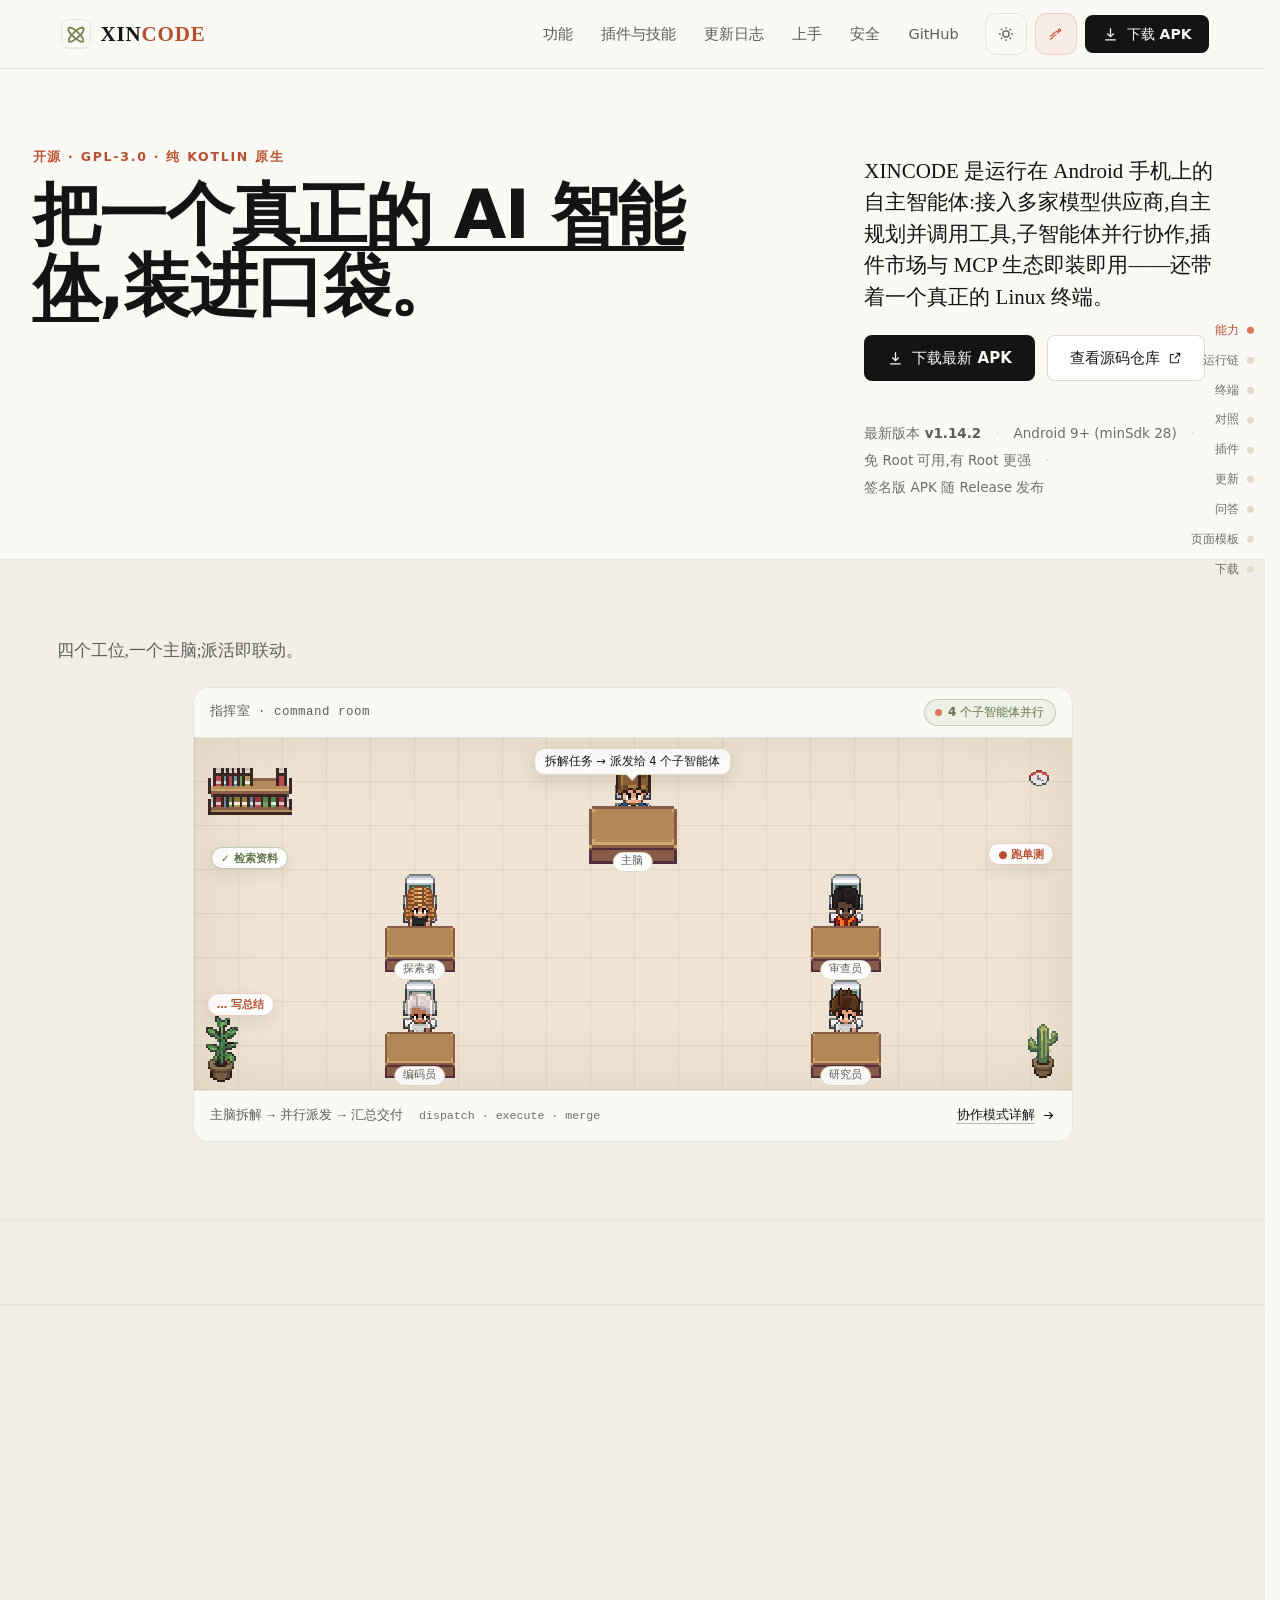
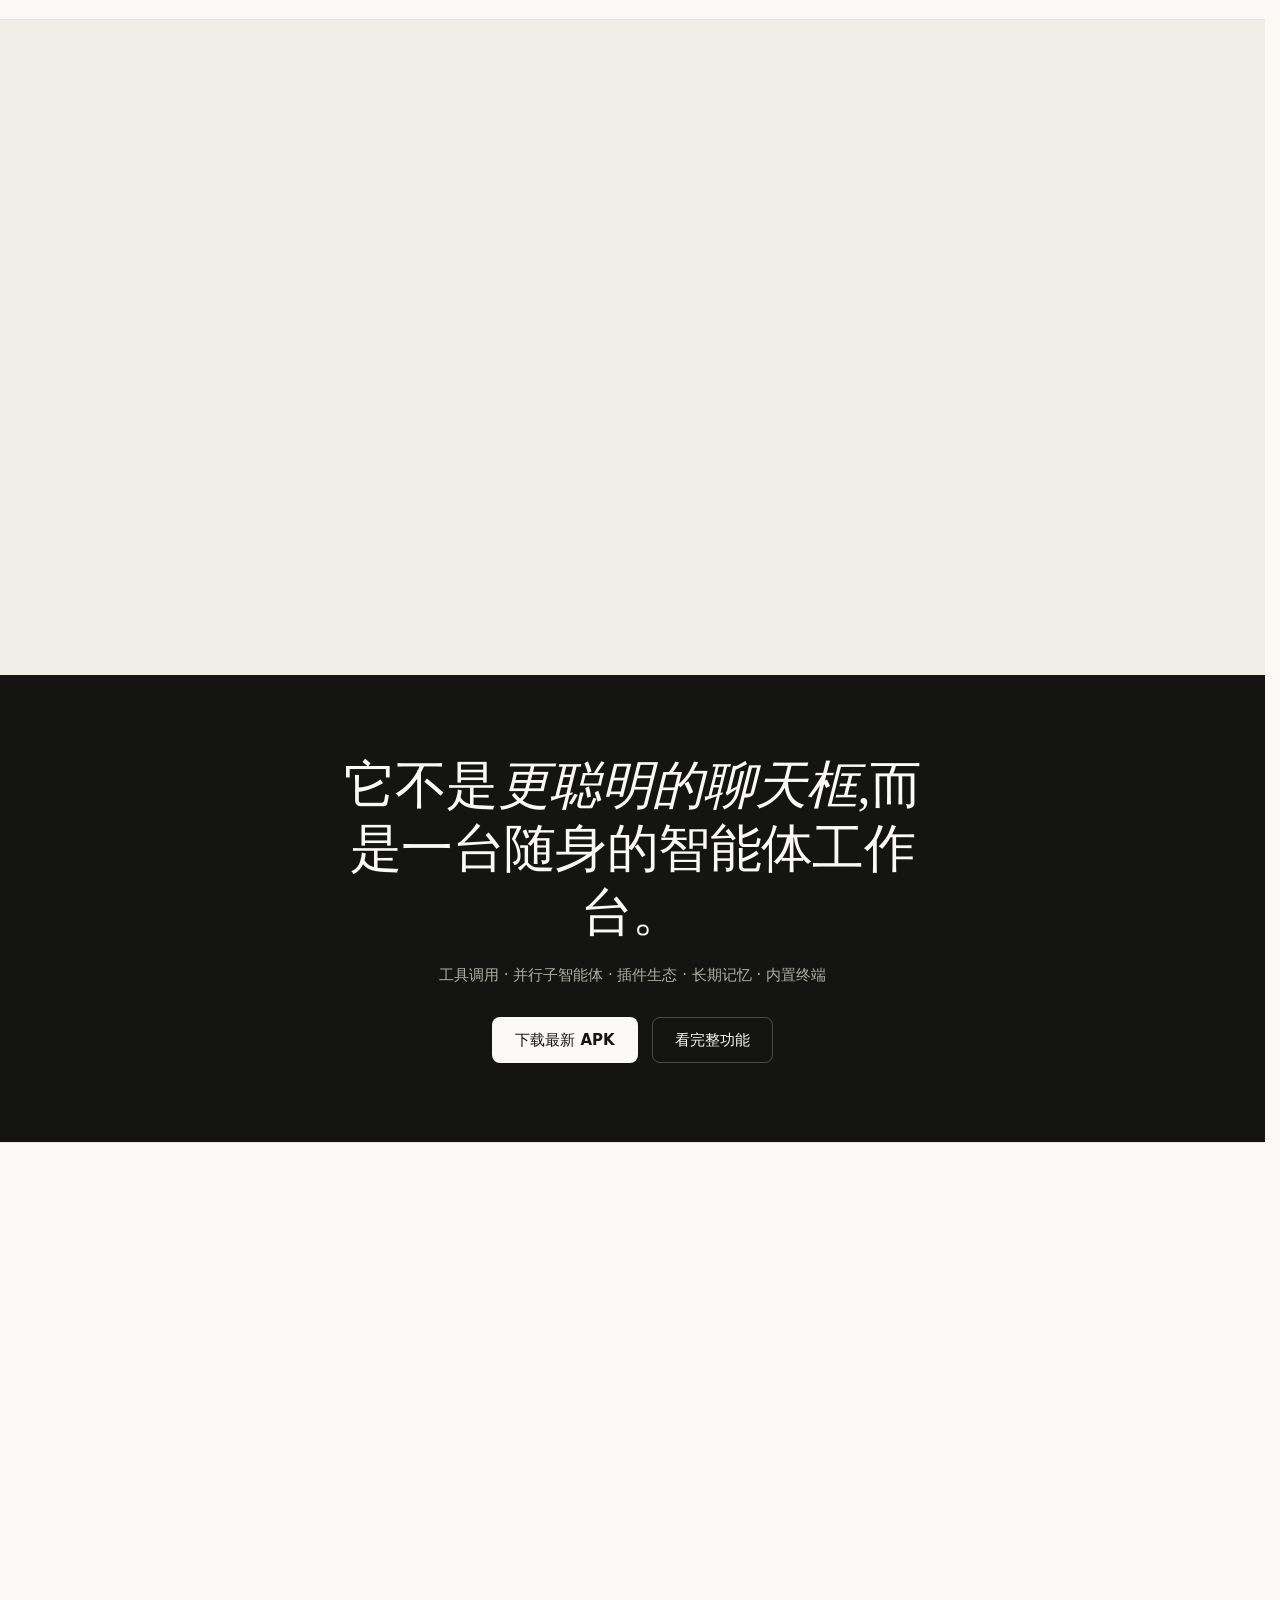
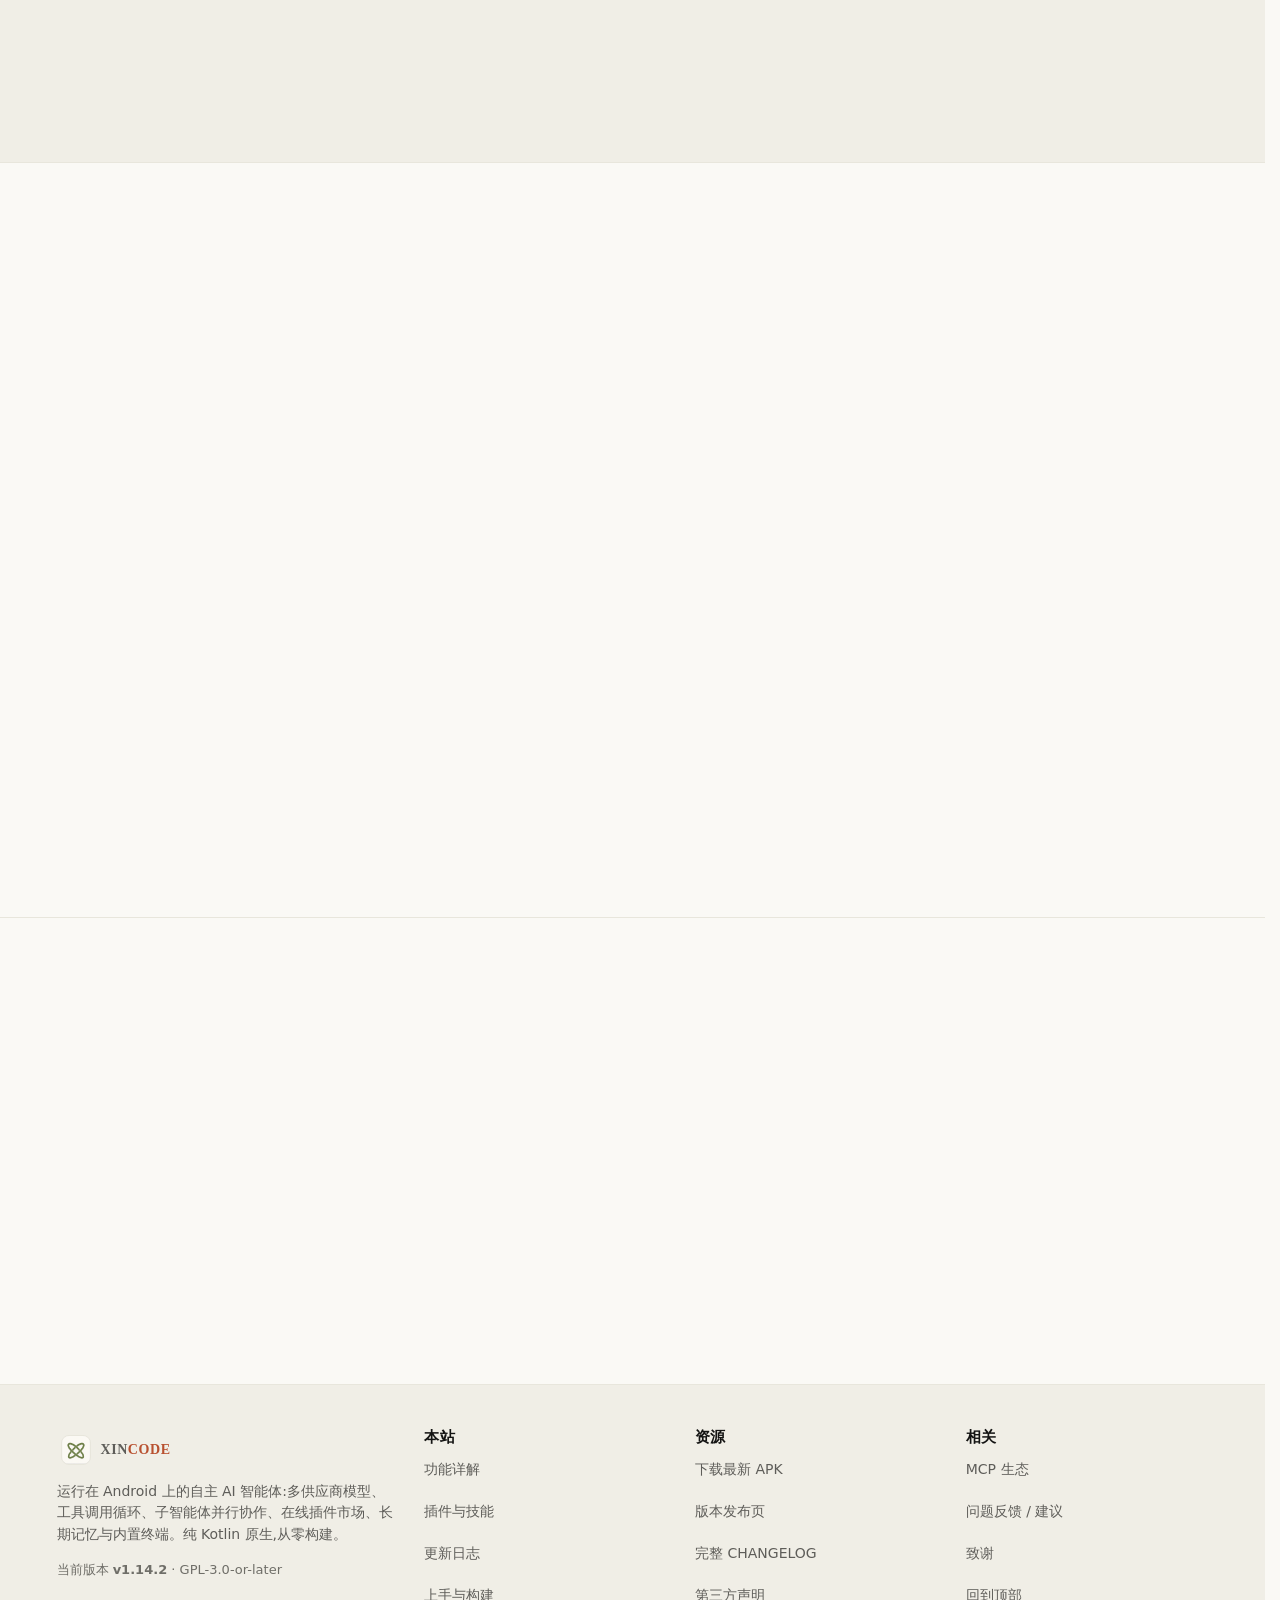
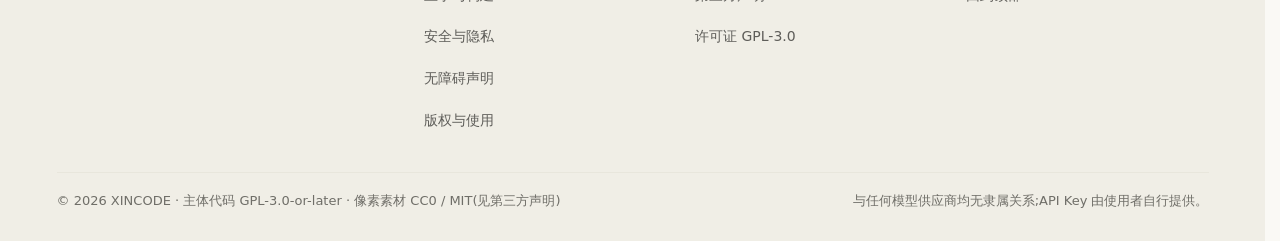
<file: docs/index.html>
<!DOCTYPE html>
<html lang="zh-CN">
<head>
<meta charset="UTF-8">
<meta http-equiv="Content-Security-Policy" content="default-src 'self'; base-uri 'none'; object-src 'none'; script-src 'self'; style-src 'self' 'unsafe-inline'; img-src 'self' data:; font-src 'self'; connect-src 'self' https://api.github.com; manifest-src 'self'; frame-src 'none'; form-action 'none'; upgrade-insecure-requests">
<meta name="referrer" content="strict-origin-when-cross-origin">
<meta http-equiv="X-Content-Type-Options" content="nosniff">
<meta name="robots" content="index,follow,max-image-preview:large">
<meta name="viewport" content="width=device-width, initial-scale=1">
<title>XINCODE — 装进口袋的 AI 智能体</title>
<meta name="description" content="XINCODE 是纯 Kotlin 原生的 Android AI 智能体:多供应商模型接入、工具调用循环、子智能体并行协作、在线插件市场与 MCP 生态、长期记忆,以及内置 root 终端与 Ubuntu 环境。开源 GPL-3.0。">
<link rel="canonical" href="https://kusesad-1122.github.io/XINCODE-Public/index.html">
<meta name="color-scheme" content="light dark">
<meta name="theme-color" content="#FAF8F5" media="(prefers-color-scheme: light)">
<meta name="theme-color" content="#181715" media="(prefers-color-scheme: dark)">
<link rel="icon" href="assets/img/app-icon.png" type="image/png">
<link rel="apple-touch-icon" href="assets/img/app-icon.png">
<link rel="manifest" href="manifest.webmanifest">
<meta property="og:type" content="website">
<meta property="og:site_name" content="XINCODE">
<meta property="og:locale" content="zh_CN">
<meta property="og:title" content="XINCODE — 装进口袋的 AI 智能体">
<meta property="og:description" content="XINCODE 是纯 Kotlin 原生的 Android AI 智能体:多供应商模型接入、工具调用循环、子智能体并行协作、在线插件市场与 MCP 生态、长期记忆,以及内置 root 终端与 Ubuntu 环境。开源 GPL-3.0。">
<meta property="og:url" content="https://kusesad-1122.github.io/XINCODE-Public/index.html">
<meta property="og:image" content="https://kusesad-1122.github.io/XINCODE-Public/assets/img/og.png">
<meta property="og:image:width" content="1200">
<meta property="og:image:height" content="630">
<meta name="twitter:card" content="summary_large_image">
<meta name="twitter:title" content="XINCODE — 装进口袋的 AI 智能体">
<meta name="twitter:description" content="XINCODE 是纯 Kotlin 原生的 Android AI 智能体:多供应商模型接入、工具调用循环、子智能体并行协作、在线插件市场与 MCP 生态、长期记忆,以及内置 root 终端与 Ubuntu 环境。开源 GPL-3.0。">
<meta name="twitter:image" content="https://kusesad-1122.github.io/XINCODE-Public/assets/img/og.png">
<link rel="stylesheet" href="assets/site.css">
<script src="assets/theme-init.js"></script>
<script src="assets/site.js" defer></script>
</head>
<body>
<a class="skip" href="#main">跳到主要内容</a>
<header class="site-header">
  <div class="wrap nav">
    <a class="brand" href="index.html">
      <img src="assets/img/app-icon.png" alt="" width="30" height="30">
      <span>XIN<span class="code">CODE</span></span>
    </a>
    <nav class="nav-links" aria-label="主导航">
        <a href="features.html">功能</a>
        <a href="plugins.html">插件与技能</a>
        <a href="changelog.html">更新日志</a>
        <a href="guide.html">上手</a>
        <a href="security.html">安全</a>
        <a href="https://github.com/kusesad-1122/XINCODE-Public" target="_blank" rel="noopener noreferrer">GitHub<span class="visually-hidden">(在新标签页打开)</span></a>
    </nav>
    <div class="nav-actions">
      <button class="icon-btn" type="button" data-theme-toggle aria-pressed="false" aria-label="切换到深色主题"><svg viewBox="0 0 24 24" width="18" height="18" fill="none" stroke="currentColor" stroke-width="1.8" aria-hidden="true"><circle cx="12" cy="12" r="4.2"/><path d="M12 2.6v2.4M12 19v2.4M2.6 12H5M19 12h2.4M5.4 5.4l1.7 1.7M16.9 16.9l1.7 1.7M18.6 5.4l-1.7 1.7M7.1 16.9l-1.7 1.7"/></svg></button>
      <button class="icon-btn motion-btn" type="button" data-motion-toggle aria-pressed="false" aria-label="开启动效"><svg viewBox="0 0 24 24" width="17" height="17" fill="none" stroke="currentColor" stroke-width="1.7" aria-hidden="true"><path d="M4 14.5c2.2 0 3-1.2 4.5-3s3.3-3.5 5-3.5 2.7 1.2 3.2 2.4M4 18.5c2.2 0 3-1.2 4.5-3s3.3-3.5 5-3.5"/><circle cx="17.5" cy="6" r="1.6"/></svg></button>
      <a class="btn btn-sm" href="https://github.com/kusesad-1122/XINCODE-Public/releases/latest/download/app-release.apk"><svg viewBox="0 0 24 24" width="17" height="17" fill="none" stroke="currentColor" stroke-width="1.8" aria-hidden="true"><path d="M12 3v12M7.5 10.5 12 15l4.5-4.5M4.5 19.5h15"/></svg>下载 APK</a>
      <button class="icon-btn nav-toggle" type="button" data-menu-toggle aria-expanded="false" aria-controls="site-menu" aria-label="打开导航菜单"><svg viewBox="0 0 24 24" width="20" height="20" fill="none" stroke="currentColor" stroke-width="1.8" aria-hidden="true"><path d="M4 7h16M4 12h16M4 17h16"/></svg></button>
    </div>
  </div>
  <nav id="site-menu" class="wrap" aria-label="移动端导航" hidden>
      <a href="features.html">功能</a>
      <a href="plugins.html">插件与技能</a>
      <a href="changelog.html">更新日志</a>
      <a href="guide.html">上手</a>
      <a href="security.html">安全</a>
      <a href="https://github.com/kusesad-1122/XINCODE-Public" target="_blank" rel="noopener noreferrer">GitHub<span class="visually-hidden">(在新标签页打开)</span></a>
      <a class="btn" href="https://github.com/kusesad-1122/XINCODE-Public/releases/latest/download/app-release.apk"><svg viewBox="0 0 24 24" width="17" height="17" fill="none" stroke="currentColor" stroke-width="1.8" aria-hidden="true"><path d="M12 3v12M7.5 10.5 12 15l4.5-4.5M4.5 19.5h15"/></svg>下载最新 APK</a>
  </nav>
</header>
<nav class="rail" aria-label="本页章节" data-rail>
  <a href="#features"><span class="rail-t">能力</span><span class="dot"></span></a>
  <a href="#runtime"><span class="rail-t">运行链</span><span class="dot"></span></a>
  <a href="#terminal"><span class="rail-t">终端</span><span class="dot"></span></a>
  <a href="#compare"><span class="rail-t">对照</span><span class="dot"></span></a>
  <a href="#plugins"><span class="rail-t">插件</span><span class="dot"></span></a>
  <a href="#changelog"><span class="rail-t">更新</span><span class="dot"></span></a>
  <a href="#faq"><span class="rail-t">问答</span><span class="dot"></span></a>
  <a href="#templates"><span class="rail-t">页面模板</span><span class="dot"></span></a>
  <a href="#download"><span class="rail-t">下载</span><span class="dot"></span></a>
</nav>
<main id="main" tabindex="-1">
<div class="read-progress" data-progress aria-hidden="true"></div>

<!-- 首屏 -->
<div class="wrap hero" id="top">
  <div class="hero-statement">
    <p class="eyebrow-line">开源 · GPL-3.0 · 纯 Kotlin 原生</p>
    <h1>把一个<em>真正的 AI 智能体</em>,装进口袋。</h1>
  </div>
  <div class="hero-aside">
    <p class="hero-intro">XINCODE 是运行在 Android 手机上的自主智能体:接入多家模型供应商,自主规划并调用工具,子智能体并行协作,插件市场与 MCP 生态即装即用——还带着一个真正的 Linux 终端。</p>
    <div class="btn-row">
      <a class="btn" href="https://github.com/kusesad-1122/XINCODE-Public/releases/latest/download/app-release.apk"><svg viewBox="0 0 24 24" width="17" height="17" fill="none" stroke="currentColor" stroke-width="1.8" aria-hidden="true"><path d="M12 3v12M7.5 10.5 12 15l4.5-4.5M4.5 19.5h15"/></svg>下载最新 APK</a>
      <a class="btn btn-ghost" href="https://github.com/kusesad-1122/XINCODE-Public" target="_blank" rel="noopener noreferrer">查看源码仓库 <svg viewBox="0 0 24 24" width="14" height="14" fill="none" stroke="currentColor" stroke-width="1.8" aria-hidden="true"><path d="M14 4h6v6M20 4l-8.5 8.5M18 14v5a1 1 0 0 1-1 1H5a1 1 0 0 1-1-1V7a1 1 0 0 1 1-1h5"/></svg></a>
    </div>
    <p class="hero-meta">
      <span>最新版本 <b data-version>v1.14.2</b></span>
      <span class="sep">·</span>
      <span>Android 9+ (minSdk 28)</span>
      <span class="sep">·</span>
      <span>免 Root 可用,有 Root 更强</span>
      <span class="sep">·</span>
      <span data-version-note>签名版 APK 随 Release 发布</span>
    </p>
  </div>
</div>

<!-- 全宽视觉带:指挥室 -->
<section class="band band-room" aria-label="智能体指挥室示意">
  <div class="wrap">
    <p class="band-note">四个工位,一个主脑;派活即联动。</p>
    <div class="room">
    <div class="room-head">
      <span class="t">指挥室 · command room</span>
      <span class="badge badge-green"><span class="dot"></span>4 个子智能体并行</span>
    </div>
    <div class="room-stage" role="img" aria-label="指挥室示意:主脑在中央拆解任务,四个子智能体工位(探索者、审查员、编码员、研究员)并行执行,任务卡片在工作台之间流转。">
      <img class="room-decor shelf" src="assets/img/pixel/bookshelf.png" alt="" aria-hidden="true" width="84" height="42">
      <img class="room-decor clock" src="assets/img/pixel/clock.png" alt="" aria-hidden="true" width="26" height="52">
      <img class="room-decor plant" src="assets/img/pixel/plant.png" alt="" aria-hidden="true" width="34" height="68">
      <img class="room-decor cactus" src="assets/img/pixel/cactus.png" alt="" aria-hidden="true" width="30" height="60">

      <div class="ws ws-brain" aria-hidden="true">
        <span class="bubble">拆解任务 → 派发给 4 个子智能体</span>
        <img class="pc screen-glow" src="assets/img/pixel/pc_on_2.png" alt="" width="36" height="72">
        <span class="char char-bob" style="background-image:url(assets/img/pixel/char_0.png)"></span>
        <img class="desk-front" src="assets/img/pixel/desk.png" alt="" width="88" height="88">
        <span class="tag">主脑</span>
      </div>

      <div class="ws" aria-hidden="true">
        <img class="pc screen-glow" src="assets/img/pixel/pc_on_1.png" alt="" width="34" height="68">
        <span class="char char-bob" style="background-image:url(assets/img/pixel/char_1.png)"></span>
        <img class="desk-front" src="assets/img/pixel/desk.png" alt="" width="70" height="70">
        <span class="tag">探索者</span>
      </div>
      <div class="ws" aria-hidden="true">
        <img class="pc screen-glow b" src="assets/img/pixel/pc_on_2.png" alt="" width="34" height="68">
        <span class="char char-bob b" style="background-image:url(assets/img/pixel/char_2.png)"></span>
        <img class="desk-front" src="assets/img/pixel/desk.png" alt="" width="70" height="70">
        <span class="tag">审查员</span>
      </div>
      <div class="ws" aria-hidden="true">
        <img class="pc screen-glow c" src="assets/img/pixel/pc_on_3.png" alt="" width="34" height="68">
        <span class="char char-bob c" style="background-image:url(assets/img/pixel/char_3.png)"></span>
        <img class="desk-front" src="assets/img/pixel/desk.png" alt="" width="70" height="70">
        <span class="tag">编码员</span>
      </div>
      <div class="ws" aria-hidden="true">
        <img class="pc screen-glow d" src="assets/img/pixel/pc_on_1.png" alt="" width="34" height="68">
        <span class="char char-bob d" style="background-image:url(assets/img/pixel/char_4.png)"></span>
        <img class="desk-front" src="assets/img/pixel/desk.png" alt="" width="70" height="70">
        <span class="tag">研究员</span>
      </div>

      <span class="chip-float done" style="left:2%;top:31%" aria-hidden="true">✓ 检索资料</span>
      <span class="chip-float d2" style="right:2%;top:30%" aria-hidden="true">● 跑单测</span>
      <span class="chip-float d3" style="left:1.5%;bottom:21%" aria-hidden="true">… 写总结</span>
    </div>
    <div class="room-foot">
      <span>主脑拆解 → 并行派发 → 汇总交付</span>
      <span class="mono">dispatch · execute · merge</span>
      <a class="link-more" href="features.html#collab">协作模式详解 <svg viewBox="0 0 24 24" width="15" height="15" fill="none" stroke="currentColor" stroke-width="1.9" aria-hidden="true"><path d="M5 12h13M13 6.5 18.5 12 13 17.5"/></svg></a>
    </div>
  </div>
  </div>
</section>
<!-- 指标条 -->
<div class="strip">
  <div class="wrap strip-in">
    <div class="cell" data-reveal="up" style="--i:0"><b><span data-count-to="27">27</span> 个在线插件</b>8 大分类,免发版上架</div>
    <div class="cell" data-reveal="up" style="--i:1"><b><span data-count-to="4">4</span> 个专职子智能体</b>探索 / 审查 / 编码 / 研究</div>
    <div class="cell" data-reveal="up" style="--i:2"><b><span data-count-to="8">8</span> 个 Gradle 模块</b>纯 Kotlin,无跨端框架</div>
    <div class="cell" data-reveal="up" style="--i:3"><b><span data-count-to="27">27</span> 条版本记录</b>每版写清改了什么</div>
  </div>
</div>

<!-- 模板 01 · 功能网格 -->
<section class="section section--tinted" id="features" aria-labelledby="h-features">
  <div class="wrap">
      <div class="section-head" data-reveal="up">
        <p class="tpl-label"><span class="tpl-num">01</span>功能网格 · Feature Grid</p>
        <h2 id="h-features">不只是一个聊天框,<br>是一整套智能体工作台。</h2>
        <p class="tpl-intro">这个模板负责「一览」:九项核心能力排成三列卡片,每张卡只讲清一件事——想看细节,点进功能页对应章节。</p>
      </div>
      <div class="grid grid-3" data-reveal-group>
      <article data-reveal="up" style="--i:0" class="card">
        <div class="ic-box"><svg viewBox="0 0 24 24" fill="none" stroke="currentColor" stroke-width="1.7" aria-hidden="true"><path d="M12 3 3.5 7.5v9L12 21l8.5-4.5v-9L12 3Z"/><path d="M12 12 3.7 7.6M12 12l8.3-4.4M12 12v9"/></svg></div>
        <h3>多供应商模型</h3>
        <p>OpenAI Chat Completions / Responses、DeepSeek、Anthropic 等路径,自定义端点与模型清单随你配。</p>
        <p style="margin-top:10px"><a class="link-more" href="features.html#provider", ">详见功能页 <svg viewBox="0 0 24 24" width="15" height="15" fill="none" stroke="currentColor" stroke-width="1.9" aria-hidden="true"><path d="M5 12h13M13 6.5 18.5 12 13 17.5"/></svg></a></p>
      </article>
      <article data-reveal="up" style="--i:1" class="card">
        <div class="ic-box"><svg viewBox="0 0 24 24" fill="none" stroke="currentColor" stroke-width="1.7" aria-hidden="true"><path d="M14.7 6.3a3.8 3.8 0 0 0 5 5L21 21l-3 .5-2.3-4.2"/><path d="M4 4l7.5 7.5"/><circle cx="6.5" cy="6.5" r="3.2"/></svg></div>
        <h3>工具调用循环</h3>
        <p>结构化输出、多步工具编排;工具结果必回模型,失败明示不静默,不伪造成功。</p>
        <p style="margin-top:10px"><a class="link-more" href="features.html#tools">详见功能页 <svg viewBox="0 0 24 24" width="15" height="15" fill="none" stroke="currentColor" stroke-width="1.9" aria-hidden="true"><path d="M5 12h13M13 6.5 18.5 12 13 17.5"/></svg></a></p>
      </article>
      <article data-reveal="up" style="--i:2" class="card">
        <div class="ic-box"><svg viewBox="0 0 24 24" fill="none" stroke="currentColor" stroke-width="1.7" aria-hidden="true"><path d="M3 12a9 9 0 0 1 15.5-6.2M21 12a9 9 0 0 1-15.5 6.2"/><path d="M18.5 3v3h-3M5.5 21v-3h3"/></svg></div>
        <h3>运行链不断线</h3>
        <p>通知栏一键中断与审批、多轮任务自动继承前文,杀进程可续跑、可分支重试。</p>
        <p style="margin-top:10px"><a class="link-more" href="features.html#runtime">详见功能页 <svg viewBox="0 0 24 24" width="15" height="15" fill="none" stroke="currentColor" stroke-width="1.9" aria-hidden="true"><path d="M5 12h13M13 6.5 18.5 12 13 17.5"/></svg></a></p>
      </article>
      <article data-reveal="up" style="--i:0" class="card">
        <div class="ic-box"><svg viewBox="0 0 24 24" fill="none" stroke="currentColor" stroke-width="1.7" aria-hidden="true"><circle cx="12" cy="5.5" r="2.6"/><circle cx="5" cy="17" r="2.6"/><circle cx="19" cy="17" r="2.6"/><path d="M10.3 7.7 6.6 14.6M13.7 7.7l3.7 6.9M7.6 17h8.8"/></svg></div>
        <h3>计划与协作模式</h3>
        <p>计划模式可视化任务卡;协作模式下主脑并行派活给专职子智能体,汇总回主脑。</p>
        <p style="margin-top:10px"><a class="link-more" href="features.html#collab">详见功能页 <svg viewBox="0 0 24 24" width="15" height="15" fill="none" stroke="currentColor" stroke-width="1.9" aria-hidden="true"><path d="M5 12h13M13 6.5 18.5 12 13 17.5"/></svg></a></p>
      </article>
      <article data-reveal="up" style="--i:1" class="card">
        <div class="ic-box"><svg viewBox="0 0 24 24" fill="none" stroke="currentColor" stroke-width="1.7" aria-hidden="true"><rect x="3" y="4" width="18" height="12" rx="2"/><path d="M8 20h8M12 16v4M7.5 11.5l1.8-1.8 1.7 1.7 2.4-2.6 1.6 1.6"/></svg></div>
        <h3>指挥室</h3>
        <p>像素风实时动画:每个子智能体一个工位,派活即联动,进度一眼可见。</p>
        <p style="margin-top:10px"><a class="link-more" href="features.html#room">详见功能页 <svg viewBox="0 0 24 24" width="15" height="15" fill="none" stroke="currentColor" stroke-width="1.9" aria-hidden="true"><path d="M5 12h13M13 6.5 18.5 12 13 17.5"/></svg></a></p>
      </article>
      <article data-reveal="up" style="--i:2" class="card">
        <div class="ic-box"><svg viewBox="0 0 24 24" fill="none" stroke="currentColor" stroke-width="1.7" aria-hidden="true"><rect x="3" y="4" width="18" height="16" rx="2"/><path d="M7 10l2.5 2L7 14M12.5 15h4.5"/></svg></div>
        <h3>终端与 Ubuntu</h3>
        <p>内置 root 终端与 Ubuntu 环境(root + chroot 自动部署),常用开发环境一键装。</p>
        <p style="margin-top:10px"><a class="link-more" href="features.html#terminal">详见功能页 <svg viewBox="0 0 24 24" width="15" height="15" fill="none" stroke="currentColor" stroke-width="1.9" aria-hidden="true"><path d="M5 12h13M13 6.5 18.5 12 13 17.5"/></svg></a></p>
      </article>
      <article data-reveal="up" style="--i:0" class="card">
        <div class="ic-box"><svg viewBox="0 0 24 24" fill="none" stroke="currentColor" stroke-width="1.7" aria-hidden="true"><path d="M12 3.5a4 4 0 0 1 4 4v1a4 4 0 0 1-1 8.5h-1V20h-4v-3H9a4 4 0 0 1-1-8.5v-1a4 4 0 0 1 4-4Z"/><path d="M12 3.5v6M9.5 9.5h5"/></svg></div>
        <h3>长期记忆</h3>
        <p>FTS 全文 + 向量语义双检索;普通对话互通,项目对话按项目隔离。</p>
        <p style="margin-top:10px"><a class="link-more" href="features.html#memory">详见功能页 <svg viewBox="0 0 24 24" width="15" height="15" fill="none" stroke="currentColor" stroke-width="1.9" aria-hidden="true"><path d="M5 12h13M13 6.5 18.5 12 13 17.5"/></svg></a></p>
      </article>
      <article data-reveal="up" style="--i:1" class="card">
        <div class="ic-box"><svg viewBox="0 0 24 24" fill="none" stroke="currentColor" stroke-width="1.7" aria-hidden="true"><path d="M12 3.5a8.5 8.5 0 1 0 8.5 8.5"/><path d="M12 7.5A4.5 4.5 0 1 0 16.5 12"/><path d="M20.5 3.5v4h-4"/></svg></div>
        <h3>上下文与成本</h3>
        <p>输入框旁上下文圆环、实时 token 与缓存命中、可配压缩阈值、人民币成本显示。</p>
        <p style="margin-top:10px"><a class="link-more" href="features.html#context">详见功能页 <svg viewBox="0 0 24 24" width="15" height="15" fill="none" stroke="currentColor" stroke-width="1.9" aria-hidden="true"><path d="M5 12h13M13 6.5 18.5 12 13 17.5"/></svg></a></p>
      </article>
      <article data-reveal="up" style="--i:2" class="card">
        <div class="ic-box"><svg viewBox="0 0 24 24" fill="none" stroke="currentColor" stroke-width="1.7" aria-hidden="true"><rect x="3.5" y="3.5" width="7" height="7" rx="1.6"/><rect x="13.5" y="3.5" width="7" height="7" rx="1.6"/><rect x="3.5" y="13.5" width="7" height="7" rx="1.6"/><path d="M17 13.5v7M13.5 17h7"/></svg></div>
        <h3>插件与技能</h3>
        <p>27 个在线插件、MCP 双传输、技能按场景自动引用,云端上架免发版。</p>
        <p style="margin-top:10px"><a class="link-more" href="features.html#plugins">详见功能页 <svg viewBox="0 0 24 24" width="15" height="15" fill="none" stroke="currentColor" stroke-width="1.9" aria-hidden="true"><path d="M5 12h13M13 6.5 18.5 12 13 17.5"/></svg></a></p>
      </article>
      </div>
    </div>
  </section>

<!-- 模板 02 · 左右分栏 -->
<section class="section" id="runtime" aria-labelledby="h-runtime">
  <div class="wrap">
      <div class="section-head" data-reveal="up">
        <p class="tpl-label"><span class="tpl-num">02</span>左右分栏 · Split</p>
        <h2 id="h-runtime">长任务跑得完,也停得住。</h2>
        <p class="tpl-intro">这个模板负责「解释 + 举证」:左边讲运行链的三条规则,右边用一次真实任务的流水面板,展示审批、续跑与多轮继承长什么样。</p>
      </div>
    <div class="feature-split">
      <div data-reveal="left">
        <ul class="checklist">
          <li><svg viewBox="0 0 24 24" fill="none" stroke="currentColor" stroke-width="2" aria-hidden="true"><path d="M5 12h13M13 6.5 18.5 12 13 17.5"/></svg><span><b>通知栏一键中断</b>——切后台、杀 UI 也能真停,停的是执行链本身,不是只关界面。</span></li>
          <li><svg viewBox="0 0 24 24" fill="none" stroke="currentColor" stroke-width="2" aria-hidden="true"><path d="M5 12h13M13 6.5 18.5 12 13 17.5"/></svg><span><b>敏感操作真审批</b>——执行链真的暂停等你回执,无回执不执行;拒绝后模型基于拒绝理由换方案重判。</span></li>
          <li><svg viewBox="0 0 24 24" fill="none" stroke="currentColor" stroke-width="2" aria-hidden="true"><path d="M5 12h13M13 6.5 18.5 12 13 17.5"/></svg><span><b>多轮不断片</b>——同一任务有 Thread / Turn 身份,第二轮自动继承第一轮结论,不再全文重灌。</span></li>
          <li><svg viewBox="0 0 24 24" fill="none" stroke="currentColor" stroke-width="2" aria-hidden="true"><path d="M5 12h13M13 6.5 18.5 12 13 17.5"/></svg><span><b>杀进程可续跑</b>——运行流水落盘,可续跑、可分支重试;工具结果必回模型,失败明示不静默。</span></li>
        </ul>
        <p style="margin-top:22px"><a class="link-more" href="features.html#runtime">运行链细节 <svg viewBox="0 0 24 24" width="15" height="15" fill="none" stroke="currentColor" stroke-width="1.9" aria-hidden="true"><path d="M5 12h13M13 6.5 18.5 12 13 17.5"/></svg></a></p>
      </div>
      <div class="panel" data-reveal="right">
        <h3 style="margin-bottom:14px">一次真实的任务流水</h3>
        <div class="badge-row" style="margin-bottom:16px">
          <span class="badge badge-green">已完成 3 步</span>
          <span class="badge badge-amber">等待审批 1 次</span>
          <span class="badge">Thread 1.14.2-fix</span>
        </div>
        <ol style="list-style:none;padding:0;margin:0;display:grid;gap:12px">
          <li style="display:grid;grid-template-columns:22px 1fr;gap:10px"><span style="color:var(--green)">✓</span><span><b>梳理仓库结构</b><br><span class="meta mono">code_graph · 0.8s</span></span></li>
          <li style="display:grid;grid-template-columns:22px 1fr;gap:10px"><span style="color:var(--green)">✓</span><span><b>定位失败用例</b><br><span class="meta mono">grep + 读文件 · 3 次调用</span></span></li>
          <li style="display:grid;grid-template-columns:22px 1fr;gap:10px"><span style="color:var(--amber)">●</span><span><b>改写构建脚本</b><br><span class="meta mono">写文件属于敏感操作 → 通知栏等待回执</span></span></li>
          <li style="display:grid;grid-template-columns:22px 1fr;gap:10px"><span style="color:var(--faint)">…</span><span><b>回归验证</b><br><span class="meta mono">等待上一步</span></span></li>
        </ol>
        <p class="meta" style="margin-top:18px">上图为界面结构示意,用于说明审批与续跑的关系。</p>
      </div>
    </div>
  </div>
</section>

<!-- 模板 03 · 终端面板 -->
<section class="section section--tinted" id="terminal" aria-labelledby="h-terminal">
  <div class="wrap">
      <div class="section-head" data-reveal="up">
        <p class="tpl-label"><span class="tpl-num">03</span>终端面板 · Code Panel</p>
        <h2 id="h-terminal">手机上真的能写代码。</h2>
        <p class="tpl-intro">这个模板负责「演示」:用等宽字体的终端面板摆出真实命令与产物路径,右边补上环境与技能说明——比截图更省体积,也不用图片替代文本。</p>
      </div>
    <div class="feature-split">
      <div class="panel" style="padding:22px" data-reveal="left">
        <div class="term" role="img" aria-label="终端示意:以 root 身份在手机内置 Ubuntu 环境里装 JDK、执行 Gradle 构建并得到 APK 产物。">
<span class="p">root@xincode</span>:<span class="c">/sdcard/projects/xincode</span>$ whoami
root
<span class="p">root@xincode</span>:<span class="c">/sdcard/projects/xincode</span>$ apt install -y openjdk-17-jdk
<span class="ok">✓ 已安装</span> openjdk-17-jdk (Ubuntu 24.04 · arm64)
<span class="p">root@xincode</span>:<span class="c">/sdcard/projects/xincode</span>$ ./gradlew :app:assembleDebug
<span class="ok">BUILD SUCCESSFUL</span> in 3m 12s
<span class="p">root@xincode</span>:<span class="c">/sdcard/projects/xincode</span>$ ls app/build/outputs/apk/debug/
app-debug.apk
</div>
        <p class="meta" style="margin-top:10px">终端示意,非实机截图;命令与产物路径与项目一致。</p>
      </div>
      <div data-reveal="right">
        <ul class="checklist">
          <li><svg viewBox="0 0 24 24" fill="none" stroke="currentColor" stroke-width="2" aria-hidden="true"><path d="M5 12h13M13 6.5 18.5 12 13 17.5"/></svg><span><b>免 Root 也能用</b>基础功能开箱即用;有 Root 时终端与 Ubuntu 环境解锁更彻底。</span></li>
          <li><svg viewBox="0 0 24 24" fill="none" stroke="currentColor" stroke-width="2" aria-hidden="true"><path d="M5 12h13M13 6.5 18.5 12 13 17.5"/></svg><span><b>技能包</b>安全代码审计、逆向分析、APK 构建 / 反编译 / 更新、LSPosed 模块开发。</span></li>
          <li><svg viewBox="0 0 24 24" fill="none" stroke="currentColor" stroke-width="2" aria-hidden="true"><path d="M5 12h13M13 6.5 18.5 12 13 17.5"/></svg><span><b>文件不出设备</b>命令在本机执行,产出的 APK 与日志留在你的存储里。</span></li>
        </ul>
        <p style="margin-top:22px"><a class="link-more" href="features.html#terminal">终端与环境 <svg viewBox="0 0 24 24" width="15" height="15" fill="none" stroke="currentColor" stroke-width="1.9" aria-hidden="true"><path d="M5 12h13M13 6.5 18.5 12 13 17.5"/></svg></a></p>
      </div>
    </div>
  </div>
</section>

<!-- 深色声明带 -->
<section class="band band-dark" aria-labelledby="h-statement">
  <div class="wrap">
    <p class="band-statement" id="h-statement">它不是<em>更聪明的聊天框</em>,而是一台随身的智能体工作台。</p>
    <p class="band-sub">工具调用 · 并行子智能体 · 插件生态 · 长期记忆 · 内置终端</p>
    <div class="band-row">
      <a class="btn btn-light" href="https://github.com/kusesad-1122/XINCODE-Public/releases/latest/download/app-release.apk">下载最新 APK</a>
      <a class="btn btn-ghost" href="features.html">看完整功能</a>
    </div>
  </div>
</section>

<!-- 模板 04 · 对照表 -->
<section class="section" id="compare" aria-labelledby="h-compare">
  <div class="wrap">
      <div class="section-head" data-reveal="up">
        <p class="tpl-label"><span class="tpl-num">04</span>对照表 · Compare Table</p>
        <h2 id="h-compare">和普通聊天工具,差在哪。</h2>
        <p class="tpl-intro">这个模板负责「对比」:挑六个最常被问到的场景,左边是普通聊天工具的做法,右边是 XINCODE 的做法,不吹不抽象。</p>
      </div>
    <div class="table-scroll" data-reveal="up">
      <table>
        <caption>同样是「问 AI 一件事」,差别在能不能把事情做完</caption>
        <thead><tr><th scope="col">场景</th><th scope="col">普通聊天工具</th><th scope="col">XINCODE</th></tr></thead>
        <tbody>
          <tr data-reveal="up" style="--i:0"><th scope="row">长任务</th><td>关掉界面就断,只能干等或强杀</td><td class="is-good">通知栏可中断 / 可审批,后台继续跑;杀进程还能从断点续跑</td></tr>
          <tr data-reveal="up" style="--i:1"><th scope="row">工具调用</th><td>最多帮你查个网页、生成一段文字</td><td class="is-good">真实工具循环:文件、终端、MCP、在线插件都算数,结果必回模型</td></tr>
          <tr data-reveal="up" style="--i:2"><th scope="row">并行</th><td>一问一答,单线程推进</td><td class="is-good">主脑拆解任务,多个子智能体并行开工,结论汇总回主脑</td></tr>
          <tr data-reveal="up" style="--i:0"><th scope="row">记忆</th><td>关掉就忘,下次从头讲</td><td class="is-good">FTS 全文 + 向量语义双检索;普通对话互通,项目内按项目隔离</td></tr>
          <tr data-reveal="up" style="--i:1"><th scope="row">扩展</th><td>等厂商排期发版</td><td class="is-good">插件目录从云端实时拉取,新插件上架不必等应用更新</td></tr>
          <tr data-reveal="up" style="--i:2"><th scope="row">成本</th><td>只看到用了多少 token</td><td class="is-good">上下文圆环 + 缓存命中 + 人民币成本,压缩阈值可自己调</td></tr>
        </tbody>
      </table>
    </div>
  </div>
</section>

<!-- 模板 05 · 卡片橱窗 -->
<section class="section section--tinted" id="plugins" aria-labelledby="h-plugins">
  <div class="wrap">
      <div class="section-head" data-reveal="up">
        <p class="tpl-label"><span class="tpl-num">05</span>卡片橱窗 · Showcase</p>
        <h2 id="h-plugins">开箱即连的插件生态。</h2>
        <p class="tpl-intro">这个模板负责「陈列」:用卡片墙摆出插件、MCP 与技能,每张卡带分类与鉴权徽标;完整清单在插件页可搜索、按分类筛选。</p>
      </div>
      <div class="grid grid-3" data-reveal-group>
      <article data-reveal="up" style="--i:0" class="card"><h3>Open-Meteo 实时天气</h3><p>全球任意经纬度的实时天气、风速与空气质量。免密钥,装完即用。</p><p class="badge-row" style="margin-top:12px"><span class="badge badge-brand">气象预报</span><span class="badge">免密钥</span></p></article>
      <article data-reveal="up" style="--i:1" class="card"><h3>Frankfurter 汇率</h3><p>欧洲央行参考汇率,160+ 货币的实时与历史换算。</p><p class="badge-row" style="margin-top:12px"><span class="badge badge-brand">金融财经</span><span class="badge">免密钥</span></p></article>
      <article data-reveal="up" style="--i:2" class="card"><h3>OpenLibrary 图书</h3><p>千万级开放图书目录:搜书、查版本、ISBN 直取。</p><p class="badge-row" style="margin-top:12px"><span class="badge badge-brand">知识百科</span><span class="badge">免密钥</span></p></article>
      <article data-reveal="up" style="--i:0" class="card"><h3>GitHub 仓库</h3><p>查任意公开仓库的星数、fork 与简介,给的就是真实数据。</p><p class="badge-row" style="margin-top:12px"><span class="badge badge-brand">开发运维</span><span class="badge">免密钥</span></p></article>
      <article data-reveal="up" style="--i:1" class="card"><h3>GitHub 远程 MCP</h3><p>官方远程 MCP,免 root / 免 node;AI 直接用 GitHub API 管仓库、PR、Issue。</p><p class="badge-row" style="margin-top:12px"><span class="badge badge-brand">MCP</span><span class="badge">需登录授权</span></p></article>
      <article data-reveal="up" style="--i:2" class="card"><h3>Exa 神经检索</h3><p>基于语义的专业网页深度检索与正文提取,填一次 Key 即可用。</p><p class="badge-row" style="margin-top:12px"><span class="badge badge-brand">开发运维</span><span class="badge">需 Key</span></p></article>
      </div>
      <p style="margin-top:26px" data-reveal="up"><a class="link-more" href="plugins.html">查看全部 27 个在线插件、MCP 与技能包 <svg viewBox="0 0 24 24" width="15" height="15" fill="none" stroke="currentColor" stroke-width="1.9" aria-hidden="true"><path d="M5 12h13M13 6.5 18.5 12 13 17.5"/></svg></a></p>
    </div>
  </section>

<!-- 模板 06 · 时间线 -->
<section class="section" id="changelog" aria-labelledby="h-changelog">
  <div class="wrap">
      <div class="section-head" data-reveal="up">
        <p class="tpl-label"><span class="tpl-num">06</span>时间线 · Timeline</p>
        <h2 id="h-changelog">迭代很快,条条有据。</h2>
        <p class="tpl-intro">这个模板负责「留痕」:版本卡片按时间倒序排列,内容实时取自 GitHub Release;网络不可用或禁用脚本时,回退到构建时的静态快照。</p>
      </div>
    <div class="timeline" data-release-list="3" data-cap-headings="2" data-cap-items="3" data-reveal-group>
<article data-reveal="up" style="--i:0" class="release">
        <div class="v"><b>v1.14.2</b><time datetime="2026-09-10">2026-09-10</time><span class="badge badge-green">最新</span></div>
        <h3>修复项目知识库删除闪退</h3>
        <ul>
          <li>记忆索引触发器改写为 BEFORE + 直接删索引行,删除不再触发 SQL logic error。</li>
          <li>新增 50→51 迁移重建触发器并 rebuild 索引,老库升级即修复,无需重装。</li>
          <li>顺带修好「清空所有数据」与召回计数的同类崩溃;「关于」页新增官网入口。</li>
        </ul>
      </article>
      <article data-reveal="up" style="--i:1" class="release">
        <div class="v"><b>v1.14.1</b><time datetime="2026-09-07">2026-09-07</time></div>
        <h3>在线插件 3 → 27、技能场景自动引用</h3>
        <ul>
          <li>在线插件注册表扩至 27 个 / 8 分类,每个端点上线前都调通返回 200 才收录。</li>
          <li>插件页拆四个页签,在线页加搜索、分类 chips、免登 / 需 Key 筛选与排序。</li>
          <li>每回合按输入自动匹配技能,命中附用法摘要进上下文,未命中零成本。</li>
        </ul>
      </article>
      <article data-reveal="up" style="--i:2" class="release">
        <div class="v"><b>v1.14.0</b><time datetime="2026-09-06">2026-09-06</time></div>
        <h3>在线插件上线 + 运行链重构</h3>
        <ul>
          <li>插件目录改为云端拉取,失败回退本地缓存;出站守卫 NetGuard 拒绝私网与环回地址。</li>
          <li>新增 App Server 双向层:通知栏可中断 / 追发输入 / 回审批,核心侧持续推送进度。</li>
          <li>任务有了 Thread / Turn 身份,多轮执行自动继承前轮结论。</li>
        </ul>
      </article>
      <article data-reveal="up" style="--i:0" class="release">
        <div class="v"><b>v1.13.4</b><time datetime="2026-09-06">2026-09-06</time></div>
        <h3>对话体验与插件市场重构</h3>
        <ul>
          <li>工具卡默认收起成一行摘要,计划卡默认折叠,多步工具收进「执行了 N 步」。</li>
          <li>思考折叠仿 Claude:一行摘要,点开才展开完整思考。</li>
          <li>对话产出(Artifacts)抽屉:列出本会话生成的文档、文件与图片。</li>
        </ul>
      </article>
    </div>
    <p style="margin-top:24px" data-reveal="up"><a class="link-more" href="changelog.html">完整更新日志 <svg viewBox="0 0 24 24" width="15" height="15" fill="none" stroke="currentColor" stroke-width="1.9" aria-hidden="true"><path d="M5 12h13M13 6.5 18.5 12 13 17.5"/></svg></a></p>
  </div>
</section>

<!-- 模板 07 · 折叠问答 -->
<section class="section section--tinted" id="faq" aria-labelledby="h-faq">
  <div class="wrap">
      <div class="section-head" data-reveal="up">
        <p class="tpl-label"><span class="tpl-num">07</span>折叠问答 · Accordion</p>
        <h2 id="h-faq">常见问题。</h2>
        <p class="tpl-intro">这个模板负责「答疑」:安装、密钥、数据与更新这类高频问题折叠收起,展开即读,不占版面;答案与「上手」页保持一致。</p>
      </div>
    <div class="faq" data-reveal-group>
        <details data-reveal="up" style="--i:0">
          <summary>必须 Root 才能用吗?</summary>
          <p>不必须。基础功能(对话、工具调用、插件、记忆)免 Root 可用;Root 之后终端与内置 Ubuntu 环境权限更彻底,适合编译、反编译这类重度场景。</p>
        </details>
        <details data-reveal="up" style="--i:1">
          <summary>应用自带模型额度吗?</summary>
          <p>不带。XINCODE 不内置任何托管密钥,也不代理你的请求——端点与 API Key 由你自己填,费用直接结算给你的供应商。</p>
        </details>
        <details data-reveal="up" style="--i:0">
          <summary>支持哪些模型服务?</summary>
          <p>OpenAI Chat Completions 兼容端点、OpenAI Responses、DeepSeek、Anthropic,以及自定义端点与模型清单。</p>
        </details>
        <details data-reveal="up" style="--i:1">
          <summary>手机上真能跑终端和构建吗?</summary>
          <p>可以。内置 root 终端;需要完整环境时一键部署 Ubuntu(root + chroot 自动完成),之后用 apt 装 JDK 等依赖,构建产物直接落在你的存储里。</p>
        </details>
        <details data-reveal="up" style="--i:0">
          <summary>我的数据会被上传吗?</summary>
          <p>对话内容只会发往你自己配置的模型服务;联网搜索与插件调用会把必要参数发到对应服务。没有广告 SDK、没有第三方分析、没有账号体系。</p>
        </details>
        <details data-reveal="up" style="--i:1">
          <summary>怎么更新到新版本?</summary>
          <p>应用内:设置 → 关于 → 检查更新;或从 Release 页下载签名 APK 覆盖安装。数据库升级会自动完成,记忆条目不会丢。</p>
        </details>
    </div>
    <p style="margin-top:22px" data-reveal="up"><a class="link-more" href="guide.html#faq">更多问题与构建步骤 <svg viewBox="0 0 24 24" width="15" height="15" fill="none" stroke="currentColor" stroke-width="1.9" aria-hidden="true"><path d="M5 12h13M13 6.5 18.5 12 13 17.5"/></svg></a></p>
  </div>
</section>

<!-- 模板 08 · 页面模板总览 -->
<section class="section" id="templates" aria-labelledby="h-templates">
  <div class="wrap">
      <div class="section-head" data-reveal="up">
        <p class="tpl-label"><span class="tpl-num">08</span>页面模板总览 · Sitemap</p>
        <h2 id="h-templates">官网页面模板一览。</h2>
        <p class="tpl-intro">这个模板负责「导航」:把官网每个页面当成一套模板,写清它用什么布局、负责什么内容——需要什么直接点进去。</p>
      </div>
    <div class="page-grid" data-reveal-group>
        <a class="page-card" href="index.html" data-reveal="up" style="--i:0">
          <span class="page-card__tpl">模板流 · 纵向排布</span>
          <h3>首页</h3>
          <p>本页:模板区块一路往下,总览能力、生态与更新,末尾给下载入口。</p>
          <span class="page-card__go">打开页面 <svg viewBox="0 0 24 24" width="14" height="14" fill="none" stroke="currentColor" stroke-width="1.9" aria-hidden="true"><path d="M5 12h13M13 6.5 18.5 12 13 17.5"/></svg></span>
        </a>
        <a class="page-card" href="features.html" data-reveal="up" style="--i:1">
          <span class="page-card__tpl">侧栏目录 · 长文</span>
          <h3>功能详解</h3>
          <p>把十二块能力逐条写清楚,左侧目录跟随滚动高亮,适合通读或按需跳转。</p>
          <span class="page-card__go">打开页面 <svg viewBox="0 0 24 24" width="14" height="14" fill="none" stroke="currentColor" stroke-width="1.9" aria-hidden="true"><path d="M5 12h13M13 6.5 18.5 12 13 17.5"/></svg></span>
        </a>
        <a class="page-card" href="plugins.html" data-reveal="up" style="--i:2">
          <span class="page-card__tpl">筛选列表 · 卡片墙</span>
          <h3>插件与技能</h3>
          <p>27 个在线插件可搜索、按分类筛选,另有 MCP 服务器与六个技能包清单。</p>
          <span class="page-card__go">打开页面 <svg viewBox="0 0 24 24" width="14" height="14" fill="none" stroke="currentColor" stroke-width="1.9" aria-hidden="true"><path d="M5 12h13M13 6.5 18.5 12 13 17.5"/></svg></span>
        </a>
        <a class="page-card" href="changelog.html" data-reveal="up" style="--i:3">
          <span class="page-card__tpl">时间线</span>
          <h3>更新日志</h3>
          <p>按版本倒序排列,内容实时取自 GitHub Release,禁用脚本时回退静态快照。</p>
          <span class="page-card__go">打开页面 <svg viewBox="0 0 24 24" width="14" height="14" fill="none" stroke="currentColor" stroke-width="1.9" aria-hidden="true"><path d="M5 12h13M13 6.5 18.5 12 13 17.5"/></svg></span>
        </a>
        <a class="page-card" href="guide.html" data-reveal="up" style="--i:0">
          <span class="page-card__tpl">步骤指南 · FAQ</span>
          <h3>上手与构建</h3>
          <p>安装、首次配置、源码构建、签名打包、权限说明与常见问题,一页走完。</p>
          <span class="page-card__go">打开页面 <svg viewBox="0 0 24 24" width="14" height="14" fill="none" stroke="currentColor" stroke-width="1.9" aria-hidden="true"><path d="M5 12h13M13 6.5 18.5 12 13 17.5"/></svg></span>
        </a>
        <a class="page-card" href="security.html" data-reveal="up" style="--i:1">
          <span class="page-card__tpl">表格 · 说明文</span>
          <h3>安全与隐私</h3>
          <p>权限模式、敏感操作审批、密钥存储、出站守卫与数据流向,连"做不到的事"也写明。</p>
          <span class="page-card__go">打开页面 <svg viewBox="0 0 24 24" width="14" height="14" fill="none" stroke="currentColor" stroke-width="1.9" aria-hidden="true"><path d="M5 12h13M13 6.5 18.5 12 13 17.5"/></svg></span>
        </a>
        <a class="page-card" href="accessibility.html" data-reveal="up" style="--i:2">
          <span class="page-card__tpl">清单</span>
          <h3>无障碍声明</h3>
          <p>键盘可达、对比度、减弱动效、无脚本可用性的自测清单与已知限制。</p>
          <span class="page-card__go">打开页面 <svg viewBox="0 0 24 24" width="14" height="14" fill="none" stroke="currentColor" stroke-width="1.9" aria-hidden="true"><path d="M5 12h13M13 6.5 18.5 12 13 17.5"/></svg></span>
        </a>
        <a class="page-card" href="terms.html" data-reveal="up" style="--i:3">
          <span class="page-card__tpl">权利对照表</span>
          <h3>版权与使用</h3>
          <p>哪些内容可以引用、哪些属于冒名发布,以及素材许可与安装包来源说明。</p>
          <span class="page-card__go">打开页面 <svg viewBox="0 0 24 24" width="14" height="14" fill="none" stroke="currentColor" stroke-width="1.9" aria-hidden="true"><path d="M5 12h13M13 6.5 18.5 12 13 17.5"/></svg></span>
        </a>
    </div>
  </div>
</section>

<!-- 模板 09 · 行动号召 -->
<section class="section" id="download" aria-labelledby="h-download">
  <div class="wrap" data-reveal="zoom">
    <div class="download-card">
      <div>
        <p class="eyebrow-line" style="color:#E8A88E">Download</p>
        <h2 id="h-download">现在就把它装进手机。</h2>
        <p>Release 页提供正式签名 APK;也可以自行从源码构建,构建方式与签名说明都写在「上手」页。</p>
        <p class="badge-row">
          <span class="badge">版本 <b data-version>v1.14.2</b></span>
          <span class="badge">更新 <b data-apk-date>2026-09-10</b></span>
          <span class="badge">体积 <b data-apk-size>APK</b></span>
        </p>
      </div>
      <div class="dl-actions">
        <a class="btn btn-light" href="https://github.com/kusesad-1122/XINCODE-Public/releases/latest/download/app-release.apk"><svg viewBox="0 0 24 24" width="17" height="17" fill="none" stroke="currentColor" stroke-width="1.8" aria-hidden="true"><path d="M12 3v12M7.5 10.5 12 15l4.5-4.5M4.5 19.5h15"/></svg>下载最新 APK</a>
        <a class="btn btn-outline-light" href="guide.html">从源码构建</a>
        <span class="dl-note">Android 9 及以上 · 不需要 Google Play · 不含广告与追踪</span>
      </div>
    </div>
  </div>
  </div>
</section>
</main>
<footer class="site-footer">
  <div class="wrap">
    <div class="foot-grid">
      <div>
        <a class="brand" href="index.html" style="margin-bottom:10px">
          <img src="assets/img/app-icon.png" alt="" width="30" height="30">
          <span>XIN<span class="code">CODE</span></span>
        </a>
        <p class="about">运行在 Android 上的自主 AI 智能体:多供应商模型、工具调用循环、子智能体并行协作、在线插件市场、长期记忆与内置终端。纯 Kotlin 原生,从零构建。</p>
        <p class="meta">当前版本 <b data-version>v1.14.2</b> · GPL-3.0-or-later</p>
      </div>
      <nav aria-labelledby="foot-site">
        <h2 id="foot-site">本站</h2>
        <ul>
          <li><a href="features.html">功能详解</a></li>
          <li><a href="plugins.html">插件与技能</a></li>
          <li><a href="changelog.html">更新日志</a></li>
          <li><a href="guide.html">上手与构建</a></li>
          <li><a href="security.html">安全与隐私</a></li>
          <li><a href="accessibility.html">无障碍声明</a></li>
          <li><a href="terms.html">版权与使用</a></li>
        </ul>
      </nav>
      <nav aria-labelledby="foot-res">
        <h2 id="foot-res">资源</h2>
        <ul>
          <li><a href="https://github.com/kusesad-1122/XINCODE-Public/releases/latest/download/app-release.apk">下载最新 APK</a></li>
          <li><a href="https://github.com/kusesad-1122/XINCODE-Public/releases" target="_blank" rel="noopener noreferrer">版本发布页<span class="visually-hidden">(在新标签页打开)</span></a></li>
          <li><a href="https://github.com/kusesad-1122/XINCODE-Public/blob/main/CHANGELOG.md" target="_blank" rel="noopener noreferrer">完整 CHANGELOG<span class="visually-hidden">(在新标签页打开)</span></a></li>
          <li><a href="https://github.com/kusesad-1122/XINCODE-Public/blob/main/THIRD-PARTY-NOTICES.md" target="_blank" rel="noopener noreferrer">第三方声明<span class="visually-hidden">(在新标签页打开)</span></a></li>
          <li><a href="https://github.com/kusesad-1122/XINCODE-Public/blob/main/LICENSE" target="_blank" rel="noopener noreferrer">许可证 GPL-3.0<span class="visually-hidden">(在新标签页打开)</span></a></li>
        </ul>
      </nav>
      <nav aria-labelledby="foot-more">
        <h2 id="foot-more">相关</h2>
        <ul>
          <li><a href="https://modelcontextprotocol.io" target="_blank" rel="noopener noreferrer">MCP 生态<span class="visually-hidden">(在新标签页打开)</span></a></li>
          <li><a href="https://github.com/kusesad-1122/XINCODE-Public/issues" target="_blank" rel="noopener noreferrer">问题反馈 / 建议<span class="visually-hidden">(在新标签页打开)</span></a></li>
          <li><a href="https://github.com/kusesad-1122/XINCODE-Public#-致谢" target="_blank" rel="noopener noreferrer">致谢<span class="visually-hidden">(在新标签页打开)</span></a></li>
          <li><a href="#main">回到顶部</a></li>
        </ul>
      </nav>
    </div>
    <div class="foot-bottom">
      <span>© <span data-year>2026</span> XINCODE · 主体代码 GPL-3.0-or-later · 像素素材 CC0 / MIT(见第三方声明)</span>
      <span>与任何模型供应商均无隶属关系;API Key 由使用者自行提供。</span>
    </div>
  </div>
</footer>

<button class="to-top" type="button" data-to-top aria-label="回到顶部(向上滚动)">
  <svg viewBox="0 0 24 24" width="16" height="16" fill="none" stroke="currentColor" stroke-width="1.9" aria-hidden="true"><path d="M12 19V6M6.5 11.5 12 6l5.5 5.5"/></svg>
  <span class="to-top__t">回到顶部</span>
</button>
</body>
</html>
</file>
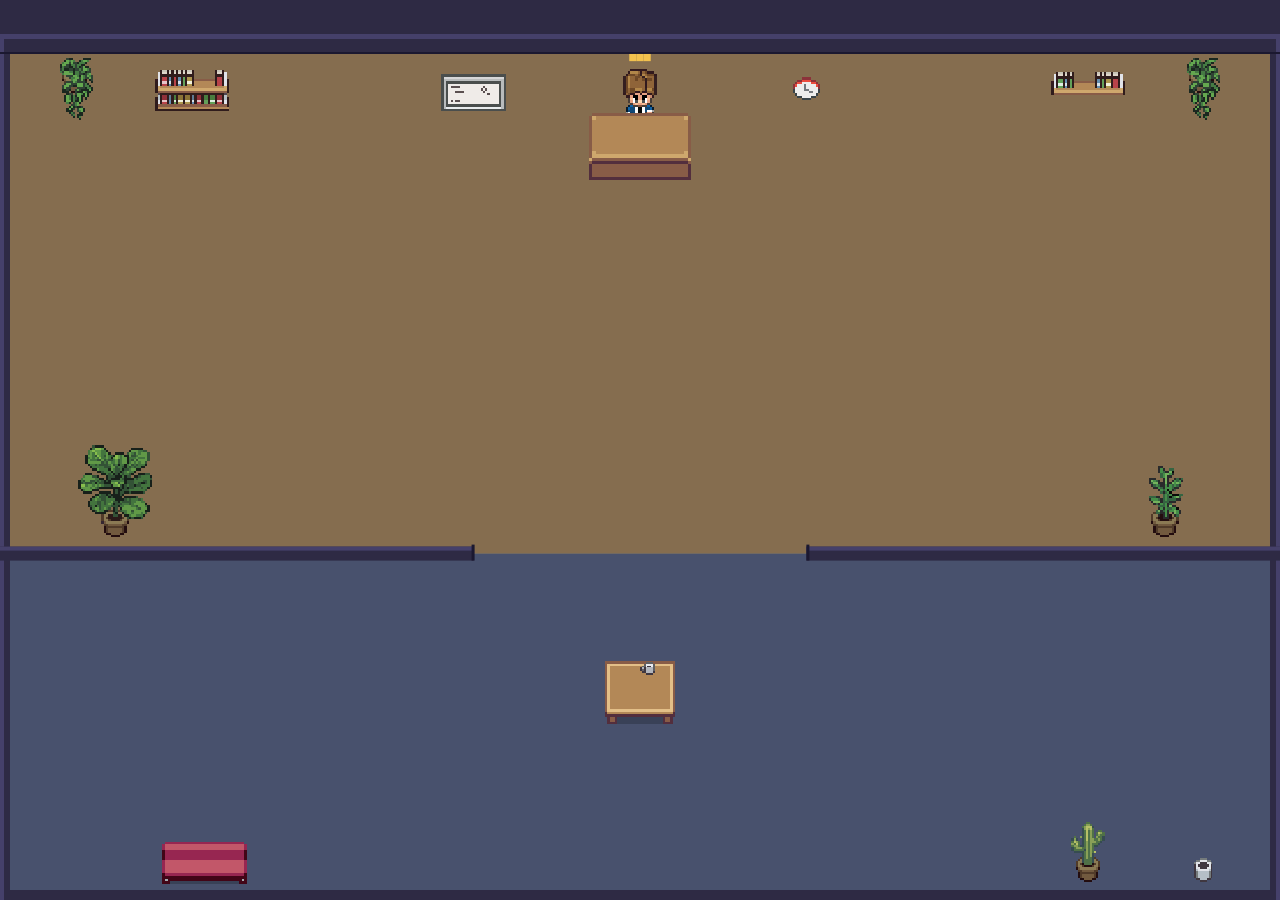
<file: app/src/main/assets/office/index.html>
<!doctype html>
<html>
<head>
<meta charset="utf-8">
<meta name="viewport" content="width=device-width, initial-scale=1, maximum-scale=1, user-scalable=no, viewport-fit=cover">
<style>
  html,body{margin:0;padding:0;height:100%;background:#141621;overflow:hidden;}
  #c{display:block;width:100vw;height:100vh;image-rendering:pixelated;image-rendering:crisp-edges;}
  /* 安全区探针:测量状态栏/导航条高度,让场景把「墙+主脑+顶部装饰」下压避让 */
  #sat,#sab{position:fixed;left:0;width:1px;pointer-events:none;visibility:hidden;}
  #sat{top:0;height:env(safe-area-inset-top);}
  #sab{bottom:0;height:env(safe-area-inset-bottom);}
</style>
</head>
<body>
<canvas id="c"></canvas>
<div id="sat"></div><div id="sab"></div>
<script>
// ===== XINCODE 像素办公室 =====
// Android: window.setAgents([{name,status,text}]); window.setBrain(busy, text)
// status: idle|preparing|running|done|failed ;  text=气泡内容(在做什么)
const A = "../pixel/";
const IMG = {};
const NEED = {
  floor:"floors/floor_0.png", desk:"furniture/SMALL_TABLE_FRONT.png",
  pcOff:"furniture/PC_FRONT_OFF.png", pcOn1:"furniture/PC_FRONT_ON_1.png",
  pcOn2:"furniture/PC_FRONT_ON_2.png", pcOn3:"furniture/PC_FRONT_ON_3.png",
  pcBack:"furniture/PC_BACK.png",
  bookshelf:"decor/BOOKSHELF.png", dbookshelf:"decor/DOUBLE_BOOKSHELF.png",
  largePlant:"decor/LARGE_PLANT.png", plant:"decor/PLANT.png", clock:"decor/CLOCK.png",
  whiteboard:"decor/WHITEBOARD.png", painting:"decor/SMALL_PAINTING_2.png",
  cactus:"decor/CACTUS.png", bin:"decor/BIN.png", sofa:"decor/SOFA_FRONT.png",
  coffeeTable:"decor/COFFEE_TABLE.png", coffee:"decor/COFFEE.png",
  chair:"decor/WOODEN_CHAIR_FRONT.png", cchair:"decor/CUSHIONED_CHAIR_FRONT.png",
  hangPlant:"decor/HANGING_PLANT.png",
};
for(let i=0;i<6;i++) NEED["char"+i]="characters/char_"+i+".png";
let loaded=0, total=Object.keys(NEED).length;
for(const k in NEED){ const im=new Image(); im.onload=()=>loaded++; im.onerror=()=>loaded++; im.src=A+NEED[k]; IMG[k]=im; }

const cv=document.getElementById('c'), ctx=cv.getContext('2d');
ctx.imageSmoothingEnabled=false;
let W=0,H=0,DPR=1;
function ensureSize(){
  const cw=cv.clientWidth||window.innerWidth||360, ch=cv.clientHeight||window.innerHeight||640;
  const dpr=Math.min(window.devicePixelRatio||1,2);
  if(cw!==W||ch!==H||dpr!==DPR){ W=cw;H=ch;DPR=dpr; cv.width=Math.max(1,W*DPR|0); cv.height=Math.max(1,H*DPR|0); ctx.setTransform(DPR,0,0,DPR,0,0); ctx.imageSmoothingEnabled=false; }
}

let agents=[]; let brainBusy=false, brainText="";
function target(s){ return (s==="running"||s==="preparing")?1:0; } // 只有在忙才去工位;做完/闲置回休息室
window.setAgents=function(list){
  try{
    const arr=(typeof list==="string")?JSON.parse(list):list;
    const names=arr.map(a=>a.name);
    agents=agents.filter(a=>names.includes(a.name));
    arr.forEach((a,i)=>{
      let ex=agents.find(x=>x.name===a.name);
      if(!ex){ ex={name:a.name,prog:0}; agents.push(ex); }
      ex.status=a.status||"idle"; ex.text=a.text||""; ex.idx=i;
    });
  }catch(e){}
};
window.setBrain=function(busy,text){ brainBusy=!!busy; brainText=text||""; };

function drawImg(im,sx,sy,sw,sh,dx,dy,dw,dh){ if(im&&im.complete&&im.naturalWidth) ctx.drawImage(im,sx,sy,sw,sh,dx,dy,dw,dh); }
function floorRegion(y0,y1,color){ const ts=26; for(let y=y0;y<y1;y+=ts)for(let x=0;x<W;x+=ts)drawImg(IMG.floor,0,0,16,16,x,y,ts,ts); ctx.globalCompositeOperation='multiply'; ctx.fillStyle=color; ctx.fillRect(0,y0,W,y1-y0); ctx.globalCompositeOperation='source-over'; }
function drawChar(idx,dir,frame,cx,feetY,s){ const im=IMG["char"+(idx%6)]; if(!im)return; const cw=14*s,ch=28*s; drawImg(im,frame*16,dir*32,16,32,cx-cw/2,feetY-ch,cw,ch); }
function place(im,cx,feetY,s){ if(!im||!im.naturalWidth)return; const dw=im.naturalWidth*s,dh=im.naturalHeight*s; drawImg(im,0,0,im.naturalWidth,im.naturalHeight,cx-dw/2,feetY-dh,dw,dh); }
function wallItem(im,cx,topY,s){ if(!im||!im.naturalWidth)return; const dw=im.naturalWidth*s,dh=im.naturalHeight*s; drawImg(im,0,0,im.naturalWidth,im.naturalHeight,cx-dw/2,topY,dw,dh); }

// tailUp=true:气泡挂在 anchorY【下方】,尾巴朝上指向说话人(用于顶部的主脑,避免被顶栏挡住)。
// 默认:气泡在 anchorY【上方】,尾巴朝下(用于工位员工,浮在显示器上方)。
function bubble(text,cx,anchorY,maxW,tailUp){
  if(!text) return;
  ctx.font="12px sans-serif"; ctx.textAlign="left";
  // 简单按宽度折行(最多 3 行)
  const words=text.split(''); let lines=[], cur="";
  for(const ch of words){ if(ctx.measureText(cur+ch).width>maxW-16){ lines.push(cur); cur=ch; if(lines.length>=3){cur=cur+"…";break;} } else cur+=ch; }
  if(cur&&lines.length<3) lines.push(cur); else if(cur&&lines.length>=3){}
  lines=lines.slice(0,3);
  const lh=15, padX=8, padY=6;
  let bw=0; lines.forEach(l=>bw=Math.max(bw,ctx.measureText(l).width));
  bw=Math.min(maxW, bw+padX*2); const bh=lines.length*lh+padY*2;
  let bx=cx-bw/2; if(bx<4)bx=4; if(bx+bw>W-4)bx=W-4-bw;
  const by = tailUp ? (anchorY+8) : (anchorY-bh-8);
  ctx.fillStyle="rgba(250,248,240,0.96)"; roundRect(bx,by,bw,bh,6); ctx.fill();
  ctx.fillStyle="rgba(250,248,240,0.96)"; ctx.beginPath();
  if(tailUp){ ctx.moveTo(cx-5,by); ctx.lineTo(cx+5,by); ctx.lineTo(cx,by-6); }
  else { ctx.moveTo(cx-5,by+bh); ctx.lineTo(cx+5,by+bh); ctx.lineTo(cx,by+bh+6); }
  ctx.closePath(); ctx.fill();
  ctx.fillStyle="#22212b"; lines.forEach((l,i)=>ctx.fillText(l,bx+padX,by+padY+lh*(i+1)-4));
}
function roundRect(x,y,w,h,r){ ctx.beginPath(); ctx.moveTo(x+r,y); ctx.arcTo(x+w,y,x+w,y+h,r); ctx.arcTo(x+w,y+h,x,y+h,r); ctx.arcTo(x,y+h,x,y,r); ctx.arcTo(x,y,x+w,y,r); ctx.closePath(); }

function readInset(id){ const e=document.getElementById(id); return e?Math.round(e.getBoundingClientRect().height):0; }
function drawWalls(ob,doorW,vh){
  const face="#2E2A44",cap="#45406A",edge="#1B1830",t=10;
  ctx.fillStyle=face; ctx.fillRect(0,0,W,18); ctx.fillRect(0,0,t,vh); ctx.fillRect(W-t,0,t,vh); ctx.fillRect(0,vh-10,W,10);
  ctx.fillStyle=cap; ctx.fillRect(0,0,W,5); ctx.fillRect(0,0,4,vh); ctx.fillRect(W-4,0,4,vh);
  ctx.fillStyle=edge; ctx.fillRect(0,18,W,2);
  const dl=W/2-doorW/2,dr=W/2+doorW/2,dy=ob-7;
  ctx.fillStyle=face; ctx.fillRect(0,dy,dl,14); ctx.fillRect(dr,dy,W-dr,14);
  ctx.fillStyle=cap; ctx.fillRect(0,dy,dl,4); ctx.fillRect(dr,dy,W-dr,4);
  ctx.fillStyle=edge; ctx.fillRect(dl-2,dy-2,3,16); ctx.fillRect(dr,dy-2,3,16);
}

let last=0;
function frame(ts){
  const dt=Math.min(0.05,(ts-last)/1000||0); last=ts;
  ensureSize(); ctx.fillStyle="#141621"; ctx.fillRect(0,0,W,H);
  if(loaded<total){ ctx.fillStyle="#6B7089"; ctx.font="14px monospace"; ctx.textAlign="center"; ctx.fillText("加载素材… "+loaded+"/"+total,W/2,H/2); requestAnimationFrame(frame); return; }

  // 安全区避让:状态栏(顶)+ 导航条(底)高度,把整个「世界」下压/收窄,主脑的头就不会被状态栏挡住;
  // 状态栏/导航条【后面】再用墙色/地色填住,视觉上场景仍然铺满整屏。
  const insTop=Math.max(readInset('sat'),34), insBot=readInset('sab');
  const VH=H-insTop-insBot;
  ctx.save(); ctx.translate(0, insTop);

  const ob=VH*0.60, doorW=W*0.26, phase=ts/500, blink=(Math.sin(ts/270)+1)/2;
  floorRegion(0,ob,"#CBA678"); floorRegion(ob,VH,"#6E7CA6");
  drawWalls(ob,doorW,VH);

  const ds=Math.max(1.3,Math.min(2.3,W/170));
  // 墙面装饰(不再往地上摆画)
  wallItem(IMG.dbookshelf,W*0.15,22,ds); wallItem(IMG.whiteboard,W*0.37,22,ds);
  wallItem(IMG.clock,W*0.63,18,ds); wallItem(IMG.bookshelf,W*0.85,24,ds);
  wallItem(IMG.hangPlant,W*0.06,20,ds*0.9); wallItem(IMG.hangPlant,W*0.94,20,ds*0.9);
  place(IMG.largePlant,W*0.09,ob-14,ds); place(IMG.plant,W*0.91,ob-14,ds);

  const s=Math.max(1.9,Math.min(2.9,(W/2)/32));

  // 主脑:面向房间(down)坐在经理桌后,头露在顶部;桌在人前(下方)
  const bx=W/2, bScale=s*0.95, bTop=30, bFeet=bTop+28*bScale;
  drawChar(0,0,brainBusy?(blink<0.5?0:1):0, bx, bFeet, bScale);   // 人(头在 bTop 可见)
  place(IMG.desk, bx, bFeet+14*bScale, bScale*1.15);              // 桌在人前(遮住下半身)
  ctx.fillStyle="#F2C14E"; const cwv=2.6*bScale; [-1,0,1].forEach(k=>ctx.fillRect(bx+k*cwv-cwv/2, bTop-cwv*1.4, cwv, cwv));
  // 主脑的话:挪到【右侧】并挂在头部下方(尾巴朝上指向主脑),避开顶栏遮挡。
  if(brainBusy && brainText) bubble(brainText, Math.min(W-10, bx + 34*bScale), bTop+4, Math.min(210,W*0.52), true);

  // 工位网格
  const n=Math.max(1,agents.length), cols=2, zoneTop=150, rowH=120;
  const dCx=i=>(W/cols)*(i%cols)+(W/cols)/2;
  const dBaseY=i=>Math.min(ob-20, zoneTop+rowH*((i/cols|0)+1)-8);

  // 休息室:围着中央茶几坐(有美感);座位绕圈分布
  const loungeX=W/2, loungeY=ob+(VH-ob)*0.42;
  const rxR=Math.min(W*0.30,150), ryR=(VH-ob)*0.16;
  const seat=[ [-1,-0.15],[1,-0.15],[-0.55,0.8],[0.55,0.8],[0,-0.9],[0,1] ];
  const sCx=i=>loungeX+seat[i%seat.length][0]*rxR;
  const sFeet=i=>loungeY+seat[i%seat.length][1]*ryR + 10;

  agents.forEach(a=>{ const tg=target(a.status); a.prog+=(tg-a.prog)*Math.min(1,dt*2.0); if(Math.abs(a.prog-tg)<0.005)a.prog=tg; });

  // 中央茶几(先画,座位/人再画在四周)
  place(IMG.coffeeTable, loungeX, loungeY+ryR*0.5, ds*1.1);
  place(IMG.coffee, loungeX, loungeY+ryR*0.5-14*ds*1.1, ds*0.8);
  // 座位椅子
  agents.forEach((a,i)=>{ if(a.prog<=0.1) place(IMG.chair, sCx(i), sFeet(i)+8, s*0.85); });

  agents.forEach((a,i)=>{
    const p=a.prog;
    if(p>=0.9){
      // 在岗(与主脑同款排布,更自然):员工坐在桌【后】面朝我们,桌在人前遮住下半身,
      // 显示器【坐落在桌面上】(屏幕朝我们),头/肩露在显示器上方——电脑明确摆在桌上,不再悬空。
      const feetY=dBaseY(i), cx=dCx(i);
      const frame=a.status==="running"?(blink<0.5?0:1):0;
      const pcImg = a.status==="running" ? [IMG.pcOn1,IMG.pcOn2,IMG.pcOn3][Math.floor(ts/220)%3] : IMG.pcOff;
      place(IMG.chair, cx, feetY+2*s, s*0.85);                   // 椅(大半被人挡住)
      drawChar(i+1,0,frame, cx, feetY, s);                       // 员工:面朝我们,头肩露出
      place(IMG.desk, cx, feetY+13*s, s*1.15);                   // 桌在人前(遮下半身)
      place(pcImg, cx, feetY+10*s, s*0.8);                       // 显示器【摆在桌面上】,屏幕朝我们
      // 气泡浮在员工头顶上方
      if(a.text) bubble(a.text, cx, feetY-30*s, Math.min(200,W*0.46));
    } else if(p<=0.1){
      // 休息:坐在茶几周围的椅子上,按序号分配不同的休闲动作(看书/看手机/打盹),带轻微呼吸起伏
      const cs=s*0.85, act=i%3, bob=Math.sin(phase*1.2+i*1.7)*0.9;
      const cx=sCx(i), fy=sFeet(i)+bob;
      drawChar(i+1,0,0, cx, fy, cs);
      if(act===0){
        // 看书:胸前捧一本翻开的书
        const bw=11*cs, bh=7.5*cs, bx=cx-bw/2, byy=fy-16*cs;
        ctx.fillStyle="#F1E9D2"; ctx.fillRect(bx,byy,bw,bh);
        ctx.fillStyle="#8A7550"; ctx.fillRect(cx-0.7*cs,byy,1.4*cs,bh);           // 书脊
        ctx.strokeStyle="#B7A987"; ctx.lineWidth=Math.max(1,cs*0.35); ctx.strokeRect(bx,byy,bw,bh);
        ctx.fillStyle="rgba(160,150,120,0.5)";                                     // 书页纹路
        for(let l=1;l<=2;l++){ ctx.fillRect(bx+2*cs,byy+l*2.2*cs,3.5*cs,cs*0.4); ctx.fillRect(cx+1.2*cs,byy+l*2.2*cs,3.5*cs,cs*0.4); }
      } else if(act===1){
        // 看手机:手里一块发光的小屏,伴随幽幽蓝光
        const glow=0.18+0.16*((Math.sin(phase*2.2+i)+1)/2);
        ctx.fillStyle="rgba(143,227,255,"+glow+")"; ctx.fillRect(cx-1*cs, fy-16*cs, 7*cs, 8*cs);
        ctx.fillStyle="#2B2E3A"; ctx.fillRect(cx+1.6*cs, fy-14.5*cs, 3.6*cs, 5.8*cs);
        ctx.fillStyle="#8FE3FF"; ctx.fillRect(cx+2.2*cs, fy-13.9*cs, 2.4*cs, 4.6*cs);
      } else {
        // 打盹:头顶飘 z z z
        ctx.fillStyle="rgba(243,239,224,"+(0.3+0.4*((Math.sin(phase+i)+1)/2))+")";
        for(let k=0;k<3;k++){ const sz=(3-k*0.7)*cs*0.5; ctx.fillRect(cx+7*cs+k*3.5*cs, fy-24*cs-k*4.5*cs, sz, sz); }
      }
    } else {
      // 途中:穿门(休息室座位 → 门 → 工位)
      const doorX=W/2, doorY=ob; let cx,fy;
      if(p<0.5){ const u=p*2; cx=sCx(i)+(doorX-sCx(i))*u; fy=sFeet(i)+(doorY-sFeet(i))*u; }
      else { const u=(p-0.5)*2; cx=doorX+(dCx(i)-doorX)*u; fy=doorY+((dBaseY(i)-16*s)-doorY)*u; }
      drawChar(i+1,1,blink<0.5?0:1,cx,fy,s);
    }
  });

  // 休息室角落大件
  place(IMG.sofa,W*0.16,VH-16,ds*1.15);
  place(IMG.cactus,W*0.85,VH-16,ds*0.9); place(IMG.bin,W*0.94,VH-16,ds*0.8);

  ctx.restore();
  // 状态栏后面用墙面色、导航条后面用休息室地色填住,让场景「铺满」整屏而不是留黑边。
  ctx.fillStyle="#2E2A44"; ctx.fillRect(0,0,W,insTop);
  if(insBot>0){ ctx.fillStyle="#3B4160"; ctx.fillRect(0,H-insBot,W,insBot); }

  requestAnimationFrame(frame);
}
requestAnimationFrame(frame);
</script>
</body>
</html>
</file>
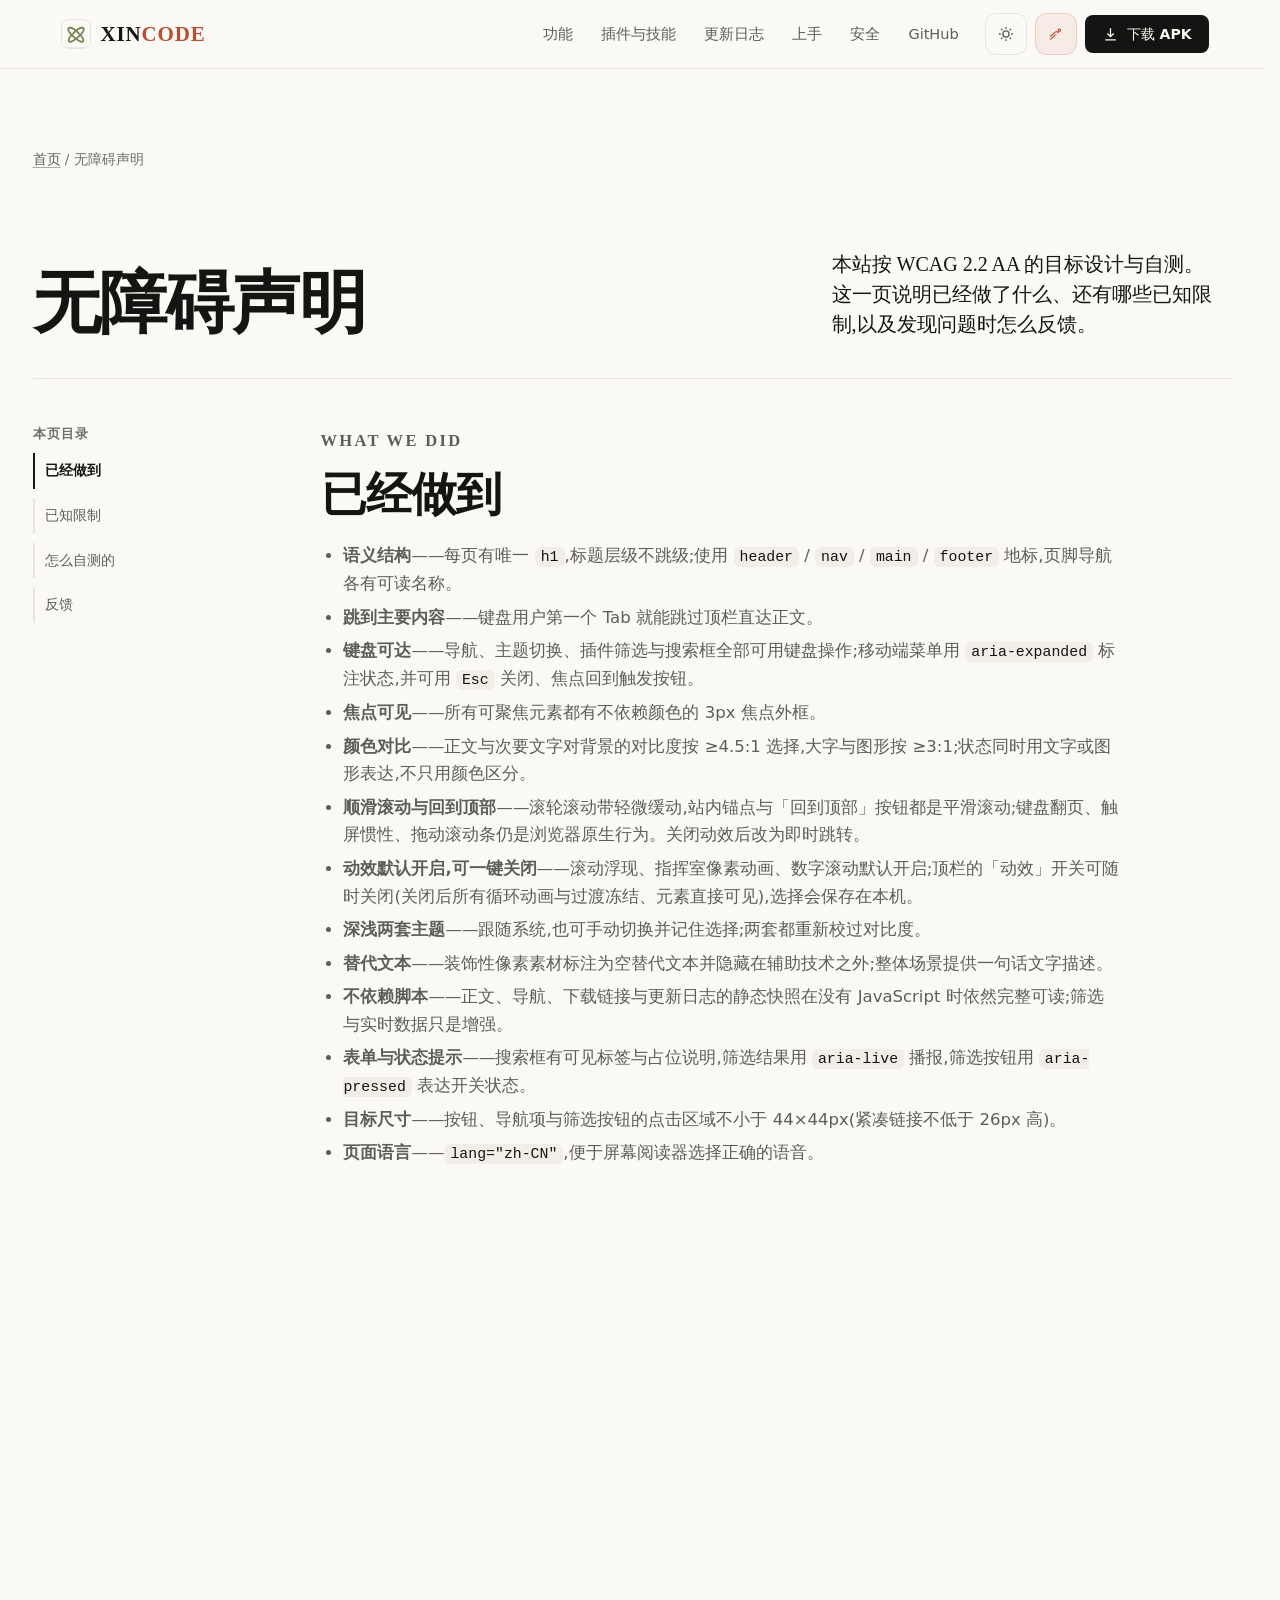
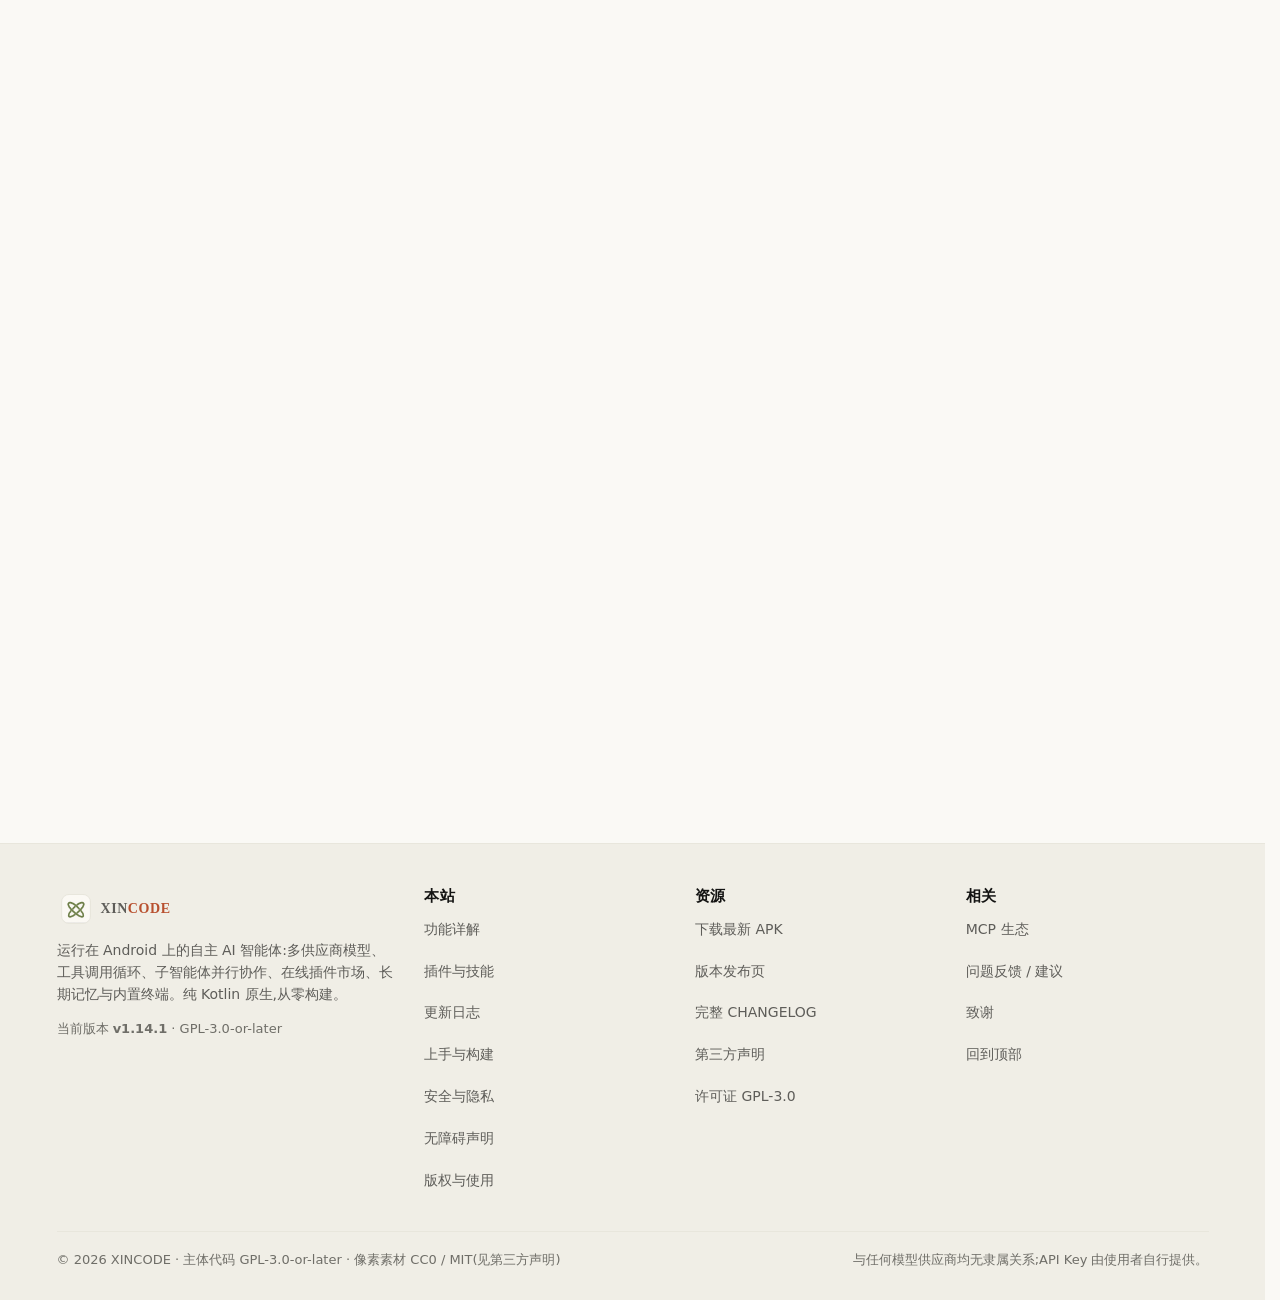
<file: docs/accessibility.html>
<!DOCTYPE html>
<html lang="zh-CN">
<head>
<meta charset="UTF-8">
<meta http-equiv="Content-Security-Policy" content="default-src 'self'; base-uri 'none'; object-src 'none'; script-src 'self'; style-src 'self' 'unsafe-inline'; img-src 'self' data:; font-src 'self'; connect-src 'self' https://api.github.com; manifest-src 'self'; frame-src 'none'; form-action 'none'; upgrade-insecure-requests">
<meta name="referrer" content="strict-origin-when-cross-origin">
<meta http-equiv="X-Content-Type-Options" content="nosniff">
<meta name="robots" content="index,follow,max-image-preview:large">
<meta name="viewport" content="width=device-width, initial-scale=1">
<title>无障碍声明 — XINCODE</title>
<meta name="description" content="本站无障碍说明:语义结构、键盘可达、焦点可见、对比度、减弱动效、深色主题、无脚本可用性,以及已知限制与反馈渠道(目标 WCAG 2.2 AA)。">
<link rel="canonical" href="https://kusesad-1122.github.io/XINCODE-Public/accessibility.html">
<meta name="color-scheme" content="light dark">
<meta name="theme-color" content="#FAF8F5" media="(prefers-color-scheme: light)">
<meta name="theme-color" content="#181715" media="(prefers-color-scheme: dark)">
<link rel="icon" href="assets/img/app-icon.png" type="image/png">
<link rel="apple-touch-icon" href="assets/img/app-icon.png">
<link rel="manifest" href="manifest.webmanifest">
<meta property="og:type" content="website">
<meta property="og:site_name" content="XINCODE">
<meta property="og:locale" content="zh_CN">
<meta property="og:title" content="XINCODE 无障碍声明">
<meta property="og:description" content="本站无障碍说明:语义结构、键盘可达、焦点可见、对比度、减弱动效、深色主题、无脚本可用性,以及已知限制与反馈渠道(目标 WCAG 2.2 AA)。">
<meta property="og:url" content="https://kusesad-1122.github.io/XINCODE-Public/accessibility.html">
<meta property="og:image" content="https://kusesad-1122.github.io/XINCODE-Public/assets/img/og.png">
<meta property="og:image:width" content="1200">
<meta property="og:image:height" content="630">
<meta name="twitter:card" content="summary_large_image">
<meta name="twitter:title" content="XINCODE 无障碍声明">
<meta name="twitter:description" content="本站无障碍说明:语义结构、键盘可达、焦点可见、对比度、减弱动效、深色主题、无脚本可用性,以及已知限制与反馈渠道(目标 WCAG 2.2 AA)。">
<meta name="twitter:image" content="https://kusesad-1122.github.io/XINCODE-Public/assets/img/og.png">
<link rel="stylesheet" href="assets/site.css">
<script src="assets/theme-init.js"></script>
<script src="assets/site.js" defer></script>
</head>
<body>
<a class="skip" href="#main">跳到主要内容</a>
<header class="site-header">
  <div class="wrap nav">
    <a class="brand" href="index.html">
      <img src="assets/img/app-icon.png" alt="" width="30" height="30">
      <span>XIN<span class="code">CODE</span></span>
    </a>
    <nav class="nav-links" aria-label="主导航">
        <a href="features.html">功能</a>
        <a href="plugins.html">插件与技能</a>
        <a href="changelog.html">更新日志</a>
        <a href="guide.html">上手</a>
        <a href="security.html">安全</a>
        <a href="https://github.com/kusesad-1122/XINCODE-Public" target="_blank" rel="noopener noreferrer">GitHub<span class="visually-hidden">(在新标签页打开)</span></a>
    </nav>
    <div class="nav-actions">
      <button class="icon-btn" type="button" data-theme-toggle aria-pressed="false" aria-label="切换到深色主题"><svg viewBox="0 0 24 24" width="18" height="18" fill="none" stroke="currentColor" stroke-width="1.8" aria-hidden="true"><circle cx="12" cy="12" r="4.2"/><path d="M12 2.6v2.4M12 19v2.4M2.6 12H5M19 12h2.4M5.4 5.4l1.7 1.7M16.9 16.9l1.7 1.7M18.6 5.4l-1.7 1.7M7.1 16.9l-1.7 1.7"/></svg></button>
      <button class="icon-btn motion-btn" type="button" data-motion-toggle aria-pressed="false" aria-label="开启动效"><svg viewBox="0 0 24 24" width="17" height="17" fill="none" stroke="currentColor" stroke-width="1.7" aria-hidden="true"><path d="M4 14.5c2.2 0 3-1.2 4.5-3s3.3-3.5 5-3.5 2.7 1.2 3.2 2.4M4 18.5c2.2 0 3-1.2 4.5-3s3.3-3.5 5-3.5"/><circle cx="17.5" cy="6" r="1.6"/></svg></button>
      <a class="btn btn-sm" href="https://github.com/kusesad-1122/XINCODE-Public/releases/latest/download/app-release.apk"><svg viewBox="0 0 24 24" width="17" height="17" fill="none" stroke="currentColor" stroke-width="1.8" aria-hidden="true"><path d="M12 3v12M7.5 10.5 12 15l4.5-4.5M4.5 19.5h15"/></svg>下载 APK</a>
      <button class="icon-btn nav-toggle" type="button" data-menu-toggle aria-expanded="false" aria-controls="site-menu" aria-label="打开导航菜单"><svg viewBox="0 0 24 24" width="20" height="20" fill="none" stroke="currentColor" stroke-width="1.8" aria-hidden="true"><path d="M4 7h16M4 12h16M4 17h16"/></svg></button>
    </div>
  </div>
  <nav id="site-menu" class="wrap" aria-label="移动端导航" hidden>
      <a href="features.html">功能</a>
      <a href="plugins.html">插件与技能</a>
      <a href="changelog.html">更新日志</a>
      <a href="guide.html">上手</a>
      <a href="security.html">安全</a>
      <a href="https://github.com/kusesad-1122/XINCODE-Public" target="_blank" rel="noopener noreferrer">GitHub<span class="visually-hidden">(在新标签页打开)</span></a>
      <a class="btn" href="https://github.com/kusesad-1122/XINCODE-Public/releases/latest/download/app-release.apk"><svg viewBox="0 0 24 24" width="17" height="17" fill="none" stroke="currentColor" stroke-width="1.8" aria-hidden="true"><path d="M12 3v12M7.5 10.5 12 15l4.5-4.5M4.5 19.5h15"/></svg>下载最新 APK</a>
  </nav>
</header>
<main id="main" tabindex="-1">
<div class="wrap page-head">
  <p class="crumbs"><a href="index.html">首页</a> / 无障碍声明</p>
  <h1>无障碍声明</h1>
  <p class="lede">本站按 WCAG 2.2 AA 的目标设计与自测。这一页说明已经做了什么、还有哪些已知限制,以及发现问题时怎么反馈。</p>
</div>

<div class="wrap doc-layout">
  <nav class="toc" aria-label="本页目录" data-toc>
    <h2 id="toc-title">本页目录</h2>
    <ol aria-labelledby="toc-title">
      <li><a href="#done">已经做到</a></li>
      <li><a href="#limits">已知限制</a></li>
      <li><a href="#how">怎么自测的</a></li>
      <li><a href="#feedback">反馈</a></li>
    </ol>
  </nav>

  <div class="prose">
    <section id="done" aria-labelledby="h-done">
      <p class="eyebrow-line">What we did</p>
      <h2 id="h-done">已经做到</h2>
      <ul>
        <li><b>语义结构</b>——每页有唯一 <code>h1</code>,标题层级不跳级;使用 <code>header</code> / <code>nav</code> / <code>main</code> / <code>footer</code> 地标,页脚导航各有可读名称。</li>
        <li><b>跳到主要内容</b>——键盘用户第一个 Tab 就能跳过顶栏直达正文。</li>
        <li><b>键盘可达</b>——导航、主题切换、插件筛选与搜索框全部可用键盘操作;移动端菜单用 <code>aria-expanded</code> 标注状态,并可用 <code>Esc</code> 关闭、焦点回到触发按钮。</li>
        <li><b>焦点可见</b>——所有可聚焦元素都有不依赖颜色的 3px 焦点外框。</li>
        <li><b>颜色对比</b>——正文与次要文字对背景的对比度按 ≥4.5:1 选择,大字与图形按 ≥3:1;状态同时用文字或图形表达,不只用颜色区分。</li>
        <li><b>顺滑滚动与回到顶部</b>——滚轮滚动带轻微缓动,站内锚点与「回到顶部」按钮都是平滑滚动;键盘翻页、触屏惯性、拖动滚动条仍是浏览器原生行为。关闭动效后改为即时跳转。</li>
        <li><b>动效默认开启,可一键关闭</b>——滚动浮现、指挥室像素动画、数字滚动默认开启;顶栏的「动效」开关可随时关闭(关闭后所有循环动画与过渡冻结、元素直接可见),选择会保存在本机。</li>
        <li><b>深浅两套主题</b>——跟随系统,也可手动切换并记住选择;两套都重新校过对比度。</li>
        <li><b>替代文本</b>——装饰性像素素材标注为空替代文本并隐藏在辅助技术之外;整体场景提供一句话文字描述。</li>
        <li><b>不依赖脚本</b>——正文、导航、下载链接与更新日志的静态快照在没有 JavaScript 时依然完整可读;筛选与实时数据只是增强。</li>
        <li><b>表单与状态提示</b>——搜索框有可见标签与占位说明,筛选结果用 <code>aria-live</code> 播报,筛选按钮用 <code>aria-pressed</code> 表达开关状态。</li>
        <li><b>目标尺寸</b>——按钮、导航项与筛选按钮的点击区域不小于 44×44px(紧凑链接不低于 26px 高)。</li>
        <li><b>页面语言</b>——<code>lang="zh-CN"</code>,便于屏幕阅读器选择正确的语音。</li>
      </ul>
    </section>

    <section id="limits" aria-labelledby="h-limits">
      <p class="eyebrow-line">Known limits</p>
      <h2 id="h-limits">已知限制</h2>
      <ul>
        <li><b>像素场景是示意</b>——指挥室为装饰性插画,不承载信息;四个角色名在页面上有等价文字说明。</li>
        <li><b>等宽字体不含中文字形</b>——JetBrains Mono 只用于拉丁字母与符号,中文自动回退系统字体,因此终端示意里的中文宽度可能与纯等宽环境略有差异。</li>
        <li><b>实时数据依赖网络</b>——版本号与更新日志会尝试从 GitHub API 获取最新内容;网络不可用或被限流时,页面显示的是构建时的静态快照。</li>
        <li><b>插件筛选的即时反馈</b>——结果数量通过状态文本播报;若你使用极旧的浏览器,筛选可能不可用,此时所有插件卡片默认全部显示。</li>
      </ul>
    </section>

    <section id="how" aria-labelledby="h-how">
      <p class="eyebrow-line">How we checked</p>
      <h2 id="h-how">怎么自测的</h2>
      <ul>
        <li>逐页做键盘走查:Tab 顺序、可见焦点、<code>Esc</code> 关闭菜单、筛选按钮的开关状态。</li>
        <li>逐页检查标题层级、地标数量、图片替代文本、链接与按钮的可读名称。</li>
        <li>对文字与背景色做对比度计算,确认深浅两套主题都达到 AA。</li>
        <li>在窄屏(≤420px)与桌面宽度下检查横向溢出,确认没有需要横向滚动的正文。</li>
        <li>在系统开启"减弱动效"时确认页面静止且内容完整(0 个运行中的动画)。</li>
        <li>关闭 JavaScript 后逐页确认正文、导航、下载链接、插件清单与更新日志快照依然完整。</li>
        <li>分别在浅色、手动深色、系统深色(不依赖脚本)三种情况下抽取正文、按钮、卡片与页脚等 16 处取样点核对对比度。</li>
        <li>键盘走查确认 Tab 顺序为:跳到主要内容 → 站点标识 → 主导航 → 主题切换 → 下载按钮。</li>
      </ul>
      <p class="meta">本站为静态站点:没有账号、没有表单提交、没有广告与第三方追踪脚本。</p>
    </section>

    <section id="feedback" aria-labelledby="h-feedback">
      <p class="eyebrow-line">Feedback</p>
      <h2 id="h-feedback">反馈</h2>
      <p>如果这里有无障碍问题挡住了你,请告诉我们:用哪个页面、用什么辅助技术、发生了什么。描述越具体,修复越快。</p>
      <div class="btn-row">
        <a class="btn" href="https://github.com/kusesad-1122/XINCODE-Public/issues/new?labels=accessibility" target="_blank" rel="noopener noreferrer">提交无障碍问题 <svg viewBox="0 0 24 24" width="14" height="14" fill="none" stroke="currentColor" stroke-width="1.8" aria-hidden="true"><path d="M14 4h6v6M20 4l-8.5 8.5M18 14v5a1 1 0 0 1-1 1H5a1 1 0 0 1-1-1V7a1 1 0 0 1 1-1h5"/></svg></a>
        <a class="btn btn-ghost" href="index.html">返回首页</a>
      </div>
    </section>
  </div>
</div>
</main>
<footer class="site-footer">
  <div class="wrap">
    <div class="foot-grid">
      <div>
        <a class="brand" href="index.html" style="margin-bottom:10px">
          <img src="assets/img/app-icon.png" alt="" width="30" height="30">
          <span>XIN<span class="code">CODE</span></span>
        </a>
        <p class="about">运行在 Android 上的自主 AI 智能体:多供应商模型、工具调用循环、子智能体并行协作、在线插件市场、长期记忆与内置终端。纯 Kotlin 原生,从零构建。</p>
        <p class="meta">当前版本 <b data-version>v1.14.1</b> · GPL-3.0-or-later</p>
      </div>
      <nav aria-labelledby="foot-site">
        <h2 id="foot-site">本站</h2>
        <ul>
          <li><a href="features.html">功能详解</a></li>
          <li><a href="plugins.html">插件与技能</a></li>
          <li><a href="changelog.html">更新日志</a></li>
          <li><a href="guide.html">上手与构建</a></li>
          <li><a href="security.html">安全与隐私</a></li>
          <li><a href="accessibility.html">无障碍声明</a></li>
          <li><a href="terms.html">版权与使用</a></li>
        </ul>
      </nav>
      <nav aria-labelledby="foot-res">
        <h2 id="foot-res">资源</h2>
        <ul>
          <li><a href="https://github.com/kusesad-1122/XINCODE-Public/releases/latest/download/app-release.apk">下载最新 APK</a></li>
          <li><a href="https://github.com/kusesad-1122/XINCODE-Public/releases" target="_blank" rel="noopener noreferrer">版本发布页<span class="visually-hidden">(在新标签页打开)</span></a></li>
          <li><a href="https://github.com/kusesad-1122/XINCODE-Public/blob/main/CHANGELOG.md" target="_blank" rel="noopener noreferrer">完整 CHANGELOG<span class="visually-hidden">(在新标签页打开)</span></a></li>
          <li><a href="https://github.com/kusesad-1122/XINCODE-Public/blob/main/THIRD-PARTY-NOTICES.md" target="_blank" rel="noopener noreferrer">第三方声明<span class="visually-hidden">(在新标签页打开)</span></a></li>
          <li><a href="https://github.com/kusesad-1122/XINCODE-Public/blob/main/LICENSE" target="_blank" rel="noopener noreferrer">许可证 GPL-3.0<span class="visually-hidden">(在新标签页打开)</span></a></li>
        </ul>
      </nav>
      <nav aria-labelledby="foot-more">
        <h2 id="foot-more">相关</h2>
        <ul>
          <li><a href="https://modelcontextprotocol.io" target="_blank" rel="noopener noreferrer">MCP 生态<span class="visually-hidden">(在新标签页打开)</span></a></li>
          <li><a href="https://github.com/kusesad-1122/XINCODE-Public/issues" target="_blank" rel="noopener noreferrer">问题反馈 / 建议<span class="visually-hidden">(在新标签页打开)</span></a></li>
          <li><a href="https://github.com/kusesad-1122/XINCODE-Public#-致谢" target="_blank" rel="noopener noreferrer">致谢<span class="visually-hidden">(在新标签页打开)</span></a></li>
          <li><a href="#main">回到顶部</a></li>
        </ul>
      </nav>
    </div>
    <div class="foot-bottom">
      <span>© <span data-year>2026</span> XINCODE · 主体代码 GPL-3.0-or-later · 像素素材 CC0 / MIT(见第三方声明)</span>
      <span>与任何模型供应商均无隶属关系;API Key 由使用者自行提供。</span>
    </div>
  </div>
</footer>

<button class="to-top" type="button" data-to-top aria-label="回到顶部(向上滚动)">
  <svg viewBox="0 0 24 24" width="16" height="16" fill="none" stroke="currentColor" stroke-width="1.9" aria-hidden="true"><path d="M12 19V6M6.5 11.5 12 6l5.5 5.5"/></svg>
  <span class="to-top__t">回到顶部</span>
</button>
</body>
</html>
</file>
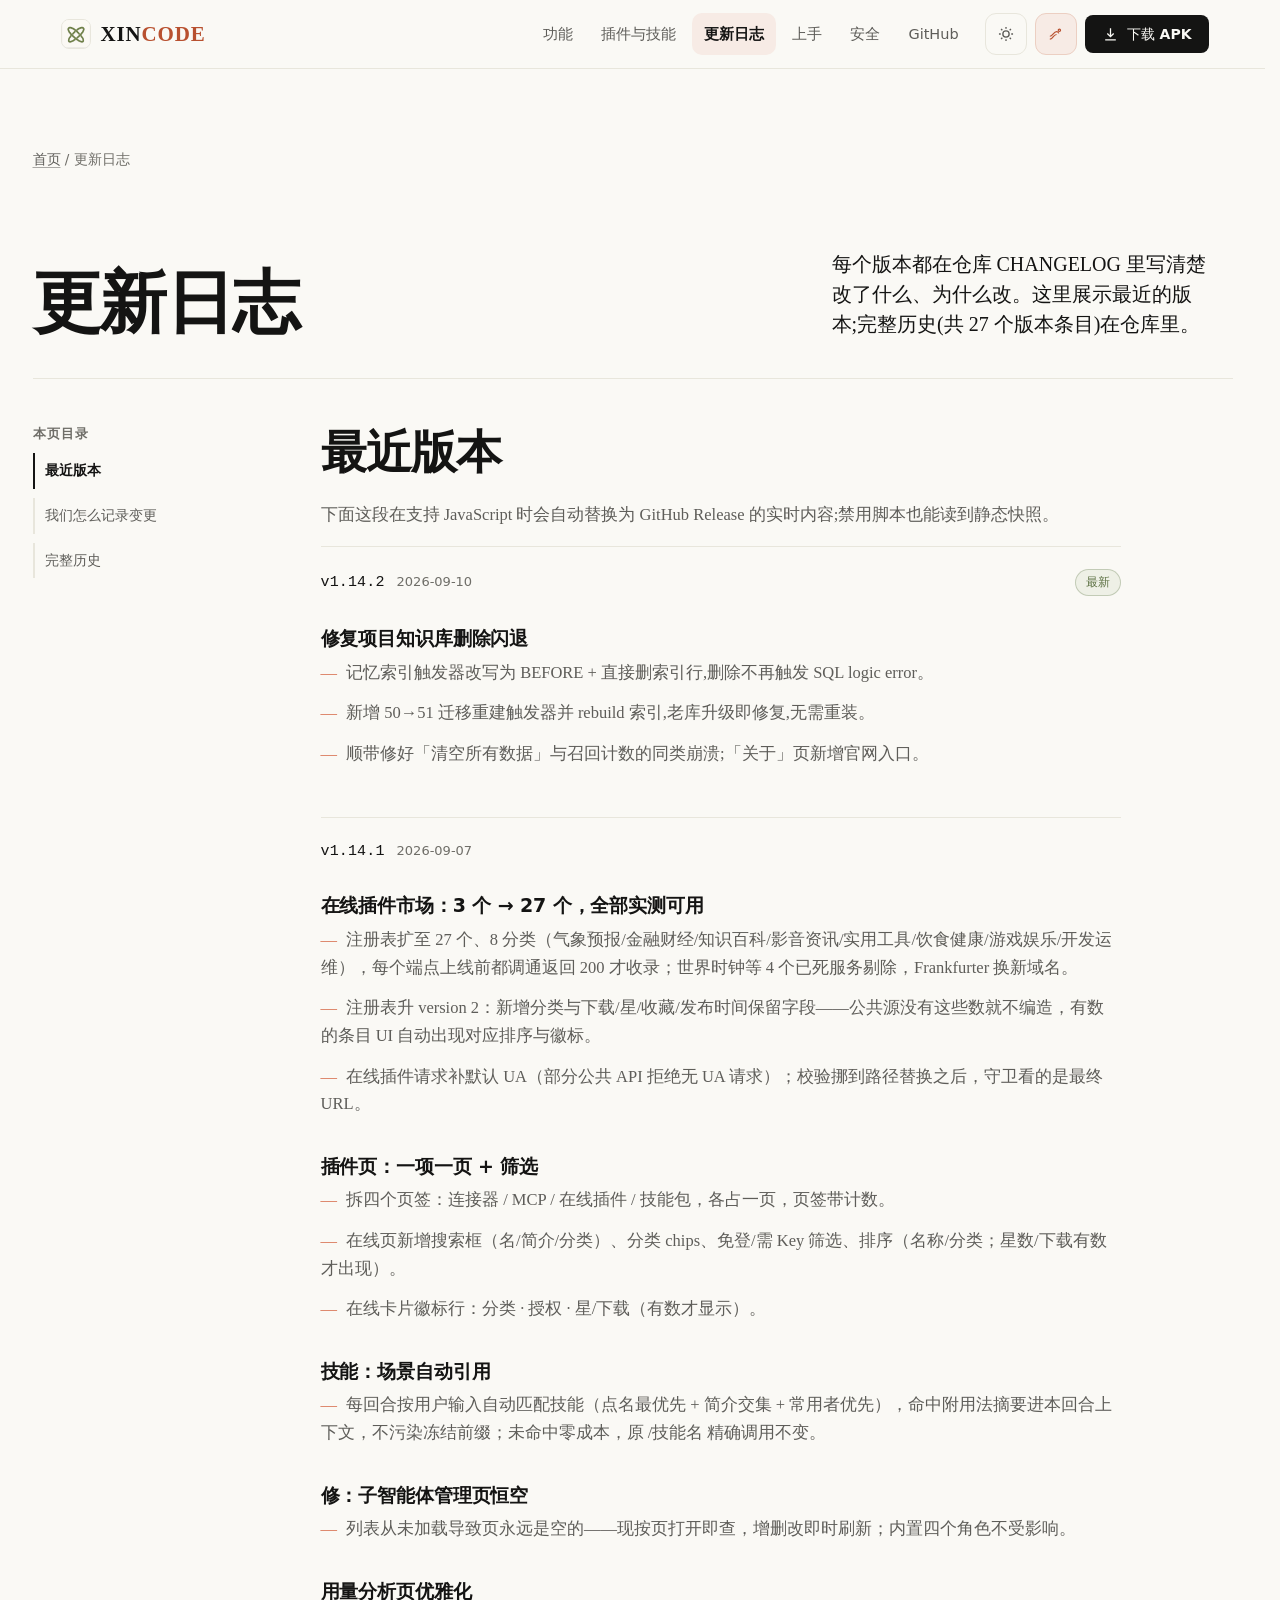
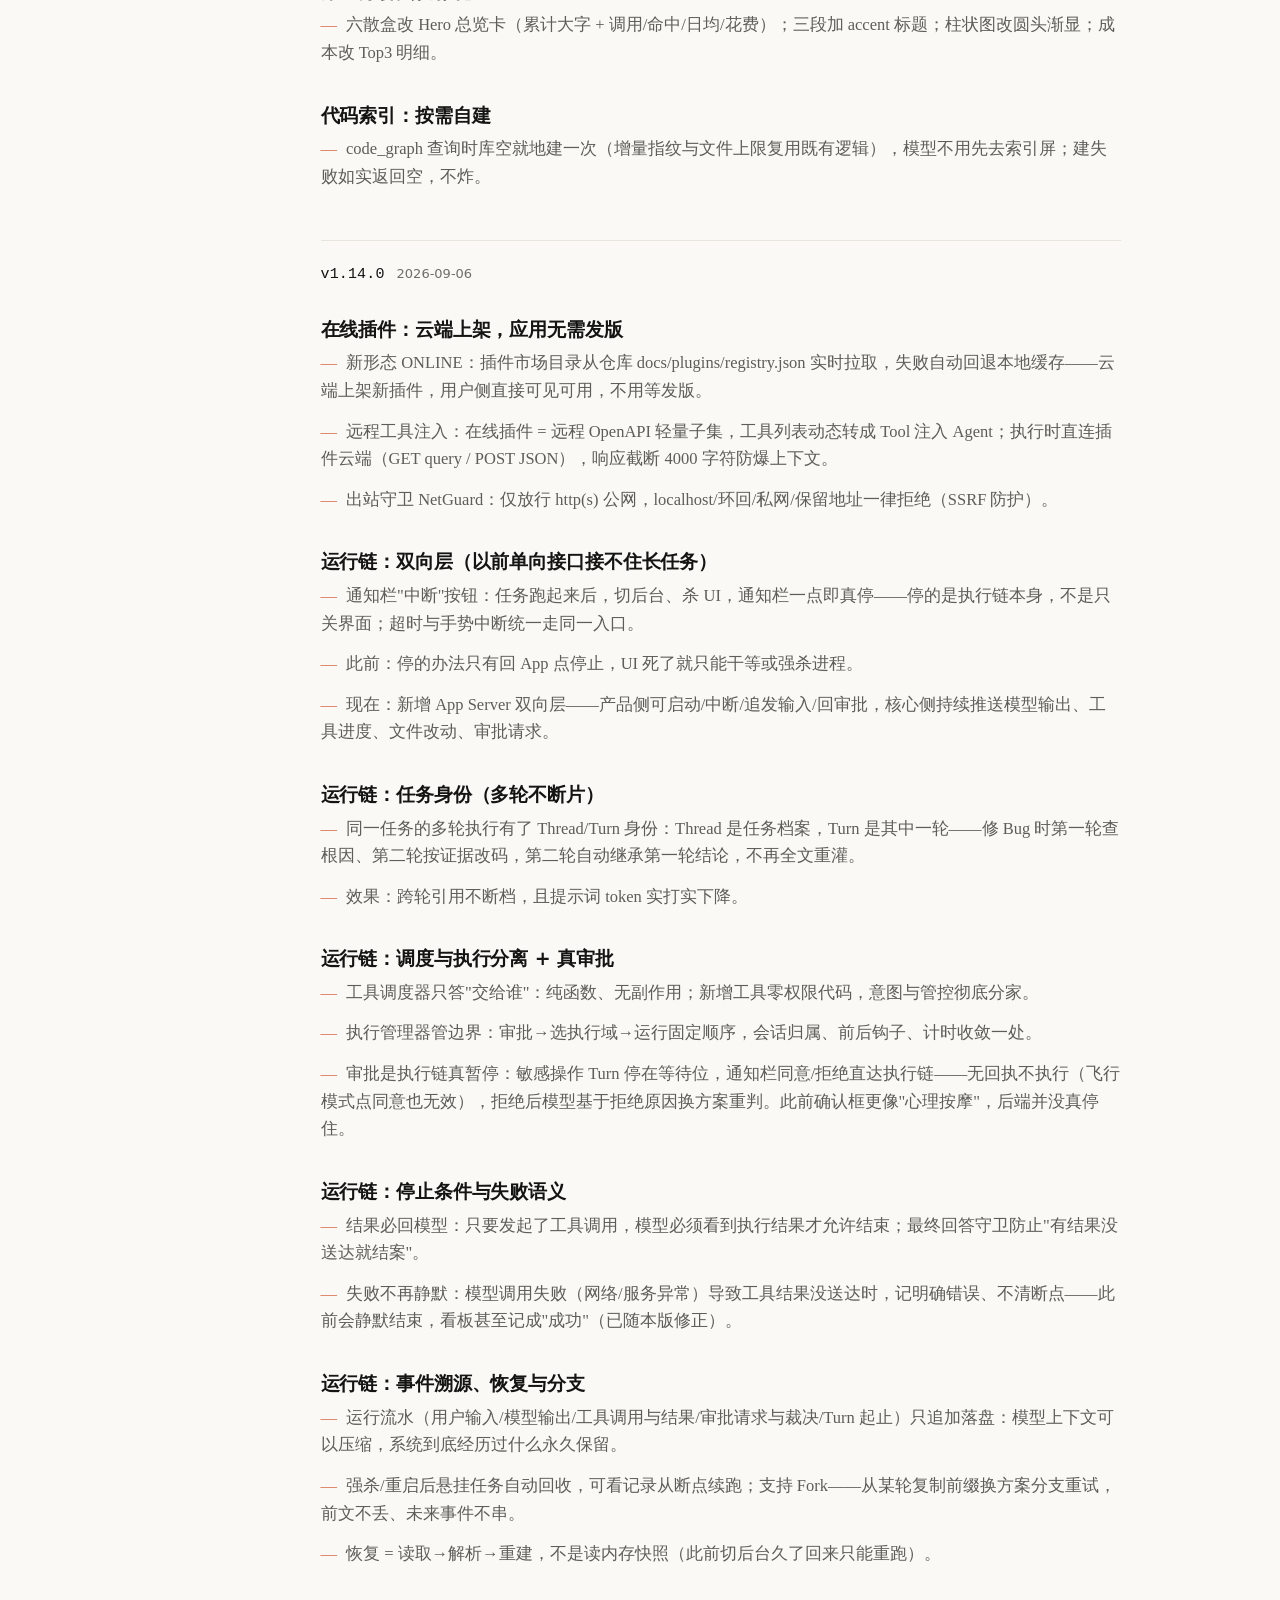
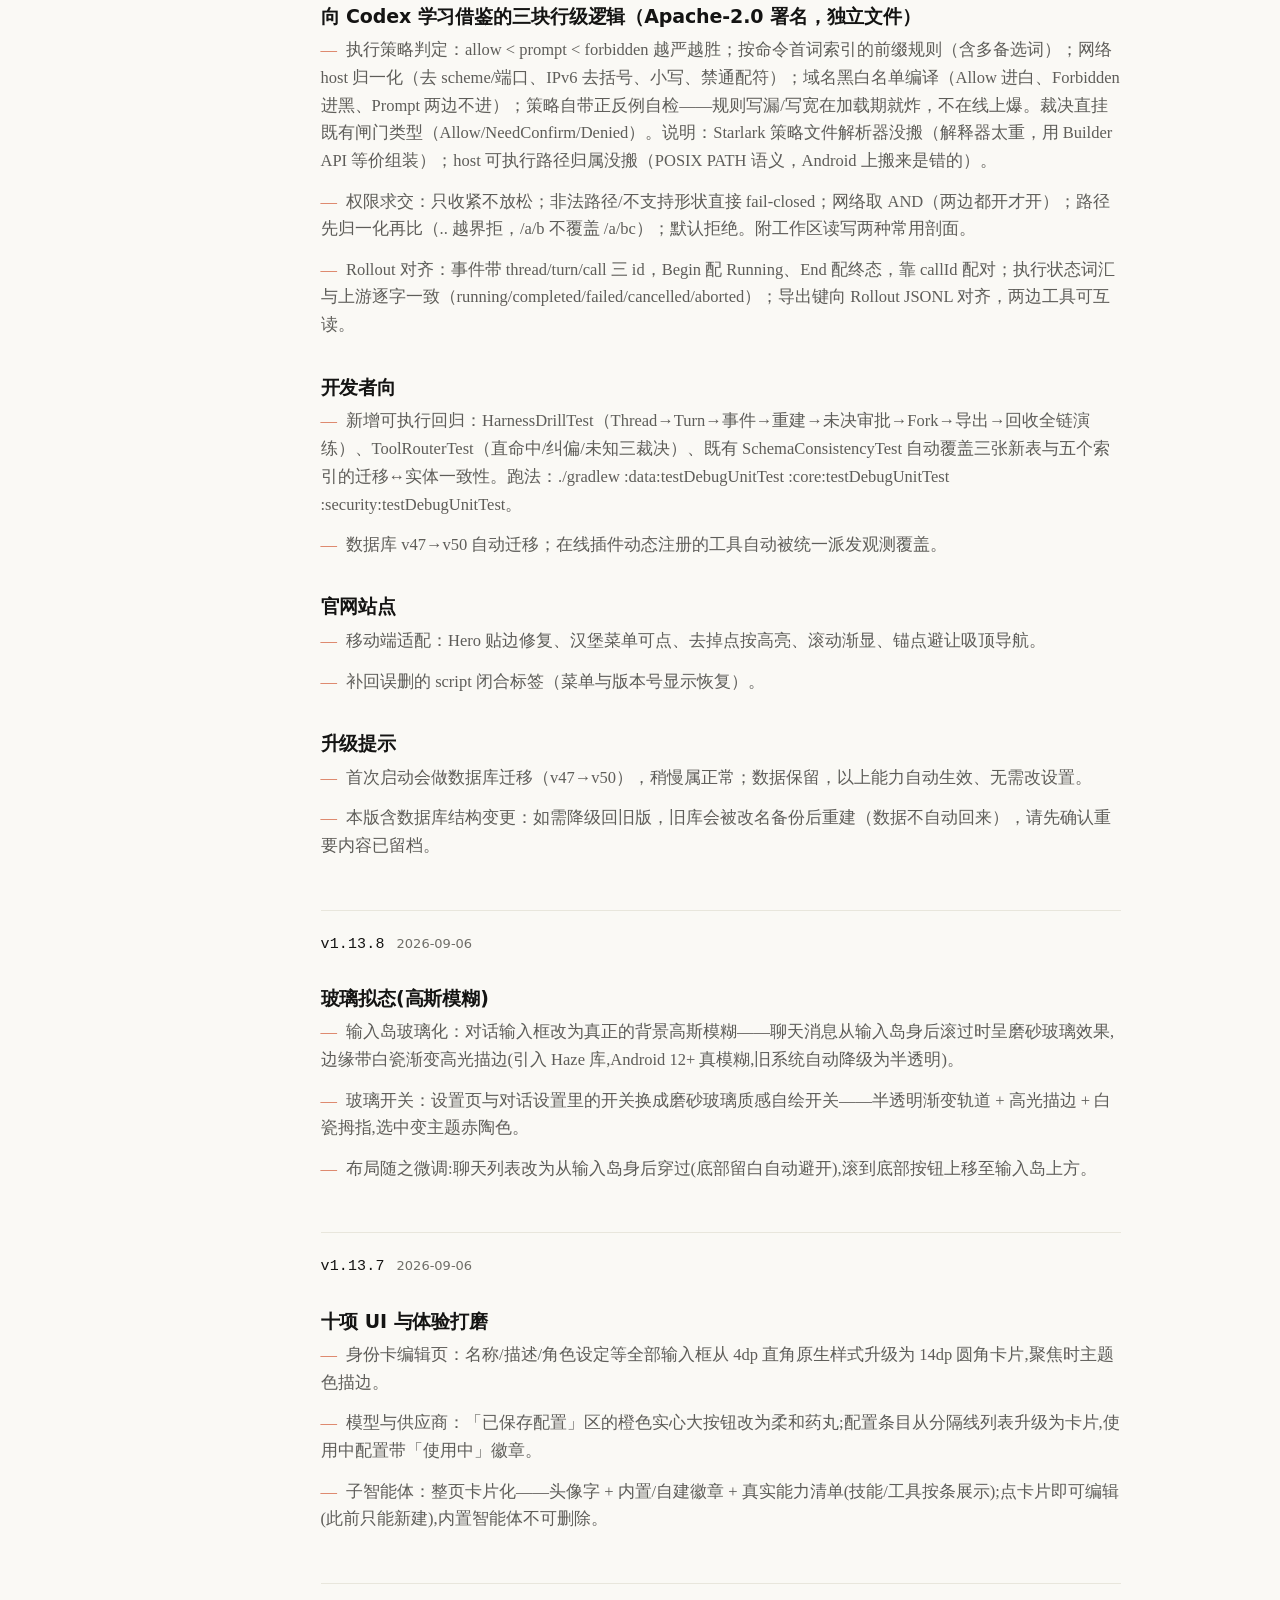
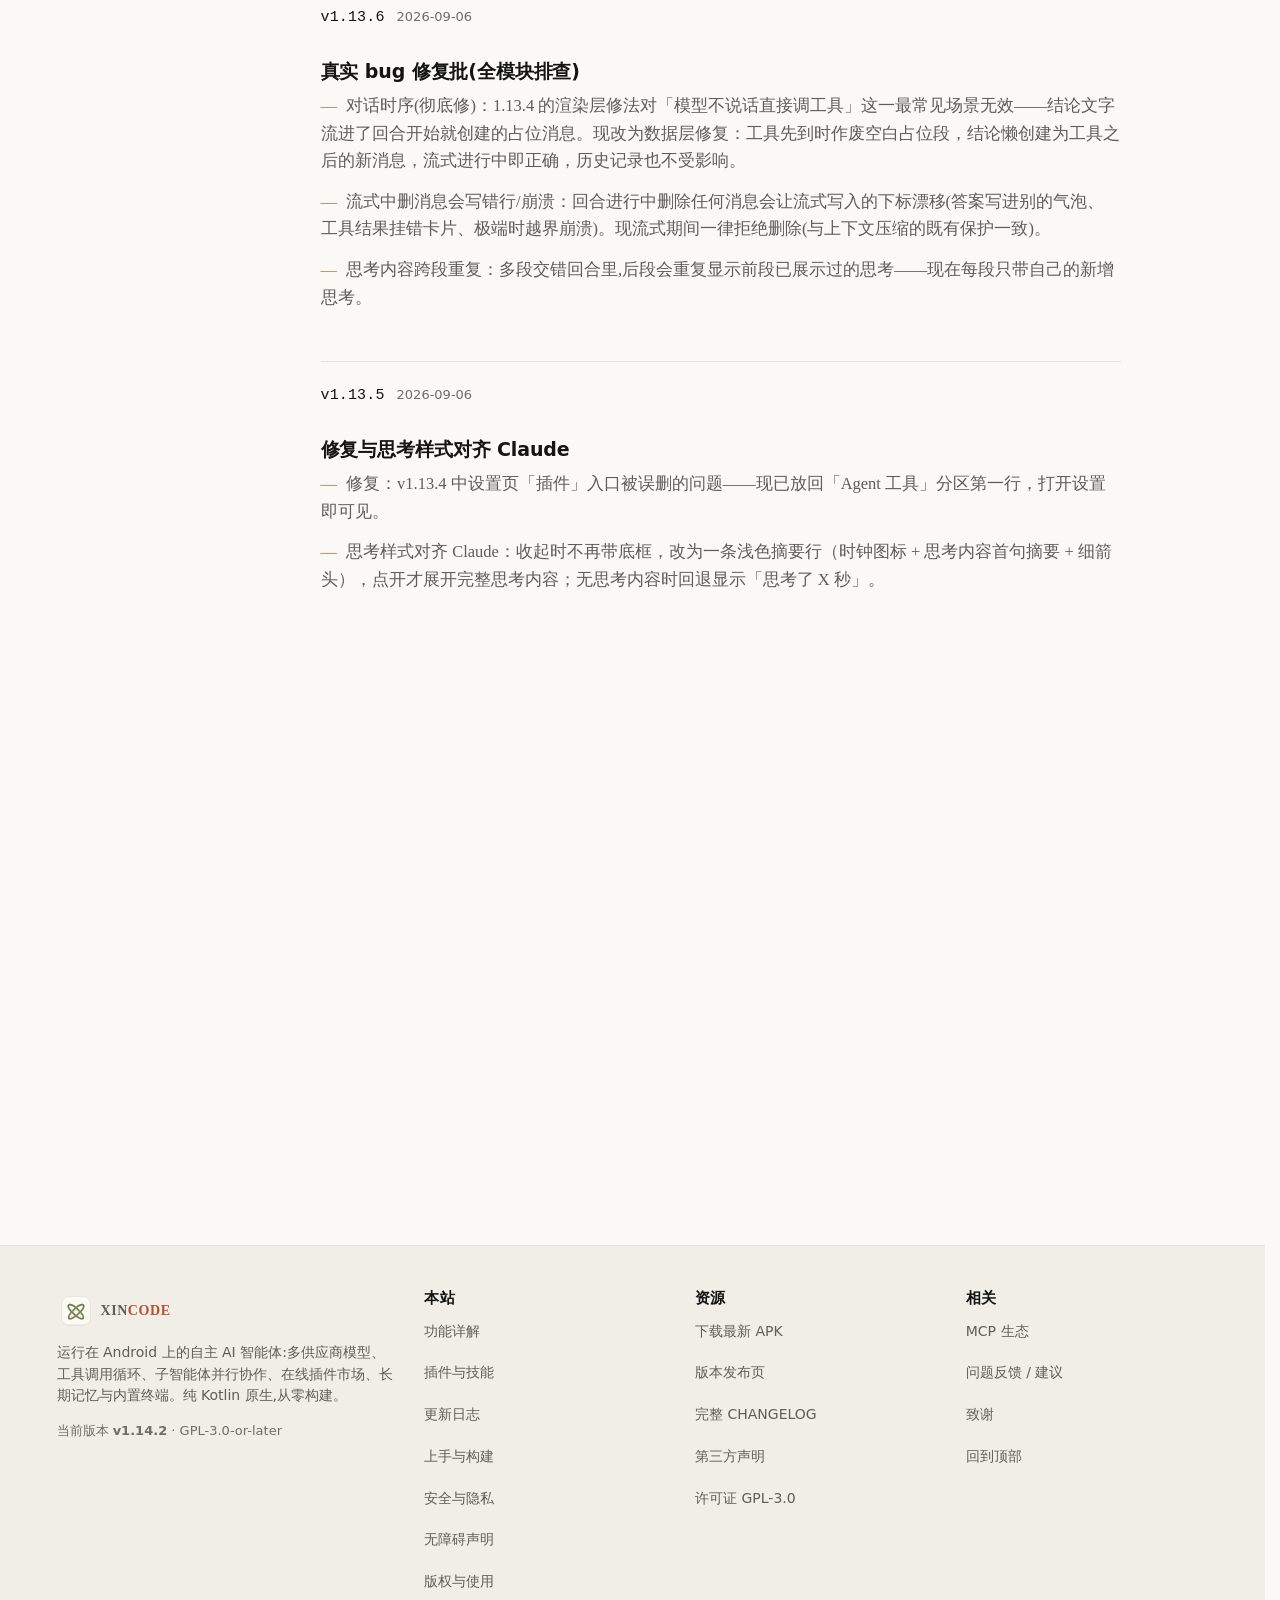
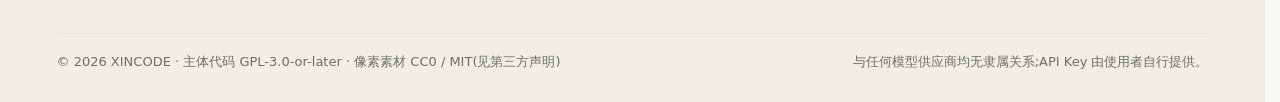
<file: docs/changelog.html>
<!DOCTYPE html>
<html lang="zh-CN">
<head>
<meta charset="UTF-8">
<meta http-equiv="Content-Security-Policy" content="default-src 'self'; base-uri 'none'; object-src 'none'; script-src 'self'; style-src 'self' 'unsafe-inline'; img-src 'self' data:; font-src 'self'; connect-src 'self' https://api.github.com; manifest-src 'self'; frame-src 'none'; form-action 'none'; upgrade-insecure-requests">
<meta name="referrer" content="strict-origin-when-cross-origin">
<meta http-equiv="X-Content-Type-Options" content="nosniff">
<meta name="robots" content="index,follow,max-image-preview:large">
<meta name="viewport" content="width=device-width, initial-scale=1">
<title>更新日志 — XINCODE</title>
<meta name="description" content="XINCODE 更新日志:最近版本的改动与动机,按用户可感知的结果记录;完整 27 个版本条目在仓库 CHANGELOG 中。">
<link rel="canonical" href="https://kusesad-1122.github.io/XINCODE-Public/changelog.html">
<meta name="color-scheme" content="light dark">
<meta name="theme-color" content="#FAF8F5" media="(prefers-color-scheme: light)">
<meta name="theme-color" content="#181715" media="(prefers-color-scheme: dark)">
<link rel="icon" href="assets/img/app-icon.png" type="image/png">
<link rel="apple-touch-icon" href="assets/img/app-icon.png">
<link rel="manifest" href="manifest.webmanifest">
<meta property="og:type" content="website">
<meta property="og:site_name" content="XINCODE">
<meta property="og:locale" content="zh_CN">
<meta property="og:title" content="XINCODE 更新日志">
<meta property="og:description" content="XINCODE 更新日志:最近版本的改动与动机,按用户可感知的结果记录;完整 27 个版本条目在仓库 CHANGELOG 中。">
<meta property="og:url" content="https://kusesad-1122.github.io/XINCODE-Public/changelog.html">
<meta property="og:image" content="https://kusesad-1122.github.io/XINCODE-Public/assets/img/og.png">
<meta property="og:image:width" content="1200">
<meta property="og:image:height" content="630">
<meta name="twitter:card" content="summary_large_image">
<meta name="twitter:title" content="XINCODE 更新日志">
<meta name="twitter:description" content="XINCODE 更新日志:最近版本的改动与动机,按用户可感知的结果记录;完整 27 个版本条目在仓库 CHANGELOG 中。">
<meta name="twitter:image" content="https://kusesad-1122.github.io/XINCODE-Public/assets/img/og.png">
<link rel="stylesheet" href="assets/site.css">
<script src="assets/theme-init.js"></script>
<script src="assets/site.js" defer></script>
</head>
<body>
<a class="skip" href="#main">跳到主要内容</a>
<header class="site-header">
  <div class="wrap nav">
    <a class="brand" href="index.html">
      <img src="assets/img/app-icon.png" alt="" width="30" height="30">
      <span>XIN<span class="code">CODE</span></span>
    </a>
    <nav class="nav-links" aria-label="主导航">
        <a href="features.html">功能</a>
        <a href="plugins.html">插件与技能</a>
        <a href="changelog.html" aria-current="page">更新日志</a>
        <a href="guide.html">上手</a>
        <a href="security.html">安全</a>
        <a href="https://github.com/kusesad-1122/XINCODE-Public" target="_blank" rel="noopener noreferrer">GitHub<span class="visually-hidden">(在新标签页打开)</span></a>
    </nav>
    <div class="nav-actions">
      <button class="icon-btn" type="button" data-theme-toggle aria-pressed="false" aria-label="切换到深色主题"><svg viewBox="0 0 24 24" width="18" height="18" fill="none" stroke="currentColor" stroke-width="1.8" aria-hidden="true"><circle cx="12" cy="12" r="4.2"/><path d="M12 2.6v2.4M12 19v2.4M2.6 12H5M19 12h2.4M5.4 5.4l1.7 1.7M16.9 16.9l1.7 1.7M18.6 5.4l-1.7 1.7M7.1 16.9l-1.7 1.7"/></svg></button>
      <button class="icon-btn motion-btn" type="button" data-motion-toggle aria-pressed="false" aria-label="开启动效"><svg viewBox="0 0 24 24" width="17" height="17" fill="none" stroke="currentColor" stroke-width="1.7" aria-hidden="true"><path d="M4 14.5c2.2 0 3-1.2 4.5-3s3.3-3.5 5-3.5 2.7 1.2 3.2 2.4M4 18.5c2.2 0 3-1.2 4.5-3s3.3-3.5 5-3.5"/><circle cx="17.5" cy="6" r="1.6"/></svg></button>
      <a class="btn btn-sm" href="https://github.com/kusesad-1122/XINCODE-Public/releases/latest/download/app-release.apk"><svg viewBox="0 0 24 24" width="17" height="17" fill="none" stroke="currentColor" stroke-width="1.8" aria-hidden="true"><path d="M12 3v12M7.5 10.5 12 15l4.5-4.5M4.5 19.5h15"/></svg>下载 APK</a>
      <button class="icon-btn nav-toggle" type="button" data-menu-toggle aria-expanded="false" aria-controls="site-menu" aria-label="打开导航菜单"><svg viewBox="0 0 24 24" width="20" height="20" fill="none" stroke="currentColor" stroke-width="1.8" aria-hidden="true"><path d="M4 7h16M4 12h16M4 17h16"/></svg></button>
    </div>
  </div>
  <nav id="site-menu" class="wrap" aria-label="移动端导航" hidden>
      <a href="features.html">功能</a>
      <a href="plugins.html">插件与技能</a>
      <a href="changelog.html" aria-current="page">更新日志</a>
      <a href="guide.html">上手</a>
      <a href="security.html">安全</a>
      <a href="https://github.com/kusesad-1122/XINCODE-Public" target="_blank" rel="noopener noreferrer">GitHub<span class="visually-hidden">(在新标签页打开)</span></a>
      <a class="btn" href="https://github.com/kusesad-1122/XINCODE-Public/releases/latest/download/app-release.apk"><svg viewBox="0 0 24 24" width="17" height="17" fill="none" stroke="currentColor" stroke-width="1.8" aria-hidden="true"><path d="M12 3v12M7.5 10.5 12 15l4.5-4.5M4.5 19.5h15"/></svg>下载最新 APK</a>
  </nav>
</header>
<main id="main" tabindex="-1">
<div class="wrap page-head">
  <p class="crumbs"><a href="index.html">首页</a> / 更新日志</p>
  <h1>更新日志</h1>
  <p class="lede">每个版本都在仓库 CHANGELOG 里写清楚改了什么、为什么改。这里展示最近的版本;完整历史(共 27 个版本条目)在仓库里。</p>
</div>

<div class="wrap doc-layout">
  <nav class="toc" aria-label="本页目录" data-toc>
    <h2 id="toc-title">本页目录</h2>
    <ol aria-labelledby="toc-title">
      <li><a href="#releases">最近版本</a></li>
      <li><a href="#how">我们怎么记录变更</a></li>
      <li><a href="#full">完整历史</a></li>
    </ol>
  </nav>

  <div class="prose">
    <section id="releases" aria-labelledby="h-releases">
      <h2 id="h-releases">最近版本</h2>
      <p class="meta">下面这段在支持 JavaScript 时会自动替换为 GitHub Release 的实时内容;禁用脚本也能读到静态快照。</p>
      <div class="timeline" data-release-list="8" data-cap-headings="6" data-cap-items="10" style="margin-top:18px">
            <article class="release">
        <div class="v"><b>v1.14.2</b><time datetime="2026-09-10">2026-09-10</time><span class="badge badge-green">最新</span></div>
        <h3>修复项目知识库删除闪退</h3>
        <ul>
          <li>记忆索引触发器改写为 BEFORE + 直接删索引行,删除不再触发 SQL logic error。</li>
          <li>新增 50→51 迁移重建触发器并 rebuild 索引,老库升级即修复,无需重装。</li>
          <li>顺带修好「清空所有数据」与召回计数的同类崩溃;「关于」页新增官网入口。</li>
        </ul>
      </article>
<article class="release">
        <div class="v"><b>v1.14.1</b><time datetime="2026-09-07">2026-09-07</time></div>
        <h3>在线插件市场：3 个 → 27 个，全部实测可用</h3><ul><li>注册表扩至 27 个、8 分类（气象预报/金融财经/知识百科/影音资讯/实用工具/饮食健康/游戏娱乐/开发运维），每个端点上线前都调通返回 200 才收录；世界时钟等 4 个已死服务剔除，Frankfurter 换新域名。</li><li>注册表升 version 2：新增分类与下载/星/收藏/发布时间保留字段——公共源没有这些数就不编造，有数的条目 UI 自动出现对应排序与徽标。</li><li>在线插件请求补默认 UA（部分公共 API 拒绝无 UA 请求）；校验挪到路径替换之后，守卫看的是最终 URL。</li></ul><h3>插件页：一项一页 + 筛选</h3><ul><li>拆四个页签：连接器 / MCP / 在线插件 / 技能包，各占一页，页签带计数。</li><li>在线页新增搜索框（名/简介/分类）、分类 chips、免登/需 Key 筛选、排序（名称/分类；星数/下载有数才出现）。</li><li>在线卡片徽标行：分类 · 授权 · 星/下载（有数才显示）。</li></ul><h3>技能：场景自动引用</h3><ul><li>每回合按用户输入自动匹配技能（点名最优先 + 简介交集 + 常用者优先），命中附用法摘要进本回合上下文，不污染冻结前缀；未命中零成本，原 /技能名 精确调用不变。</li></ul><h3>修：子智能体管理页恒空</h3><ul><li>列表从未加载导致页永远是空的——现按页打开即查，增删改即时刷新；内置四个角色不受影响。</li></ul><h3>用量分析页优雅化</h3><ul><li>六散盒改 Hero 总览卡（累计大字 + 调用/命中/日均/花费）；三段加 accent 标题；柱状图改圆头渐显；成本改 Top3 明细。</li></ul><h3>代码索引：按需自建</h3><ul><li>code_graph 查询时库空就地建一次（增量指纹与文件上限复用既有逻辑），模型不用先去索引屏；建失败如实返回空，不炸。</li></ul>
      </article>
      <article class="release">
        <div class="v"><b>v1.14.0</b><time datetime="2026-09-06">2026-09-06</time></div>
        <h3>在线插件：云端上架，应用无需发版</h3><ul><li>新形态 ONLINE：插件市场目录从仓库 docs/plugins/registry.json 实时拉取，失败自动回退本地缓存——云端上架新插件，用户侧直接可见可用，不用等发版。</li><li>远程工具注入：在线插件 = 远程 OpenAPI 轻量子集，工具列表动态转成 Tool 注入 Agent；执行时直连插件云端（GET query / POST JSON），响应截断 4000 字符防爆上下文。</li><li>出站守卫 NetGuard：仅放行 http(s) 公网，localhost/环回/私网/保留地址一律拒绝（SSRF 防护）。</li></ul><h3>运行链：双向层（以前单向接口接不住长任务）</h3><ul><li>通知栏&quot;中断&quot;按钮：任务跑起来后，切后台、杀 UI，通知栏一点即真停——停的是执行链本身，不是只关界面；超时与手势中断统一走同一入口。</li><li>此前：停的办法只有回 App 点停止，UI 死了就只能干等或强杀进程。</li><li>现在：新增 App Server 双向层——产品侧可启动/中断/追发输入/回审批，核心侧持续推送模型输出、工具进度、文件改动、审批请求。</li></ul><h3>运行链：任务身份（多轮不断片）</h3><ul><li>同一任务的多轮执行有了 Thread/Turn 身份：Thread 是任务档案，Turn 是其中一轮——修 Bug 时第一轮查根因、第二轮按证据改码，第二轮自动继承第一轮结论，不再全文重灌。</li><li>效果：跨轮引用不断档，且提示词 token 实打实下降。</li></ul><h3>运行链：调度与执行分离 + 真审批</h3><ul><li>工具调度器只答&quot;交给谁&quot;：纯函数、无副作用；新增工具零权限代码，意图与管控彻底分家。</li><li>执行管理器管边界：审批→选执行域→运行固定顺序，会话归属、前后钩子、计时收敛一处。</li><li>审批是执行链真暂停：敏感操作 Turn 停在等待位，通知栏同意/拒绝直达执行链——无回执不执行（飞行模式点同意也无效），拒绝后模型基于拒绝原因换方案重判。此前确认框更像&quot;心理按摩&quot;，后端并没真停住。</li></ul><h3>运行链：停止条件与失败语义</h3><ul><li>结果必回模型：只要发起了工具调用，模型必须看到执行结果才允许结束；最终回答守卫防止&quot;有结果没送达就结案&quot;。</li><li>失败不再静默：模型调用失败（网络/服务异常）导致工具结果没送达时，记明确错误、不清断点——此前会静默结束，看板甚至记成&quot;成功&quot;（已随本版修正）。</li></ul><h3>运行链：事件溯源、恢复与分支</h3><ul><li>运行流水（用户输入/模型输出/工具调用与结果/审批请求与裁决/Turn 起止）只追加落盘：模型上下文可以压缩，系统到底经历过什么永久保留。</li><li>强杀/重启后悬挂任务自动回收，可看记录从断点续跑；支持 Fork——从某轮复制前缀换方案分支重试，前文不丢、未来事件不串。</li><li>恢复 = 读取→解析→重建，不是读内存快照（此前切后台久了回来只能重跑）。</li></ul><h3>向 Codex 学习借鉴的三块行级逻辑（Apache-2.0 署名，独立文件）</h3><ul><li>执行策略判定：allow &lt; prompt &lt; forbidden 越严越胜；按命令首词索引的前缀规则（含多备选词）；网络 host 归一化（去 scheme/端口、IPv6 去括号、小写、禁通配符）；域名黑白名单编译（Allow 进白、Forbidden 进黑、Prompt 两边不进）；策略自带正反例自检——规则写漏/写宽在加载期就炸，不在线上爆。裁决直挂既有闸门类型（Allow/NeedConfirm/Denied）。说明：Starlark 策略文件解析器没搬（解释器太重，用 Builder API 等价组装）；host 可执行路径归属没搬（POSIX PATH 语义，Android 上搬来是错的）。</li><li>权限求交：只收紧不放松；非法路径/不支持形状直接 fail-closed；网络取 AND（两边都开才开）；路径先归一化再比（.. 越界拒，/a/b 不覆盖 /a/bc）；默认拒绝。附工作区读写两种常用剖面。</li><li>Rollout 对齐：事件带 thread/turn/call 三 id，Begin 配 Running、End 配终态，靠 callId 配对；执行状态词汇与上游逐字一致（running/completed/failed/cancelled/aborted）；导出键向 Rollout JSONL 对齐，两边工具可互读。</li></ul><h3>开发者向</h3><ul><li>新增可执行回归：HarnessDrillTest（Thread→Turn→事件→重建→未决审批→Fork→导出→回收全链演练）、ToolRouterTest（直命中/纠偏/未知三裁决）、既有 SchemaConsistencyTest 自动覆盖三张新表与五个索引的迁移↔实体一致性。跑法：./gradlew :data:testDebugUnitTest :core:testDebugUnitTest :security:testDebugUnitTest。</li><li>数据库 v47→v50 自动迁移；在线插件动态注册的工具自动被统一派发观测覆盖。</li></ul><h3>官网站点</h3><ul><li>移动端适配：Hero 贴边修复、汉堡菜单可点、去掉点按高亮、滚动渐显、锚点避让吸顶导航。</li><li>补回误删的 script 闭合标签（菜单与版本号显示恢复）。</li></ul><h3>升级提示</h3><ul><li>首次启动会做数据库迁移（v47→v50），稍慢属正常；数据保留，以上能力自动生效、无需改设置。</li><li>本版含数据库结构变更：如需降级回旧版，旧库会被改名备份后重建（数据不自动回来），请先确认重要内容已留档。</li></ul>
      </article>
      <article class="release">
        <div class="v"><b>v1.13.8</b><time datetime="2026-09-06">2026-09-06</time></div>
        <h3>玻璃拟态(高斯模糊)</h3><ul><li>输入岛玻璃化：对话输入框改为真正的背景高斯模糊——聊天消息从输入岛身后滚过时呈磨砂玻璃效果,边缘带白瓷渐变高光描边(引入 Haze 库,Android 12+ 真模糊,旧系统自动降级为半透明)。</li><li>玻璃开关：设置页与对话设置里的开关换成磨砂玻璃质感自绘开关——半透明渐变轨道 + 高光描边 + 白瓷拇指,选中变主题赤陶色。</li><li>布局随之微调:聊天列表改为从输入岛身后穿过(底部留白自动避开),滚到底部按钮上移至输入岛上方。</li></ul>
      </article>
      <article class="release">
        <div class="v"><b>v1.13.7</b><time datetime="2026-09-06">2026-09-06</time></div>
        <h3>十项 UI 与体验打磨</h3><ul><li>身份卡编辑页：名称/描述/角色设定等全部输入框从 4dp 直角原生样式升级为 14dp 圆角卡片,聚焦时主题色描边。</li><li>模型与供应商：「已保存配置」区的橙色实心大按钮改为柔和药丸;配置条目从分隔线列表升级为卡片,使用中配置带「使用中」徽章。</li><li>子智能体：整页卡片化——头像字 + 内置/自建徽章 + 真实能力清单(技能/工具按条展示);点卡片即可编辑(此前只能新建),内置智能体不可删除。</li></ul>
      </article>
      <article class="release">
        <div class="v"><b>v1.13.6</b><time datetime="2026-09-06">2026-09-06</time></div>
        <h3>真实 bug 修复批(全模块排查)</h3><ul><li>对话时序(彻底修)：1.13.4 的渲染层修法对「模型不说话直接调工具」这一最常见场景无效——结论文字流进了回合开始就创建的占位消息。现改为数据层修复：工具先到时作废空白占位段，结论懒创建为工具之后的新消息，流式进行中即正确，历史记录也不受影响。</li><li>流式中删消息会写错行/崩溃：回合进行中删除任何消息会让流式写入的下标漂移(答案写进别的气泡、工具结果挂错卡片、极端时越界崩溃)。现流式期间一律拒绝删除(与上下文压缩的既有保护一致)。</li><li>思考内容跨段重复：多段交错回合里,后段会重复显示前段已展示过的思考——现在每段只带自己的新增思考。</li></ul>
      </article>
      <article class="release">
        <div class="v"><b>v1.13.5</b><time datetime="2026-09-06">2026-09-06</time></div>
        <h3>修复与思考样式对齐 Claude</h3><ul><li>修复：v1.13.4 中设置页「插件」入口被误删的问题——现已放回「Agent 工具」分区第一行，打开设置即可见。</li><li>思考样式对齐 Claude：收起时不再带底框，改为一条浅色摘要行（时钟图标 + 思考内容首句摘要 + 细箭头），点开才展开完整思考内容；无思考内容时回退显示「思考了 X 秒」。</li></ul>
      </article>
      </div>
    </section>

    <section id="how" aria-labelledby="h-how">
      <p class="eyebrow-line">Convention</p>
      <h2 id="h-how">我们怎么记录变更</h2>
      <ul>
        <li><b>按用户能感知的结果写</b>——先说"现在能做什么 / 修好了什么",再说实现细节。</li>
        <li><b>失败与取舍也写</b>——例如某个公共 API 已经失效、某个方案被回退,都会留一条,而不是悄悄删掉。</li>
        <li><b>发布即附 APK</b>——打 tag 时从 CHANGELOG 自动截取对应段落作为 Release 说明,人工只写一次。</li>
      </ul>
    </section>

    <section id="full" aria-labelledby="h-full">
      <p class="eyebrow-line">Full History</p>
      <h2 id="h-full">完整历史</h2>
      <p>全部 27 个版本条目(含每一版的动机与细节)在仓库中:</p>
      <div class="btn-row">
        <a class="btn" href="https://github.com/kusesad-1122/XINCODE-Public/blob/main/CHANGELOG.md" target="_blank" rel="noopener noreferrer">阅读完整 CHANGELOG <svg viewBox="0 0 24 24" width="14" height="14" fill="none" stroke="currentColor" stroke-width="1.8" aria-hidden="true"><path d="M14 4h6v6M20 4l-8.5 8.5M18 14v5a1 1 0 0 1-1 1H5a1 1 0 0 1-1-1V7a1 1 0 0 1 1-1h5"/></svg></a>
        <a class="btn btn-ghost" href="https://github.com/kusesad-1122/XINCODE-Public/releases" target="_blank" rel="noopener noreferrer">Release 与 APK <svg viewBox="0 0 24 24" width="14" height="14" fill="none" stroke="currentColor" stroke-width="1.8" aria-hidden="true"><path d="M14 4h6v6M20 4l-8.5 8.5M18 14v5a1 1 0 0 1-1 1H5a1 1 0 0 1-1-1V7a1 1 0 0 1 1-1h5"/></svg></a>
      </div>
    </section>
  </div>
</div>
</main>
<footer class="site-footer">
  <div class="wrap">
    <div class="foot-grid">
      <div>
        <a class="brand" href="index.html" style="margin-bottom:10px">
          <img src="assets/img/app-icon.png" alt="" width="30" height="30">
          <span>XIN<span class="code">CODE</span></span>
        </a>
        <p class="about">运行在 Android 上的自主 AI 智能体:多供应商模型、工具调用循环、子智能体并行协作、在线插件市场、长期记忆与内置终端。纯 Kotlin 原生,从零构建。</p>
        <p class="meta">当前版本 <b data-version>v1.14.2</b> · GPL-3.0-or-later</p>
      </div>
      <nav aria-labelledby="foot-site">
        <h2 id="foot-site">本站</h2>
        <ul>
          <li><a href="features.html">功能详解</a></li>
          <li><a href="plugins.html">插件与技能</a></li>
          <li><a href="changelog.html">更新日志</a></li>
          <li><a href="guide.html">上手与构建</a></li>
          <li><a href="security.html">安全与隐私</a></li>
          <li><a href="accessibility.html">无障碍声明</a></li>
          <li><a href="terms.html">版权与使用</a></li>
        </ul>
      </nav>
      <nav aria-labelledby="foot-res">
        <h2 id="foot-res">资源</h2>
        <ul>
          <li><a href="https://github.com/kusesad-1122/XINCODE-Public/releases/latest/download/app-release.apk">下载最新 APK</a></li>
          <li><a href="https://github.com/kusesad-1122/XINCODE-Public/releases" target="_blank" rel="noopener noreferrer">版本发布页<span class="visually-hidden">(在新标签页打开)</span></a></li>
          <li><a href="https://github.com/kusesad-1122/XINCODE-Public/blob/main/CHANGELOG.md" target="_blank" rel="noopener noreferrer">完整 CHANGELOG<span class="visually-hidden">(在新标签页打开)</span></a></li>
          <li><a href="https://github.com/kusesad-1122/XINCODE-Public/blob/main/THIRD-PARTY-NOTICES.md" target="_blank" rel="noopener noreferrer">第三方声明<span class="visually-hidden">(在新标签页打开)</span></a></li>
          <li><a href="https://github.com/kusesad-1122/XINCODE-Public/blob/main/LICENSE" target="_blank" rel="noopener noreferrer">许可证 GPL-3.0<span class="visually-hidden">(在新标签页打开)</span></a></li>
        </ul>
      </nav>
      <nav aria-labelledby="foot-more">
        <h2 id="foot-more">相关</h2>
        <ul>
          <li><a href="https://modelcontextprotocol.io" target="_blank" rel="noopener noreferrer">MCP 生态<span class="visually-hidden">(在新标签页打开)</span></a></li>
          <li><a href="https://github.com/kusesad-1122/XINCODE-Public/issues" target="_blank" rel="noopener noreferrer">问题反馈 / 建议<span class="visually-hidden">(在新标签页打开)</span></a></li>
          <li><a href="https://github.com/kusesad-1122/XINCODE-Public#-致谢" target="_blank" rel="noopener noreferrer">致谢<span class="visually-hidden">(在新标签页打开)</span></a></li>
          <li><a href="#main">回到顶部</a></li>
        </ul>
      </nav>
    </div>
    <div class="foot-bottom">
      <span>© <span data-year>2026</span> XINCODE · 主体代码 GPL-3.0-or-later · 像素素材 CC0 / MIT(见第三方声明)</span>
      <span>与任何模型供应商均无隶属关系;API Key 由使用者自行提供。</span>
    </div>
  </div>
</footer>

<button class="to-top" type="button" data-to-top aria-label="回到顶部(向上滚动)">
  <svg viewBox="0 0 24 24" width="16" height="16" fill="none" stroke="currentColor" stroke-width="1.9" aria-hidden="true"><path d="M12 19V6M6.5 11.5 12 6l5.5 5.5"/></svg>
  <span class="to-top__t">回到顶部</span>
</button>
</body>
</html>
</file>
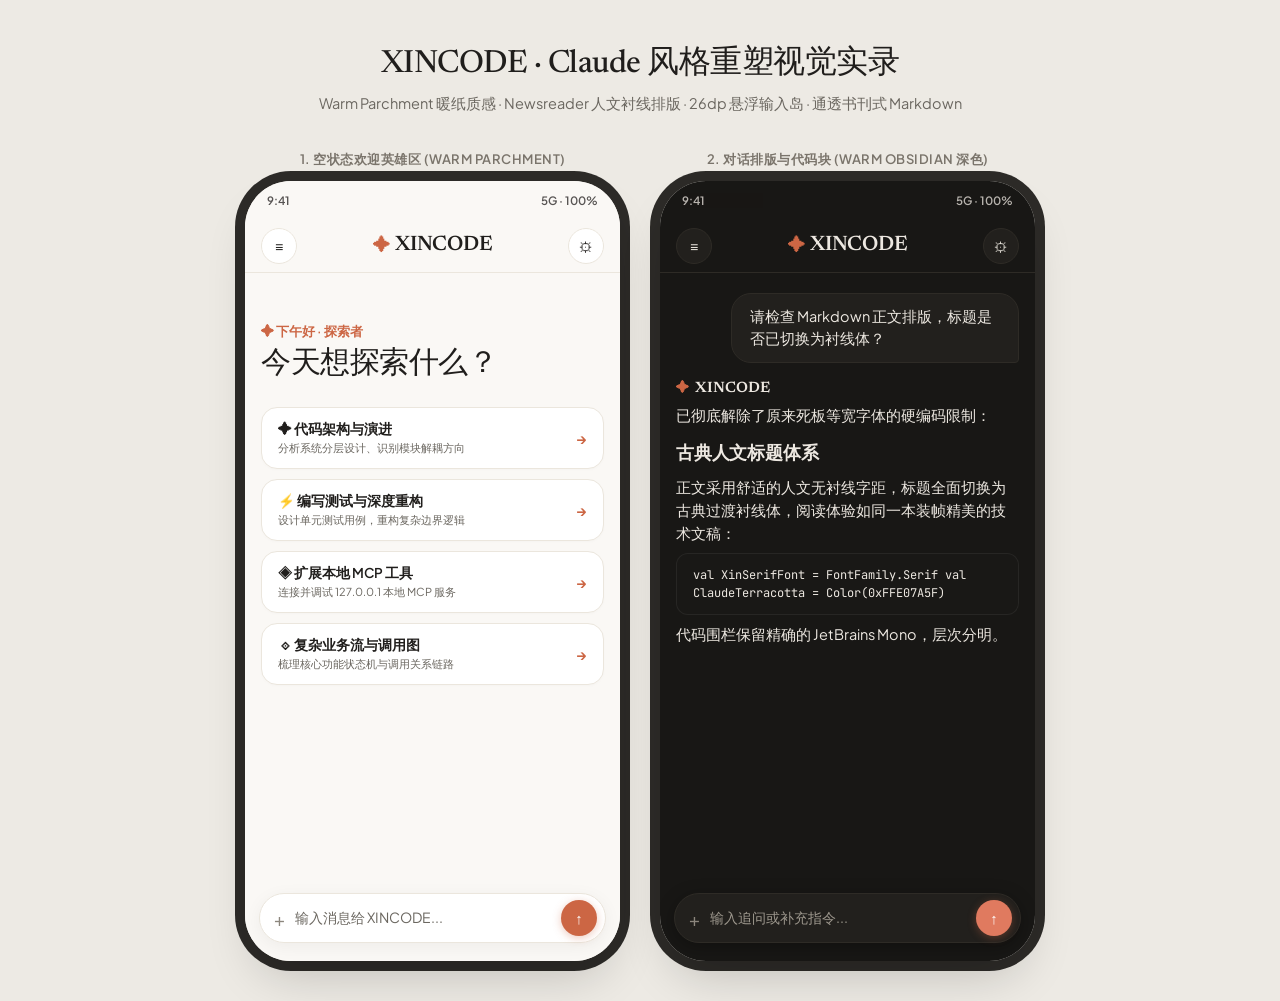
<file: docs/claude-ui-preview.html>
<!DOCTYPE html>
<html lang="zh-CN">
<head>
<meta charset="UTF-8">
<meta name="viewport" content="width=device-width, initial-scale=1.0">
<title>XINCODE Claude 风格 UI 实机渲染视觉全景</title>
<meta name="robots" content="noindex, nofollow">
<style>
  @import url('https://fonts.googleapis.com/css2?family=Newsreader:ital,opsz,wght@0,6..72,400;0,6..72,500;0,6..72,600;1,6..72,400&family=Plus+Jakarta+Sans:wght@400;500;600&family=JetBrains+Mono:wght@400;500&display=swap');

  :root {
    --claude-bg-light: #FAF8F5;
    --claude-card-light: #FFFFFF;
    --claude-border-light: #EBE6DD;
    --claude-text-light: #201E1C;
    --claude-sub-light: #6B6760;
    --claude-terracotta: #CC6644;
    --claude-active-wash: rgba(204, 102, 68, 0.1);
    
    --claude-bg-dark: #181715;
    --claude-card-dark: #22201D;
    --claude-border-dark: #2E2B26;
    --claude-text-dark: #EDE8E1;
    --claude-sub-dark: #9E988E;
    --claude-terracotta-dark: #E07A5F;
  }

  * { box-sizing: border-box; margin: 0; padding: 0; }
  body {
    background: #EDEAE4;
    font-family: 'Plus Jakarta Sans', -apple-system, BlinkMacSystemFont, "Segoe UI", sans-serif;
    color: #201E1C;
    padding: 40px 20px;
    display: flex;
    flex-direction: column;
    align-items: center;
  }

  .intro-header {
    text-align: center;
    max-width: 700px;
    margin-bottom: 36px;
  }
  .intro-header h1 {
    font-family: 'Newsreader', Georgia, serif;
    font-size: 32px;
    font-weight: 500;
    letter-spacing: -0.5px;
    color: #201E1C;
    margin-bottom: 8px;
  }
  .intro-header p {
    color: #6B6760;
    font-size: 14.5px;
    line-height: 1.6;
  }

  .devices-wrapper {
    display: flex;
    gap: 40px;
    flex-wrap: wrap;
    justify-content: center;
  }

  .phone {
    width: 375px;
    height: 780px;
    border-radius: 46px;
    box-shadow: 0 24px 50px -12px rgba(0,0,0,0.2), 0 0 0 10px #2D2B28;
    overflow: hidden;
    display: flex;
    flex-direction: column;
    position: relative;
  }

  .phone-title {
    text-align: center;
    font-size: 13px;
    font-weight: 600;
    color: #7A746B;
    margin-bottom: 12px;
    text-transform: uppercase;
    letter-spacing: 0.5px;
  }

  /* Light Theme Viewport */
  .screen.light {
    background: var(--claude-bg-light);
    color: var(--claude-text-light);
    height: 100%;
    display: flex;
    flex-direction: column;
  }

  /* Dark Theme Viewport */
  .screen.dark {
    background: var(--claude-bg-dark);
    color: var(--claude-text-dark);
    height: 100%;
    display: flex;
    flex-direction: column;
  }

  /* Status Bar */
  .status-bar {
    height: 38px;
    padding: 0 22px;
    display: flex;
    align-items: center;
    justify-content: space-between;
    font-size: 11.5px;
    font-weight: 600;
    opacity: 0.75;
  }

  /* Top Bar */
  .app-bar {
    height: 54px;
    padding: 0 16px;
    display: flex;
    align-items: center;
    justify-content: space-between;
    border-bottom: 1px solid var(--claude-border-light);
  }
  .screen.dark .app-bar {
    border-bottom: 1px solid var(--claude-border-dark);
  }
  .app-bar .brand {
    font-family: 'Newsreader', Georgia, serif;
    font-size: 21px;
    font-weight: 600;
    display: flex;
    align-items: center;
    gap: 6px;
    letter-spacing: -0.3px;
  }
  .app-bar .star-icon {
    color: var(--claude-terracotta);
    font-size: 17px;
  }
  .circle-btn {
    width: 36px;
    height: 36px;
    border-radius: 50%;
    border: 1px solid var(--claude-border-light);
    background: #FFF;
    display: flex;
    align-items: center;
    justify-content: center;
    font-size: 14px;
    cursor: pointer;
  }
  .screen.dark .circle-btn {
    background: var(--claude-card-dark);
    border: 1px solid var(--claude-border-dark);
    color: var(--claude-text-dark);
  }

  /* Chat Scrollable Content */
  .chat-content {
    flex: 1;
    overflow-y: auto;
    padding: 20px 16px;
    display: flex;
    flex-direction: column;
    gap: 18px;
  }

  /* Claude Hero (Empty State) */
  .hero-block {
    margin-top: 30px;
    margin-bottom: auto;
  }
  .hero-greeting-tag {
    font-size: 13px;
    font-weight: 600;
    color: var(--claude-terracotta);
    margin-bottom: 6px;
    display: flex;
    align-items: center;
    gap: 6px;
  }
  .hero-heading {
    font-family: 'Newsreader', Georgia, serif;
    font-size: 30px;
    font-weight: 500;
    line-height: 1.25;
    letter-spacing: -0.5px;
    margin-bottom: 22px;
  }
  .prompts-col {
    display: flex;
    flex-direction: column;
    gap: 10px;
  }
  .prompt-card {
    padding: 12px 16px;
    border-radius: 16px;
    background: #FFF;
    border: 1px solid var(--claude-border-light);
    display: flex;
    align-items: center;
    justify-content: space-between;
    cursor: pointer;
    box-shadow: 0 1px 3px rgba(0,0,0,0.02);
  }
  .screen.dark .prompt-card {
    background: var(--claude-card-dark);
    border: 1px solid var(--claude-border-dark);
    box-shadow: none;
  }
  .prompt-card .title {
    font-size: 13.5px;
    font-weight: 600;
    margin-bottom: 2px;
  }
  .prompt-card .desc {
    font-size: 11px;
    color: var(--claude-sub-light);
  }
  .screen.dark .prompt-card .desc {
    color: var(--claude-sub-dark);
  }
  .prompt-card .arrow {
    color: var(--claude-terracotta);
    font-size: 14px;
    font-weight: bold;
  }

  /* User Message Bubble */
  .user-msg-row {
    align-self: flex-end;
    max-width: 84%;
  }
  .user-pill {
    background: #FFF;
    border: 1px solid var(--claude-border-light);
    padding: 12px 18px;
    border-radius: 20px 20px 4px 20px;
    font-size: 14.5px;
    line-height: 1.5;
    box-shadow: 0 1px 4px rgba(0,0,0,0.03);
  }
  .screen.dark .user-pill {
    background: var(--claude-card-dark);
    border: 1px solid var(--claude-border-dark);
    box-shadow: none;
  }

  /* Assistant Message Stream (Pure Unboxed Editorial) */
  .assistant-msg-row {
    align-self: flex-start;
    width: 100%;
    display: flex;
    flex-direction: column;
    gap: 8px;
  }
  .assistant-label {
    font-family: 'Newsreader', Georgia, serif;
    font-size: 15px;
    font-weight: 600;
    color: var(--claude-text-light);
    display: flex;
    align-items: center;
    gap: 6px;
  }
  .screen.dark .assistant-label {
    color: var(--claude-text-dark);
  }
  .assistant-label .star {
    color: var(--claude-terracotta);
    font-size: 13px;
  }

  .assistant-body {
    font-size: 14.5px;
    line-height: 1.6;
    color: var(--claude-text-light);
  }
  .screen.dark .assistant-body {
    color: var(--claude-text-dark);
  }
  .assistant-body h3 {
    font-family: 'Newsreader', Georgia, serif;
    font-size: 18px;
    font-weight: 600;
    margin: 14px 0 6px 0;
    letter-spacing: -0.2px;
  }

  .code-card {
    background: #191816;
    color: #EDE8E1;
    padding: 12px 16px;
    border-radius: 12px;
    font-family: 'JetBrains Mono', monospace;
    font-size: 12px;
    line-height: 1.5;
    margin: 8px 0;
    border: 1px solid rgba(255,255,255,0.06);
  }

  /* Floating Capsule Input Island */
  .bottom-island-bar {
    padding: 10px 14px 18px 14px;
  }
  .input-island {
    background: #FFF;
    border: 1px solid var(--claude-border-light);
    border-radius: 26px;
    box-shadow: 0 4px 18px rgba(0,0,0,0.05);
    padding: 6px 8px 6px 14px;
    display: flex;
    align-items: center;
    gap: 10px;
  }
  .screen.dark .input-island {
    background: var(--claude-card-dark);
    border: 1px solid var(--claude-border-dark);
    box-shadow: 0 4px 18px rgba(0,0,0,0.3);
  }
  .input-placeholder {
    flex: 1;
    font-size: 14px;
    color: var(--claude-sub-light);
  }
  .screen.dark .input-placeholder {
    color: var(--claude-sub-dark);
  }
  .circle-send {
    width: 36px;
    height: 36px;
    border-radius: 50%;
    background: var(--claude-terracotta);
    border: none;
    color: #FFF;
    display: flex;
    align-items: center;
    justify-content: center;
    font-size: 15px;
    cursor: pointer;
    box-shadow: 0 2px 8px rgba(204, 102, 68, 0.35);
  }
</style>
</head>
<body>

<div class="intro-header">
  <h1>XINCODE · Claude 风格重塑视觉实录</h1>
  <p>Warm Parchment 暖纸质感 · Newsreader 人文衬线排版 · 26dp 悬浮输入岛 · 通透书刊式 Markdown</p>
</div>

<div class="devices-wrapper">

  <!-- View 1: 首页空状态与欢迎页 -->
  <div>
    <div class="phone-title">1. 空状态欢迎英雄区 (Warm Parchment)</div>
    <div class="phone">
      <div class="screen light">
        <div class="status-bar">
          <span>9:41</span>
          <span>5G · 100%</span>
        </div>
        <div class="app-bar">
          <div class="circle-btn">≡</div>
          <div class="brand"><span class="star-icon">✦</span> XINCODE</div>
          <div class="circle-btn">⚙</div>
        </div>

        <div class="chat-content">
          <div class="hero-block">
            <div class="hero-greeting-tag">✦ 下午好 · 探索者</div>
            <div class="hero-heading">今天想探索什么？</div>
            <div class="prompts-col">
              <div class="prompt-card">
                <div>
                  <div class="title">✦ 代码架构与演进</div>
                  <div class="desc">分析系统分层设计、识别模块解耦方向</div>
                </div>
                <div class="arrow">→</div>
              </div>
              <div class="prompt-card">
                <div>
                  <div class="title">⚡ 编写测试与深度重构</div>
                  <div class="desc">设计单元测试用例，重构复杂边界逻辑</div>
                </div>
                <div class="arrow">→</div>
              </div>
              <div class="prompt-card">
                <div>
                  <div class="title">◈ 扩展本地 MCP 工具</div>
                  <div class="desc">连接并调试 127.0.0.1 本地 MCP 服务</div>
                </div>
                <div class="arrow">→</div>
              </div>
              <div class="prompt-card">
                <div>
                  <div class="title">⟐ 复杂业务流与调用图</div>
                  <div class="desc">梳理核心功能状态机与调用关系链路</div>
                </div>
                <div class="arrow">→</div>
              </div>
            </div>
          </div>
        </div>

        <div class="bottom-island-bar">
          <div class="input-island">
            <span style="font-size: 18px; color: #8C867D; cursor: pointer;">+</span>
            <span class="input-placeholder">输入消息给 XINCODE...</span>
            <button class="circle-send">↑</button>
          </div>
        </div>
      </div>
    </div>
  </div>

  <!-- View 2: 对话流排版与代码阅读 -->
  <div>
    <div class="phone-title">2. 对话排版与代码块 (Warm Obsidian 深色)</div>
    <div class="phone">
      <div class="screen dark">
        <div class="status-bar">
          <span>9:41</span>
          <span>5G · 100%</span>
        </div>
        <div class="app-bar">
          <div class="circle-btn">≡</div>
          <div class="brand"><span class="star-icon">✦</span> XINCODE</div>
          <div class="circle-btn">⚙</div>
        </div>

        <div class="chat-content">
          <div class="user-msg-row">
            <div class="user-pill">
              请检查 Markdown 正文排版，标题是否已切换为衬线体？
            </div>
          </div>

          <div class="assistant-msg-row">
            <div class="assistant-label">
              <span class="star">✦</span> XINCODE
            </div>
            <div class="assistant-body">
              已彻底解除了原来死板等宽字体的硬编码限制：
              
              <h3>古典人文标题体系</h3>
              正文采用舒适的人文无衬线字距，标题全面切换为古典过渡衬线体，阅读体验如同一本装帧精美的技术文稿：

              <div class="code-card">
val XinSerifFont = FontFamily.Serif
val ClaudeTerracotta = Color(0xFFE07A5F)
              </div>
              代码围栏保留精确的 JetBrains Mono，层次分明。
            </div>
          </div>
        </div>

        <div class="bottom-island-bar">
          <div class="input-island">
            <span style="font-size: 18px; color: #8C867D; cursor: pointer;">+</span>
            <span class="input-placeholder">输入追问或补充指令...</span>
            <button class="circle-send" style="background: var(--claude-terracotta-dark);">↑</button>
          </div>
        </div>
      </div>
    </div>
  </div>

</div>

</body>
</html>
</file>
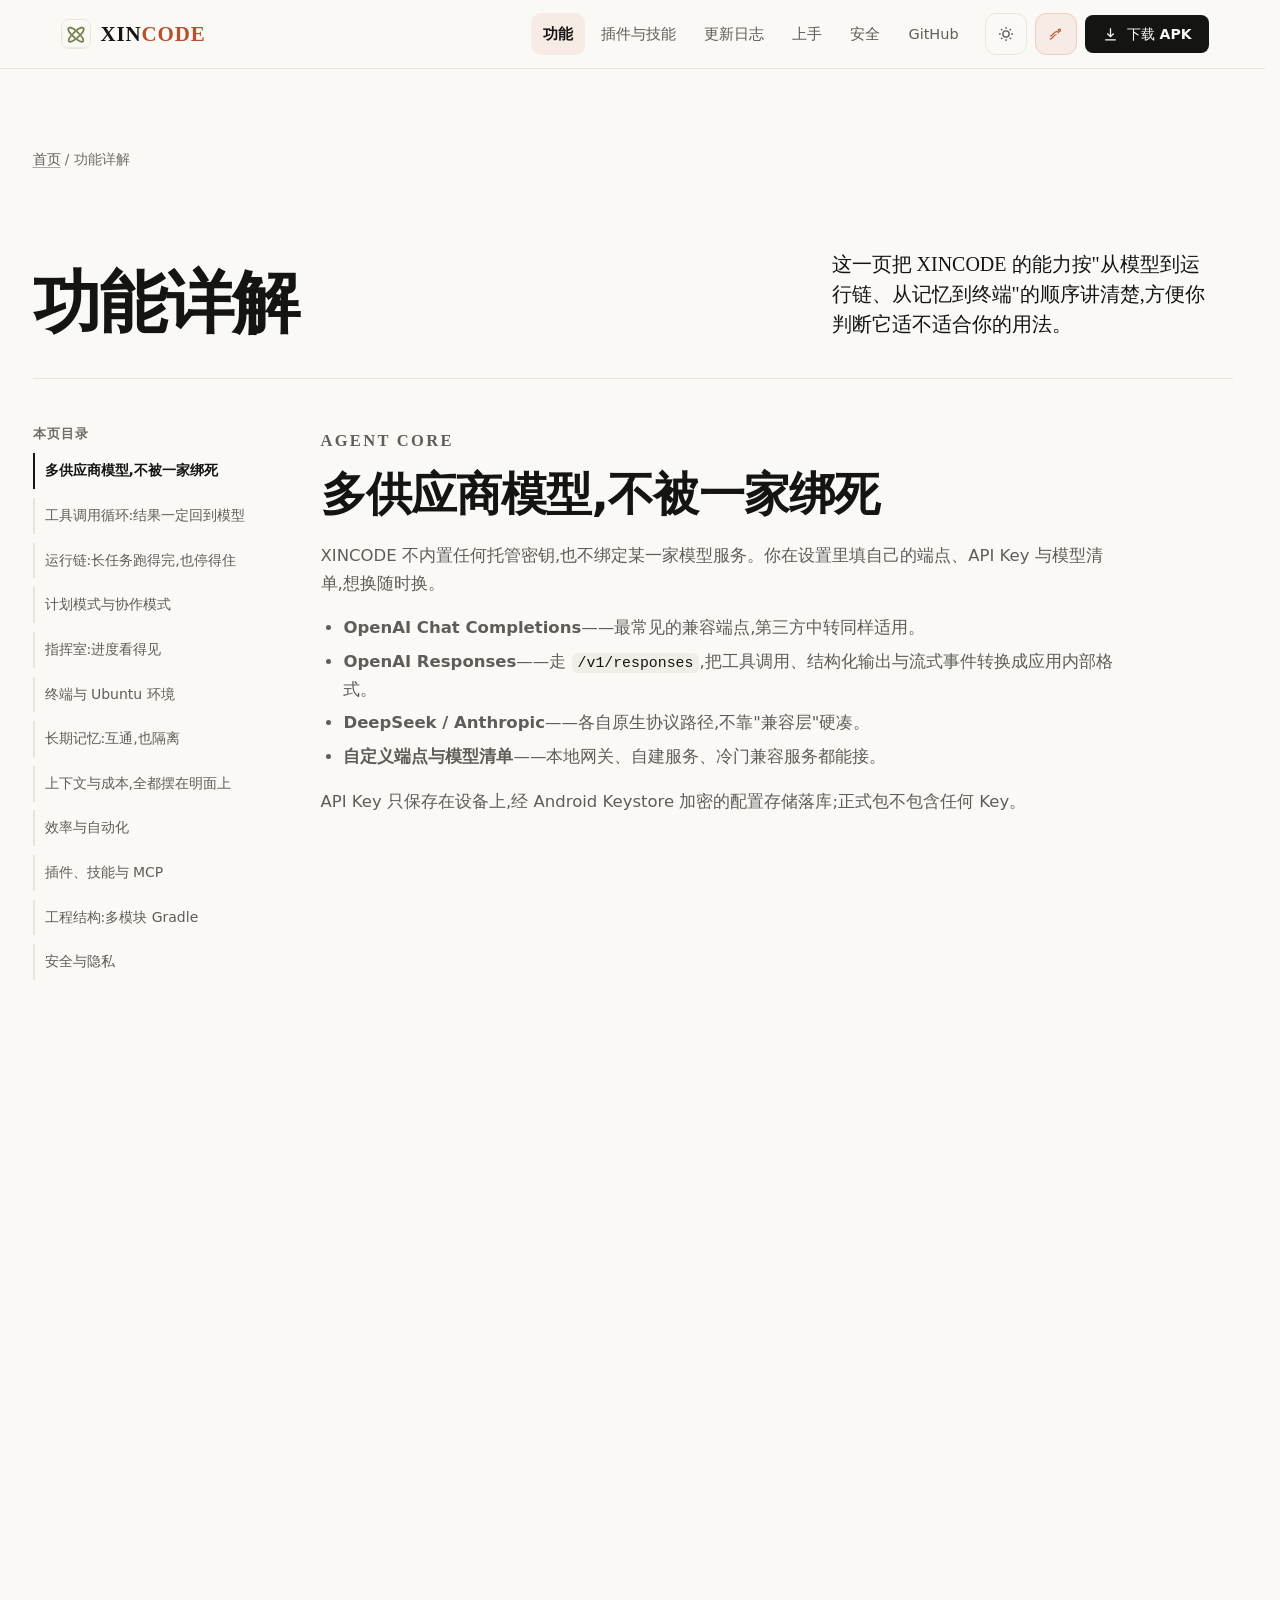
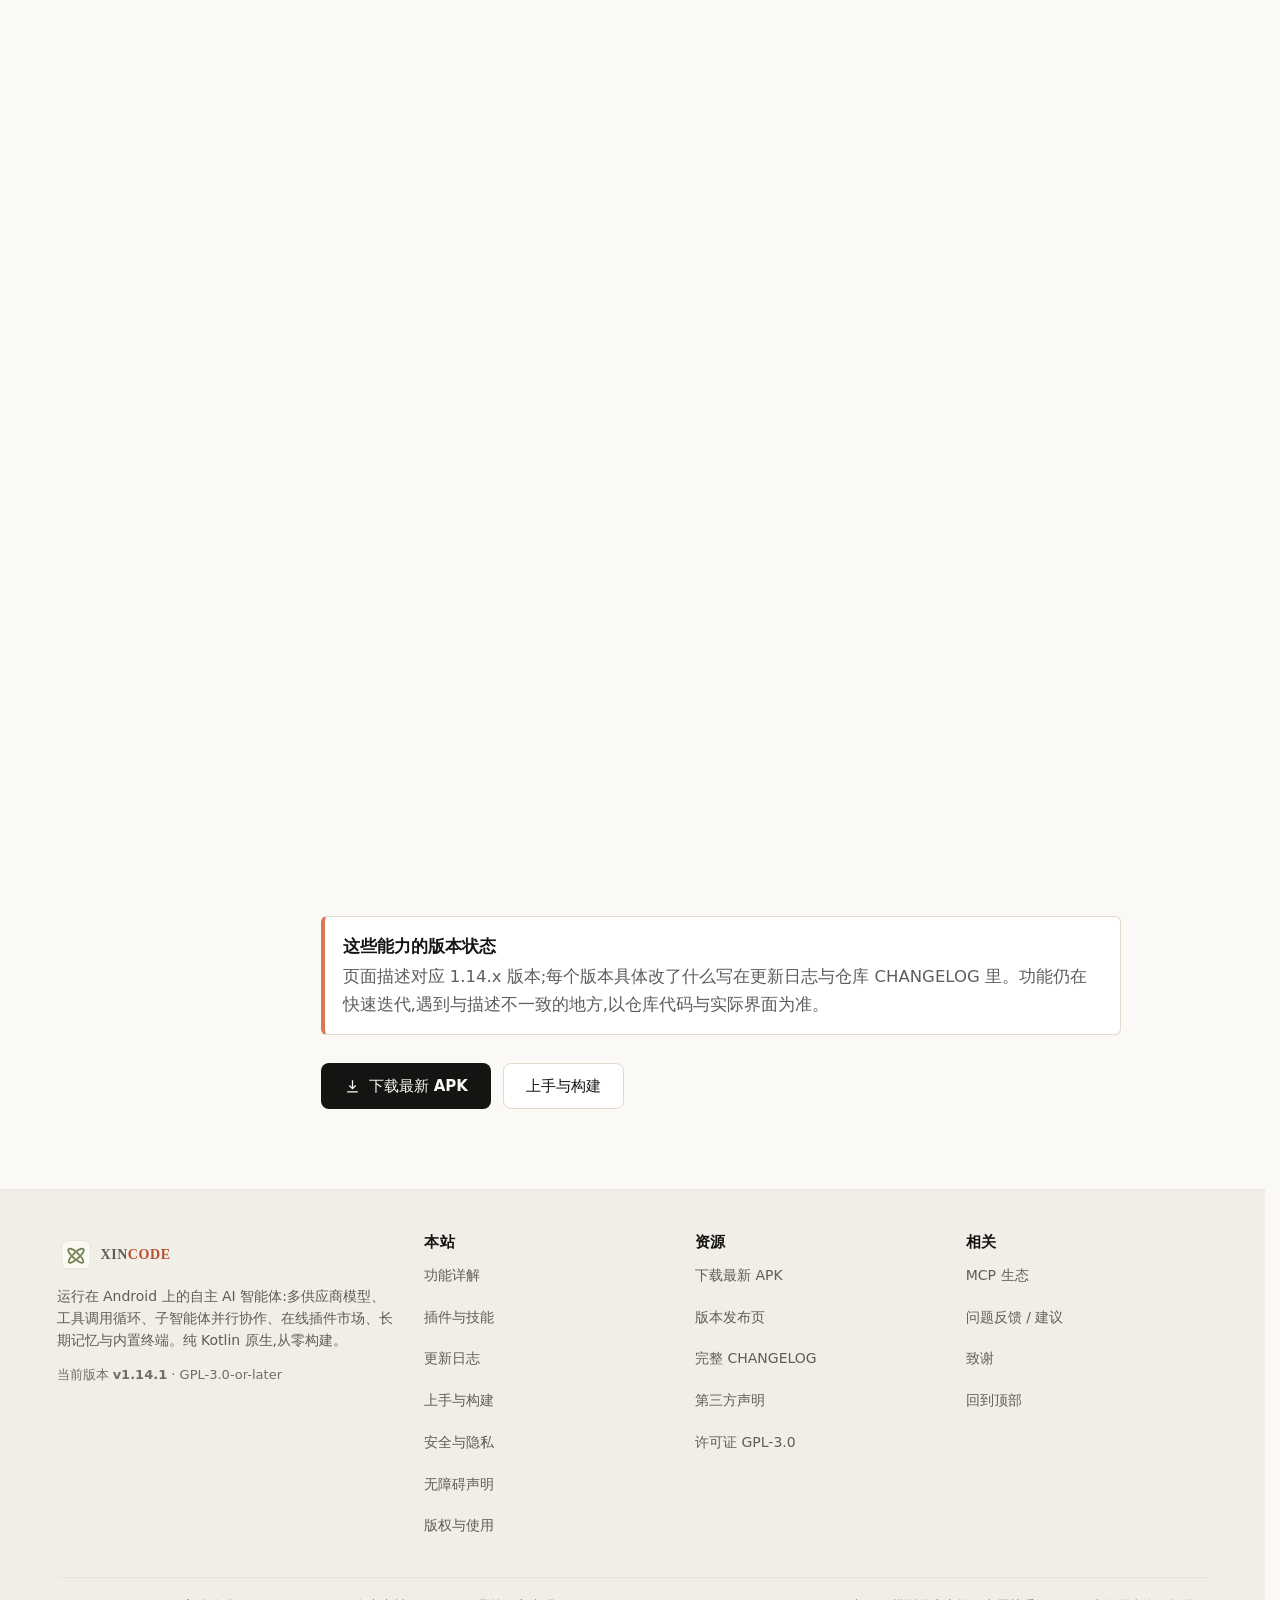
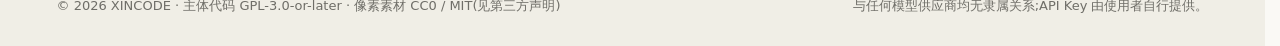
<file: docs/features.html>
<!DOCTYPE html>
<html lang="zh-CN">
<head>
<meta charset="UTF-8">
<meta http-equiv="Content-Security-Policy" content="default-src 'self'; base-uri 'none'; object-src 'none'; script-src 'self'; style-src 'self' 'unsafe-inline'; img-src 'self' data:; font-src 'self'; connect-src 'self' https://api.github.com; manifest-src 'self'; frame-src 'none'; form-action 'none'; upgrade-insecure-requests">
<meta name="referrer" content="strict-origin-when-cross-origin">
<meta http-equiv="X-Content-Type-Options" content="nosniff">
<meta name="robots" content="index,follow,max-image-preview:large">
<meta name="viewport" content="width=device-width, initial-scale=1">
<title>功能详解 — XINCODE</title>
<meta name="description" content="XINCODE 功能详解:多供应商模型、工具调用循环、运行链(通知栏中断与审批、多轮继承、断点续跑)、计划与协作模式、指挥室、终端与 Ubuntu、长期记忆、上下文与成本、插件与 MCP。">
<link rel="canonical" href="https://kusesad-1122.github.io/XINCODE-Public/features.html">
<meta name="color-scheme" content="light dark">
<meta name="theme-color" content="#FAF8F5" media="(prefers-color-scheme: light)">
<meta name="theme-color" content="#181715" media="(prefers-color-scheme: dark)">
<link rel="icon" href="assets/img/app-icon.png" type="image/png">
<link rel="apple-touch-icon" href="assets/img/app-icon.png">
<link rel="manifest" href="manifest.webmanifest">
<meta property="og:type" content="website">
<meta property="og:site_name" content="XINCODE">
<meta property="og:locale" content="zh_CN">
<meta property="og:title" content="XINCODE 功能详解">
<meta property="og:description" content="XINCODE 功能详解:多供应商模型、工具调用循环、运行链(通知栏中断与审批、多轮继承、断点续跑)、计划与协作模式、指挥室、终端与 Ubuntu、长期记忆、上下文与成本、插件与 MCP。">
<meta property="og:url" content="https://kusesad-1122.github.io/XINCODE-Public/features.html">
<meta property="og:image" content="https://kusesad-1122.github.io/XINCODE-Public/assets/img/og.png">
<meta property="og:image:width" content="1200">
<meta property="og:image:height" content="630">
<meta name="twitter:card" content="summary_large_image">
<meta name="twitter:title" content="XINCODE 功能详解">
<meta name="twitter:description" content="XINCODE 功能详解:多供应商模型、工具调用循环、运行链(通知栏中断与审批、多轮继承、断点续跑)、计划与协作模式、指挥室、终端与 Ubuntu、长期记忆、上下文与成本、插件与 MCP。">
<meta name="twitter:image" content="https://kusesad-1122.github.io/XINCODE-Public/assets/img/og.png">
<link rel="stylesheet" href="assets/site.css">
<script src="assets/theme-init.js"></script>
<script src="assets/site.js" defer></script>
</head>
<body>
<a class="skip" href="#main">跳到主要内容</a>
<header class="site-header">
  <div class="wrap nav">
    <a class="brand" href="index.html">
      <img src="assets/img/app-icon.png" alt="" width="30" height="30">
      <span>XIN<span class="code">CODE</span></span>
    </a>
    <nav class="nav-links" aria-label="主导航">
        <a href="features.html" aria-current="page">功能</a>
        <a href="plugins.html">插件与技能</a>
        <a href="changelog.html">更新日志</a>
        <a href="guide.html">上手</a>
        <a href="security.html">安全</a>
        <a href="https://github.com/kusesad-1122/XINCODE-Public" target="_blank" rel="noopener noreferrer">GitHub<span class="visually-hidden">(在新标签页打开)</span></a>
    </nav>
    <div class="nav-actions">
      <button class="icon-btn" type="button" data-theme-toggle aria-pressed="false" aria-label="切换到深色主题"><svg viewBox="0 0 24 24" width="18" height="18" fill="none" stroke="currentColor" stroke-width="1.8" aria-hidden="true"><circle cx="12" cy="12" r="4.2"/><path d="M12 2.6v2.4M12 19v2.4M2.6 12H5M19 12h2.4M5.4 5.4l1.7 1.7M16.9 16.9l1.7 1.7M18.6 5.4l-1.7 1.7M7.1 16.9l-1.7 1.7"/></svg></button>
      <button class="icon-btn motion-btn" type="button" data-motion-toggle aria-pressed="false" aria-label="开启动效"><svg viewBox="0 0 24 24" width="17" height="17" fill="none" stroke="currentColor" stroke-width="1.7" aria-hidden="true"><path d="M4 14.5c2.2 0 3-1.2 4.5-3s3.3-3.5 5-3.5 2.7 1.2 3.2 2.4M4 18.5c2.2 0 3-1.2 4.5-3s3.3-3.5 5-3.5"/><circle cx="17.5" cy="6" r="1.6"/></svg></button>
      <a class="btn btn-sm" href="https://github.com/kusesad-1122/XINCODE-Public/releases/latest/download/app-release.apk"><svg viewBox="0 0 24 24" width="17" height="17" fill="none" stroke="currentColor" stroke-width="1.8" aria-hidden="true"><path d="M12 3v12M7.5 10.5 12 15l4.5-4.5M4.5 19.5h15"/></svg>下载 APK</a>
      <button class="icon-btn nav-toggle" type="button" data-menu-toggle aria-expanded="false" aria-controls="site-menu" aria-label="打开导航菜单"><svg viewBox="0 0 24 24" width="20" height="20" fill="none" stroke="currentColor" stroke-width="1.8" aria-hidden="true"><path d="M4 7h16M4 12h16M4 17h16"/></svg></button>
    </div>
  </div>
  <nav id="site-menu" class="wrap" aria-label="移动端导航" hidden>
      <a href="features.html" aria-current="page">功能</a>
      <a href="plugins.html">插件与技能</a>
      <a href="changelog.html">更新日志</a>
      <a href="guide.html">上手</a>
      <a href="security.html">安全</a>
      <a href="https://github.com/kusesad-1122/XINCODE-Public" target="_blank" rel="noopener noreferrer">GitHub<span class="visually-hidden">(在新标签页打开)</span></a>
      <a class="btn" href="https://github.com/kusesad-1122/XINCODE-Public/releases/latest/download/app-release.apk"><svg viewBox="0 0 24 24" width="17" height="17" fill="none" stroke="currentColor" stroke-width="1.8" aria-hidden="true"><path d="M12 3v12M7.5 10.5 12 15l4.5-4.5M4.5 19.5h15"/></svg>下载最新 APK</a>
  </nav>
</header>
<main id="main" tabindex="-1">
<div class="wrap page-head">
  <p class="crumbs"><a href="index.html">首页</a> / 功能详解</p>
  <h1>功能详解</h1>
  <p class="lede">这一页把 XINCODE 的能力按"从模型到运行链、从记忆到终端"的顺序讲清楚,方便你判断它适不适合你的用法。</p>
</div>

<div class="wrap doc-layout">
  <nav class="toc" aria-label="本页目录" data-toc>
    <h2 id="toc-title">本页目录</h2>
    <ol aria-labelledby="toc-title">
        <li><a href="#provider">多供应商模型,不被一家绑死</a></li>
        <li><a href="#tools">工具调用循环:结果一定回到模型</a></li>
        <li><a href="#runtime">运行链:长任务跑得完,也停得住</a></li>
        <li><a href="#collab">计划模式与协作模式</a></li>
        <li><a href="#room">指挥室:进度看得见</a></li>
        <li><a href="#terminal">终端与 Ubuntu 环境</a></li>
        <li><a href="#memory">长期记忆:互通,也隔离</a></li>
        <li><a href="#context">上下文与成本,全都摆在明面上</a></li>
        <li><a href="#automation">效率与自动化</a></li>
        <li><a href="#plugins">插件、技能与 MCP</a></li>
        <li><a href="#engineering">工程结构:多模块 Gradle</a></li>
        <li><a href="#security">安全与隐私</a></li>
    </ol>
  </nav>

  <div class="prose">
    <section id="provider" aria-labelledby="h-provider">
      <p class="eyebrow-line">Agent Core</p>
      <h2 id="h-provider">多供应商模型,不被一家绑死</h2>
      <p>XINCODE 不内置任何托管密钥,也不绑定某一家模型服务。你在设置里填自己的端点、API Key 与模型清单,想换随时换。</p>
    <ul>
      <li><b>OpenAI Chat Completions</b>——最常见的兼容端点,第三方中转同样适用。</li>
      <li><b>OpenAI Responses</b>——走 <code>/v1/responses</code>,把工具调用、结构化输出与流式事件转换成应用内部格式。</li>
      <li><b>DeepSeek / Anthropic</b>——各自原生协议路径,不靠"兼容层"硬凑。</li>
      <li><b>自定义端点与模型清单</b>——本地网关、自建服务、冷门兼容服务都能接。</li>
    </ul>
    <p>API Key 只保存在设备上,经 Android Keystore 加密的配置存储落库;正式包不包含任何 Key。</p>
    </section>

    <section id="tools" aria-labelledby="h-tools">
      <p class="eyebrow-line">Tool Loop</p>
      <h2 id="h-tools">工具调用循环:结果一定回到模型</h2>
      <p>智能体的可信度取决于"它做的事有没有被如实记录"。XINCODE 的工具循环遵守三条纪律:</p>
    <ul>
      <li><b>结构化输出</b>——模型返回的调用意图先解析成结构,再交给工具,不靠字符串猜。</li>
      <li><b>工具结果必回模型</b>——失败就如实回失败与原因,不静默吞掉,也不伪造成功。</li>
      <li><b>Prompt 缓存纪律</b>——稳定的前缀不随每轮变化,缓存命中率因此可观测、可优化。</li>
    </ul>
    <p>每次调用的耗时、产出与状态都留在对话时间线里,而不是被折叠成一句"已完成"。</p>
    </section>

    <section id="runtime" aria-labelledby="h-runtime">
      <p class="eyebrow-line">Runtime</p>
      <h2 id="h-runtime">运行链:长任务跑得完,也停得住</h2>
      <p>手机上的长任务最怕两件事:你管不了它,以及它做得不明不白。运行链把这两件事都变成可操作的按钮。</p>
    <h3>通知栏就是控制面</h3>
    <ul>
      <li><b>一键中断</b>——切后台、杀 UI 也能真停。停的是执行链本身,不是只关掉界面。</li>
      <li><b>敏感操作审批</b>——执行链真的停在等待位,通知栏同意 / 拒绝直达执行链;无回执不执行。</li>
      <li><b>拒绝后可重判</b>——模型拿到拒绝理由后换方案重试,不是干等到超时。</li>
    </ul>
    <h3>任务有身份,多轮不断片</h3>
    <ul>
      <li><b>Thread / Turn</b>——Thread 是任务档案,Turn 是其中一轮。修一个 Bug 时第一轮查根因、第二轮按证据改码,第二轮自动继承第一轮结论,不再全文重灌。</li>
      <li><b>续跑与分支</b>——运行流水落盘,进程被杀后可续跑,也可以从某个分支点重试。</li>
    </ul>
    <h3>调度与执行分离</h3>
    <p>工具调度器只回答"交给谁"(纯函数、无副作用),执行管理器负责边界与顺序(审批 → 执行域 → 运行 → 收尾)。新增工具不必再写权限代码,意图与管控分开,行为可预测。</p>
    </section>

    <section id="collab" aria-labelledby="h-collab">
      <p class="eyebrow-line">Plan &amp; Collaboration</p>
      <h2 id="h-collab">计划模式与协作模式</h2>
      <p><b>计划模式</b>把任务拆成可视化任务卡,先看清路径再开工,改计划比改代码便宜。</p>
    <p><b>协作模式</b>下主脑把任务并行派发给多个专职子智能体,各自在自己的工位上干活,结果汇总回主脑。内置四个专职角色:</p>
    <div class="table-scroll">
    <table>
      <caption>内置子智能体角色</caption>
      <thead><tr><th scope="col">角色</th><th scope="col">负责什么</th></tr></thead>
      <tbody>
        <tr><td>探索者</td><td>在陌生仓库里找入口:目录结构、关键文件、调用链。</td></tr>
        <tr><td>审查员</td><td>挑毛病:边界条件、安全风险、被忽略的失败路径。</td></tr>
        <tr><td>编码员</td><td>按证据改代码,产出可运行的改动。</td></tr>
        <tr><td>研究员</td><td>查文档与外部资料,把结论带回主脑。</td></tr>
      </tbody>
    </table>
    </div>
    <p>四个角色随应用内置,即使被误删,升级后也会按名自动找回。</p>
    </section>

    <section id="room" aria-labelledby="h-room">
      <p class="eyebrow-line">Command Room</p>
      <h2 id="h-room">指挥室:进度看得见</h2>
      <p>子智能体不是日志里的四行字,而是四个工位上的像素小人。派活即联动:谁在检索、谁在跑测试、谁在等审批,一眼就能看出来。</p>
    <p>指挥室是应用内的一层 WebView + HTML5 Canvas 场景,像素素材为可再分发的开放授权(角色 CC0、家具装饰 MIT),随仓库一并公开。</p>
    <p><a class="link-more" href="index.html#features">回到首页看指挥室示意 <svg viewBox="0 0 24 24" width="15" height="15" fill="none" stroke="currentColor" stroke-width="1.9" aria-hidden="true"><path d="M5 12h13M13 6.5 18.5 12 13 17.5"/></svg></a></p>
    </section>

    <section id="terminal" aria-labelledby="h-terminal">
      <p class="eyebrow-line">Terminal &amp; Ubuntu</p>
      <h2 id="h-terminal">终端与 Ubuntu 环境</h2>
      <p>内置 root 终端;需要完整环境时,可一键部署 Ubuntu(root + chroot 自动完成),之后就像在一台小 Linux 机上工作。</p>
    <ul>
      <li><b>常用开发环境一键装</b>——JDK、构建工具链等按需安装。</li>
      <li><b>技能包随装随用</b>——安全代码审计、逆向分析、APK 构建 / 更新 / 反编译、LSPosed 模块开发。</li>
      <li><b>产物留在本机</b>——APK、日志与中间文件都在你的存储里,不上传第三方。</li>
    </ul>
    <div class="callout">
      <span class="t">免 Root 也能用</span>
      <p>不 Root 时基础功能完整可用;Root 之后终端与 Ubuntu 环境的权限更彻底,适合重度场景。</p>
    </div>
    </section>

    <section id="memory" aria-labelledby="h-memory">
      <p class="eyebrow-line">Memory</p>
      <h2 id="h-memory">长期记忆:互通,也隔离</h2>
      <p>记忆用两条腿走路:<b>FTS 全文检索</b>负责关键词命中,<b>向量语义检索</b>负责"意思相近"。两者结果融合后进入上下文,由模型判断该不该用。</p>
    <ul>
      <li><b>普通对话互通</b>——日常对话之间记忆共享,不用每次重新自我介绍。</li>
      <li><b>项目对话隔离</b>——项目内对话按项目归档,不把 A 项目的细节漏进 B 项目。</li>
      <li><b>精编两文件记忆</b>——用户画像与近况由后台复盘分身维护,长期不变的事实与近期状态分开存。</li>
    </ul>
    </section>

    <section id="context" aria-labelledby="h-context">
      <p class="eyebrow-line">Context &amp; Cost</p>
      <h2 id="h-context">上下文与成本,全都摆在明面上</h2>
      <p>输入框旁边的圆环按占用率变色(绿 → 蓝 → 黄 → 红),不用点进设置就知道还剩多少余量。</p>
    <ul>
      <li><b>实时 token 与缓存命中</b>——本轮用了多少、缓存省了多少,都看得见。</li>
      <li><b>可配置压缩阈值</b>——接近上限时自动压缩,阈值由你定。</li>
      <li><b>人民币成本显示</b>——按缓存感知计价,花的钱直接读得懂。</li>
    </ul>
    </section>

    <section id="automation" aria-labelledby="h-automation">
      <p class="eyebrow-line">Automation</p>
      <h2 id="h-automation">效率与自动化</h2>
      <ul>
      <li><b>多引擎联网搜索</b>——必应 / 百度 / 搜狗 / DuckDuckGo 结果融合,并抓取正文,不只给标题。</li>
      <li><b>Goal / Work 多任务</b>——丢一个目标进去,后台拆解执行;多任务并行不互相踩。</li>
      <li><b>定时任务</b>——cron 表达式与 WorkManager 两种调度方式。</li>
      <li><b>语音转写</b>——只在主动使用语音输入时录音。</li>
      <li><b>视觉与深度推理委托</b>——把图片理解、复杂推理交给副模型,主模型专注编排。</li>
    </ul>
    </section>

    <section id="plugins" aria-labelledby="h-plugins">
      <p class="eyebrow-line">Plugins &amp; Skills</p>
      <h2 id="h-plugins">插件、技能与 MCP</h2>
      <p>插件页拆成四个页签,各占一页、带计数:</p>
    <ul>
      <li><b>连接器</b>——GitHub 连接器走 OAuth 设备流,Token 加密存本机,与 Git 操作复用同一份授权。</li>
      <li><b>MCP</b>——本地 stdio 与远程 HTTP 双传输;免鉴权的官方远程 MCP 装完即用,也可自填地址接入自己的服务器。</li>
      <li><b>在线插件</b>——远程 OpenAPI 轻量子集,目录从云端实时拉取,上架新插件不必等发版。</li>
      <li><b>技能包</b>——六个内置技能可装卸;每回合按你的输入自动匹配技能,命中即附用法摘要进上下文,未命中零成本,也可以用 <code>/技能名</code> 主动调用。</li>
    </ul>
    <p><a class="link-more" href="plugins.html">查看插件与技能清单 <svg viewBox="0 0 24 24" width="15" height="15" fill="none" stroke="currentColor" stroke-width="1.9" aria-hidden="true"><path d="M5 12h13M13 6.5 18.5 12 13 17.5"/></svg></a></p>
    </section>

    <section id="engineering" aria-labelledby="h-engineering">
      <p class="eyebrow-line">Engineering</p>
      <h2 id="h-engineering">工程结构:多模块 Gradle</h2>
      <p>纯 Kotlin 原生,没有跨端框架,也没有为了跨平台而引入的抽象层。</p>
    <div class="table-scroll">
    <table>
      <caption>模块与职责</caption>
      <thead><tr><th scope="col">模块</th><th scope="col">职责</th></tr></thead>
      <tbody>
        <tr><td><code>app</code></td><td>Android 入口、Compose UI、智能体编排、指挥室 WebView</td></tr>
        <tr><td><code>core</code></td><td>AgentCore、工具注册表、调度循环</td></tr>
        <tr><td><code>provider</code></td><td>各 LLM 供应商客户端(OpenAI 兼容 / Anthropic 等)</td></tr>
        <tr><td><code>data</code></td><td>Room 持久化、记忆(FTS + 向量)、记忆抽取</td></tr>
        <tr><td><code>security</code></td><td>权限模式、敏感操作门控、审计</td></tr>
        <tr><td><code>tools</code></td><td>内置工具实现</td></tr>
        <tr><td><code>service</code></td><td>前台服务、后台任务、通知</td></tr>
        <tr><td><code>ui</code></td><td>共享 UI 组件与主题</td></tr>
      </tbody>
    </table>
    </div>
    <p>语言 Kotlin · UI Jetpack Compose · 存储 Room · <code>minSdk 28</code> · <code>targetSdk 34</code>。</p>
    </section>

    <section id="security" aria-labelledby="h-security">
      <p class="eyebrow-line">Security</p>
      <h2 id="h-security">安全与隐私</h2>
      <p>权限模式、敏感操作确认、审计日志、出站守卫——安全不是事后补的开关,而是执行链的一部分。</p>
    <p><a class="link-more" href="security.html">阅读安全与隐私说明 <svg viewBox="0 0 24 24" width="15" height="15" fill="none" stroke="currentColor" stroke-width="1.9" aria-hidden="true"><path d="M5 12h13M13 6.5 18.5 12 13 17.5"/></svg></a></p>
    </section>

    <div class="callout" style="margin-top:48px">
      <span class="t">这些能力的版本状态</span>
      <p>页面描述对应 1.14.x 版本;每个版本具体改了什么写在更新日志与仓库 CHANGELOG 里。功能仍在快速迭代,遇到与描述不一致的地方,以仓库代码与实际界面为准。</p>
    </div>
    <div class="btn-row" style="margin-top:28px">
      <a class="btn" href="https://github.com/kusesad-1122/XINCODE-Public/releases/latest/download/app-release.apk"><svg viewBox="0 0 24 24" width="17" height="17" fill="none" stroke="currentColor" stroke-width="1.8" aria-hidden="true"><path d="M12 3v12M7.5 10.5 12 15l4.5-4.5M4.5 19.5h15"/></svg>下载最新 APK</a>
      <a class="btn btn-ghost" href="guide.html">上手与构建</a>
    </div>
  </div>
</div>
</main>
<footer class="site-footer">
  <div class="wrap">
    <div class="foot-grid">
      <div>
        <a class="brand" href="index.html" style="margin-bottom:10px">
          <img src="assets/img/app-icon.png" alt="" width="30" height="30">
          <span>XIN<span class="code">CODE</span></span>
        </a>
        <p class="about">运行在 Android 上的自主 AI 智能体:多供应商模型、工具调用循环、子智能体并行协作、在线插件市场、长期记忆与内置终端。纯 Kotlin 原生,从零构建。</p>
        <p class="meta">当前版本 <b data-version>v1.14.1</b> · GPL-3.0-or-later</p>
      </div>
      <nav aria-labelledby="foot-site">
        <h2 id="foot-site">本站</h2>
        <ul>
          <li><a href="features.html">功能详解</a></li>
          <li><a href="plugins.html">插件与技能</a></li>
          <li><a href="changelog.html">更新日志</a></li>
          <li><a href="guide.html">上手与构建</a></li>
          <li><a href="security.html">安全与隐私</a></li>
          <li><a href="accessibility.html">无障碍声明</a></li>
          <li><a href="terms.html">版权与使用</a></li>
        </ul>
      </nav>
      <nav aria-labelledby="foot-res">
        <h2 id="foot-res">资源</h2>
        <ul>
          <li><a href="https://github.com/kusesad-1122/XINCODE-Public/releases/latest/download/app-release.apk">下载最新 APK</a></li>
          <li><a href="https://github.com/kusesad-1122/XINCODE-Public/releases" target="_blank" rel="noopener noreferrer">版本发布页<span class="visually-hidden">(在新标签页打开)</span></a></li>
          <li><a href="https://github.com/kusesad-1122/XINCODE-Public/blob/main/CHANGELOG.md" target="_blank" rel="noopener noreferrer">完整 CHANGELOG<span class="visually-hidden">(在新标签页打开)</span></a></li>
          <li><a href="https://github.com/kusesad-1122/XINCODE-Public/blob/main/THIRD-PARTY-NOTICES.md" target="_blank" rel="noopener noreferrer">第三方声明<span class="visually-hidden">(在新标签页打开)</span></a></li>
          <li><a href="https://github.com/kusesad-1122/XINCODE-Public/blob/main/LICENSE" target="_blank" rel="noopener noreferrer">许可证 GPL-3.0<span class="visually-hidden">(在新标签页打开)</span></a></li>
        </ul>
      </nav>
      <nav aria-labelledby="foot-more">
        <h2 id="foot-more">相关</h2>
        <ul>
          <li><a href="https://modelcontextprotocol.io" target="_blank" rel="noopener noreferrer">MCP 生态<span class="visually-hidden">(在新标签页打开)</span></a></li>
          <li><a href="https://github.com/kusesad-1122/XINCODE-Public/issues" target="_blank" rel="noopener noreferrer">问题反馈 / 建议<span class="visually-hidden">(在新标签页打开)</span></a></li>
          <li><a href="https://github.com/kusesad-1122/XINCODE-Public#-致谢" target="_blank" rel="noopener noreferrer">致谢<span class="visually-hidden">(在新标签页打开)</span></a></li>
          <li><a href="#main">回到顶部</a></li>
        </ul>
      </nav>
    </div>
    <div class="foot-bottom">
      <span>© <span data-year>2026</span> XINCODE · 主体代码 GPL-3.0-or-later · 像素素材 CC0 / MIT(见第三方声明)</span>
      <span>与任何模型供应商均无隶属关系;API Key 由使用者自行提供。</span>
    </div>
  </div>
</footer>

<button class="to-top" type="button" data-to-top aria-label="回到顶部(向上滚动)">
  <svg viewBox="0 0 24 24" width="16" height="16" fill="none" stroke="currentColor" stroke-width="1.9" aria-hidden="true"><path d="M12 19V6M6.5 11.5 12 6l5.5 5.5"/></svg>
  <span class="to-top__t">回到顶部</span>
</button>
</body>
</html>
</file>
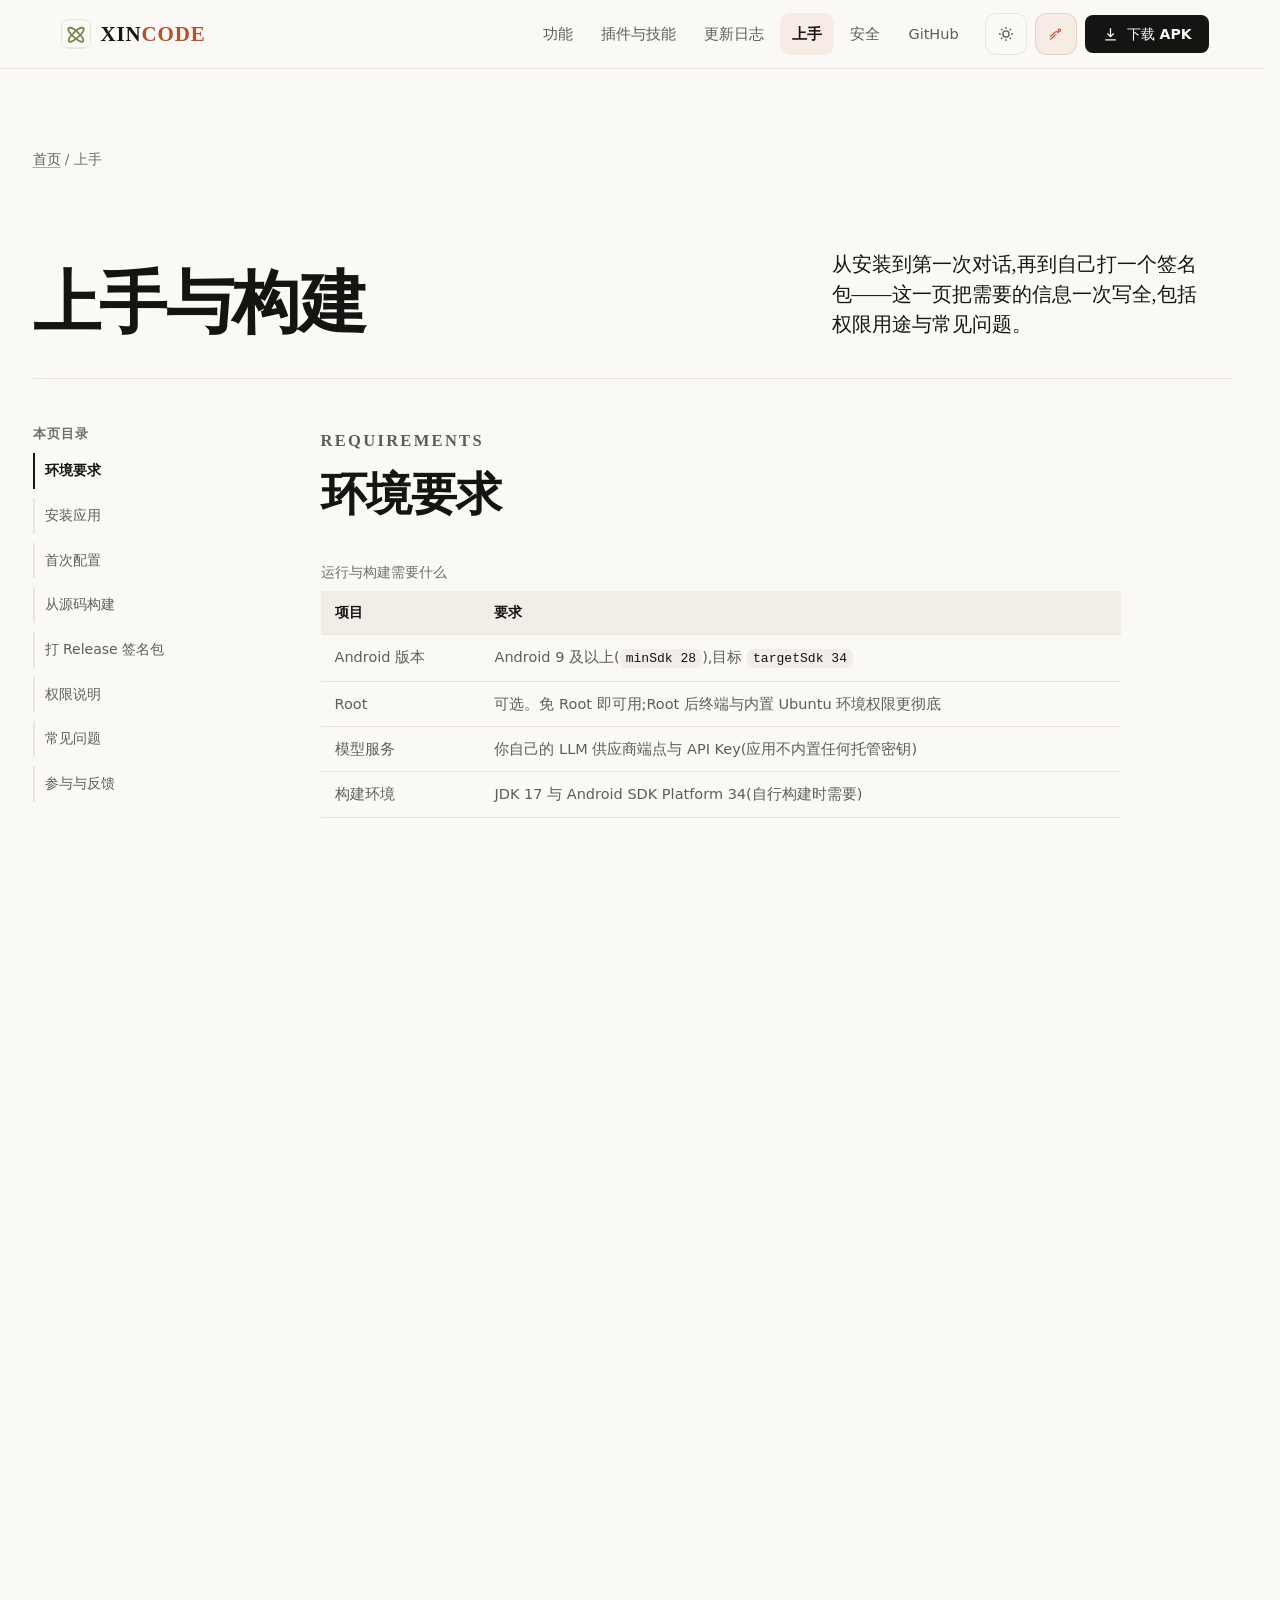
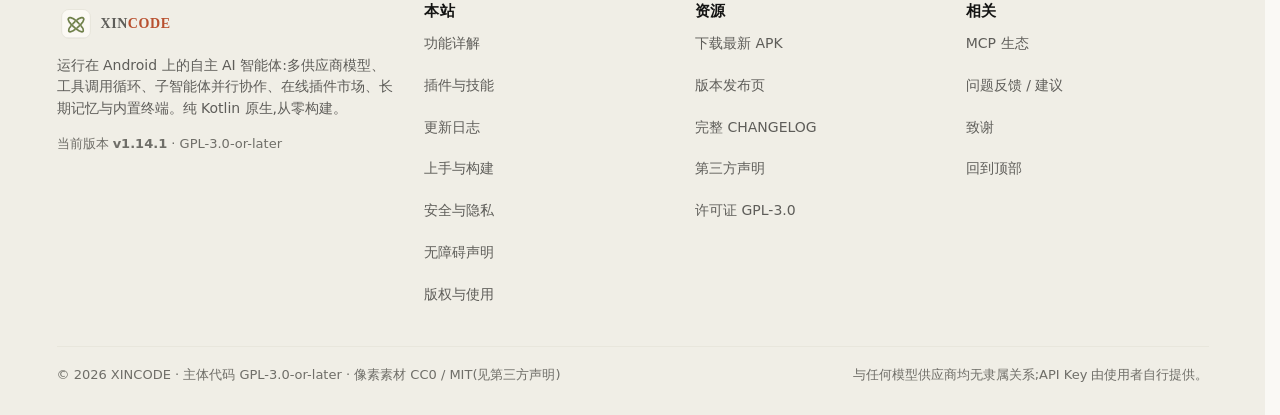
<file: docs/guide.html>
<!DOCTYPE html>
<html lang="zh-CN">
<head>
<meta charset="UTF-8">
<meta http-equiv="Content-Security-Policy" content="default-src 'self'; base-uri 'none'; object-src 'none'; script-src 'self'; style-src 'self' 'unsafe-inline'; img-src 'self' data:; font-src 'self'; connect-src 'self' https://api.github.com; manifest-src 'self'; frame-src 'none'; form-action 'none'; upgrade-insecure-requests">
<meta name="referrer" content="strict-origin-when-cross-origin">
<meta http-equiv="X-Content-Type-Options" content="nosniff">
<meta name="robots" content="index,follow,max-image-preview:large">
<meta name="viewport" content="width=device-width, initial-scale=1">
<title>上手与构建 — XINCODE</title>
<meta name="description" content="XINCODE 上手:安装 APK、首次配置模型供应商、从源码构建 Debug 包、打 Release 签名包、权限说明与常见问题。">
<link rel="canonical" href="https://kusesad-1122.github.io/XINCODE-Public/guide.html">
<meta name="color-scheme" content="light dark">
<meta name="theme-color" content="#FAF8F5" media="(prefers-color-scheme: light)">
<meta name="theme-color" content="#181715" media="(prefers-color-scheme: dark)">
<link rel="icon" href="assets/img/app-icon.png" type="image/png">
<link rel="apple-touch-icon" href="assets/img/app-icon.png">
<link rel="manifest" href="manifest.webmanifest">
<meta property="og:type" content="website">
<meta property="og:site_name" content="XINCODE">
<meta property="og:locale" content="zh_CN">
<meta property="og:title" content="XINCODE 上手与构建">
<meta property="og:description" content="XINCODE 上手:安装 APK、首次配置模型供应商、从源码构建 Debug 包、打 Release 签名包、权限说明与常见问题。">
<meta property="og:url" content="https://kusesad-1122.github.io/XINCODE-Public/guide.html">
<meta property="og:image" content="https://kusesad-1122.github.io/XINCODE-Public/assets/img/og.png">
<meta property="og:image:width" content="1200">
<meta property="og:image:height" content="630">
<meta name="twitter:card" content="summary_large_image">
<meta name="twitter:title" content="XINCODE 上手与构建">
<meta name="twitter:description" content="XINCODE 上手:安装 APK、首次配置模型供应商、从源码构建 Debug 包、打 Release 签名包、权限说明与常见问题。">
<meta name="twitter:image" content="https://kusesad-1122.github.io/XINCODE-Public/assets/img/og.png">
<link rel="stylesheet" href="assets/site.css">
<script src="assets/theme-init.js"></script>
<script src="assets/site.js" defer></script>
</head>
<body>
<a class="skip" href="#main">跳到主要内容</a>
<header class="site-header">
  <div class="wrap nav">
    <a class="brand" href="index.html">
      <img src="assets/img/app-icon.png" alt="" width="30" height="30">
      <span>XIN<span class="code">CODE</span></span>
    </a>
    <nav class="nav-links" aria-label="主导航">
        <a href="features.html">功能</a>
        <a href="plugins.html">插件与技能</a>
        <a href="changelog.html">更新日志</a>
        <a href="guide.html" aria-current="page">上手</a>
        <a href="security.html">安全</a>
        <a href="https://github.com/kusesad-1122/XINCODE-Public" target="_blank" rel="noopener noreferrer">GitHub<span class="visually-hidden">(在新标签页打开)</span></a>
    </nav>
    <div class="nav-actions">
      <button class="icon-btn" type="button" data-theme-toggle aria-pressed="false" aria-label="切换到深色主题"><svg viewBox="0 0 24 24" width="18" height="18" fill="none" stroke="currentColor" stroke-width="1.8" aria-hidden="true"><circle cx="12" cy="12" r="4.2"/><path d="M12 2.6v2.4M12 19v2.4M2.6 12H5M19 12h2.4M5.4 5.4l1.7 1.7M16.9 16.9l1.7 1.7M18.6 5.4l-1.7 1.7M7.1 16.9l-1.7 1.7"/></svg></button>
      <button class="icon-btn motion-btn" type="button" data-motion-toggle aria-pressed="false" aria-label="开启动效"><svg viewBox="0 0 24 24" width="17" height="17" fill="none" stroke="currentColor" stroke-width="1.7" aria-hidden="true"><path d="M4 14.5c2.2 0 3-1.2 4.5-3s3.3-3.5 5-3.5 2.7 1.2 3.2 2.4M4 18.5c2.2 0 3-1.2 4.5-3s3.3-3.5 5-3.5"/><circle cx="17.5" cy="6" r="1.6"/></svg></button>
      <a class="btn btn-sm" href="https://github.com/kusesad-1122/XINCODE-Public/releases/latest/download/app-release.apk"><svg viewBox="0 0 24 24" width="17" height="17" fill="none" stroke="currentColor" stroke-width="1.8" aria-hidden="true"><path d="M12 3v12M7.5 10.5 12 15l4.5-4.5M4.5 19.5h15"/></svg>下载 APK</a>
      <button class="icon-btn nav-toggle" type="button" data-menu-toggle aria-expanded="false" aria-controls="site-menu" aria-label="打开导航菜单"><svg viewBox="0 0 24 24" width="20" height="20" fill="none" stroke="currentColor" stroke-width="1.8" aria-hidden="true"><path d="M4 7h16M4 12h16M4 17h16"/></svg></button>
    </div>
  </div>
  <nav id="site-menu" class="wrap" aria-label="移动端导航" hidden>
      <a href="features.html">功能</a>
      <a href="plugins.html">插件与技能</a>
      <a href="changelog.html">更新日志</a>
      <a href="guide.html" aria-current="page">上手</a>
      <a href="security.html">安全</a>
      <a href="https://github.com/kusesad-1122/XINCODE-Public" target="_blank" rel="noopener noreferrer">GitHub<span class="visually-hidden">(在新标签页打开)</span></a>
      <a class="btn" href="https://github.com/kusesad-1122/XINCODE-Public/releases/latest/download/app-release.apk"><svg viewBox="0 0 24 24" width="17" height="17" fill="none" stroke="currentColor" stroke-width="1.8" aria-hidden="true"><path d="M12 3v12M7.5 10.5 12 15l4.5-4.5M4.5 19.5h15"/></svg>下载最新 APK</a>
  </nav>
</header>
<main id="main" tabindex="-1">
<div class="wrap page-head">
  <p class="crumbs"><a href="index.html">首页</a> / 上手</p>
  <h1>上手与构建</h1>
  <p class="lede">从安装到第一次对话,再到自己打一个签名包——这一页把需要的信息一次写全,包括权限用途与常见问题。</p>
</div>

<div class="wrap doc-layout">
  <nav class="toc" aria-label="本页目录" data-toc>
    <h2 id="toc-title">本页目录</h2>
    <ol aria-labelledby="toc-title">
      <li><a href="#require">环境要求</a></li>
      <li><a href="#install">安装应用</a></li>
      <li><a href="#configure">首次配置</a></li>
      <li><a href="#source">从源码构建</a></li>
      <li><a href="#release">打 Release 签名包</a></li>
      <li><a href="#permissions">权限说明</a></li>
      <li><a href="#faq">常见问题</a></li>
      <li><a href="#contribute">参与与反馈</a></li>
    </ol>
  </nav>

  <div class="prose">
    <section id="require" aria-labelledby="h-require">
      <p class="eyebrow-line">Requirements</p>
      <h2 id="h-require">环境要求</h2>
      <div class="table-scroll">
      <table>
        <caption>运行与构建需要什么</caption>
        <thead><tr><th scope="col">项目</th><th scope="col">要求</th></tr></thead>
        <tbody>
          <tr><td>Android 版本</td><td>Android 9 及以上(<code>minSdk 28</code>),目标 <code>targetSdk 34</code></td></tr>
          <tr><td>Root</td><td>可选。免 Root 即可用;Root 后终端与内置 Ubuntu 环境权限更彻底</td></tr>
          <tr><td>模型服务</td><td>你自己的 LLM 供应商端点与 API Key(应用不内置任何托管密钥)</td></tr>
          <tr><td>构建环境</td><td>JDK 17 与 Android SDK Platform 34(自行构建时需要)</td></tr>
        </tbody>
      </table>
      </div>
    </section>

    <section id="install" aria-labelledby="h-install">
      <p class="eyebrow-line">Install</p>
      <h2 id="h-install">安装应用</h2>
      <ol>
        <li>打开 <a href="https://github.com/kusesad-1122/XINCODE-Public/releases" target="_blank" rel="noopener noreferrer">Release 页<span class="visually-hidden">(在新标签页打开)</span></a>,在最新版本里下载 <code>app-release.apk</code>(正式签名包)。</li>
        <li>在系统里允许这次安装来源(Android 会就"未知来源"给出提示,安装后可收回)。</li>
        <li>安装后首次启动,按下面的步骤填模型配置。</li>
      </ol>
      <div class="callout warn">
        <span class="t">关于 APK 来源</span>
        <p>只从本仓库的 Release 页或你自行构建的产物安装。第三方站点二次打包的 APK 无法保证未被改动——签名一旦不同,系统就不会允许覆盖安装。</p>
      </div>
      <div class="btn-row">
        <a class="btn" href="https://github.com/kusesad-1122/XINCODE-Public/releases/latest/download/app-release.apk"><svg viewBox="0 0 24 24" width="17" height="17" fill="none" stroke="currentColor" stroke-width="1.8" aria-hidden="true"><path d="M12 3v12M7.5 10.5 12 15l4.5-4.5M4.5 19.5h15"/></svg>下载最新 APK</a>
        <a class="btn btn-ghost" href="https://github.com/kusesad-1122/XINCODE-Public/releases" target="_blank" rel="noopener noreferrer">查看全部版本 <svg viewBox="0 0 24 24" width="14" height="14" fill="none" stroke="currentColor" stroke-width="1.8" aria-hidden="true"><path d="M14 4h6v6M20 4l-8.5 8.5M18 14v5a1 1 0 0 1-1 1H5a1 1 0 0 1-1-1V7a1 1 0 0 1 1-1h5"/></svg></a>
      </div>
    </section>

    <section id="configure" aria-labelledby="h-configure">
      <p class="eyebrow-line">First Run</p>
      <h2 id="h-configure">首次配置</h2>
      <p>进入设置填写<b>你自己的</b> LLM 供应商信息:端点 + API Key + 模型。</p>
      <ul>
        <li><b>OpenAI Chat Completions</b>——最常见的兼容路径,第三方中转同样适用。</li>
        <li><b>OpenAI Responses</b>——需要这一路径时选择「OpenAI Responses」,它会调用 <code>/v1/responses</code>,并把工具调用、结构化输出与流式事件转换成应用内部格式。</li>
        <li><b>DeepSeek / Anthropic</b>——按各自原生协议走。</li>
        <li><b>多供应商共存</b>——可以同时配置多家,在对话里切换;自定义端点与模型清单也支持。</li>
      </ul>
      <div class="callout">
        <span class="t">Key 存在哪里</span>
        <p>API Key 只保存在设备上,经 Android Keystore 加密的配置存储落库;正式包不包含任何 Key,应用也不会把 Key 发到模型服务以外的地址。</p>
      </div>
    </section>

    <section id="source" aria-labelledby="h-source">
      <p class="eyebrow-line">Build from source</p>
      <h2 id="h-source">从源码构建</h2>
      <p>Debug 包不需要签名密钥,克隆下来就能编:</p>
      <pre><code>git clone https://github.com/kusesad-1122/XINCODE-Public.git
cd XINCODE-Public
./gradlew :app:assembleDebug
# 产物:app/build/outputs/apk/debug/app-debug.apk</code></pre>
      <p>需要 JDK 17 与 Android SDK(Platform 34)。若本机未安装 SDK,在项目根目录新建 <code>local.properties</code> 指向 SDK 路径:</p>
      <pre><code>sdk.dir=/path/to/Android/Sdk</code></pre>
      <div class="callout warn">
        <span class="t">关于 codegraph 内核</span>
        <p>仓库的 CI 会先把 <code>codegraph-kernel</code>(Rust + tree-sitter)交叉编译成 arm64 的 <code>.so</code> 再打包,需要 NDK 27.2 与 <code>aarch64-linux-android</code> 目标。若本地构建提示缺少该产物,按 <code>.github/workflows/build.yml</code> 里对应步骤准备工具链即可。</p>
      </div>
      <p>工程是多模块 Gradle(Kotlin DSL)结构,模块职责见<a href="features.html#engineering">功能页的工程结构</a>一节。</p>
    </section>

    <section id="release" aria-labelledby="h-release">
      <p class="eyebrow-line">Signed release</p>
      <h2 id="h-release">打 Release 签名包</h2>
      <p>签名密钥是你的私有机密,<b>永远不要提交进仓库</b>——<code>keystore.properties</code>、<code>*.jks</code>、<code>*.keystore</code> 都已经在 <code>.gitignore</code> 里。</p>
      <ol>
        <li>复制模板:<code>cp keystore.properties.example keystore.properties</code></li>
        <li>若还没有密钥,生成一个:
          <pre><code>keytool -genkeypair -v -keystore xincode-release.jks \
  -alias xincode -keyalg RSA -keysize 2048 -validity 10000</code></pre>
        </li>
        <li>把 <code>keystore.properties</code> 里的四项填成真实值(<code>storeFile</code> / <code>storePassword</code> / <code>keyAlias</code> / <code>keyPassword</code>)。</li>
        <li>打包:<code>./gradlew :app:assembleRelease</code>,产物在 <code>app/build/outputs/apk/release/app-release.apk</code>。</li>
      </ol>
      <div class="callout danger">
        <span class="t">请离线备份密钥与口令</span>
        <p><code>.jks</code> 与这些口令一旦丢失,将无法再为同一个应用发布更新(Android 只认同一把签名密钥)。若 <code>keystore.properties</code> 不存在,构建脚本会自动跳过签名配置,Debug 仍可正常构建。</p>
      </div>
    </section>

    <section id="permissions" aria-labelledby="h-permissions">
      <p class="eyebrow-line">Permissions</p>
      <h2 id="h-permissions">权限说明</h2>
      <div class="table-scroll">
      <table>
        <caption>应用申请的系统权限与用途</caption>
        <thead><tr><th scope="col">权限</th><th scope="col">用途</th></tr></thead>
        <tbody>
          <tr><td><code>INTERNET</code></td><td>调用 LLM API、联网搜索、抓取正文</td></tr>
          <tr><td><code>RECORD_AUDIO</code></td><td>语音转写——仅在你主动使用语音输入时</td></tr>
          <tr><td><code>POST_NOTIFICATIONS</code></td><td>后台任务完成通知(也是中断与审批的入口)</td></tr>
          <tr><td><code>FOREGROUND_SERVICE</code><br><code>FOREGROUND_SERVICE_DATA_SYNC</code></td><td>后台推进长任务(Goal / Work、定时任务)</td></tr>
        </tbody>
      </table>
      </div>
      <p>应用不含广告与第三方追踪;API Key 等敏感配置只保存在本机,<code>android:allowBackup="false"</code> 已关闭系统自动备份。更多细节见<a href="security.html">安全与隐私</a>。</p>
    </section>

    <section id="faq" aria-labelledby="h-faq">
      <p class="eyebrow-line">FAQ</p>
      <h2 id="h-faq">常见问题</h2>
      <details>
        <summary>必须 Root 才能用吗?</summary>
        <p>不必须。基础功能(对话、工具调用、插件、记忆)免 Root 可用;Root 之后终端与内置 Ubuntu 环境权限更彻底,适合要编译、反编译这类重度场景。</p>
      </details>
      <details>
        <summary>应用自带模型额度吗?</summary>
        <p>不带。XINCODE 不内置任何托管密钥,也不代理你的请求——你需要自己准备端点与 API Key,费用直接结算给你的供应商。</p>
      </details>
      <details>
        <summary>支持哪些模型服务?</summary>
        <p>OpenAI Chat Completions 兼容端点、OpenAI Responses、DeepSeek、Anthropic,以及自定义端点与模型清单。具体以当前版本的设置页为准。</p>
      </details>
      <details>
        <summary>手机上装得下开发环境吗?</summary>
        <p>可以。内置 root 终端,需要完整环境时一键部署 Ubuntu(root + chroot 自动完成),之后用 <code>apt</code> 装 JDK 等依赖。存储占用取决于你装了什么。</p>
      </details>
      <details>
        <summary>我的对话数据会被上传吗?</summary>
        <p>对话内容会发送到<b>你自己配置的</b>模型服务(否则模型无法回答),另外联网搜索与插件调用会把必要的查询参数发到对应服务。除此之外应用不做额外上报,也没有广告与分析 SDK。</p>
      </details>
      <details>
        <summary>插件为什么不用更新应用就能多出来?</summary>
        <p>在线插件目录从云端实时拉取,插件本身是远程 OpenAPI 的轻量子集,执行时直连插件服务。因此上架新插件不需要你重新装 APK。</p>
      </details>
    </section>

    <section id="contribute" aria-labelledby="h-contribute">
      <p class="eyebrow-line">Contribute</p>
      <h2 id="h-contribute">参与与反馈</h2>
      <p>遇到问题或想提需求,直接在仓库开 Issue;安全相关问题请按<a href="security.html#report">安全页的报告渠道</a>提交。</p>
      <div class="btn-row">
        <a class="btn" href="https://github.com/kusesad-1122/XINCODE-Public/issues" target="_blank" rel="noopener noreferrer">提交 Issue <svg viewBox="0 0 24 24" width="14" height="14" fill="none" stroke="currentColor" stroke-width="1.8" aria-hidden="true"><path d="M14 4h6v6M20 4l-8.5 8.5M18 14v5a1 1 0 0 1-1 1H5a1 1 0 0 1-1-1V7a1 1 0 0 1 1-1h5"/></svg></a>
        <a class="btn btn-ghost" href="https://github.com/kusesad-1122/XINCODE-Public" target="_blank" rel="noopener noreferrer">浏览源码 <svg viewBox="0 0 24 24" width="14" height="14" fill="none" stroke="currentColor" stroke-width="1.8" aria-hidden="true"><path d="M14 4h6v6M20 4l-8.5 8.5M18 14v5a1 1 0 0 1-1 1H5a1 1 0 0 1-1-1V7a1 1 0 0 1 1-1h5"/></svg></a>
      </div>
      <p class="meta" style="margin-top:18px">主体代码采用 GNU GPL-3.0-or-later;第三方字体与像素素材依各自许可使用,详见仓库的 THIRD-PARTY-NOTICES。</p>
    </section>
  </div>
</div>
</main>
<footer class="site-footer">
  <div class="wrap">
    <div class="foot-grid">
      <div>
        <a class="brand" href="index.html" style="margin-bottom:10px">
          <img src="assets/img/app-icon.png" alt="" width="30" height="30">
          <span>XIN<span class="code">CODE</span></span>
        </a>
        <p class="about">运行在 Android 上的自主 AI 智能体:多供应商模型、工具调用循环、子智能体并行协作、在线插件市场、长期记忆与内置终端。纯 Kotlin 原生,从零构建。</p>
        <p class="meta">当前版本 <b data-version>v1.14.1</b> · GPL-3.0-or-later</p>
      </div>
      <nav aria-labelledby="foot-site">
        <h2 id="foot-site">本站</h2>
        <ul>
          <li><a href="features.html">功能详解</a></li>
          <li><a href="plugins.html">插件与技能</a></li>
          <li><a href="changelog.html">更新日志</a></li>
          <li><a href="guide.html">上手与构建</a></li>
          <li><a href="security.html">安全与隐私</a></li>
          <li><a href="accessibility.html">无障碍声明</a></li>
          <li><a href="terms.html">版权与使用</a></li>
        </ul>
      </nav>
      <nav aria-labelledby="foot-res">
        <h2 id="foot-res">资源</h2>
        <ul>
          <li><a href="https://github.com/kusesad-1122/XINCODE-Public/releases/latest/download/app-release.apk">下载最新 APK</a></li>
          <li><a href="https://github.com/kusesad-1122/XINCODE-Public/releases" target="_blank" rel="noopener noreferrer">版本发布页<span class="visually-hidden">(在新标签页打开)</span></a></li>
          <li><a href="https://github.com/kusesad-1122/XINCODE-Public/blob/main/CHANGELOG.md" target="_blank" rel="noopener noreferrer">完整 CHANGELOG<span class="visually-hidden">(在新标签页打开)</span></a></li>
          <li><a href="https://github.com/kusesad-1122/XINCODE-Public/blob/main/THIRD-PARTY-NOTICES.md" target="_blank" rel="noopener noreferrer">第三方声明<span class="visually-hidden">(在新标签页打开)</span></a></li>
          <li><a href="https://github.com/kusesad-1122/XINCODE-Public/blob/main/LICENSE" target="_blank" rel="noopener noreferrer">许可证 GPL-3.0<span class="visually-hidden">(在新标签页打开)</span></a></li>
        </ul>
      </nav>
      <nav aria-labelledby="foot-more">
        <h2 id="foot-more">相关</h2>
        <ul>
          <li><a href="https://modelcontextprotocol.io" target="_blank" rel="noopener noreferrer">MCP 生态<span class="visually-hidden">(在新标签页打开)</span></a></li>
          <li><a href="https://github.com/kusesad-1122/XINCODE-Public/issues" target="_blank" rel="noopener noreferrer">问题反馈 / 建议<span class="visually-hidden">(在新标签页打开)</span></a></li>
          <li><a href="https://github.com/kusesad-1122/XINCODE-Public#-致谢" target="_blank" rel="noopener noreferrer">致谢<span class="visually-hidden">(在新标签页打开)</span></a></li>
          <li><a href="#main">回到顶部</a></li>
        </ul>
      </nav>
    </div>
    <div class="foot-bottom">
      <span>© <span data-year>2026</span> XINCODE · 主体代码 GPL-3.0-or-later · 像素素材 CC0 / MIT(见第三方声明)</span>
      <span>与任何模型供应商均无隶属关系;API Key 由使用者自行提供。</span>
    </div>
  </div>
</footer>

<button class="to-top" type="button" data-to-top aria-label="回到顶部(向上滚动)">
  <svg viewBox="0 0 24 24" width="16" height="16" fill="none" stroke="currentColor" stroke-width="1.9" aria-hidden="true"><path d="M12 19V6M6.5 11.5 12 6l5.5 5.5"/></svg>
  <span class="to-top__t">回到顶部</span>
</button>
</body>
</html>
</file>
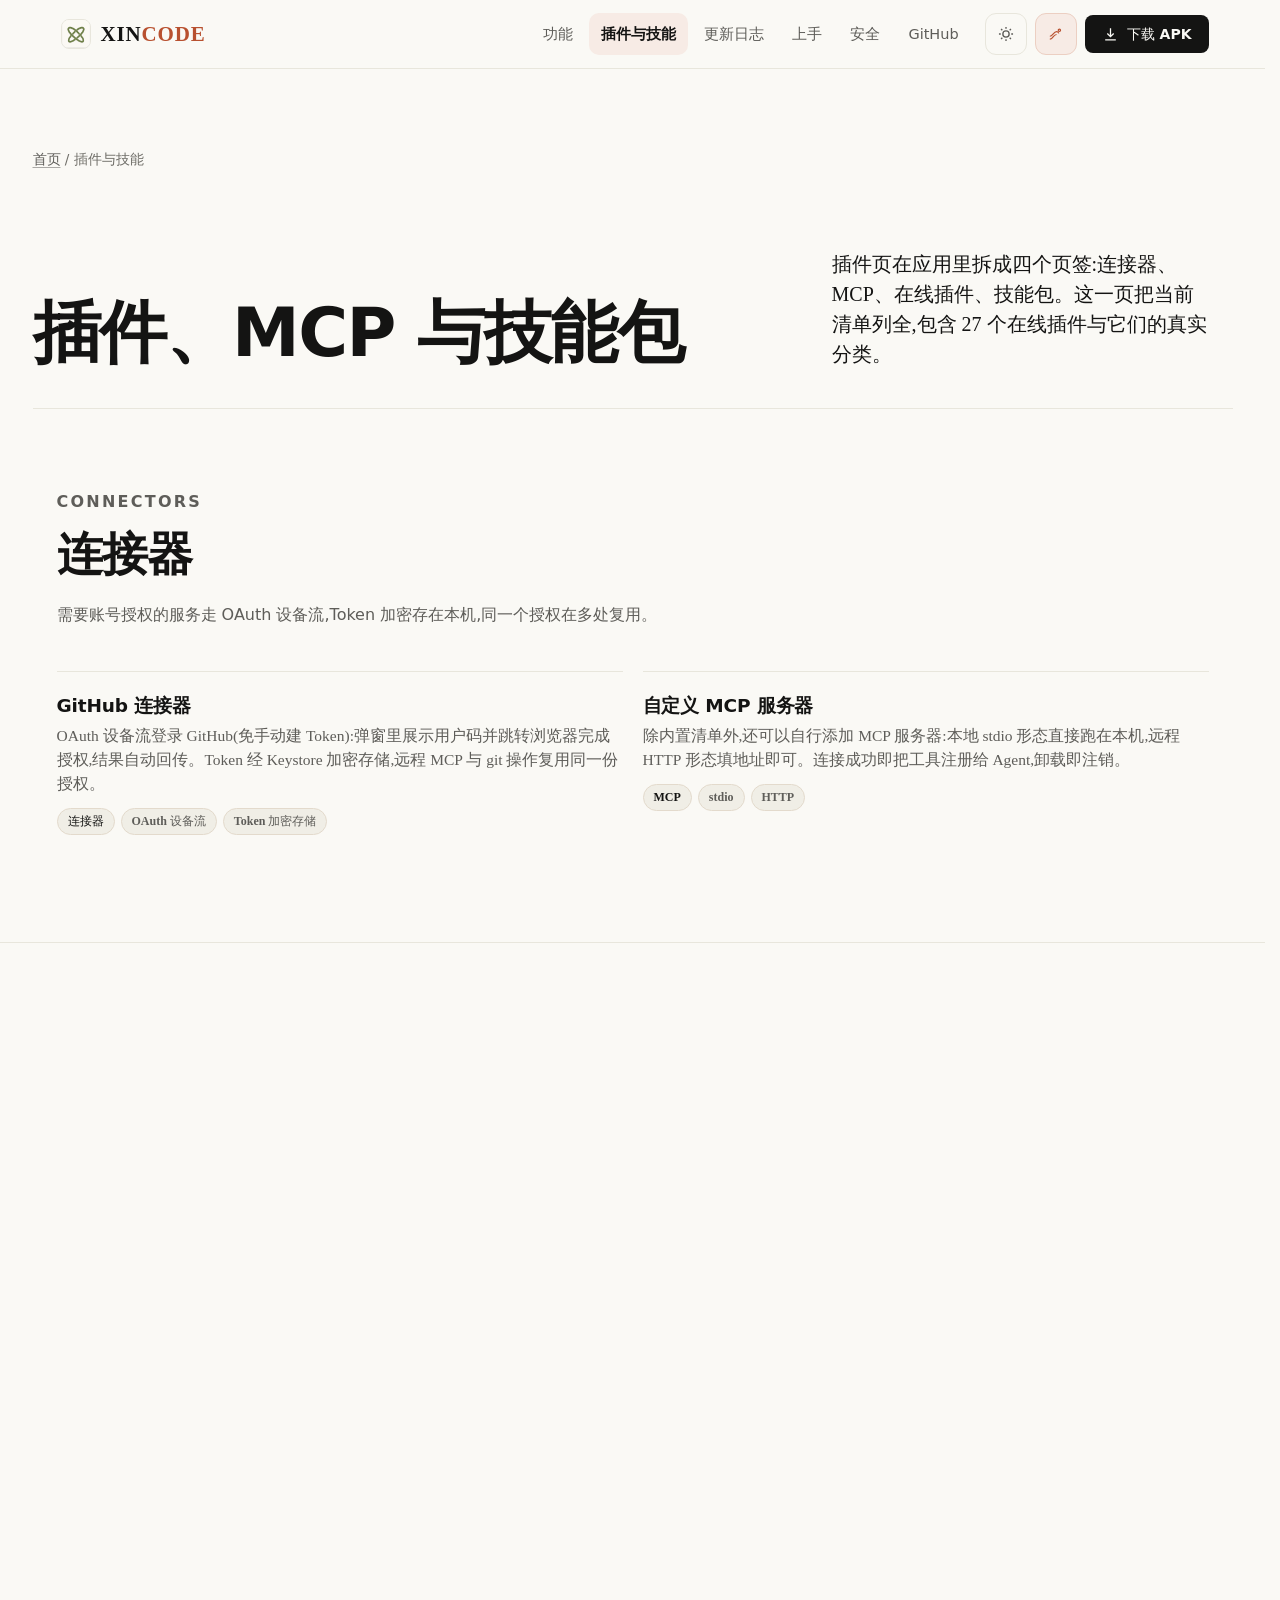
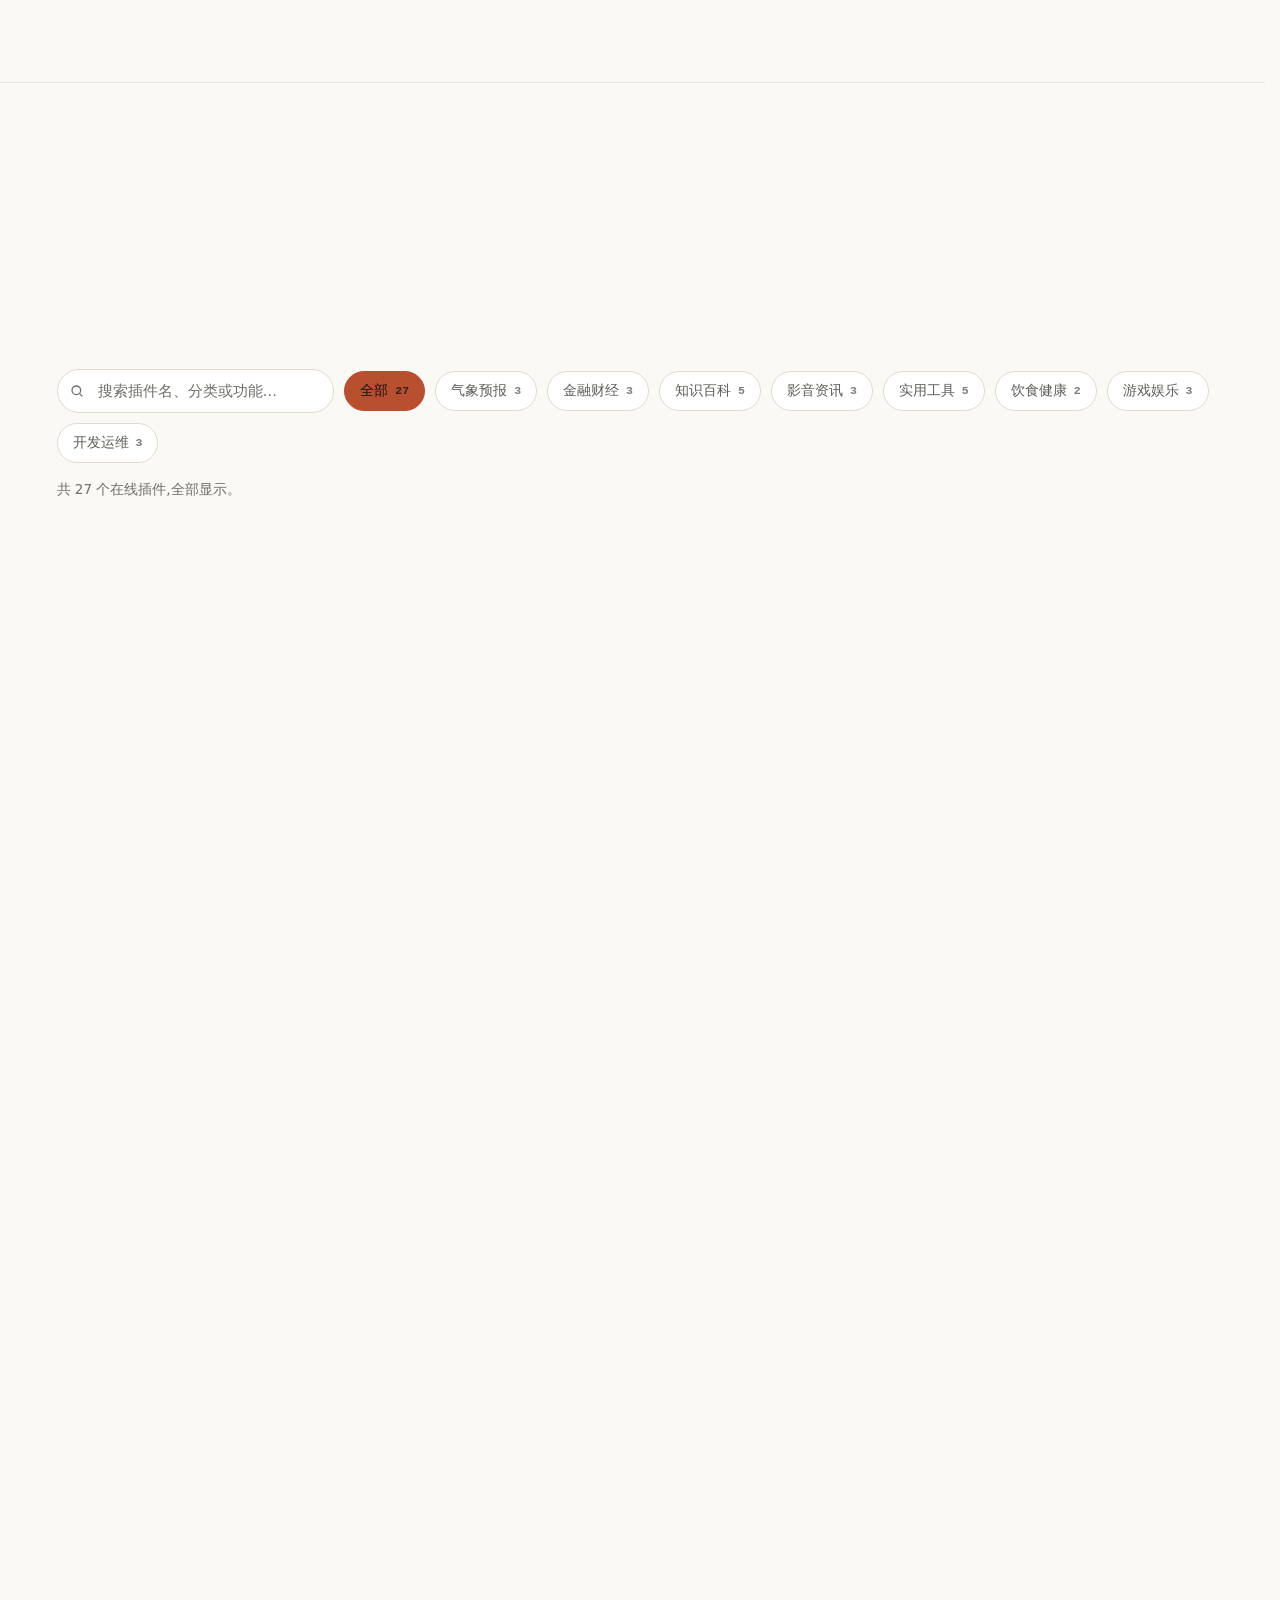
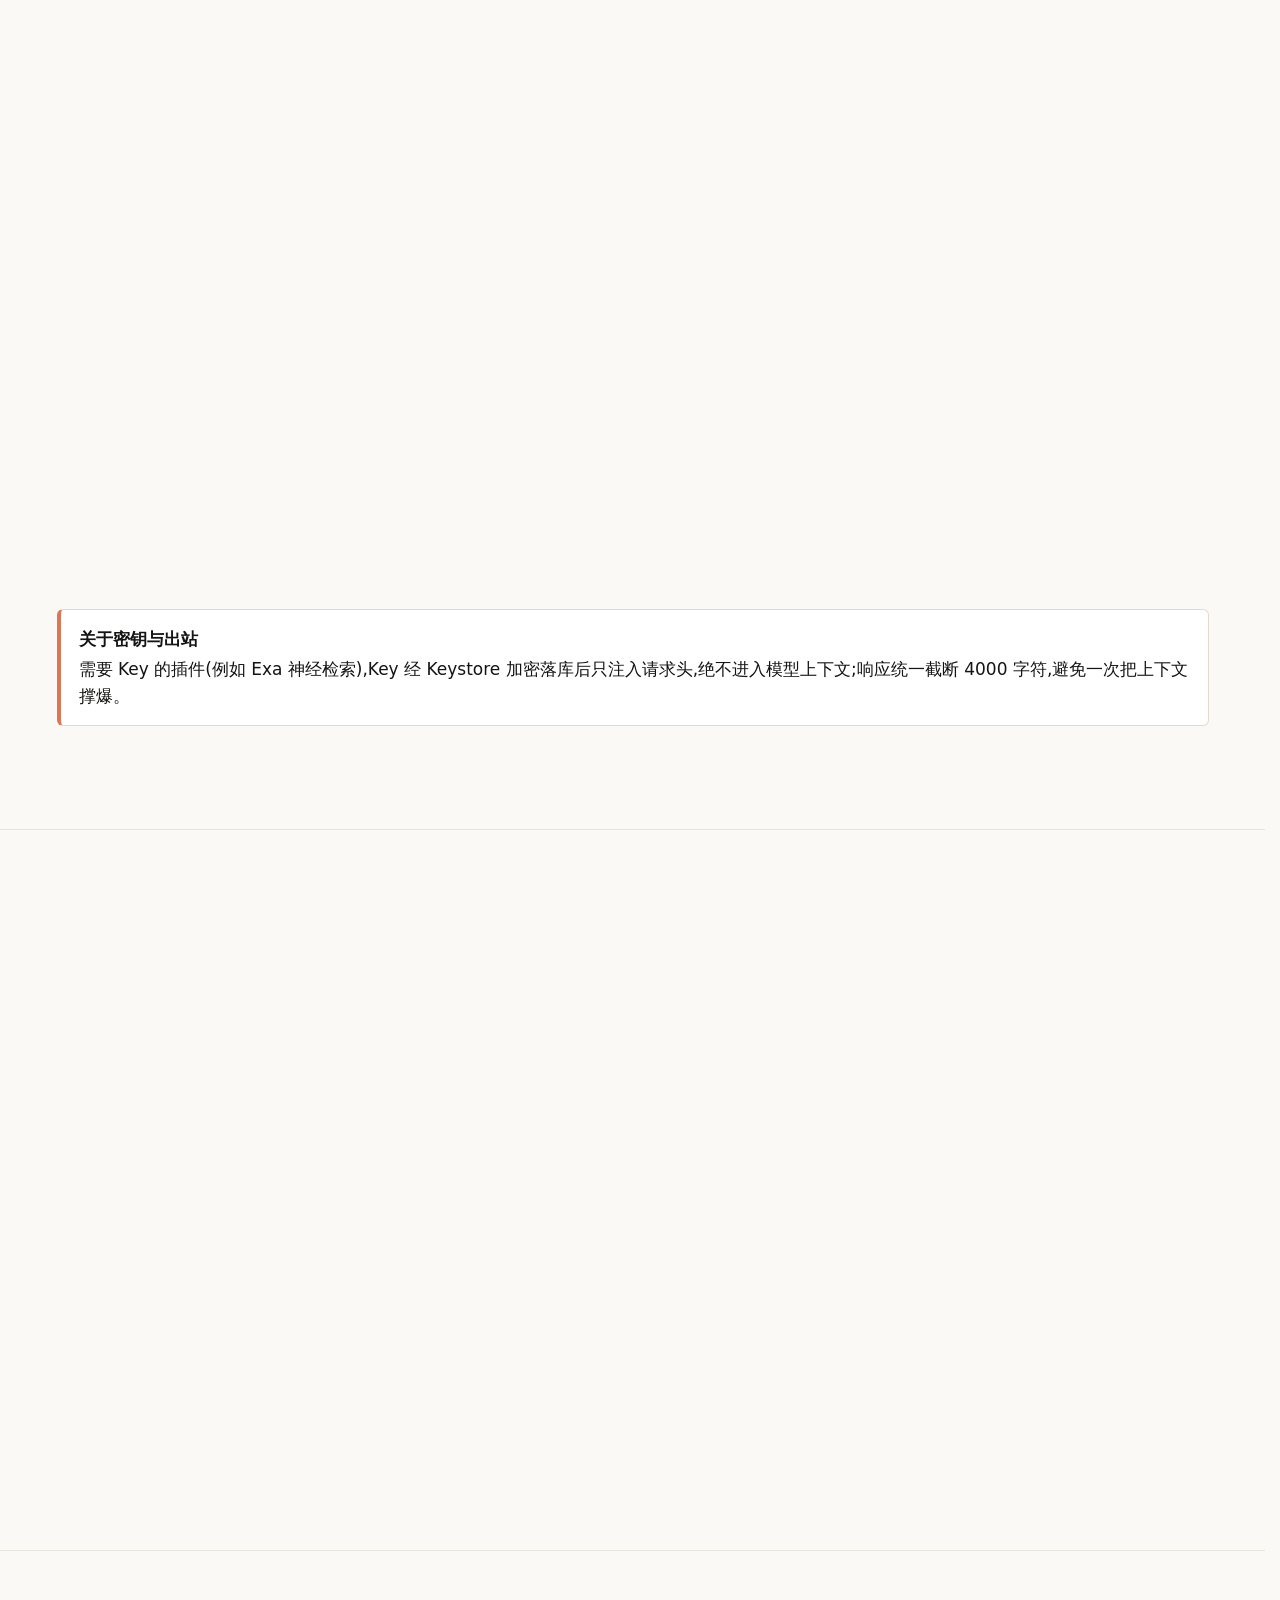
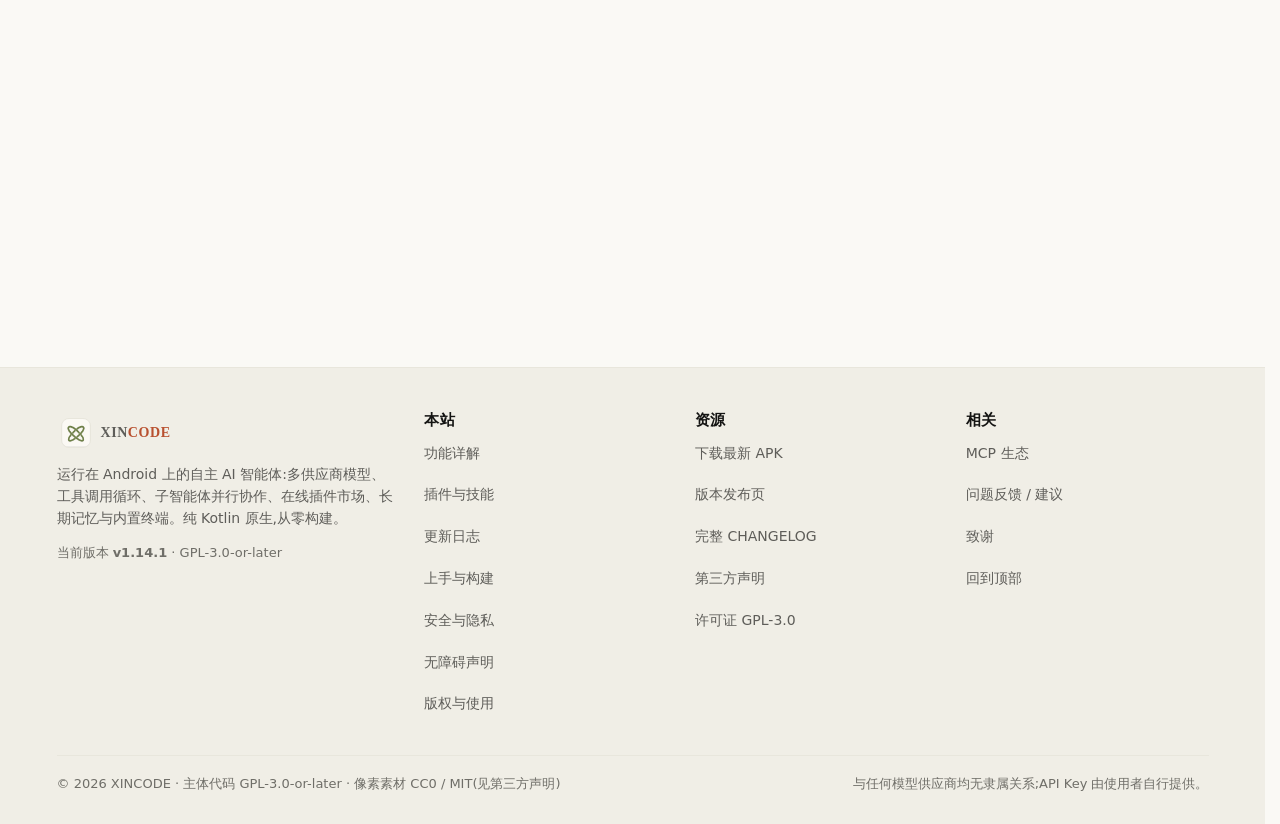
<file: docs/plugins.html>
<!DOCTYPE html>
<html lang="zh-CN">
<head>
<meta charset="UTF-8">
<meta http-equiv="Content-Security-Policy" content="default-src 'self'; base-uri 'none'; object-src 'none'; script-src 'self'; style-src 'self' 'unsafe-inline'; img-src 'self' data:; font-src 'self'; connect-src 'self' https://api.github.com; manifest-src 'self'; frame-src 'none'; form-action 'none'; upgrade-insecure-requests">
<meta name="referrer" content="strict-origin-when-cross-origin">
<meta http-equiv="X-Content-Type-Options" content="nosniff">
<meta name="robots" content="index,follow,max-image-preview:large">
<meta name="viewport" content="width=device-width, initial-scale=1">
<title>插件、MCP 与技能包 — XINCODE</title>
<meta name="description" content="XINCODE 插件生态:GitHub 连接器、四个免鉴权远程 MCP、27 个实测可用的在线插件(8 大分类)与六个内置技能包,支持搜索与分类筛选。">
<link rel="canonical" href="https://kusesad-1122.github.io/XINCODE-Public/plugins.html">
<meta name="color-scheme" content="light dark">
<meta name="theme-color" content="#FAF8F5" media="(prefers-color-scheme: light)">
<meta name="theme-color" content="#181715" media="(prefers-color-scheme: dark)">
<link rel="icon" href="assets/img/app-icon.png" type="image/png">
<link rel="apple-touch-icon" href="assets/img/app-icon.png">
<link rel="manifest" href="manifest.webmanifest">
<meta property="og:type" content="website">
<meta property="og:site_name" content="XINCODE">
<meta property="og:locale" content="zh_CN">
<meta property="og:title" content="XINCODE 插件与技能">
<meta property="og:description" content="XINCODE 插件生态:GitHub 连接器、四个免鉴权远程 MCP、27 个实测可用的在线插件(8 大分类)与六个内置技能包,支持搜索与分类筛选。">
<meta property="og:url" content="https://kusesad-1122.github.io/XINCODE-Public/plugins.html">
<meta property="og:image" content="https://kusesad-1122.github.io/XINCODE-Public/assets/img/og.png">
<meta property="og:image:width" content="1200">
<meta property="og:image:height" content="630">
<meta name="twitter:card" content="summary_large_image">
<meta name="twitter:title" content="XINCODE 插件与技能">
<meta name="twitter:description" content="XINCODE 插件生态:GitHub 连接器、四个免鉴权远程 MCP、27 个实测可用的在线插件(8 大分类)与六个内置技能包,支持搜索与分类筛选。">
<meta name="twitter:image" content="https://kusesad-1122.github.io/XINCODE-Public/assets/img/og.png">
<link rel="stylesheet" href="assets/site.css">
<script src="assets/theme-init.js"></script>
<script src="assets/site.js" defer></script>
</head>
<body>
<a class="skip" href="#main">跳到主要内容</a>
<header class="site-header">
  <div class="wrap nav">
    <a class="brand" href="index.html">
      <img src="assets/img/app-icon.png" alt="" width="30" height="30">
      <span>XIN<span class="code">CODE</span></span>
    </a>
    <nav class="nav-links" aria-label="主导航">
        <a href="features.html">功能</a>
        <a href="plugins.html" aria-current="page">插件与技能</a>
        <a href="changelog.html">更新日志</a>
        <a href="guide.html">上手</a>
        <a href="security.html">安全</a>
        <a href="https://github.com/kusesad-1122/XINCODE-Public" target="_blank" rel="noopener noreferrer">GitHub<span class="visually-hidden">(在新标签页打开)</span></a>
    </nav>
    <div class="nav-actions">
      <button class="icon-btn" type="button" data-theme-toggle aria-pressed="false" aria-label="切换到深色主题"><svg viewBox="0 0 24 24" width="18" height="18" fill="none" stroke="currentColor" stroke-width="1.8" aria-hidden="true"><circle cx="12" cy="12" r="4.2"/><path d="M12 2.6v2.4M12 19v2.4M2.6 12H5M19 12h2.4M5.4 5.4l1.7 1.7M16.9 16.9l1.7 1.7M18.6 5.4l-1.7 1.7M7.1 16.9l-1.7 1.7"/></svg></button>
      <button class="icon-btn motion-btn" type="button" data-motion-toggle aria-pressed="false" aria-label="开启动效"><svg viewBox="0 0 24 24" width="17" height="17" fill="none" stroke="currentColor" stroke-width="1.7" aria-hidden="true"><path d="M4 14.5c2.2 0 3-1.2 4.5-3s3.3-3.5 5-3.5 2.7 1.2 3.2 2.4M4 18.5c2.2 0 3-1.2 4.5-3s3.3-3.5 5-3.5"/><circle cx="17.5" cy="6" r="1.6"/></svg></button>
      <a class="btn btn-sm" href="https://github.com/kusesad-1122/XINCODE-Public/releases/latest/download/app-release.apk"><svg viewBox="0 0 24 24" width="17" height="17" fill="none" stroke="currentColor" stroke-width="1.8" aria-hidden="true"><path d="M12 3v12M7.5 10.5 12 15l4.5-4.5M4.5 19.5h15"/></svg>下载 APK</a>
      <button class="icon-btn nav-toggle" type="button" data-menu-toggle aria-expanded="false" aria-controls="site-menu" aria-label="打开导航菜单"><svg viewBox="0 0 24 24" width="20" height="20" fill="none" stroke="currentColor" stroke-width="1.8" aria-hidden="true"><path d="M4 7h16M4 12h16M4 17h16"/></svg></button>
    </div>
  </div>
  <nav id="site-menu" class="wrap" aria-label="移动端导航" hidden>
      <a href="features.html">功能</a>
      <a href="plugins.html" aria-current="page">插件与技能</a>
      <a href="changelog.html">更新日志</a>
      <a href="guide.html">上手</a>
      <a href="security.html">安全</a>
      <a href="https://github.com/kusesad-1122/XINCODE-Public" target="_blank" rel="noopener noreferrer">GitHub<span class="visually-hidden">(在新标签页打开)</span></a>
      <a class="btn" href="https://github.com/kusesad-1122/XINCODE-Public/releases/latest/download/app-release.apk"><svg viewBox="0 0 24 24" width="17" height="17" fill="none" stroke="currentColor" stroke-width="1.8" aria-hidden="true"><path d="M12 3v12M7.5 10.5 12 15l4.5-4.5M4.5 19.5h15"/></svg>下载最新 APK</a>
  </nav>
</header>
<main id="main" tabindex="-1">
<div class="wrap page-head">
  <p class="crumbs"><a href="index.html">首页</a> / 插件与技能</p>
  <h1>插件、MCP 与技能包</h1>
  <p class="lede">插件页在应用里拆成四个页签:连接器、MCP、在线插件、技能包。这一页把当前清单列全,包含 27 个在线插件与它们的真实分类。</p>
</div>

<section class="section" aria-labelledby="h-connector">
  <div class="wrap">
    <div class="section-head">
      <p class="eyebrow-line">Connectors</p>
      <h2 id="h-connector">连接器</h2>
      <p>需要账号授权的服务走 OAuth 设备流,Token 加密存在本机,同一个授权在多处复用。</p>
    </div>
    <div class="grid grid-2">
      <article class="card">
        <h3>GitHub 连接器</h3>
        <p>OAuth 设备流登录 GitHub(免手动建 Token):弹窗里展示用户码并跳转浏览器完成授权,结果自动回传。Token 经 Keystore 加密存储,远程 MCP 与 git 操作复用同一份授权。</p>
        <p class="badge-row" style="margin-top:12px"><span class="badge badge-brand">连接器</span><span class="badge">OAuth 设备流</span><span class="badge">Token 加密存储</span></p>
      </article>
      <article class="card">
        <h3>自定义 MCP 服务器</h3>
        <p>除内置清单外,还可以自行添加 MCP 服务器:本地 stdio 形态直接跑在本机,远程 HTTP 形态填地址即可。连接成功即把工具注册给 Agent,卸载即注销。</p>
        <p class="badge-row" style="margin-top:12px"><span class="badge badge-brand">MCP</span><span class="badge">stdio</span><span class="badge">HTTP</span></p>
      </article>
    </div>
  </div>
</section>

<section class="section" aria-labelledby="h-mcp">
  <div class="wrap">
    <div class="section-head">
      <p class="eyebrow-line">MCP Servers</p>
      <h2 id="h-mcp">免鉴权 MCP,装完即用</h2>
      <p>下面这些服务器不需要你自己申 Key,装完握手成功就能被 Agent 调用。</p>
    </div>
    <div class="grid grid-2">
      <article class="card">
        <h3>GitHub 远程 MCP</h3>
        <p>官方远程 MCP,免 root / 免 node:AI 直接用 GitHub API 管仓库、PR、Issue 与文件。未登录时安装会先弹授权。</p>
        <p class="tools mono" style="margin-top:10px;color:var(--faint)">api.githubcopilot.com/mcp/</p>
        <p class="badge-row" style="margin-top:12px"><span class="badge badge-brand">MCP</span><span class="badge">需登录授权</span></p>
      </article>
      <article class="card">
        <h3>Microsoft Learn</h3>
        <p>微软官方文档 MCP(免鉴权):.NET / Azure / Microsoft 365 的一手文档与代码示例即查即用。</p>
        <p class="tools mono" style="margin-top:10px;color:var(--faint)">learn.microsoft.com/api/mcp</p>
        <p class="badge-row" style="margin-top:12px"><span class="badge badge-brand">MCP</span><span class="badge">免鉴权</span></p>
      </article>
      <article class="card">
        <h3>Context7</h3>
        <p>主流框架与库的实时官方文档直接注入上下文,写代码不再靠模型记忆。</p>
        <p class="tools mono" style="margin-top:10px;color:var(--faint)">mcp.context7.com/mcp</p>
        <p class="badge-row" style="margin-top:12px"><span class="badge badge-brand">MCP</span><span class="badge">免鉴权</span></p>
      </article>
      <article class="card">
        <h3>DeepWiki</h3>
        <p>公共 MCP:查询开源仓库的结构化 Wiki,架构 / API / 用法一问即答。</p>
        <p class="tools mono" style="margin-top:10px;color:var(--faint)">mcp.deepwiki.com/mcp</p>
        <p class="badge-row" style="margin-top:12px"><span class="badge badge-brand">MCP</span><span class="badge">免鉴权</span></p>
      </article>
    </div>
  </div>
</section>

<section class="section" aria-labelledby="h-online">
  <div class="wrap">
    <div class="section-head">
      <p class="eyebrow-line">Online Plugins</p>
      <h2 id="h-online">27 个在线插件,全部实测可用</h2>
      <p>在线插件是远程 OpenAPI 的轻量子集:目录从云端实时拉取,上架新插件不必等应用发版。每个端点都先调通返回 200 才收录;请求走 NetGuard 出站守卫,只允许公网 http(s),私网与环回地址一律拒绝。</p>
    </div>

    <div data-plugin-root>
      <div class="filters">
        <div class="search-field">
          <label for="plugin-search"><svg width="16" height="16" viewBox="0 0 24 24" fill="none" stroke="currentColor" stroke-width="1.9" aria-hidden="true"><circle cx="11" cy="11" r="6.5"/><path d="m16 16 4 4"/></svg></label>
          <input id="plugin-search" type="search" placeholder="搜索插件名、分类或功能…" data-plugin-search autocomplete="off">
        </div>
        <button class="chip" type="button" data-filter="all" aria-pressed="true">全部<span class="n">27</span></button>
        <button class="chip" type="button" data-filter="气象预报" aria-pressed="false">气象预报<span class="n">3</span></button>
        <button class="chip" type="button" data-filter="金融财经" aria-pressed="false">金融财经<span class="n">3</span></button>
        <button class="chip" type="button" data-filter="知识百科" aria-pressed="false">知识百科<span class="n">5</span></button>
        <button class="chip" type="button" data-filter="影音资讯" aria-pressed="false">影音资讯<span class="n">3</span></button>
        <button class="chip" type="button" data-filter="实用工具" aria-pressed="false">实用工具<span class="n">5</span></button>
        <button class="chip" type="button" data-filter="饮食健康" aria-pressed="false">饮食健康<span class="n">2</span></button>
        <button class="chip" type="button" data-filter="游戏娱乐" aria-pressed="false">游戏娱乐<span class="n">3</span></button>
        <button class="chip" type="button" data-filter="开发运维" aria-pressed="false">开发运维<span class="n">3</span></button>
      </div>
      <p class="filter-status" data-plugin-status role="status" aria-live="polite">共 27 个在线插件,全部显示。</p>
      <div class="plugin-grid" data-plugin-grid>
      <article class="plugin" data-plugin-card data-plugin-id="open_meteo_weather" data-category="气象预报" data-keywords="Open-Meteo 实时天气 气象预报 全球任意经纬度的实时天气、风速与空气质量查询。免密钥,装完即用。 get_forecast · get_air_quality 免密钥">
        <h3>Open-Meteo 实时天气</h3>
        <p>全球任意经纬度的实时天气、风速与空气质量查询。免密钥,装完即用。</p>
        <p class="tools">2 个动作 · get_forecast · get_air_quality</p>
        <p class="badge-row"><span class="badge badge-brand">气象预报</span><span class="badge">免密钥</span></p>
      </article>
      <article class="plugin" data-plugin-card data-plugin-id="sunrise_sunset" data-category="气象预报" data-keywords="日出日落时刻 气象预报 全球任意经纬度的日出、日落、昼长与暮光时刻。免密钥。 get_times 免密钥">
        <h3>日出日落时刻</h3>
        <p>全球任意经纬度的日出、日落、昼长与暮光时刻。免密钥。</p>
        <p class="tools">1 个动作 · get_times</p>
        <p class="badge-row"><span class="badge badge-brand">气象预报</span><span class="badge">免密钥</span></p>
      </article>
      <article class="plugin" data-plugin-card data-plugin-id="usgs_earthquakes" data-category="气象预报" data-keywords="全球地震速报 气象预报 美国地质调查局实时地震目录,按震级与数量查询近期地震。免密钥。 query 免密钥">
        <h3>全球地震速报</h3>
        <p>美国地质调查局实时地震目录,按震级与数量查询近期地震。免密钥。</p>
        <p class="tools">1 个动作 · query</p>
        <p class="badge-row"><span class="badge badge-brand">气象预报</span><span class="badge">免密钥</span></p>
      </article>
      <article class="plugin" data-plugin-card data-plugin-id="frankfurter_exchange" data-category="金融财经" data-keywords="Frankfurter 汇率 金融财经 欧洲央行参考汇率,160+ 货币实时与历史换算。免密钥。 latest · history 免密钥">
        <h3>Frankfurter 汇率</h3>
        <p>欧洲央行参考汇率,160+ 货币实时与历史换算。免密钥。</p>
        <p class="tools">2 个动作 · latest · history</p>
        <p class="badge-row"><span class="badge badge-brand">金融财经</span><span class="badge">免密钥</span></p>
      </article>
      <article class="plugin" data-plugin-card data-plugin-id="coingecko_crypto" data-category="金融财经" data-keywords="CoinGecko 币价 金融财经 上万种加密货币实时价格与市值。免密钥(低频调用)。 simple_price 免密钥">
        <h3>CoinGecko 币价</h3>
        <p>上万种加密货币实时价格与市值。免密钥(低频调用)。</p>
        <p class="tools">1 个动作 · simple_price</p>
        <p class="badge-row"><span class="badge badge-brand">金融财经</span><span class="badge">免密钥</span></p>
      </article>
      <article class="plugin" data-plugin-card data-plugin-id="nbp_exchange" data-category="金融财经" data-keywords="波兰央行汇率 金融财经 波兰国家银行官方外汇牌价表。免密钥。 table_a · single_rate 免密钥">
        <h3>波兰央行汇率</h3>
        <p>波兰国家银行官方外汇牌价表。免密钥。</p>
        <p class="tools">2 个动作 · table_a · single_rate</p>
        <p class="badge-row"><span class="badge badge-brand">金融财经</span><span class="badge">免密钥</span></p>
      </article>
      <article class="plugin" data-plugin-card data-plugin-id="wikimedia_onthisday" data-category="知识百科" data-keywords="维基历史上的今天 知识百科 维基百科历史上的今天精选事件/人物/节日。免密钥。 onthisday 免密钥">
        <h3>维基历史上的今天</h3>
        <p>维基百科历史上的今天精选事件/人物/节日。免密钥。</p>
        <p class="tools">1 个动作 · onthisday</p>
        <p class="badge-row"><span class="badge badge-brand">知识百科</span><span class="badge">免密钥</span></p>
      </article>
      <article class="plugin" data-plugin-card data-plugin-id="openlibrary_books" data-category="知识百科" data-keywords="OpenLibrary 图书 知识百科 千万级开放图书目录:搜书、查版本、ISBN 直取。免密钥。 search · by_isbn 免密钥">
        <h3>OpenLibrary 图书</h3>
        <p>千万级开放图书目录:搜书、查版本、ISBN 直取。免密钥。</p>
        <p class="tools">2 个动作 · search · by_isbn</p>
        <p class="badge-row"><span class="badge badge-brand">知识百科</span><span class="badge">免密钥</span></p>
      </article>
      <article class="plugin" data-plugin-card data-plugin-id="met_museum" data-category="知识百科" data-keywords="大都会艺术馆藏 知识百科 纽约大都会博物馆 48 万+藏品检索。免密钥。 search · object 免密钥">
        <h3>大都会艺术馆藏</h3>
        <p>纽约大都会博物馆 48 万+藏品检索。免密钥。</p>
        <p class="tools">2 个动作 · search · object</p>
        <p class="badge-row"><span class="badge badge-brand">知识百科</span><span class="badge">免密钥</span></p>
      </article>
      <article class="plugin" data-plugin-card data-plugin-id="restcountries" data-category="知识百科" data-keywords="国家信息 知识百科 全球国家首都/人口/语言/货币/区号速查。免密钥。 by_name 免密钥">
        <h3>国家信息</h3>
        <p>全球国家首都/人口/语言/货币/区号速查。免密钥。</p>
        <p class="tools">1 个动作 · by_name</p>
        <p class="badge-row"><span class="badge badge-brand">知识百科</span><span class="badge">免密钥</span></p>
      </article>
      <article class="plugin" data-plugin-card data-plugin-id="opentdb_quiz" data-category="知识百科" data-keywords="OpenTDB 题库 知识百科 开源问答题库,可出选择题考考自己。免密钥。 get_questions 免密钥">
        <h3>OpenTDB 题库</h3>
        <p>开源问答题库,可出选择题考考自己。免密钥。</p>
        <p class="tools">1 个动作 · get_questions</p>
        <p class="badge-row"><span class="badge badge-brand">知识百科</span><span class="badge">免密钥</span></p>
      </article>
      <article class="plugin" data-plugin-card data-plugin-id="jikan_anime" data-category="影音资讯" data-keywords="Jikan 动漫 影音资讯 MyAnimeList 非官方 API:动漫搜索排行。免密钥(低频)。 search_anime 免密钥">
        <h3>Jikan 动漫</h3>
        <p>MyAnimeList 非官方 API:动漫搜索排行。免密钥(低频)。</p>
        <p class="tools">1 个动作 · search_anime</p>
        <p class="badge-row"><span class="badge badge-brand">影音资讯</span><span class="badge">免密钥</span></p>
      </article>
      <article class="plugin" data-plugin-card data-plugin-id="tvmaze_shows" data-category="影音资讯" data-keywords="TVMaze 剧集 影音资讯 全球电视剧搜索与播出信息。免密钥。 search_shows 免密钥">
        <h3>TVMaze 剧集</h3>
        <p>全球电视剧搜索与播出信息。免密钥。</p>
        <p class="tools">1 个动作 · search_shows</p>
        <p class="badge-row"><span class="badge badge-brand">影音资讯</span><span class="badge">免密钥</span></p>
      </article>
      <article class="plugin" data-plugin-card data-plugin-id="dogceo_dogs" data-category="影音资讯" data-keywords="Dog CEO 狗狗图 影音资讯 随机狗狗图片,可按品种筛选。免密钥。 random_image · breed_image 免密钥">
        <h3>Dog CEO 狗狗图</h3>
        <p>随机狗狗图片,可按品种筛选。免密钥。</p>
        <p class="tools">2 个动作 · random_image · breed_image</p>
        <p class="badge-row"><span class="badge badge-brand">影音资讯</span><span class="badge">免密钥</span></p>
      </article>
      <article class="plugin" data-plugin-card data-plugin-id="chuck_norris" data-category="实用工具" data-keywords="Chuck Norris 笑话 实用工具 随机大 Chuck 笑话,提神用。免密钥。 random · categories 免密钥">
        <h3>Chuck Norris 笑话</h3>
        <p>随机大 Chuck 笑话,提神用。免密钥。</p>
        <p class="tools">2 个动作 · random · categories</p>
        <p class="badge-row"><span class="badge badge-brand">实用工具</span><span class="badge">免密钥</span></p>
      </article>
      <article class="plugin" data-plugin-card data-plugin-id="advice_slip" data-category="实用工具" data-keywords="人生建议 实用工具 随机一条人生建议,丧时服用。免密钥。 random · by_id 免密钥">
        <h3>人生建议</h3>
        <p>随机一条人生建议,丧时服用。免密钥。</p>
        <p class="tools">2 个动作 · random · by_id</p>
        <p class="badge-row"><span class="badge badge-brand">实用工具</span><span class="badge">免密钥</span></p>
      </article>
      <article class="plugin" data-plugin-card data-plugin-id="agify_age" data-category="实用工具" data-keywords="姓名测龄 实用工具 按名字预测年龄(统计学)。免密钥。 predict 免密钥">
        <h3>姓名测龄</h3>
        <p>按名字预测年龄(统计学)。免密钥。</p>
        <p class="tools">1 个动作 · predict</p>
        <p class="badge-row"><span class="badge badge-brand">实用工具</span><span class="badge">免密钥</span></p>
      </article>
      <article class="plugin" data-plugin-card data-plugin-id="zippopotam_zip" data-category="实用工具" data-keywords="全球邮编查询 实用工具 各国邮编反查城市州省。免密钥。 lookup 免密钥">
        <h3>全球邮编查询</h3>
        <p>各国邮编反查城市州省。免密钥。</p>
        <p class="tools">1 个动作 · lookup</p>
        <p class="badge-row"><span class="badge badge-brand">实用工具</span><span class="badge">免密钥</span></p>
      </article>
      <article class="plugin" data-plugin-card data-plugin-id="ipwho_ip" data-category="实用工具" data-keywords="IP 归属查询 实用工具 IP 查国家城市运营商与时区。免密钥(低频)。 lookup 免密钥">
        <h3>IP 归属查询</h3>
        <p>IP 查国家城市运营商与时区。免密钥(低频)。</p>
        <p class="tools">1 个动作 · lookup</p>
        <p class="badge-row"><span class="badge badge-brand">实用工具</span><span class="badge">免密钥</span></p>
      </article>
      <article class="plugin" data-plugin-card data-plugin-id="themealdb_recipes" data-category="饮食健康" data-keywords="MealDB 菜谱 饮食健康 全球菜谱搜索,附做法与配料。免密钥。 search · lookup 免密钥">
        <h3>MealDB 菜谱</h3>
        <p>全球菜谱搜索,附做法与配料。免密钥。</p>
        <p class="tools">2 个动作 · search · lookup</p>
        <p class="badge-row"><span class="badge badge-brand">饮食健康</span><span class="badge">免密钥</span></p>
      </article>
      <article class="plugin" data-plugin-card data-plugin-id="openbrewerydb" data-category="饮食健康" data-keywords="Open Brewery 精酿 饮食健康 全球精酿酒厂名录,可按城市搜。免密钥。 by_city 免密钥">
        <h3>Open Brewery 精酿</h3>
        <p>全球精酿酒厂名录,可按城市搜。免密钥。</p>
        <p class="tools">1 个动作 · by_city</p>
        <p class="badge-row"><span class="badge badge-brand">饮食健康</span><span class="badge">免密钥</span></p>
      </article>
      <article class="plugin" data-plugin-card data-plugin-id="pokeapi_pokemon" data-category="游戏娱乐" data-keywords="宝可梦图鉴 游戏娱乐 全世代宝可梦数值特性图鉴。免密钥。 pokemon 免密钥">
        <h3>宝可梦图鉴</h3>
        <p>全世代宝可梦数值特性图鉴。免密钥。</p>
        <p class="tools">1 个动作 · pokemon</p>
        <p class="badge-row"><span class="badge badge-brand">游戏娱乐</span><span class="badge">免密钥</span></p>
      </article>
      <article class="plugin" data-plugin-card data-plugin-id="scryfall_cards" data-category="游戏娱乐" data-keywords="Scryfall 万智牌 游戏娱乐 万智牌全卡牌检索(模糊名可查)。免密钥。 named 免密钥">
        <h3>Scryfall 万智牌</h3>
        <p>万智牌全卡牌检索(模糊名可查)。免密钥。</p>
        <p class="tools">1 个动作 · named</p>
        <p class="badge-row"><span class="badge badge-brand">游戏娱乐</span><span class="badge">免密钥</span></p>
      </article>
      <article class="plugin" data-plugin-card data-plugin-id="cheapshark_deals" data-category="游戏娱乐" data-keywords="CheapShark 游戏折扣 游戏娱乐 Steam 等多商店游戏折扣聚合。免密钥。 deals 免密钥">
        <h3>CheapShark 游戏折扣</h3>
        <p>Steam 等多商店游戏折扣聚合。免密钥。</p>
        <p class="tools">1 个动作 · deals</p>
        <p class="badge-row"><span class="badge badge-brand">游戏娱乐</span><span class="badge">免密钥</span></p>
      </article>
      <article class="plugin" data-plugin-card data-plugin-id="github_repos" data-category="开发运维" data-keywords="GitHub 仓库 开发运维 查任意公开仓库星数/fork/简介,附带真实 star 数。免密钥(低频)。 repo · search_repos 免密钥">
        <h3>GitHub 仓库</h3>
        <p>查任意公开仓库星数/fork/简介,附带真实 star 数。免密钥(低频)。</p>
        <p class="tools">2 个动作 · repo · search_repos</p>
        <p class="badge-row"><span class="badge badge-brand">开发运维</span><span class="badge">免密钥</span></p>
      </article>
      <article class="plugin" data-plugin-card data-plugin-id="npm_stats" data-category="开发运维" data-keywords="npm 包数据 开发运维 查 npm 包上月真实下载量与版本。免密钥。 downloads 免密钥">
        <h3>npm 包数据</h3>
        <p>查 npm 包上月真实下载量与版本。免密钥。</p>
        <p class="tools">1 个动作 · downloads</p>
        <p class="badge-row"><span class="badge badge-brand">开发运维</span><span class="badge">免密钥</span></p>
      </article>
      <article class="plugin" data-plugin-card data-plugin-id="exa_search" data-category="开发运维" data-keywords="Exa 神经检索 开发运维 基于语义的专业网页深度检索与内容提取。安装时需填写 Exa API Key。 exa_search 需 Key">
        <h3>Exa 神经检索</h3>
        <p>基于语义的专业网页深度检索与内容提取。安装时需填写 Exa API Key。</p>
        <p class="tools">1 个动作 · exa_search</p>
        <p class="badge-row"><span class="badge badge-brand">开发运维</span><span class="badge">需 Key</span></p>
      </article>
      </div>
      <p class="empty-note" data-plugin-empty hidden>没有匹配的插件。换个关键词,或点「全部」看完整清单。</p>
    </div>

    <div class="callout" style="margin-top:28px">
      <span class="t">关于密钥与出站</span>
      <p>需要 Key 的插件(例如 Exa 神经检索),Key 经 Keystore 加密落库后只注入请求头,绝不进入模型上下文;响应统一截断 4000 字符,避免一次把上下文撑爆。</p>
    </div>
  </div>
</section>

<section class="section" aria-labelledby="h-skills">
  <div class="wrap">
    <div class="section-head">
      <p class="eyebrow-line">Skill Packs</p>
      <h2 id="h-skills">六个内置技能包</h2>
      <p>技能可以装卸。每回合按你的输入自动匹配技能(点名最优先),命中就附一段用法摘要进上下文;没命中零成本。也可以用 <code>/技能名</code> 主动调用。</p>
    </div>
    <div class="grid grid-3">
      <article class="card">
        <h3>安全代码审计</h3>
        <p>检查注入、越权、XSS / CSRF / SSRF、命令执行、敏感信息泄露与 Android WebView 安全等风险。</p>
        <p class="badge-row" style="margin-top:12px"><span class="badge badge-brand">技能包</span><span class="badge">可装卸</span></p>
      </article>
      <article class="card">
        <h3>逆向分析</h3>
        <p>二进制 / APK / SO / ELF / DEX 静态分析:jadx + apktool + Ghidra headless 分层逆向。</p>
        <p class="badge-row" style="margin-top:12px"><span class="badge badge-brand">技能包</span><span class="badge">可装卸</span></p>
      </article>
      <article class="card">
        <h3>APK 构建</h3>
        <p>在终端里为 Android / Gradle 项目编译 Debug、Release APK 与 AAB,自动识别 SDK 与产物路径。</p>
        <p class="badge-row" style="margin-top:12px"><span class="badge badge-brand">技能包</span><span class="badge">可装卸</span></p>
      </article>
      <article class="card">
        <h3>APK 更新管理</h3>
        <p>检查 APK 与 LSPosed 模块的新版本,从 GitHub Release 下载、安装更新并清理残留。</p>
        <p class="badge-row" style="margin-top:12px"><span class="badge badge-brand">技能包</span><span class="badge">可装卸</span></p>
      </article>
      <article class="card">
        <h3>APK 反编译</h3>
        <p>apktool 解包资源与 smali,改完回编译重打包,可改 Manifest、图标与签名配置。</p>
        <p class="badge-row" style="margin-top:12px"><span class="badge badge-brand">技能包</span><span class="badge">可装卸</span></p>
      </article>
      <article class="card">
        <h3>LSPosed 模块开发</h3>
        <p>从脚手架到打包的模块开发流程,含常见钩子与调试路径。</p>
        <p class="badge-row" style="margin-top:12px"><span class="badge badge-brand">技能包</span><span class="badge">可装卸</span></p>
      </article>
    </div>
  </div>
</section>

<section class="section" aria-labelledby="h-more">
  <div class="wrap">
    <div class="panel">
      <h2 id="h-more">目录会继续长</h2>
      <p style="color:var(--sub)">在线插件目录存放在仓库的 <code>docs/plugins/registry.json</code>,列表随应用实时拉取。这一页在打开时会读取同一份文件,把新增的插件补进上面的清单——所以你看到的就是当前线上目录。</p>
      <div class="btn-row" style="margin-top:18px">
        <a class="btn" href="https://github.com/kusesad-1122/XINCODE-Public/releases/latest/download/app-release.apk"><svg viewBox="0 0 24 24" width="17" height="17" fill="none" stroke="currentColor" stroke-width="1.8" aria-hidden="true"><path d="M12 3v12M7.5 10.5 12 15l4.5-4.5M4.5 19.5h15"/></svg>下载 APK 试用</a>
        <a class="btn btn-ghost" href="guide.html">插件怎么用</a>
      </div>
    </div>
  </div>
</section>
</main>
<footer class="site-footer">
  <div class="wrap">
    <div class="foot-grid">
      <div>
        <a class="brand" href="index.html" style="margin-bottom:10px">
          <img src="assets/img/app-icon.png" alt="" width="30" height="30">
          <span>XIN<span class="code">CODE</span></span>
        </a>
        <p class="about">运行在 Android 上的自主 AI 智能体:多供应商模型、工具调用循环、子智能体并行协作、在线插件市场、长期记忆与内置终端。纯 Kotlin 原生,从零构建。</p>
        <p class="meta">当前版本 <b data-version>v1.14.1</b> · GPL-3.0-or-later</p>
      </div>
      <nav aria-labelledby="foot-site">
        <h2 id="foot-site">本站</h2>
        <ul>
          <li><a href="features.html">功能详解</a></li>
          <li><a href="plugins.html">插件与技能</a></li>
          <li><a href="changelog.html">更新日志</a></li>
          <li><a href="guide.html">上手与构建</a></li>
          <li><a href="security.html">安全与隐私</a></li>
          <li><a href="accessibility.html">无障碍声明</a></li>
          <li><a href="terms.html">版权与使用</a></li>
        </ul>
      </nav>
      <nav aria-labelledby="foot-res">
        <h2 id="foot-res">资源</h2>
        <ul>
          <li><a href="https://github.com/kusesad-1122/XINCODE-Public/releases/latest/download/app-release.apk">下载最新 APK</a></li>
          <li><a href="https://github.com/kusesad-1122/XINCODE-Public/releases" target="_blank" rel="noopener noreferrer">版本发布页<span class="visually-hidden">(在新标签页打开)</span></a></li>
          <li><a href="https://github.com/kusesad-1122/XINCODE-Public/blob/main/CHANGELOG.md" target="_blank" rel="noopener noreferrer">完整 CHANGELOG<span class="visually-hidden">(在新标签页打开)</span></a></li>
          <li><a href="https://github.com/kusesad-1122/XINCODE-Public/blob/main/THIRD-PARTY-NOTICES.md" target="_blank" rel="noopener noreferrer">第三方声明<span class="visually-hidden">(在新标签页打开)</span></a></li>
          <li><a href="https://github.com/kusesad-1122/XINCODE-Public/blob/main/LICENSE" target="_blank" rel="noopener noreferrer">许可证 GPL-3.0<span class="visually-hidden">(在新标签页打开)</span></a></li>
        </ul>
      </nav>
      <nav aria-labelledby="foot-more">
        <h2 id="foot-more">相关</h2>
        <ul>
          <li><a href="https://modelcontextprotocol.io" target="_blank" rel="noopener noreferrer">MCP 生态<span class="visually-hidden">(在新标签页打开)</span></a></li>
          <li><a href="https://github.com/kusesad-1122/XINCODE-Public/issues" target="_blank" rel="noopener noreferrer">问题反馈 / 建议<span class="visually-hidden">(在新标签页打开)</span></a></li>
          <li><a href="https://github.com/kusesad-1122/XINCODE-Public#-致谢" target="_blank" rel="noopener noreferrer">致谢<span class="visually-hidden">(在新标签页打开)</span></a></li>
          <li><a href="#main">回到顶部</a></li>
        </ul>
      </nav>
    </div>
    <div class="foot-bottom">
      <span>© <span data-year>2026</span> XINCODE · 主体代码 GPL-3.0-or-later · 像素素材 CC0 / MIT(见第三方声明)</span>
      <span>与任何模型供应商均无隶属关系;API Key 由使用者自行提供。</span>
    </div>
  </div>
</footer>

<button class="to-top" type="button" data-to-top aria-label="回到顶部(向上滚动)">
  <svg viewBox="0 0 24 24" width="16" height="16" fill="none" stroke="currentColor" stroke-width="1.9" aria-hidden="true"><path d="M12 19V6M6.5 11.5 12 6l5.5 5.5"/></svg>
  <span class="to-top__t">回到顶部</span>
</button>
</body>
</html>
</file>
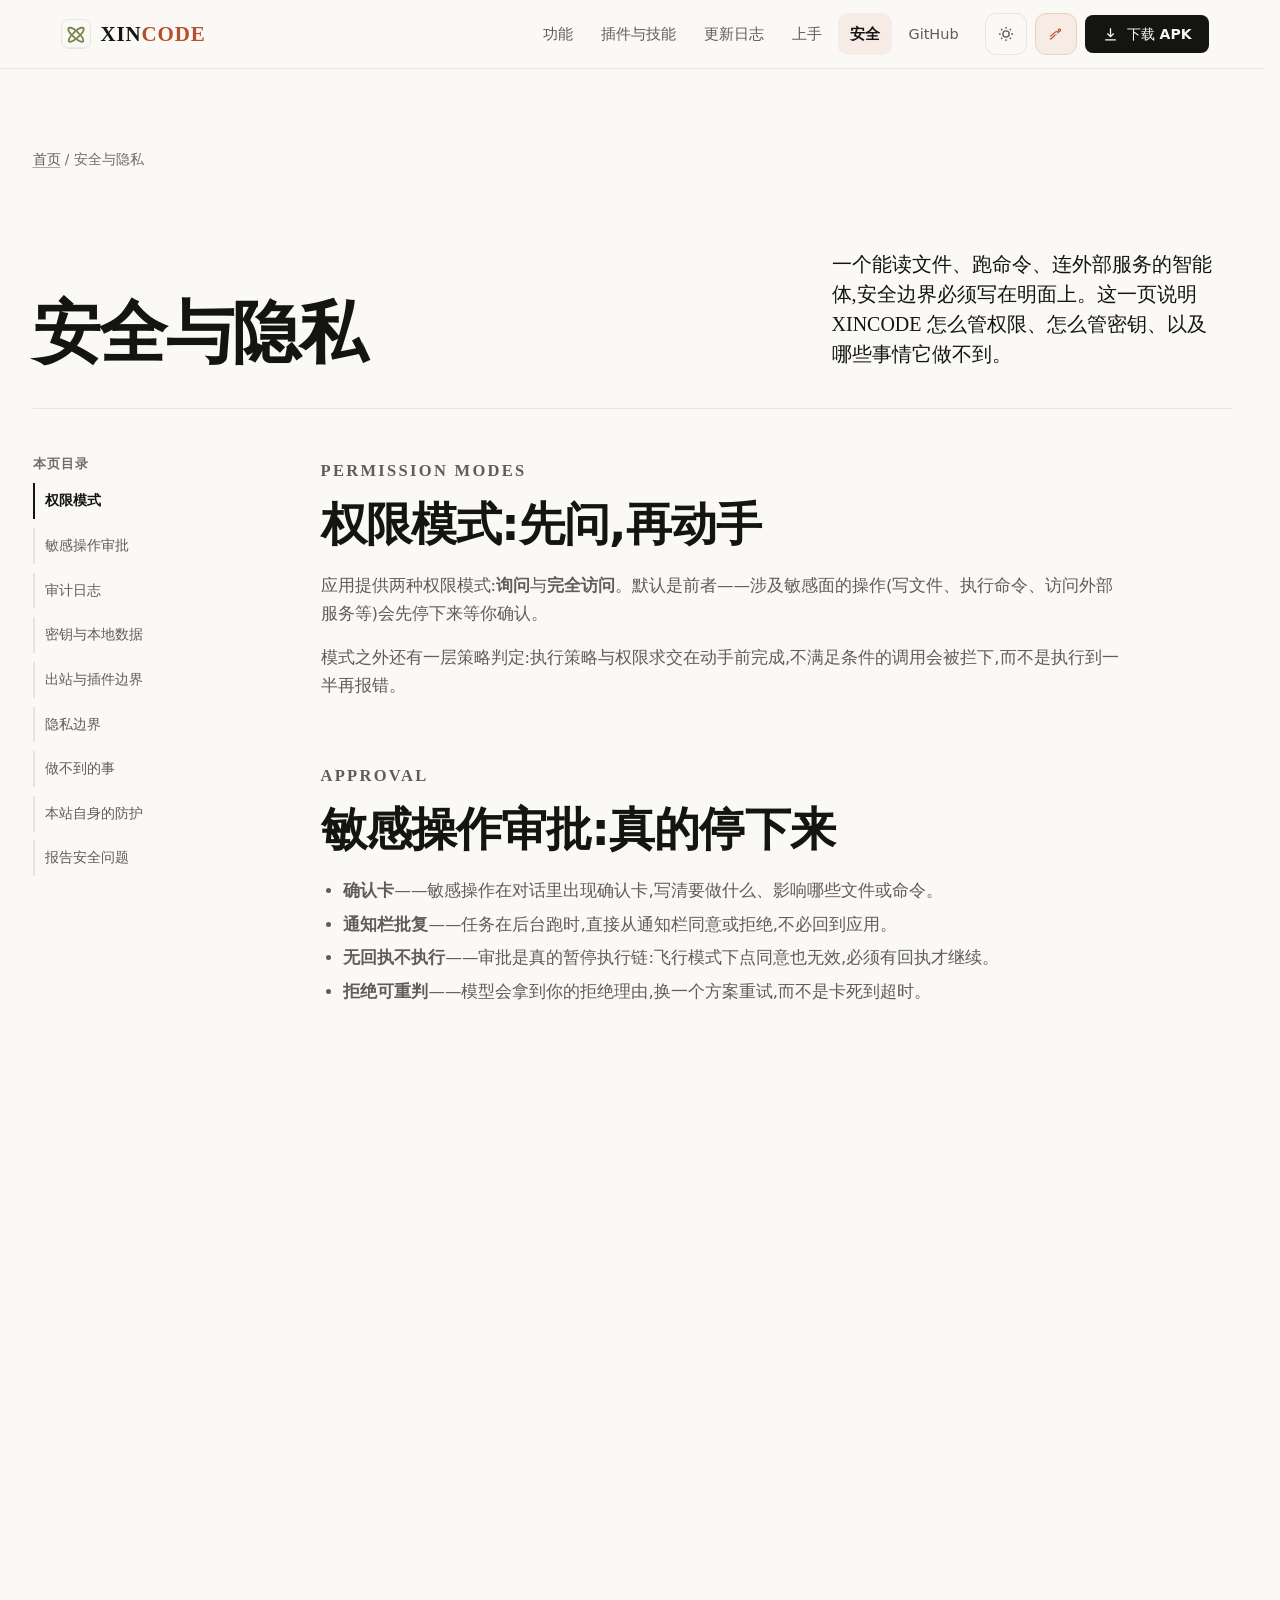
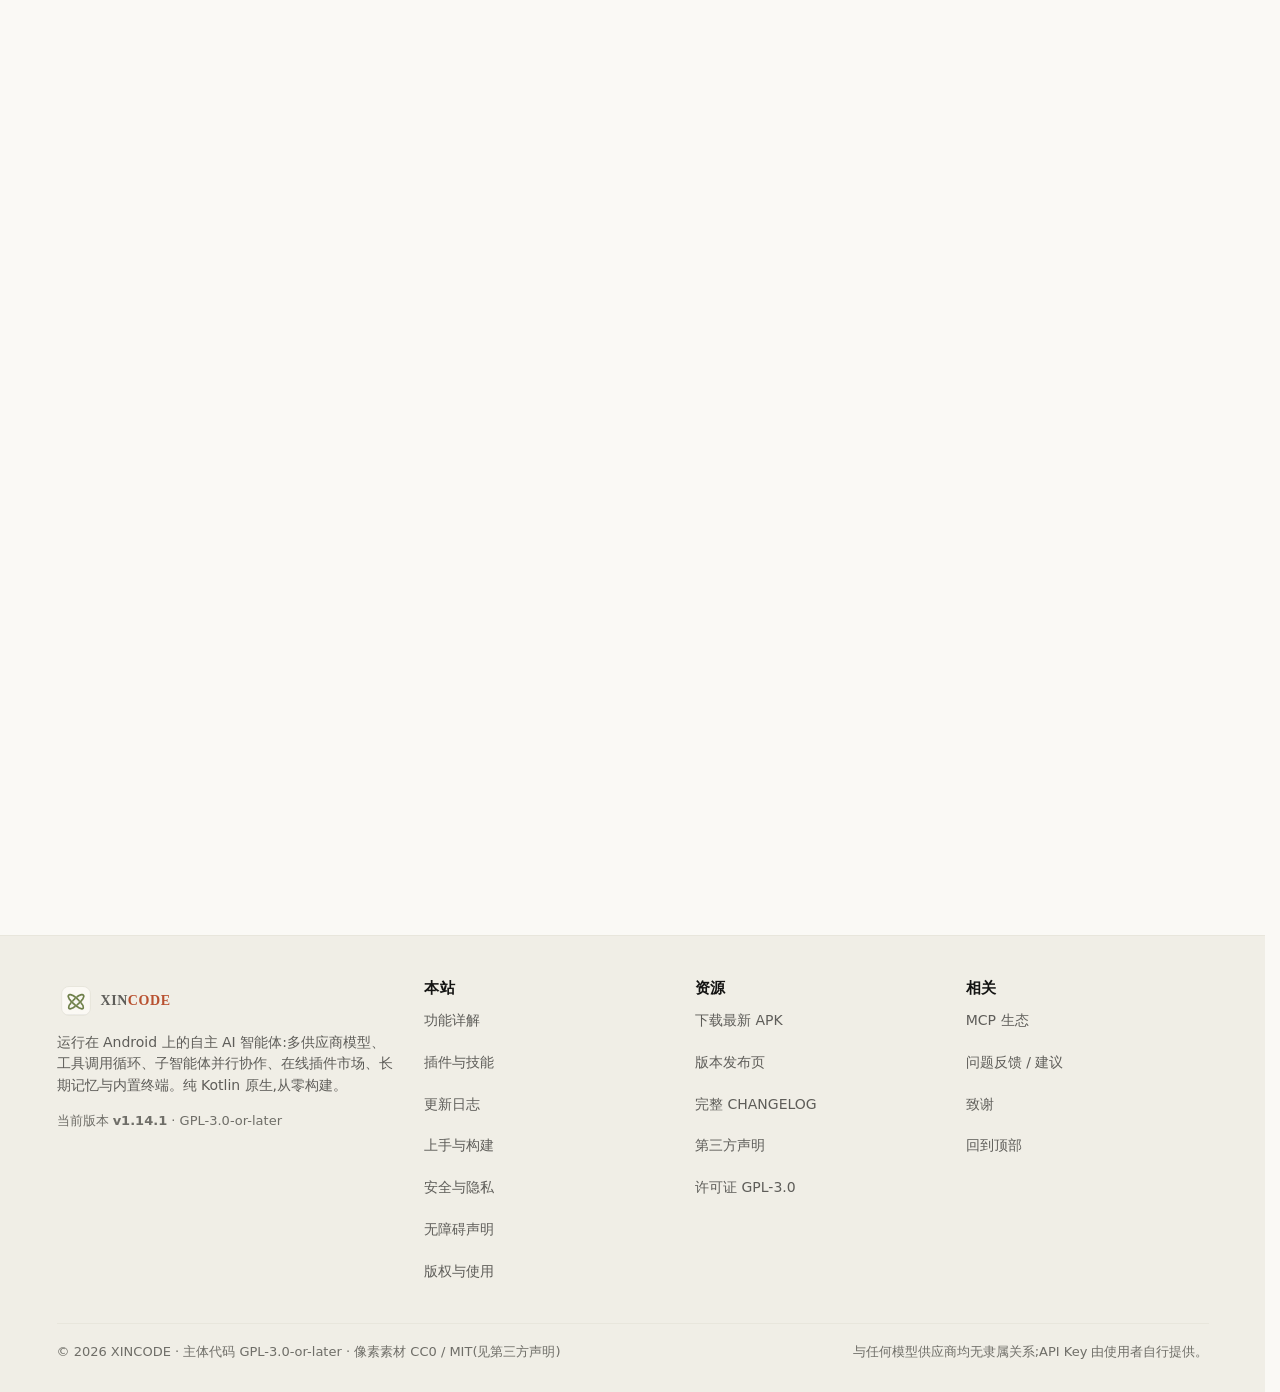
<file: docs/security.html>
<!DOCTYPE html>
<html lang="zh-CN">
<head>
<meta charset="UTF-8">
<meta http-equiv="Content-Security-Policy" content="default-src 'self'; base-uri 'none'; object-src 'none'; script-src 'self'; style-src 'self' 'unsafe-inline'; img-src 'self' data:; font-src 'self'; connect-src 'self' https://api.github.com; manifest-src 'self'; frame-src 'none'; form-action 'none'; upgrade-insecure-requests">
<meta name="referrer" content="strict-origin-when-cross-origin">
<meta http-equiv="X-Content-Type-Options" content="nosniff">
<meta name="robots" content="index,follow,max-image-preview:large">
<meta name="viewport" content="width=device-width, initial-scale=1">
<title>安全与隐私 — XINCODE</title>
<meta name="description" content="XINCODE 的安全设计:权限模式、敏感操作真审批、审计日志、Keystore 密钥存储、出站守卫(SSRF 防护)、清晰的隐私数据流向与漏洞报告渠道。">
<link rel="canonical" href="https://kusesad-1122.github.io/XINCODE-Public/security.html">
<meta name="color-scheme" content="light dark">
<meta name="theme-color" content="#FAF8F5" media="(prefers-color-scheme: light)">
<meta name="theme-color" content="#181715" media="(prefers-color-scheme: dark)">
<link rel="icon" href="assets/img/app-icon.png" type="image/png">
<link rel="apple-touch-icon" href="assets/img/app-icon.png">
<link rel="manifest" href="manifest.webmanifest">
<meta property="og:type" content="website">
<meta property="og:site_name" content="XINCODE">
<meta property="og:locale" content="zh_CN">
<meta property="og:title" content="XINCODE 安全与隐私">
<meta property="og:description" content="XINCODE 的安全设计:权限模式、敏感操作真审批、审计日志、Keystore 密钥存储、出站守卫(SSRF 防护)、清晰的隐私数据流向与漏洞报告渠道。">
<meta property="og:url" content="https://kusesad-1122.github.io/XINCODE-Public/security.html">
<meta property="og:image" content="https://kusesad-1122.github.io/XINCODE-Public/assets/img/og.png">
<meta property="og:image:width" content="1200">
<meta property="og:image:height" content="630">
<meta name="twitter:card" content="summary_large_image">
<meta name="twitter:title" content="XINCODE 安全与隐私">
<meta name="twitter:description" content="XINCODE 的安全设计:权限模式、敏感操作真审批、审计日志、Keystore 密钥存储、出站守卫(SSRF 防护)、清晰的隐私数据流向与漏洞报告渠道。">
<meta name="twitter:image" content="https://kusesad-1122.github.io/XINCODE-Public/assets/img/og.png">
<link rel="stylesheet" href="assets/site.css">
<script src="assets/theme-init.js"></script>
<script src="assets/site.js" defer></script>
</head>
<body>
<a class="skip" href="#main">跳到主要内容</a>
<header class="site-header">
  <div class="wrap nav">
    <a class="brand" href="index.html">
      <img src="assets/img/app-icon.png" alt="" width="30" height="30">
      <span>XIN<span class="code">CODE</span></span>
    </a>
    <nav class="nav-links" aria-label="主导航">
        <a href="features.html">功能</a>
        <a href="plugins.html">插件与技能</a>
        <a href="changelog.html">更新日志</a>
        <a href="guide.html">上手</a>
        <a href="security.html" aria-current="page">安全</a>
        <a href="https://github.com/kusesad-1122/XINCODE-Public" target="_blank" rel="noopener noreferrer">GitHub<span class="visually-hidden">(在新标签页打开)</span></a>
    </nav>
    <div class="nav-actions">
      <button class="icon-btn" type="button" data-theme-toggle aria-pressed="false" aria-label="切换到深色主题"><svg viewBox="0 0 24 24" width="18" height="18" fill="none" stroke="currentColor" stroke-width="1.8" aria-hidden="true"><circle cx="12" cy="12" r="4.2"/><path d="M12 2.6v2.4M12 19v2.4M2.6 12H5M19 12h2.4M5.4 5.4l1.7 1.7M16.9 16.9l1.7 1.7M18.6 5.4l-1.7 1.7M7.1 16.9l-1.7 1.7"/></svg></button>
      <button class="icon-btn motion-btn" type="button" data-motion-toggle aria-pressed="false" aria-label="开启动效"><svg viewBox="0 0 24 24" width="17" height="17" fill="none" stroke="currentColor" stroke-width="1.7" aria-hidden="true"><path d="M4 14.5c2.2 0 3-1.2 4.5-3s3.3-3.5 5-3.5 2.7 1.2 3.2 2.4M4 18.5c2.2 0 3-1.2 4.5-3s3.3-3.5 5-3.5"/><circle cx="17.5" cy="6" r="1.6"/></svg></button>
      <a class="btn btn-sm" href="https://github.com/kusesad-1122/XINCODE-Public/releases/latest/download/app-release.apk"><svg viewBox="0 0 24 24" width="17" height="17" fill="none" stroke="currentColor" stroke-width="1.8" aria-hidden="true"><path d="M12 3v12M7.5 10.5 12 15l4.5-4.5M4.5 19.5h15"/></svg>下载 APK</a>
      <button class="icon-btn nav-toggle" type="button" data-menu-toggle aria-expanded="false" aria-controls="site-menu" aria-label="打开导航菜单"><svg viewBox="0 0 24 24" width="20" height="20" fill="none" stroke="currentColor" stroke-width="1.8" aria-hidden="true"><path d="M4 7h16M4 12h16M4 17h16"/></svg></button>
    </div>
  </div>
  <nav id="site-menu" class="wrap" aria-label="移动端导航" hidden>
      <a href="features.html">功能</a>
      <a href="plugins.html">插件与技能</a>
      <a href="changelog.html">更新日志</a>
      <a href="guide.html">上手</a>
      <a href="security.html" aria-current="page">安全</a>
      <a href="https://github.com/kusesad-1122/XINCODE-Public" target="_blank" rel="noopener noreferrer">GitHub<span class="visually-hidden">(在新标签页打开)</span></a>
      <a class="btn" href="https://github.com/kusesad-1122/XINCODE-Public/releases/latest/download/app-release.apk"><svg viewBox="0 0 24 24" width="17" height="17" fill="none" stroke="currentColor" stroke-width="1.8" aria-hidden="true"><path d="M12 3v12M7.5 10.5 12 15l4.5-4.5M4.5 19.5h15"/></svg>下载最新 APK</a>
  </nav>
</header>
<main id="main" tabindex="-1">
<div class="wrap page-head">
  <p class="crumbs"><a href="index.html">首页</a> / 安全与隐私</p>
  <h1>安全与隐私</h1>
  <p class="lede">一个能读文件、跑命令、连外部服务的智能体,安全边界必须写在明面上。这一页说明 XINCODE 怎么管权限、怎么管密钥、以及哪些事情它做不到。</p>
</div>

<div class="wrap doc-layout">
  <nav class="toc" aria-label="本页目录" data-toc>
    <h2 id="toc-title">本页目录</h2>
    <ol aria-labelledby="toc-title">
      <li><a href="#modes">权限模式</a></li>
      <li><a href="#approval">敏感操作审批</a></li>
      <li><a href="#audit">审计日志</a></li>
      <li><a href="#secrets">密钥与本地数据</a></li>
      <li><a href="#network">出站与插件边界</a></li>
      <li><a href="#privacy">隐私边界</a></li>
      <li><a href="#limits">做不到的事</a></li>
      <li><a href="#site">本站自身的防护</a></li>
      <li><a href="#report">报告安全问题</a></li>
    </ol>
  </nav>

  <div class="prose">
    <section id="modes" aria-labelledby="h-modes">
      <p class="eyebrow-line">Permission modes</p>
      <h2 id="h-modes">权限模式:先问,再动手</h2>
      <p>应用提供两种权限模式:<b>询问</b>与<b>完全访问</b>。默认是前者——涉及敏感面的操作(写文件、执行命令、访问外部服务等)会先停下来等你确认。</p>
      <p>模式之外还有一层策略判定:执行策略与权限求交在动手前完成,不满足条件的调用会被拦下,而不是执行到一半再报错。</p>
    </section>

    <section id="approval" aria-labelledby="h-approval">
      <p class="eyebrow-line">Approval</p>
      <h2 id="h-approval">敏感操作审批:真的停下来</h2>
      <ul>
        <li><b>确认卡</b>——敏感操作在对话里出现确认卡,写清要做什么、影响哪些文件或命令。</li>
        <li><b>通知栏批复</b>——任务在后台跑时,直接从通知栏同意或拒绝,不必回到应用。</li>
        <li><b>无回执不执行</b>——审批是真的暂停执行链:飞行模式下点同意也无效,必须有回执才继续。</li>
        <li><b>拒绝可重判</b>——模型会拿到你的拒绝理由,换一个方案重试,而不是卡死到超时。</li>
      </ul>
    </section>

    <section id="audit" aria-labelledby="h-audit">
      <p class="eyebrow-line">Audit</p>
      <h2 id="h-audit">审计日志:事后能对账</h2>
      <p>工具调用、审批结果与关键动作都会留下记录。做过的每一步都能回看,而不是只留一句"已完成"。长任务的运行流水会落盘,因此既支持续跑,也支持事后复盘。</p>
    </section>

    <section id="secrets" aria-labelledby="h-secrets">
      <p class="eyebrow-line">Secrets</p>
      <h2 id="h-secrets">密钥与本地数据</h2>
      <ul>
        <li><b>API Key 只在本机</b>——经 Android Keystore 加密的配置存储落库;正式包不包含任何 Key。</li>
        <li><b>插件 Key 只进请求头</b>——需要 Key 的在线插件,Key 加密落库后直接注入请求头,绝不进入模型上下文。</li>
        <li><b>MCP 授权头加密</b>——远程 MCP 的 Authorization 头(含 GitHub OAuth Token)统一加密存放。</li>
        <li><b>生图不转发 Key</b>——下载图片时不把 API Key 附带发往第三方地址。</li>
        <li><b>关闭系统备份</b>——<code>android:allowBackup="false"</code>,不参与系统自动备份。</li>
      </ul>
    </section>

    <section id="network" aria-labelledby="h-network">
      <p class="eyebrow-line">Network</p>
      <h2 id="h-network">出站与插件边界</h2>
      <ul>
        <li><b>NetGuard 出站守卫</b>——只放行公网 http(s);localhost、环回地址、私网与保留地址一律拒绝,避免插件把你的设备当成跳板(SSRF 防护)。</li>
        <li><b>守卫看最终 URL</b>——地址校验放在路径替换之后,防止用拼接绕过。</li>
        <li><b>响应截断</b>——插件响应截断到 4000 字符,单次调用无法把上下文或界面撑爆。</li>
        <li><b>上架前实测</b>——每个在线插件端点上线前都调通返回 200 才收录。</li>
      </ul>
    </section>

    <section id="privacy" aria-labelledby="h-privacy">
      <p class="eyebrow-line">Privacy</p>
      <h2 id="h-privacy">隐私边界</h2>
      <p>为了说清楚"数据去了哪里",这里是完整的情形:</p>
      <div class="table-scroll">
      <table>
        <caption>数据流向</caption>
        <thead><tr><th scope="col">数据</th><th scope="col">去向</th></tr></thead>
        <tbody>
          <tr><td>对话内容与工具结果</td><td>发送到<b>你自己配置的</b>模型服务(否则模型无法生成回答)</td></tr>
          <tr><td>联网搜索关键词</td><td>发送到你启用的搜索引擎</td></tr>
          <tr><td>插件调用参数</td><td>发送到该插件对应的服务</td></tr>
          <tr><td>MCP 工具调用</td><td>发送到你启用的 MCP 服务器(本地 stdio 形态不出设备)</td></tr>
          <tr><td>API Key / Token</td><td>只发往其对应的服务,用于鉴权;不进入模型上下文</td></tr>
          <tr><td>使用统计</td><td>不存在:无广告 SDK、无第三方分析、无账号体系</td></tr>
        </tbody>
      </table>
      </div>
    </section>

    <section id="limits" aria-labelledby="h-limits">
      <p class="eyebrow-line">Limits</p>
      <h2 id="h-limits">做不到的事</h2>
      <p>写清楚边界比堆承诺更有用:</p>
      <ul>
        <li><b>不保证模型输出正确</b>——智能体会给出证据与过程,但最终判断仍在你;涉及不可逆操作时请保持审批模式开启。</li>
        <li><b>不控制你的模型供应商</b>——数据到了对方服务之后,由对方的条款与地区法规约束,请自行评估并选择合适的供应商。</li>
        <li><b>不代管密钥</b>——没有云端托管,也不提供共享 Key;换设备需要自己重新填。</li>
        <li><b>Root 意味着更大权限</b>——Root 环境下终端可做的事更多,请在清楚风险的前提下使用。</li>
        <li><b>开源不等于无漏洞</b>——代码可被审计,但仍可能有未发现的缺陷。</li>
      </ul>
      <div class="callout">
        <span class="t">不放心就先看代码</span>
        <p>项目主体代码以 GPL-3.0-or-later 开源,权限门控、出站守卫与密钥存储的实现都在仓库里,可以直接读。</p>
      </div>
    </section>

    <section id="site" aria-labelledby="h-site">
      <p class="eyebrow-line">This site</p>
      <h2 id="h-site">本站自身的防护</h2>
      <p>文档站同样是攻击面,所以本站按下面的方式收敛:</p>
      <ul>
        <li><b>内容安全策略(CSP)</b>——每个页面都下发严格的 <code>script-src 'self'</code>:不加载任何第三方脚本,也不允许内联脚本执行。首屏主题脚本已外置成独立文件,因此不需要 <code>unsafe-inline</code>。</li>
        <li><b>零第三方依赖</b>——CSS、JS、字体、图标与图片全部同源自托管,没有 CDN、没有统计脚本;因此也不存在第三方被劫持后连带本站的风险。</li>
        <li><b>防框架嵌套</b>——对 <code>iframe</code> 套壳(点击劫持)做了脚本层防护;需要说明的是,GitHub Pages 无法下发 <code>X-Frame-Options</code> / <code>frame-ancestors</code> 响应头,这一层做不到浏览器级强制。</li>
        <li><b>外链一律隔离</b>——所有站外链接都带 <code>rel="noopener noreferrer"</code>,避免新窗口通过 <code>window.opener</code> 反向操作本站。</li>
        <li><b>不接收用户输入</b>——全站没有表单、没有登录、没有可写接口,不存在注入或数据落库面。</li>
        <li><b>构建期校验</b>——仓库的 CI 会检查内部链接与锚点、图片替代文本、CSP 是否在位,防止后续改动把站点改坏。</li>
      </ul>
      <p>内容层面的授权边界(哪些可以引用、哪些属于冒名)写在<a href="terms.html">版权与使用</a>。</p>
    </section>

    <section id="report" aria-labelledby="h-report">
      <p class="eyebrow-line">Report</p>
      <h2 id="h-report">报告安全问题</h2>
      <p>如果发现安全缺陷,请优先使用仓库的私密渠道报告,而不要直接公开细节:</p>
      <div class="btn-row">
        <a class="btn" href="https://github.com/kusesad-1122/XINCODE-Public/security/advisories/new" target="_blank" rel="noopener noreferrer">提交安全公告 <svg viewBox="0 0 24 24" width="14" height="14" fill="none" stroke="currentColor" stroke-width="1.8" aria-hidden="true"><path d="M14 4h6v6M20 4l-8.5 8.5M18 14v5a1 1 0 0 1-1 1H5a1 1 0 0 1-1-1V7a1 1 0 0 1 1-1h5"/></svg></a>
        <a class="btn btn-ghost" href="https://github.com/kusesad-1122/XINCODE-Public/issues" target="_blank" rel="noopener noreferrer">普通 Issue <svg viewBox="0 0 24 24" width="14" height="14" fill="none" stroke="currentColor" stroke-width="1.8" aria-hidden="true"><path d="M14 4h6v6M20 4l-8.5 8.5M18 14v5a1 1 0 0 1-1 1H5a1 1 0 0 1-1-1V7a1 1 0 0 1 1-1h5"/></svg></a>
      </div>
      <p class="meta" style="margin-top:16px">报告时附上版本号、复现步骤与影响范围,能显著加快定位。仓库里也有 Codex Security 的自动化审查工作流作为补充。</p>
    </section>
  </div>
</div>
</main>
<footer class="site-footer">
  <div class="wrap">
    <div class="foot-grid">
      <div>
        <a class="brand" href="index.html" style="margin-bottom:10px">
          <img src="assets/img/app-icon.png" alt="" width="30" height="30">
          <span>XIN<span class="code">CODE</span></span>
        </a>
        <p class="about">运行在 Android 上的自主 AI 智能体:多供应商模型、工具调用循环、子智能体并行协作、在线插件市场、长期记忆与内置终端。纯 Kotlin 原生,从零构建。</p>
        <p class="meta">当前版本 <b data-version>v1.14.1</b> · GPL-3.0-or-later</p>
      </div>
      <nav aria-labelledby="foot-site">
        <h2 id="foot-site">本站</h2>
        <ul>
          <li><a href="features.html">功能详解</a></li>
          <li><a href="plugins.html">插件与技能</a></li>
          <li><a href="changelog.html">更新日志</a></li>
          <li><a href="guide.html">上手与构建</a></li>
          <li><a href="security.html">安全与隐私</a></li>
          <li><a href="accessibility.html">无障碍声明</a></li>
          <li><a href="terms.html">版权与使用</a></li>
        </ul>
      </nav>
      <nav aria-labelledby="foot-res">
        <h2 id="foot-res">资源</h2>
        <ul>
          <li><a href="https://github.com/kusesad-1122/XINCODE-Public/releases/latest/download/app-release.apk">下载最新 APK</a></li>
          <li><a href="https://github.com/kusesad-1122/XINCODE-Public/releases" target="_blank" rel="noopener noreferrer">版本发布页<span class="visually-hidden">(在新标签页打开)</span></a></li>
          <li><a href="https://github.com/kusesad-1122/XINCODE-Public/blob/main/CHANGELOG.md" target="_blank" rel="noopener noreferrer">完整 CHANGELOG<span class="visually-hidden">(在新标签页打开)</span></a></li>
          <li><a href="https://github.com/kusesad-1122/XINCODE-Public/blob/main/THIRD-PARTY-NOTICES.md" target="_blank" rel="noopener noreferrer">第三方声明<span class="visually-hidden">(在新标签页打开)</span></a></li>
          <li><a href="https://github.com/kusesad-1122/XINCODE-Public/blob/main/LICENSE" target="_blank" rel="noopener noreferrer">许可证 GPL-3.0<span class="visually-hidden">(在新标签页打开)</span></a></li>
        </ul>
      </nav>
      <nav aria-labelledby="foot-more">
        <h2 id="foot-more">相关</h2>
        <ul>
          <li><a href="https://modelcontextprotocol.io" target="_blank" rel="noopener noreferrer">MCP 生态<span class="visually-hidden">(在新标签页打开)</span></a></li>
          <li><a href="https://github.com/kusesad-1122/XINCODE-Public/issues" target="_blank" rel="noopener noreferrer">问题反馈 / 建议<span class="visually-hidden">(在新标签页打开)</span></a></li>
          <li><a href="https://github.com/kusesad-1122/XINCODE-Public#-致谢" target="_blank" rel="noopener noreferrer">致谢<span class="visually-hidden">(在新标签页打开)</span></a></li>
          <li><a href="#main">回到顶部</a></li>
        </ul>
      </nav>
    </div>
    <div class="foot-bottom">
      <span>© <span data-year>2026</span> XINCODE · 主体代码 GPL-3.0-or-later · 像素素材 CC0 / MIT(见第三方声明)</span>
      <span>与任何模型供应商均无隶属关系;API Key 由使用者自行提供。</span>
    </div>
  </div>
</footer>

<button class="to-top" type="button" data-to-top aria-label="回到顶部(向上滚动)">
  <svg viewBox="0 0 24 24" width="16" height="16" fill="none" stroke="currentColor" stroke-width="1.9" aria-hidden="true"><path d="M12 19V6M6.5 11.5 12 6l5.5 5.5"/></svg>
  <span class="to-top__t">回到顶部</span>
</button>
</body>
</html>
</file>
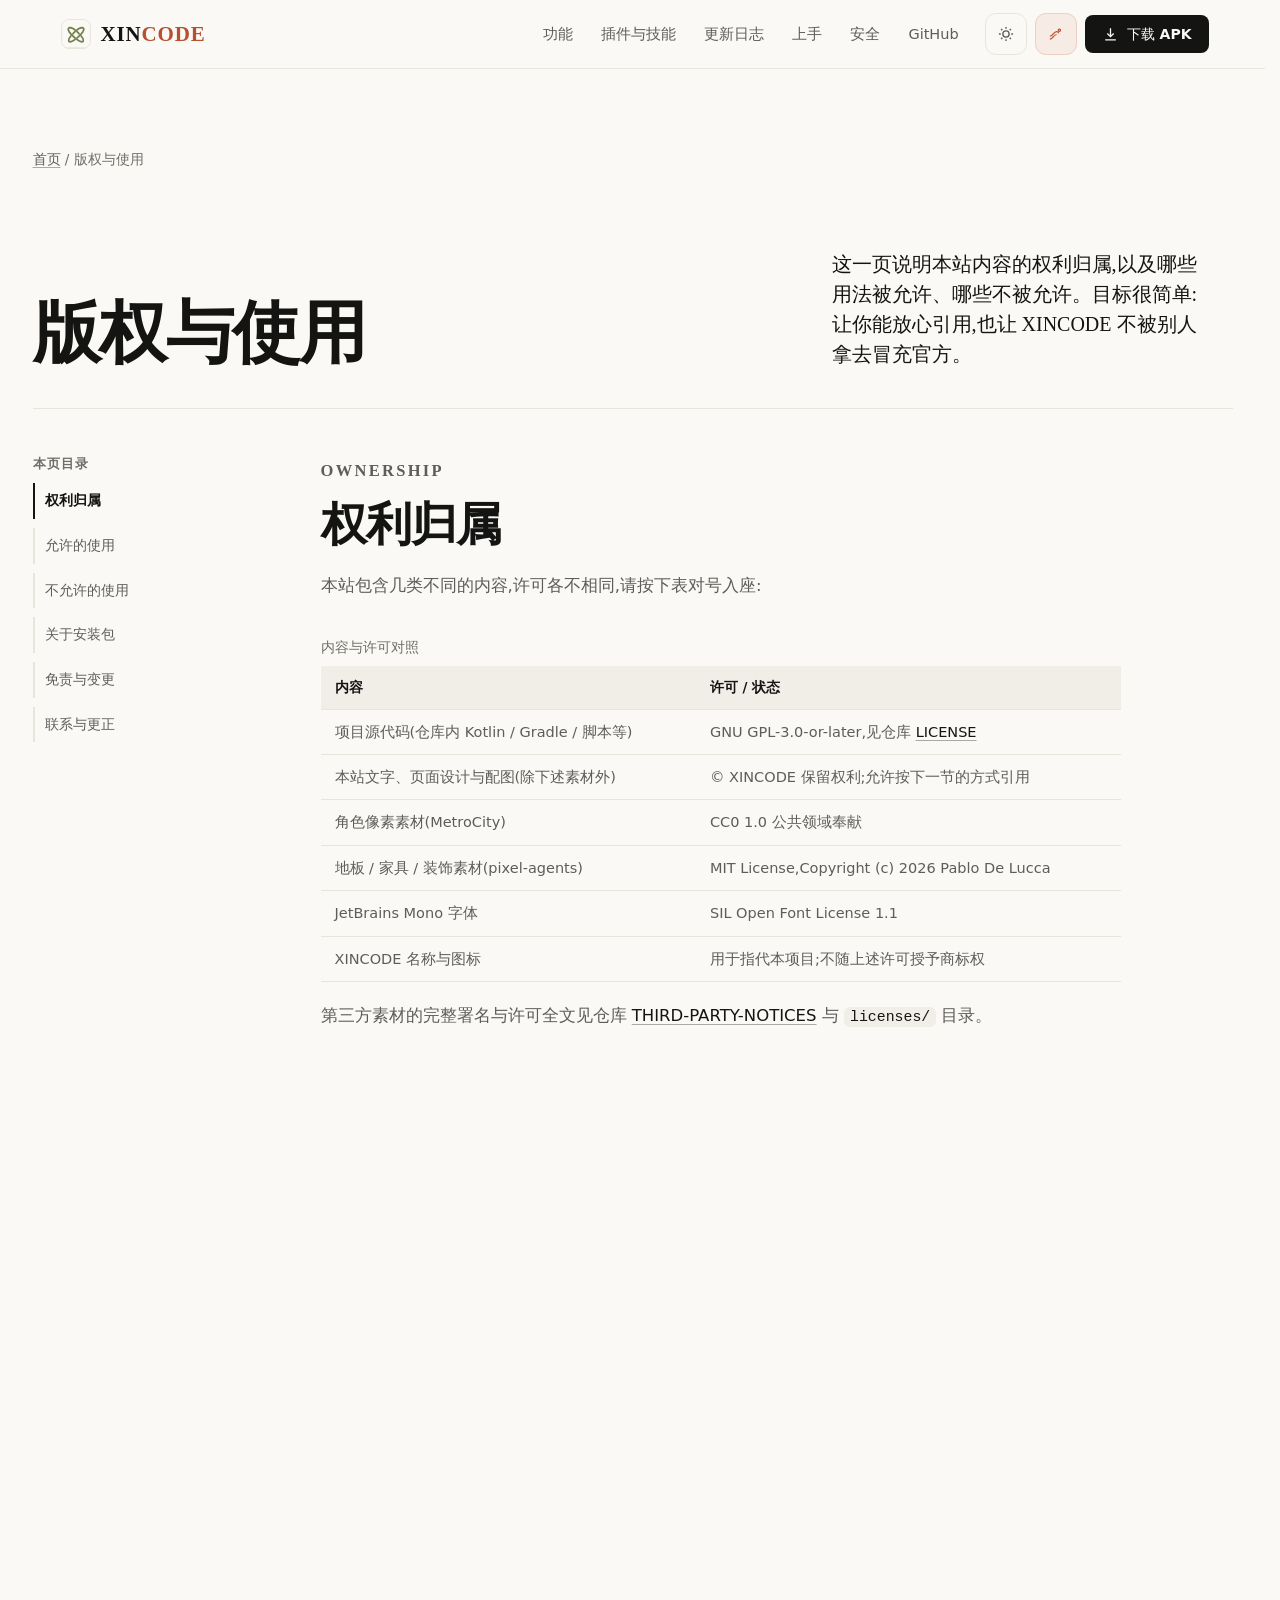
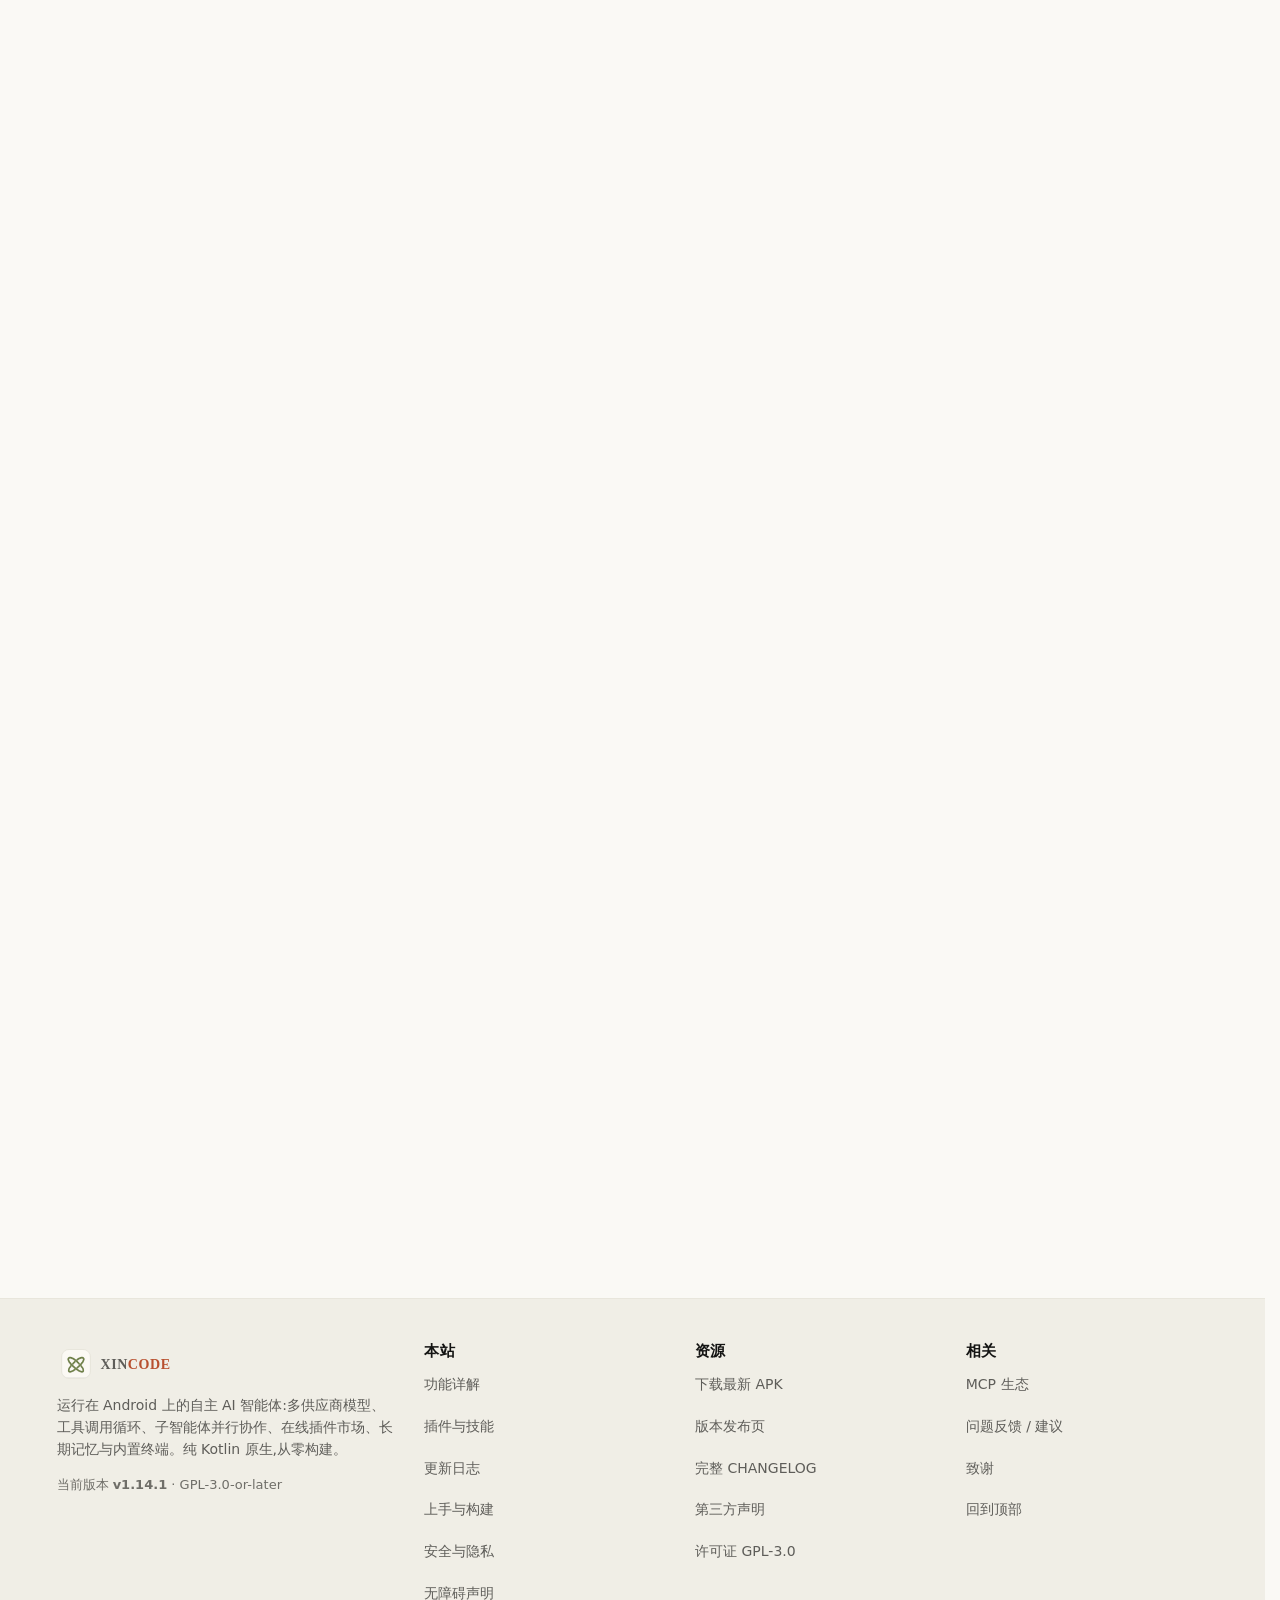
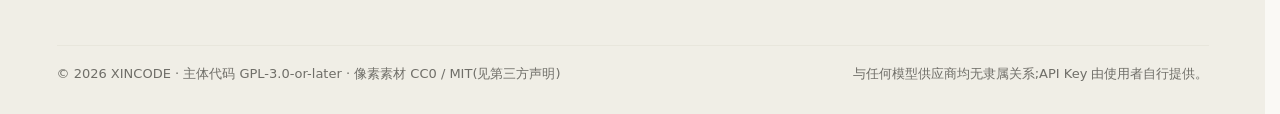
<file: docs/terms.html>
<!DOCTYPE html>
<html lang="zh-CN">
<head>
<meta charset="UTF-8">
<meta http-equiv="Content-Security-Policy" content="default-src 'self'; base-uri 'none'; object-src 'none'; script-src 'self'; style-src 'self' 'unsafe-inline'; img-src 'self' data:; font-src 'self'; connect-src 'self' https://api.github.com; manifest-src 'self'; frame-src 'none'; form-action 'none'; upgrade-insecure-requests">
<meta name="referrer" content="strict-origin-when-cross-origin">
<meta http-equiv="X-Content-Type-Options" content="nosniff">
<meta name="robots" content="index,follow,max-image-preview:large">
<meta name="viewport" content="width=device-width, initial-scale=1">
<title>版权与使用 — XINCODE</title>
<meta name="description" content="XINCODE 站点与项目的版权归属与使用边界:文字与设计的引用规则、代码 GPL-3.0、像素素材 CC0/MIT、字体 OFL,以及冒名发布与去除权利声明的禁止条款。">
<link rel="canonical" href="https://kusesad-1122.github.io/XINCODE-Public/terms.html">
<meta name="color-scheme" content="light dark">
<meta name="theme-color" content="#FAF8F5" media="(prefers-color-scheme: light)">
<meta name="theme-color" content="#181715" media="(prefers-color-scheme: dark)">
<link rel="icon" href="assets/img/app-icon.png" type="image/png">
<link rel="apple-touch-icon" href="assets/img/app-icon.png">
<link rel="manifest" href="manifest.webmanifest">
<meta property="og:type" content="website">
<meta property="og:site_name" content="XINCODE">
<meta property="og:locale" content="zh_CN">
<meta property="og:title" content="XINCODE 版权与使用">
<meta property="og:description" content="XINCODE 站点与项目的版权归属与使用边界:文字与设计的引用规则、代码 GPL-3.0、像素素材 CC0/MIT、字体 OFL,以及冒名发布与去除权利声明的禁止条款。">
<meta property="og:url" content="https://kusesad-1122.github.io/XINCODE-Public/terms.html">
<meta property="og:image" content="https://kusesad-1122.github.io/XINCODE-Public/assets/img/og.png">
<meta property="og:image:width" content="1200">
<meta property="og:image:height" content="630">
<meta name="twitter:card" content="summary_large_image">
<meta name="twitter:title" content="XINCODE 版权与使用">
<meta name="twitter:description" content="XINCODE 站点与项目的版权归属与使用边界:文字与设计的引用规则、代码 GPL-3.0、像素素材 CC0/MIT、字体 OFL,以及冒名发布与去除权利声明的禁止条款。">
<meta name="twitter:image" content="https://kusesad-1122.github.io/XINCODE-Public/assets/img/og.png">
<link rel="stylesheet" href="assets/site.css">
<script src="assets/theme-init.js"></script>
<script src="assets/site.js" defer></script>
</head>
<body>
<a class="skip" href="#main">跳到主要内容</a>
<header class="site-header">
  <div class="wrap nav">
    <a class="brand" href="index.html">
      <img src="assets/img/app-icon.png" alt="" width="30" height="30">
      <span>XIN<span class="code">CODE</span></span>
    </a>
    <nav class="nav-links" aria-label="主导航">
        <a href="features.html">功能</a>
        <a href="plugins.html">插件与技能</a>
        <a href="changelog.html">更新日志</a>
        <a href="guide.html">上手</a>
        <a href="security.html">安全</a>
        <a href="https://github.com/kusesad-1122/XINCODE-Public" target="_blank" rel="noopener noreferrer">GitHub<span class="visually-hidden">(在新标签页打开)</span></a>
    </nav>
    <div class="nav-actions">
      <button class="icon-btn" type="button" data-theme-toggle aria-pressed="false" aria-label="切换到深色主题"><svg viewBox="0 0 24 24" width="18" height="18" fill="none" stroke="currentColor" stroke-width="1.8" aria-hidden="true"><circle cx="12" cy="12" r="4.2"/><path d="M12 2.6v2.4M12 19v2.4M2.6 12H5M19 12h2.4M5.4 5.4l1.7 1.7M16.9 16.9l1.7 1.7M18.6 5.4l-1.7 1.7M7.1 16.9l-1.7 1.7"/></svg></button>
      <button class="icon-btn motion-btn" type="button" data-motion-toggle aria-pressed="false" aria-label="开启动效"><svg viewBox="0 0 24 24" width="17" height="17" fill="none" stroke="currentColor" stroke-width="1.7" aria-hidden="true"><path d="M4 14.5c2.2 0 3-1.2 4.5-3s3.3-3.5 5-3.5 2.7 1.2 3.2 2.4M4 18.5c2.2 0 3-1.2 4.5-3s3.3-3.5 5-3.5"/><circle cx="17.5" cy="6" r="1.6"/></svg></button>
      <a class="btn btn-sm" href="https://github.com/kusesad-1122/XINCODE-Public/releases/latest/download/app-release.apk"><svg viewBox="0 0 24 24" width="17" height="17" fill="none" stroke="currentColor" stroke-width="1.8" aria-hidden="true"><path d="M12 3v12M7.5 10.5 12 15l4.5-4.5M4.5 19.5h15"/></svg>下载 APK</a>
      <button class="icon-btn nav-toggle" type="button" data-menu-toggle aria-expanded="false" aria-controls="site-menu" aria-label="打开导航菜单"><svg viewBox="0 0 24 24" width="20" height="20" fill="none" stroke="currentColor" stroke-width="1.8" aria-hidden="true"><path d="M4 7h16M4 12h16M4 17h16"/></svg></button>
    </div>
  </div>
  <nav id="site-menu" class="wrap" aria-label="移动端导航" hidden>
      <a href="features.html">功能</a>
      <a href="plugins.html">插件与技能</a>
      <a href="changelog.html">更新日志</a>
      <a href="guide.html">上手</a>
      <a href="security.html">安全</a>
      <a href="https://github.com/kusesad-1122/XINCODE-Public" target="_blank" rel="noopener noreferrer">GitHub<span class="visually-hidden">(在新标签页打开)</span></a>
      <a class="btn" href="https://github.com/kusesad-1122/XINCODE-Public/releases/latest/download/app-release.apk"><svg viewBox="0 0 24 24" width="17" height="17" fill="none" stroke="currentColor" stroke-width="1.8" aria-hidden="true"><path d="M12 3v12M7.5 10.5 12 15l4.5-4.5M4.5 19.5h15"/></svg>下载最新 APK</a>
  </nav>
</header>
<main id="main" tabindex="-1">
<div class="wrap page-head">
  <p class="crumbs"><a href="index.html">首页</a> / 版权与使用</p>
  <h1>版权与使用</h1>
  <p class="lede">这一页说明本站内容的权利归属,以及哪些用法被允许、哪些不被允许。目标很简单:让你能放心引用,也让 XINCODE 不被别人拿去冒充官方。</p>
</div>

<div class="wrap doc-layout">
  <nav class="toc" aria-label="本页目录" data-toc>
    <h2 id="toc-title">本页目录</h2>
    <ol aria-labelledby="toc-title">
      <li><a href="#ownership">权利归属</a></li>
      <li><a href="#allowed">允许的使用</a></li>
      <li><a href="#forbidden">不允许的使用</a></li>
      <li><a href="#apk">关于安装包</a></li>
      <li><a href="#disclaimer">免责与变更</a></li>
      <li><a href="#contact">联系与更正</a></li>
    </ol>
  </nav>

  <div class="prose">
    <section id="ownership" aria-labelledby="h-ownership">
      <p class="eyebrow-line">Ownership</p>
      <h2 id="h-ownership">权利归属</h2>
      <p>本站包含几类不同的内容,许可各不相同,请按下表对号入座:</p>
      <div class="table-scroll">
      <table>
        <caption>内容与许可对照</caption>
        <thead><tr><th scope="col">内容</th><th scope="col">许可 / 状态</th></tr></thead>
        <tbody>
          <tr><td>项目源代码(仓库内 Kotlin / Gradle / 脚本等)</td><td>GNU GPL-3.0-or-later,见仓库 <a href="https://github.com/kusesad-1122/XINCODE-Public/blob/main/LICENSE" target="_blank" rel="noopener noreferrer">LICENSE<span class="visually-hidden">(在新标签页打开)</span></a></td></tr>
          <tr><td>本站文字、页面设计与配图(除下述素材外)</td><td>© XINCODE 保留权利;允许按下一节的方式引用</td></tr>
          <tr><td>角色像素素材(MetroCity)</td><td>CC0 1.0 公共领域奉献</td></tr>
          <tr><td>地板 / 家具 / 装饰素材(pixel-agents)</td><td>MIT License,Copyright (c) 2026 Pablo De Lucca</td></tr>
          <tr><td>JetBrains Mono 字体</td><td>SIL Open Font License 1.1</td></tr>
          <tr><td>XINCODE 名称与图标</td><td>用于指代本项目;不随上述许可授予商标权</td></tr>
        </tbody>
      </table>
      </div>
      <p class="meta">第三方素材的完整署名与许可全文见仓库 <a href="https://github.com/kusesad-1122/XINCODE-Public/blob/main/THIRD-PARTY-NOTICES.md" target="_blank" rel="noopener noreferrer">THIRD-PARTY-NOTICES<span class="visually-hidden">(在新标签页打开)</span></a> 与 <code>licenses/</code> 目录。</p>
    </section>

    <section id="allowed" aria-labelledby="h-allowed">
      <p class="eyebrow-line">Allowed</p>
      <h2 id="h-allowed">允许的使用</h2>
      <ul>
        <li><b>链接与推荐</b>——把本站或仓库链接放到你的文章、视频、社群、教程里,无需事先询问。</li>
        <li><b>引用与截图</b>——为介绍、评测、教学目的引用页面文字或截图,注明来源并附上链接即可。</li>
        <li><b>转载与翻译</b>——非商业转载需保留署名与原文链接;商业用途、整站镜像或批量搬运请先开 Issue 沟通。</li>
        <li><b>二次开发</b>——代码按 GPL-3.0-or-later 使用,遵守该许可(GPL 的传染性与源码开放要求)即可。</li>
      </ul>
    </section>

    <section id="forbidden" aria-labelledby="h-forbidden">
      <p class="eyebrow-line">Not allowed</p>
      <h2 id="h-forbidden">不允许的使用</h2>
      <ul>
        <li><b>冒名发布</b>——以 XINCODE 官方名义发布构建包、修改版或"官方镜像",或暗示与本项目存在隶属、认证关系。</li>
        <li><b>去除权利声明</b>——移除或隐藏页面上的版权、许可与素材署名信息后再分发。</li>
        <li><b>钓鱼与投放</b>——把本站内容用于诱导下载、捆绑安装、广告劫持或任何形式的恶意分发。</li>
        <li><b>商标性使用</b>——将 XINCODE 名称或图标注册为商标、用作产品名或应用名造成混淆。</li>
      </ul>
      <div class="callout warn">
        <span class="t">遇到可疑来源怎么办</span>
        <p>如果你在别的站点看到"XINCODE 官方下载"却没有跳到本仓库的 Release 页,请视为可疑来源,并<a href="https://github.com/kusesad-1122/XINCODE-Public/issues" target="_blank" rel="noopener noreferrer">告知我们<span class="visually-hidden">(在新标签页打开)</span></a>。</p>
      </div>
    </section>

    <section id="apk" aria-labelledby="h-apk">
      <p class="eyebrow-line">Builds</p>
      <h2 id="h-apk">关于安装包</h2>
      <p>正式构建仅通过本仓库的 Release 页分发,并由项目签名密钥签名。Android 只接受同一签名的覆盖安装,因此:</p>
      <ul>
        <li>第三方二次打包的 APK <b>无法覆盖安装</b>,只能卸载重装 —— 这本身就是一道防护。</li>
        <li>若签名不同却自称同一应用,说明它经过了重新打包,内容不再受本项目控制。</li>
        <li>自行构建的包属于你自己的构建产物,可以自用与分发,但请勿标注为"官方发布"。</li>
      </ul>
      <div class="btn-row">
        <a class="btn" href="https://github.com/kusesad-1122/XINCODE-Public/releases/latest" target="_blank" rel="noopener noreferrer">前往官方 Release <svg viewBox="0 0 24 24" width="14" height="14" fill="none" stroke="currentColor" stroke-width="1.8" aria-hidden="true"><path d="M14 4h6v6M20 4l-8.5 8.5M18 14v5a1 1 0 0 1-1 1H5a1 1 0 0 1-1-1V7a1 1 0 0 1 1-1h5"/></svg></a>
        <a class="btn btn-ghost" href="guide.html#release">自己打签名包</a>
      </div>
    </section>

    <section id="disclaimer" aria-labelledby="h-disclaimer">
      <p class="eyebrow-line">Disclaimer</p>
      <h2 id="h-disclaimer">免责与变更</h2>
      <ul>
        <li>本站内容按"现状"提供,不构成任何形式的技术担保;模型输出与外部服务的可用性由对应服务方决定。</li>
        <li>本站与任何模型供应商、应用商店或第三方服务均无隶属关系,相关名称与商标归各自所有者。</li>
        <li>本站不收集访问者数据:没有账号、没有表单提交、没有广告与第三方分析脚本。</li>
        <li>本页的使用条款可能随项目发展更新,更新后以本页最新版本为准。</li>
      </ul>
    </section>

    <section id="contact" aria-labelledby="h-contact">
      <p class="eyebrow-line">Contact</p>
      <h2 id="h-contact">联系与更正</h2>
      <p>发现署名遗漏、许可冲突,或希望获得超出上述范围的授权,请在仓库开 Issue 说明用途;涉及安全问题的请走<a href="security.html#report">安全报告渠道</a>。</p>
      <div class="btn-row">
        <a class="btn" href="https://github.com/kusesad-1122/XINCODE-Public/issues" target="_blank" rel="noopener noreferrer">在 GitHub 提出 <svg viewBox="0 0 24 24" width="14" height="14" fill="none" stroke="currentColor" stroke-width="1.8" aria-hidden="true"><path d="M14 4h6v6M20 4l-8.5 8.5M18 14v5a1 1 0 0 1-1 1H5a1 1 0 0 1-1-1V7a1 1 0 0 1 1-1h5"/></svg></a>
        <a class="btn btn-ghost" href="accessibility.html">无障碍声明</a>
      </div>
    </section>
  </div>
</div>
</main>
<footer class="site-footer">
  <div class="wrap">
    <div class="foot-grid">
      <div>
        <a class="brand" href="index.html" style="margin-bottom:10px">
          <img src="assets/img/app-icon.png" alt="" width="30" height="30">
          <span>XIN<span class="code">CODE</span></span>
        </a>
        <p class="about">运行在 Android 上的自主 AI 智能体:多供应商模型、工具调用循环、子智能体并行协作、在线插件市场、长期记忆与内置终端。纯 Kotlin 原生,从零构建。</p>
        <p class="meta">当前版本 <b data-version>v1.14.1</b> · GPL-3.0-or-later</p>
      </div>
      <nav aria-labelledby="foot-site">
        <h2 id="foot-site">本站</h2>
        <ul>
          <li><a href="features.html">功能详解</a></li>
          <li><a href="plugins.html">插件与技能</a></li>
          <li><a href="changelog.html">更新日志</a></li>
          <li><a href="guide.html">上手与构建</a></li>
          <li><a href="security.html">安全与隐私</a></li>
          <li><a href="accessibility.html">无障碍声明</a></li>
        </ul>
      </nav>
      <nav aria-labelledby="foot-res">
        <h2 id="foot-res">资源</h2>
        <ul>
          <li><a href="https://github.com/kusesad-1122/XINCODE-Public/releases/latest/download/app-release.apk">下载最新 APK</a></li>
          <li><a href="https://github.com/kusesad-1122/XINCODE-Public/releases" target="_blank" rel="noopener noreferrer">版本发布页<span class="visually-hidden">(在新标签页打开)</span></a></li>
          <li><a href="https://github.com/kusesad-1122/XINCODE-Public/blob/main/CHANGELOG.md" target="_blank" rel="noopener noreferrer">完整 CHANGELOG<span class="visually-hidden">(在新标签页打开)</span></a></li>
          <li><a href="https://github.com/kusesad-1122/XINCODE-Public/blob/main/THIRD-PARTY-NOTICES.md" target="_blank" rel="noopener noreferrer">第三方声明<span class="visually-hidden">(在新标签页打开)</span></a></li>
          <li><a href="https://github.com/kusesad-1122/XINCODE-Public/blob/main/LICENSE" target="_blank" rel="noopener noreferrer">许可证 GPL-3.0<span class="visually-hidden">(在新标签页打开)</span></a></li>
        </ul>
      </nav>
      <nav aria-labelledby="foot-more">
        <h2 id="foot-more">相关</h2>
        <ul>
          <li><a href="https://modelcontextprotocol.io" target="_blank" rel="noopener noreferrer">MCP 生态<span class="visually-hidden">(在新标签页打开)</span></a></li>
          <li><a href="https://github.com/kusesad-1122/XINCODE-Public/issues" target="_blank" rel="noopener noreferrer">问题反馈 / 建议<span class="visually-hidden">(在新标签页打开)</span></a></li>
          <li><a href="https://github.com/kusesad-1122/XINCODE-Public#-致谢" target="_blank" rel="noopener noreferrer">致谢<span class="visually-hidden">(在新标签页打开)</span></a></li>
          <li><a href="#main">回到顶部</a></li>
        </ul>
      </nav>
    </div>
    <div class="foot-bottom">
      <span>© <span data-year>2026</span> XINCODE · 主体代码 GPL-3.0-or-later · 像素素材 CC0 / MIT(见第三方声明)</span>
      <span>与任何模型供应商均无隶属关系;API Key 由使用者自行提供。</span>
    </div>
  </div>
</footer>

<button class="to-top" type="button" data-to-top aria-label="回到顶部(向上滚动)">
  <svg viewBox="0 0 24 24" width="16" height="16" fill="none" stroke="currentColor" stroke-width="1.9" aria-hidden="true"><path d="M12 19V6M6.5 11.5 12 6l5.5 5.5"/></svg>
  <span class="to-top__t">回到顶部</span>
</button>
</body>
</html>
</file>
<file: docs/assets/site.css>
/* ==========================================================================
   XINCODE 站点样式 · 与应用 (Theme.kt / XinTheme) 同源的暖纸 + 陶土设计语言
   - 颜色 token 均按 WCAG 2.2 AA 校准:正文 ≥ 4.5:1,大字/图形 ≥ 3:1
   - 支持 :root[data-theme=dark] 与 prefers-color-scheme
   - 动效全部可被 prefers-reduced-motion: reduce 关闭
   ========================================================================== */

/* ---------- 1. Tokens ---------- */
:root {
  color-scheme: light;

  /* —— 取自 Claude 官网(anthropic.com)的设计变量 —— */
  --bg:          #faf9f5;   /* ivory-light 页面底 */
  --bg-2:        #f0eee6;   /* ivory-medium 区块底 */
  --surface:     #ffffff;
  --surface-2:   #faf9f5;
  --ink:         #141413;   /* slate-dark */
  --sub:         #5e5d59;   /* slate-light,正文次级 */
  --faint:       #6f6e68;   /* cloud-dark 压深到 AA */
  --brand:       #d97757;   /* clay,Claude 橙 */
  --brand-strong:#b8502f;   /* 比 accent 再深一档,保证小字 ≥4.5:1 */
  --brand-soft:  #f7ebe5;   /* clay 的浅底(自调) */
  --brand-line:  #eccfc2;
  --amber:       #8a5a1f;
  --amber-soft:  #f6efe2;
  --red:         #a93a34;
  --red-soft:    #faebe9;
  --green:       #5f7346;   /* olive 压深 */
  --green-soft:  #eef0e6;
  --border:      #e8e6dc;   /* ivory-dark */
  --border-2:    #e3dacc;   /* oat */
  --code-bg:     #f0eee6;
  --shadow:      0 1px 2px rgb(20 20 19 / 4%);

  /* 语义 token(反色块 / 品牌底文字) */
  --on-brand:      #141413;   /* clay 底上用深墨,5.6:1 */
  --inverse-bg:    #141413;
  --inverse-ink:   #faf9f5;
  --inverse-sub:   #b0aea5;
  --inverse-line:  rgb(250 249 245 / 24%);
  --room-floor:    #efe4d3;
  --room-line:     rgb(120 90 60 / 10%);
  --room-vignette: rgb(96 64 32 / 12%);

  --serif: "Iowan Old Style", "Palatino Linotype", Palatino, Georgia, "Songti SC", "Noto Serif CJK SC", "Times New Roman", serif;
  --sans:  ui-sans-serif, system-ui, -apple-system, "Segoe UI", "PingFang SC", "Hiragino Sans GB", "Microsoft YaHei", "Noto Sans CJK SC", sans-serif;
  --mono:  "JetBrains Mono", ui-monospace, SFMono-Regular, "SF Mono", Menlo, Consolas, "Liberation Mono", monospace;

  /* 圆角:Claude 用 4 / 8 / 16 / 胶囊 */
  --r-lg: 16px; --r-md: 8px; --r-sm: 6px;
  --r-pill: 100vw;
  --wrap: 1200px;
  --gap: 20px;
  --focus: 3px;
}

:root[data-theme="dark"] {
  color-scheme: dark;
  --bg:          #141413;
  --bg-2:        #1c1b19;
  --surface:     #1f1e1c;
  --surface-2:   #232220;
  --ink:         #faf9f5;
  --sub:         #b0aea5;
  --faint:       #98968e;
  --brand:       #d97757;
  --brand-strong:#e79a7a;
  --brand-soft:  #2a221e;
  --brand-line:  #4a352c;
  --amber:       #d4a27f;
  --amber-soft:  #2a241c;
  --red:         #e58a85;
  --red-soft:    #2e2020;
  --green:       #a3b58a;
  --green-soft:  #232a1e;
  --border:      #2e2d2a;
  --border-2:    #3d3d3a;
  --code-bg:     #1c1b19;
  --shadow:      0 1px 2px rgb(0 0 0 / 40%);
  --on-brand:      #141413;
  --inverse-bg:    #faf9f5;
  --inverse-ink:   #141413;
  --inverse-sub:   #3d3d3a;
  --inverse-line:  rgb(20 20 19 / 22%);
  --room-floor:    #232220;
  --room-line:     rgb(250 249 245 / 6%);
  --room-vignette: rgb(0 0 0 / 45%);
}

@media (prefers-color-scheme: dark) {
  :root:not([data-theme="light"]) {
    color-scheme: dark;
    --bg:#141413; --bg-2:#1c1b19; --surface:#1f1e1c; --surface-2:#232220;
    --ink:#faf9f5; --sub:#b0aea5; --faint:#98968e;
    --brand:#d97757; --brand-strong:#e79a7a; --brand-soft:#2a221e; --brand-line:#4a352c;
    --amber:#d4a27f; --amber-soft:#2a241c; --red:#e58a85; --red-soft:#2e2020;
    --green:#a3b58a; --green-soft:#232a1e;
    --border:#2e2d2a; --border-2:#3d3d3a; --code-bg:#1c1b19;
    --shadow: 0 1px 2px rgb(0 0 0 / 40%);
    --on-brand:#141413; --inverse-bg:#faf9f5; --inverse-ink:#141413; --inverse-sub:#3d3d3a;
    --inverse-line: rgb(20 20 19 / 22%);
    --room-floor:#232220; --room-line: rgb(250 249 245 / 6%); --room-vignette: rgb(0 0 0 / 45%);
  }
}

/* ---------- 2. Base ---------- */
*, *::before, *::after { box-sizing: border-box; }
html { -webkit-text-size-adjust: 100%; scroll-behavior: smooth; scroll-padding-top: 96px; scrollbar-gutter: stable; }
body {
  margin: 0; background: var(--bg); color: var(--ink); overflow-wrap: break-word;
  font-family: var(--sans); font-size: 17px; line-height: 1.55;
  -webkit-font-smoothing: antialiased; text-rendering: optimizeLegibility;
}
img, svg { max-width: 100%; }
img { height: auto; }
/* 标题走无衬线、紧行高、负字距(Claude 式大标题);衬线只用于引文/编辑部段落 */
h1, h2, h3, h4 { font-family: var(--sans); font-weight: 700; margin: 0 0 .5em; }
h1 { font-size: clamp(40px, 2.4rem + 2.6vw, 68px); line-height: 1.04; letter-spacing: -.022em; font-weight: 700; }
h2 { font-size: clamp(28px, 1.5rem + 1.9vw, 46px); line-height: 1.1; letter-spacing: -.018em; font-weight: 600; }
h3 { font-size: 21px; line-height: 1.3; letter-spacing: -.008em; font-weight: 650; margin-bottom: .35em; }
h4 { font-size: 16px; letter-spacing: 0; }
/* 关键短语下划线强调:他们的招牌细节 */
h1 em, h2 em { font-style: normal; color: inherit; text-decoration: underline; text-decoration-thickness: .07em; text-underline-offset: .12em; }
h1 em { color: var(--ink); }
.prose h2 em, .prose h3 em { color: inherit; }
/* 编辑部段落:衬线、较大字号、宽松行高 */
.lede, .tpl-intro, .editorial, blockquote, .room-foot, .prose > section > p:first-of-type { font-family: var(--serif); }
.lede { font-size: 19px; line-height: 1.55; }
p, ul, ol { margin: 0 0 1em; }
ul, ol { padding-left: 1.35em; }
li { margin-bottom: .35em; }
a { color: var(--ink); text-underline-offset: 3px; text-decoration-thickness: 1px; text-decoration-color: color-mix(in srgb, var(--ink) 35%, transparent); }
a:hover { text-decoration-color: var(--brand-strong); color: var(--brand-strong); }
a:hover { text-decoration: underline; }
strong, b { font-weight: 650; }
small { font-size: 13px; }
hr { border: 0; border-top: 1px solid var(--border); margin: 40px 0; }
:target { scroll-margin-top: 100px; }

/* 键盘焦点:始终可见、不依赖颜色单独传达 */
:focus-visible {
  outline: var(--focus) solid var(--brand-strong);
  outline-offset: 2px; border-radius: 6px;
}
:focus:not(:focus-visible) { outline: none; }

::selection { background: var(--brand-soft); color: var(--ink); }

/* 网格/弹性子项允许收缩,避免长代码行把整页撑宽 */
.hero > *, .feature-split > *, .grid > *, .doc-layout > *, .room-stage > *, .download-card > * { min-width: 0; }
.term, .prose pre, .panel, .card { max-width: 100%; }
h1, h2, h3, h4 { overflow-wrap: break-word; }

.wrap { max-width: var(--wrap); margin: 0 auto; padding: 0 24px; }
.wrap-narrow { max-width: 780px; margin: 0 auto; padding: 0 24px; }
.skip {
  position: absolute; left: 12px; top: -60px; z-index: 100;
  background: var(--surface); color: var(--ink); border: 1px solid var(--border-2);
  padding: 10px 16px; border-radius: var(--r-sm); font-weight: 600;
  transition: top .15s ease;
}
.skip:focus { top: 12px; }
.visually-hidden {
  position: absolute !important; width: 1px; height: 1px; margin: -1px; padding: 0;
  overflow: hidden; clip: rect(0 0 0 0); clip-path: inset(50%); white-space: nowrap; border: 0;
}
.eyebrow-line {
  font-size: 12.5px; font-weight: 600; letter-spacing: .14em; text-transform: uppercase;
  color: var(--brand-strong); margin-bottom: 14px;
}
.lede { font-size: 17px; color: var(--sub); max-width: 40em; }
.muted { color: var(--sub); }
.meta { font-size: 13px; color: var(--faint); }
.center { text-align: center; }
.mono { font-family: var(--mono); font-size: .93em; }

/* ---------- 3. Header / nav ---------- */
.site-header {
  position: sticky; top: 0; z-index: 60;
  background: var(--bg);
  border-bottom: 1px solid var(--border);
}
@supports not (background: color-mix(in srgb, red 50%, blue)) {
  .site-header { background: var(--bg); }
}
.nav {
  display: flex; align-items: center; gap: 14px;
  min-height: 68px;
}
.brand {
  display: inline-flex; align-items: center; gap: 10px;
  font-family: var(--serif); font-weight: 700; font-size: 21px; letter-spacing: .04em;
  color: var(--ink); text-decoration: none; padding: 6px 4px; border-radius: 8px;
}
.brand:hover { text-decoration: none; }
.brand img { width: 30px; height: 30px; border-radius: 8px; border: 1px solid var(--border); background: #fff; }
.brand .code { color: var(--brand-strong); }
.nav-links { display: flex; align-items: center; gap: 4px; margin-left: auto; }
.nav-links a {
  display: inline-flex; align-items: center; min-height: 42px; padding: 0 12px;
  font-size: 14.5px; color: var(--sub); text-decoration: none; border-radius: 10px;
}
.nav-links a:hover { color: var(--ink); background: var(--bg-2); }
.nav-links a[aria-current="page"] { color: var(--ink); font-weight: 600; background: var(--brand-soft); }
.nav-actions { display: flex; align-items: center; gap: 8px; }
.icon-btn {
  width: 42px; height: 42px; display: inline-flex; align-items: center; justify-content: center;
  background: transparent; color: var(--sub); border: 1px solid var(--border);
  border-radius: 11px; cursor: pointer; padding: 0;
}
.icon-btn:hover { color: var(--ink); border-color: var(--border-2); background: var(--surface); }
.nav-toggle { display: none; }
#site-menu { border-top: 1px solid var(--border); padding: 8px 0 14px; }
#site-menu[hidden] { display: none; }
#site-menu a {
  display: block; padding: 13px 4px; font-size: 16px; color: var(--ink);
  text-decoration: none; border-bottom: 1px solid var(--border);
}
#site-menu a[aria-current="page"] { color: var(--brand-strong); font-weight: 600; }
#site-menu .btn { margin-top: 14px; border-bottom: 0; justify-content: center; }

/* ---------- 4. Buttons ---------- */
.btn {
  display: inline-flex; align-items: center; justify-content: center; gap: 8px;
  min-height: 46px; padding: 0 22px; border-radius: var(--r-md);
  font-family: inherit; font-size: 15px; font-weight: 550; line-height: 1;
  border: 1px solid transparent; background: var(--ink); color: var(--inverse-ink);
  text-decoration: none; cursor: pointer;
  transition: background-color .15s ease, border-color .15s ease, color .15s ease, transform .1s ease;
}
.btn:hover { background: color-mix(in srgb, var(--ink) 86%, var(--bg)); text-decoration: none; }
.btn:active { transform: translateY(1px); }
.btn-sm { min-height: 38px; padding: 0 16px; font-size: 14px; }
.btn-ghost {
  background: var(--surface); color: var(--ink); border-color: var(--border-2);
}
.btn-ghost:hover { background: var(--bg-2); border-color: var(--ink); color: var(--ink); }
.btn-soft { background: var(--brand-soft); color: var(--brand-strong); border-color: var(--brand-line); }
.btn-ghost { color: var(--ink); }
.btn-soft:hover { background: color-mix(in srgb, var(--brand-soft) 80%, var(--brand-line)); }
.btn-light { background: var(--inverse-ink); color: var(--inverse-bg); }
.btn-light:hover { background: #fff; color: #1A1614; }
.btn-outline-light { background: transparent; color: var(--inverse-ink); border-color: var(--inverse-line); }
.btn-outline-light:hover { background: rgb(255 255 255 / 12%); color: var(--inverse-ink); }
/* 深色下主按钮是浅陶土底 + 深色字,由 --on-brand 统一保证对比度 */
.btn-row { display: flex; flex-wrap: wrap; gap: 12px; align-items: center; }
.link-more {
  font-weight: 550; font-size: 15px;
  display: inline-flex; align-items: center; gap: 6px; min-height: 26px;
  color: var(--ink); text-decoration: underline;
  text-decoration-color: color-mix(in srgb, var(--ink) 30%, transparent);
  text-underline-offset: 4px;
}
.link-more:hover { color: var(--brand-strong); text-decoration-color: var(--brand-strong); }
.link-more svg { flex: none; }

/* ---------- 5. Reveal (可关闭动效) ---------- */
.reveal { opacity: 0; transform: translateY(14px); transition: opacity .5s ease, transform .5s ease; }
.reveal.is-in { opacity: 1; transform: none; }
.no-js .reveal { opacity: 1; transform: none; }

/* 动效 OFF(由首屏脚本写入 data-motion,默认取系统偏好,用户可覆盖):
   冻结所有循环动画与过渡,内容一律可见 */
:root[data-motion="off"] *, :root[data-motion="off"] *::before, :root[data-motion="off"] *::after {
  animation-duration: .001ms !important; animation-iteration-count: 1 !important; transition-duration: .001ms !important;
}
:root[data-motion="off"] { scroll-behavior: auto; }
:root[data-motion="off"] .reveal, :root[data-motion="off"] [data-reveal].reveal { opacity: 1 !important; transform: none !important; }
@media (prefers-reduced-motion: reduce) {
  /* 无脚本兜底:没有 data-motion(脚本未执行)时仍按系统偏好处理 */
  :root:not([data-motion]) { scroll-behavior: auto; }
  :root:not([data-motion]) *, :root:not([data-motion]) *::before, :root:not([data-motion]) *::after {
    animation-duration: .001ms !important; animation-iteration-count: 1 !important; transition-duration: .001ms !important;
  }
  :root:not([data-motion]) .reveal, :root:not([data-motion]) [data-reveal].reveal { opacity: 1 !important; transform: none !important; }
}

/* ---------- 6. Sections & cards ---------- */
.section { padding: clamp(3.5rem, 2.2rem + 3.6vw, 7rem) 0; border-top: 1px solid var(--border); }
.section:first-of-type { border-top: 0; }
.section-head { max-width: 760px; margin-bottom: clamp(2rem, 1.4rem + 1.6vw, 3.25rem); }
.section-head p { color: var(--sub); font-size: 16px; }
.grid { display: grid; gap: var(--gap); }
.grid-2 { grid-template-columns: repeat(2, minmax(0, 1fr)); }
.grid-3 { grid-template-columns: repeat(3, minmax(0, 1fr)); }
.grid-4 { grid-template-columns: repeat(4, minmax(0, 1fr)); }
.card {
  background: transparent; border: 0; border-top: 1px solid var(--border);
  border-radius: 0; padding: 22px 0 26px; height: 100%;
}
.card > :last-child { margin-bottom: 0; }
.card h3 { font-size: 18.5px; }
.card p { font-family: var(--serif); color: var(--sub); font-size: 15.5px; line-height: 1.55; margin-bottom: 0; }
.card-link { display: block; text-decoration: none; color: inherit; transition: border-color .15s ease, transform .15s ease, box-shadow .15s ease; }
.card-link:hover { border-color: var(--border-2); transform: none; box-shadow: none; text-decoration: none; }
.card-link .go { display: inline-block; margin-top: 12px; font-size: 14px; font-weight: 600; color: var(--brand-strong); }
.ic-box {
  width: 24px; height: 24px; display: flex; align-items: center; justify-content: flex-start;
  background: transparent; border: 0; color: var(--ink); margin-bottom: 16px;
}
.ic-box svg { width: 19px; height: 19px; }
.badge {
  display: inline-flex; align-items: center; gap: 6px;
  font-size: 12px; font-weight: 550; padding: 3px 10px; border-radius: var(--r-pill);
  border: 1px solid var(--border-2); color: var(--sub); background: var(--bg-2);
  white-space: nowrap;
}
.badge-brand { color: var(--ink); border-color: var(--border-2); background: var(--bg-2); }
.badge-green { color: var(--green); border-color: color-mix(in srgb, var(--green) 30%, transparent); background: var(--green-soft); }
.badge-amber { color: var(--amber); border-color: color-mix(in srgb, var(--amber) 30%, transparent); background: var(--amber-soft); }
.badge-row { display: flex; flex-wrap: wrap; gap: 6px; }
.dot { width: 7px; height: 7px; border-radius: 50%; background: var(--brand); display: inline-block; }

/* ---------- 7. Hero:大标题声明 + 右侧衬线引言(非对称,Claude 式) ---------- */
.hero {
  padding: clamp(3rem, 2rem + 3.6vw, 6.5rem) 0 clamp(2rem, 1.4rem + 2vw, 3.5rem);
  display: grid; grid-template-columns: minmax(0, 1.35fr) minmax(0, .65fr);
  gap: clamp(2rem, 1rem + 4vw, 5rem); align-items: start;
}
.hero-statement h1 { margin: 0; max-width: 15ch; }
.hero-aside { display: grid; gap: 22px; align-content: start; padding-top: .5em; }
.hero-intro { font-family: var(--serif); font-size: 21px; line-height: 1.5; color: var(--ink); margin: 0; max-width: 34ch; }
@media (max-width: 1020px) {
  .hero { grid-template-columns: 1fr; align-items: start; gap: 26px; }
  .hero-statement h1 { max-width: 22ch; }
}
.hero h1 { margin-bottom: 18px; }
.hero h1 em { font-style: normal; color: inherit; }
.hero .lede { margin-bottom: 26px; }
.hero-meta { margin-top: 20px; font-size: 13.5px; color: var(--faint); display: flex; flex-wrap: wrap; gap: 6px 14px; align-items: center; }
.hero-meta b { color: var(--sub); font-weight: 650; }
.hero-meta .sep { color: var(--border-2); }

/* 指挥室像素场景(素材来自应用内 pixel 资源,CC0 / MIT) */
.room {
  position: relative; border: 1px solid var(--border); border-radius: var(--r-lg);
  background: var(--surface); overflow: hidden;
}
.room-head {
  display: flex; align-items: center; justify-content: space-between; gap: 12px;
  padding: 11px 16px; border-bottom: 1px solid var(--border); background: var(--surface-2);
}
.room-head .t { font-family: var(--mono); font-size: 12.5px; color: var(--sub); letter-spacing: .04em; }
.room-stage {
  position: relative; overflow: hidden;
  display: grid; grid-template-columns: 1fr 1fr; grid-template-rows: auto 1fr 1fr;
  justify-items: center; align-items: end; gap: 2px 6px;
  padding: 14px 16px 12px;
  background-color: var(--room-floor);
  background-image:
    repeating-linear-gradient(0deg, var(--room-line) 0 1px, transparent 1px 44px),
    repeating-linear-gradient(90deg, var(--room-line) 0 1px, transparent 1px 44px);
}
.room-stage::after {
  content: ""; position: absolute; inset: 0; pointer-events: none; z-index: 9;
  box-shadow: inset 0 0 70px var(--room-vignette);
}

.room-decor { position: absolute; image-rendering: pixelated; z-index: 1; opacity: .95; }
.room-decor.shelf { left: 14px; top: 14px; width: 84px; }
.room-decor.clock { right: 20px; top: 14px; width: 26px; }
.room-decor.plant { left: 10px; bottom: 6px; width: 34px; }
.room-decor.cactus{ right: 14px; bottom: 10px; width: 30px; }

.ws { position: relative; width: 104px; height: 104px; z-index: 2; }
.ws .pc, .ws .char, .ws .desk-front { position: absolute; image-rendering: pixelated; }
.ws .pc  { left: 35px; bottom: 30px; width: 34px; height: 68px; z-index: 1; }
.ws .char{ left: 36px; bottom: 26px; width: 32px; height: 64px; z-index: 2;
           background-repeat: no-repeat; background-size: 700% 300%; background-position: 0 0; }
.ws .desk-front { left: 17px; bottom: 0; width: 70px; height: 70px; z-index: 3; }
.ws .tag {
  position: absolute; left: 50%; transform: translateX(-50%); bottom: -8px; z-index: 4;
  font-family: var(--mono); font-size: 10.5px; line-height: 1.5; letter-spacing: .02em;
  background: var(--surface); border: 1px solid var(--border-2); border-radius: 999px;
  padding: 1px 8px; color: var(--sub); white-space: nowrap;
}
.ws-brain { grid-column: 1 / -1; width: 116px; height: 112px; margin-bottom: 2px; }
.ws-brain .pc  { left: 40px; bottom: 30px; width: 36px; height: 72px; }
.ws-brain .char{ left: 38px; bottom: 24px; width: 40px; height: 80px; }
.ws-brain .desk-front { left: 14px; bottom: 0; width: 88px; height: 88px; }
.ws .bubble {
  position: absolute; left: 50%; transform: translateX(-50%); top: -4px; z-index: 6;
  background: var(--surface); border: 1px solid var(--border-2); border-radius: 10px;
  padding: 4px 10px; font-size: 11.5px; line-height: 1.5; color: var(--ink); white-space: nowrap;
  box-shadow: 0 6px 16px rgb(32 30 28 / 12%);
}
.ws .bubble::after {
  content: ""; position: absolute; left: 50%; bottom: -5px; width: 8px; height: 8px;
  background: var(--surface); border-right: 1px solid var(--border-2); border-bottom: 1px solid var(--border-2);
  transform: translateX(-50%) rotate(45deg);
}
.chip-float {
  position: absolute; z-index: 5; display: inline-flex; align-items: center; gap: 5px;
  background: var(--surface); border: 1px solid var(--brand-line); color: var(--brand-strong);
  border-radius: 999px; padding: 2px 9px; font-size: 10.5px; font-weight: 600;
  box-shadow: 0 6px 16px rgb(32 30 28 / 8%); animation: float 6s ease-in-out infinite;
}
.chip-float.done { border-color: color-mix(in srgb, var(--green) 35%, transparent); color: var(--green); }
.chip-float.d2 { animation-delay: 1.4s; }
.chip-float.d3 { animation-delay: 2.8s; }
@keyframes float { 0%, 100% { transform: translateY(0); } 50% { transform: translateY(-6px); } }
.screen-glow { animation: glow 2.6s steps(1, end) infinite; }
.screen-glow.b { animation-delay: .9s; }
.screen-glow.c { animation-delay: 1.7s; }
.screen-glow.d { animation-delay: 2.3s; }
@keyframes glow { 0%, 54% { filter: none; } 55%, 100% { filter: brightness(1.28); } }
.char-bob { animation: bob 4.5s steps(1, end) infinite; }
.char-bob.b { animation-delay: 1.2s; }
.char-bob.c { animation-delay: 2.4s; }
.char-bob.d { animation-delay: .6s; }
@keyframes bob { 0%, 60% { background-position: 0 0; } 61%, 100% { background-position: 16.666% 0; } }
.room-foot {
  display: flex; flex-wrap: wrap; gap: 8px 16px; align-items: center;
  padding: 12px 16px; border-top: 1px solid var(--border); background: var(--surface-2);
  font-size: 12.5px; color: var(--sub);
}
.room-foot .mono { color: var(--faint); }
.room-foot a { margin-left: auto; font-size: 13px; }

/* ---------- 8. 信任条 ---------- */
.strip { background: var(--bg-2); border-top: 1px solid var(--border); border-bottom: 1px solid var(--border); }
.strip-in { display: grid; grid-template-columns: repeat(4, minmax(0, 1fr)); }
.strip-in .cell {
  padding: 18px 18px; font-size: 13.5px; color: var(--sub); text-align: center;
  border-left: 1px solid var(--border);
}
.strip-in .cell:first-child { border-left: 0; }
.strip-in b { color: var(--ink); display: block; font-size: 14.5px; margin-bottom: 2px; }

/* ---------- 9. 特写 / 对比块 ---------- */
.feature-split { display: grid; grid-template-columns: 1fr 1fr; gap: 40px; align-items: center; }
.checklist { list-style: none; padding: 0; margin: 0; display: grid; gap: 10px; }
.checklist li { display: grid; grid-template-columns: 22px 1fr; gap: 10px; font-size: 15px; color: var(--sub); margin: 0; }
.checklist svg { width: 18px; height: 18px; margin-top: 4px; color: var(--green); }
.checklist b { color: var(--ink); font-weight: 620; }
.panel {
  background: var(--bg-2); border: 1px solid var(--border); border-radius: var(--r-lg);
  padding: 26px; box-shadow: none;
}
.panel-dark { background: var(--inverse-bg); border-color: var(--inverse-bg); color: var(--inverse-ink); }
.panel-dark h2, .panel-dark h3 { color: var(--inverse-ink); }
.panel-dark p, .panel-dark li { color: var(--inverse-sub); }
.panel-dark .badge { background: rgb(255 255 255 / 8%); border-color: rgb(255 255 255 / 22%); color: #E7E2D9; }
.panel-dark code { background: rgb(255 255 255 / 10%); color: #F6E7DF; }

/* 终端演示 */
.term {
  font-family: var(--mono); font-size: 13px; line-height: 1.75;
  background: var(--surface); border: 1px solid var(--border); border-radius: var(--r-md);
  padding: 16px 18px; overflow-x: auto; color: var(--ink);
}
.term .p { color: var(--brand-strong); }
.term .c { color: var(--sub); }
.term .ok { color: var(--green); }

/* ---------- 10. 插件目录 ---------- */
.filters { display: flex; flex-wrap: wrap; gap: 10px; align-items: center; margin-bottom: 10px; }
.search-field { position: relative; flex: 1 1 240px; max-width: 320px; }
.search-field label { position: absolute; left: 12px; top: 50%; transform: translateY(-50%); color: var(--faint); display: flex; }
.search-field input {
  width: 100%; min-height: 44px; padding: 0 14px 0 40px; font: inherit; font-size: 14.5px;
  color: var(--ink); background: var(--surface); border: 1px solid var(--border-2); border-radius: 999px;
}
.search-field input::placeholder { color: var(--faint); }
.chip {
  min-height: 40px; padding: 0 15px; border-radius: 999px; cursor: pointer;
  background: var(--surface); color: var(--sub); border: 1px solid var(--border-2);
  font: inherit; font-size: 14px; font-weight: 550;
  display: inline-flex; align-items: center; gap: 7px;
}
.chip:hover { border-color: var(--brand); color: var(--ink); }
.chip[aria-pressed="true"] { background: var(--brand-strong); border-color: var(--brand-strong); color: var(--on-brand); }
.chip .n { font-family: var(--mono); font-size: 11.5px; opacity: .8; }
.filter-status { font-size: 13.5px; color: var(--faint); margin: 16px 0 22px; }
.plugin-grid { display: grid; grid-template-columns: repeat(3, minmax(0, 1fr)); gap: 16px; }
.plugin {
  background: transparent; border: 0; border-top: 1px solid var(--border);
  border-radius: 0; padding: 20px 0 24px; display: flex; flex-direction: column; gap: 10px; height: 100%;
}
.plugin:hover { border-top-color: var(--ink); }
.plugin h3 { font-size: 16.5px; margin: 0; font-family: var(--sans); font-weight: 650; letter-spacing: 0; }
.plugin p { font-size: 14px; color: var(--sub); margin: 0; flex: 1 1 auto; }
.plugin .badge-row { margin-top: 2px; }
.plugin .tools { font-family: var(--mono); font-size: 12px; color: var(--faint); }
.empty-note {
  border: 1px dashed var(--border-2); border-radius: var(--r-md); padding: 28px; text-align: center;
  color: var(--sub); background: var(--surface-2);
}

/* ---------- 11. 更新日志 ---------- */
.timeline { display: grid; gap: 18px; }
.release {
  background: transparent; border: 0; border-top: 1px solid var(--border);
  border-radius: 0; padding: 22px 0 26px;
}
.release .v { display: flex; align-items: baseline; gap: 12px; flex-wrap: wrap; margin-bottom: 10px; }
.release .v b { font-family: var(--mono); font-size: 15px; font-weight: 500; letter-spacing: .01em; color: var(--ink); }
.release .v time { font-size: 13px; color: var(--faint); font-family: var(--sans); }
.release .v .badge { margin-left: auto; }
.release h3 { font-size: 19px; font-family: var(--sans); font-weight: 650; letter-spacing: -.006em; margin: 14px 0 8px; color: var(--ink); }
.release ul { list-style: none; padding: 0; margin: 0; display: grid; gap: 7px; }
.release li { font-family: var(--serif); font-size: 15.5px; color: var(--sub); line-height: 1.6; }
.release li::before { content: "—"; color: var(--brand); margin-right: 9px; }
.release p { font-size: 14.5px; color: var(--sub); }
.release .src { margin-top: 14px; font-size: 13px; }

/* ---------- 12. 下载 ---------- */
.download-card {
  background: var(--inverse-bg); color: var(--inverse-ink); border-radius: var(--r-lg); box-shadow: none;
  padding: 48px 44px; display: flex; gap: 36px; align-items: center; justify-content: space-between; flex-wrap: wrap;
}
.download-card h2 { color: var(--inverse-ink); margin-bottom: 10px; }
.download-card p { color: var(--inverse-sub); font-size: 15px; max-width: 34em; margin-bottom: 14px; }
.download-card .badge { background: rgb(255 255 255 / 8%); border-color: var(--inverse-line); color: var(--inverse-ink); font-family: var(--mono); }
.dl-actions { display: flex; flex-direction: column; gap: 10px; min-width: 232px; }
.dl-note { font-size: 12.5px; color: var(--inverse-sub); margin-top: 2px; }

/* ---------- 13. 页脚 ---------- */
.site-footer { border-top: 1px solid var(--border); background: var(--bg-2); padding: 44px 0 30px; margin-top: 8px; }
.foot-grid { display: grid; grid-template-columns: 1.4fr repeat(3, 1fr); gap: 28px; }
.foot-grid h2 { font-size: 15px; font-family: var(--sans); letter-spacing: .02em; margin-bottom: 10px; }
.foot-grid ul { list-style: none; margin: 0; padding: 0; display: grid; gap: 8px; }
.foot-grid a { font-size: 14px; color: var(--sub); text-decoration: none; display: inline-flex; align-items: center; min-height: 26px; }
.foot-grid a:hover { color: var(--brand-strong); text-decoration: underline; }
.foot-grid .about { font-size: 14px; color: var(--sub); max-width: 30em; }
.foot-bottom {
  margin-top: 32px; padding-top: 18px; border-top: 1px solid var(--border);
  display: flex; flex-wrap: wrap; gap: 10px 20px; justify-content: space-between;
  font-size: 13px; color: var(--faint);
}
.foot-bottom a { color: var(--sub); }

/* ---------- 14. 文档式页面(指南/安全/无障碍) ---------- */
/* 页头：左粗体无衬线标题，右衬线引言，下方一条发丝线(Claude 式) */
.page-head {
  padding: clamp(3rem, 2rem + 3.6vw, 6rem) 0 clamp(1.75rem, 1.2rem + 1.6vw, 3rem);
  border-bottom: 1px solid var(--border);
  display: grid; grid-template-columns: minmax(0, 1.3fr) minmax(0, .7fr);
  gap: clamp(1.5rem, 1rem + 3vw, 4rem); align-items: end;
}
.page-head .crumbs { grid-column: 1 / -1; margin-bottom: clamp(1rem, .8rem + .8vw, 2rem); }
.page-head h1 { margin-bottom: 0; max-width: 18ch; }
.page-head .lede { margin: 0; max-width: 38ch; font-size: 20px; line-height: 1.5; color: var(--ink); }
@media (max-width: 1020px) {
  .page-head { grid-template-columns: 1fr; align-items: start; gap: 18px; }
  .page-head h1 { max-width: 24ch; }
}
.crumbs { font-size: 13.5px; color: var(--faint); margin-bottom: 14px; }
.crumbs a { color: var(--sub); display: inline-flex; align-items: center; min-height: 24px; }
.crumbs a { color: var(--sub); }
.doc-layout { display: grid; grid-template-columns: 240px minmax(0, 1fr); gap: 48px; align-items: start; padding: 48px 0 72px; }
.toc { position: sticky; top: 92px; }
.toc h2 { font-size: 13px; font-family: var(--sans); text-transform: uppercase; letter-spacing: .1em; color: var(--faint); margin-bottom: 12px; }
.toc ol { list-style: none; margin: 0; padding: 0; display: grid; gap: 3px; counter-reset: toc; }
.toc a {
  display: block; padding: 7px 10px; font-size: 14px; color: var(--sub); text-decoration: none;
  border-left: 2px solid var(--border); border-radius: 0 6px 6px 0;
}
.toc a:hover { color: var(--ink); }
.toc a[aria-current="true"] { color: var(--ink); border-left-color: var(--ink); font-weight: 600; background: transparent; }
.prose { max-width: 800px; }
.prose h2 { margin-top: 0; padding-top: 0; }
.prose section + section { margin-top: 62px; }
.prose h3 { margin-top: 30px; }
.prose section:first-child h2 { margin-top: 0; }
.prose p, .prose li { color: var(--sub); font-size: 16.5px; line-height: 1.68; }
.prose strong { color: var(--ink); }
.prose code, code {
  font-family: var(--mono); font-size: .9em; background: var(--code-bg);
  padding: 2px 6px; border-radius: 6px; color: var(--ink);
}
.prose pre {
  font-family: var(--mono); font-size: 13px; line-height: 1.7; background: var(--code-bg);
  border: 1px solid var(--border); border-radius: var(--r-md); padding: 16px 18px; overflow-x: auto;
}
.prose pre code { background: none; padding: 0; font-size: inherit; }
.callout {
  border: 1px solid var(--border-2); border-left-width: 4px; border-left-color: var(--brand);
  background: var(--surface); border-radius: var(--r-sm); padding: 16px 18px; margin: 22px 0;
}
.callout p:last-child { margin-bottom: 0; }
.callout.warn { border-left-color: var(--amber); background: var(--amber-soft); }
.callout.danger { border-left-color: var(--red); background: var(--red-soft); }
.callout .t { font-weight: 650; color: var(--ink); display: block; margin-bottom: 4px; }
table { width: 100%; border-collapse: collapse; font-size: 14.5px; margin: 20px 0; }
caption { text-align: left; font-size: 13.5px; color: var(--faint); margin-bottom: 8px; }
th, td { text-align: left; padding: 11px 14px; border-bottom: 1px solid var(--border); vertical-align: top; }
th { font-size: 13.5px; color: var(--ink); background: var(--bg-2); font-weight: 650; }
td { color: var(--sub); }
.table-scroll { overflow-x: auto; position: relative; /* 让内部绝对定位元素(如无障碍隐藏文本)被裁剪,不撑宽页面 */ }
details { border: 1px solid var(--border); border-radius: var(--r-md); padding: 14px 18px; background: var(--surface); margin-bottom: 10px; }
details[open] { border-color: var(--border-2); }
summary { cursor: pointer; font-weight: 600; color: var(--ink); font-size: 15px; }
summary::marker { color: var(--brand); }
details > *:not(summary) { margin-top: 12px; }
details p:last-child { margin-bottom: 0; }
.anchor-link { text-decoration: none; color: var(--border-2); margin-left: 8px; font-weight: 400; }
.anchor-link:hover { color: var(--brand-strong); }

/* ---------- 15. 404 ---------- */
.notfound { min-height: 58vh; display: grid; place-content: center; text-align: center; padding: 60px 24px; }
.notfound .code { font-family: var(--mono); font-size: 15px; color: var(--brand-strong); letter-spacing: .2em; margin-bottom: 8px; }

/* ---------- 16. 响应式 ---------- */
@media (max-width: 1020px) {
  .hero { grid-template-columns: 1fr; gap: 36px; padding-top: 44px; }
  .room { max-width: 560px; }
  .grid-3, .plugin-grid { grid-template-columns: repeat(2, minmax(0, 1fr)); }
  .doc-layout { grid-template-columns: 1fr; gap: 28px; }
  .toc { position: static; border: 1px solid var(--border); border-radius: var(--r-md); padding: 16px; background: var(--surface); }
  .toc ol { grid-template-columns: repeat(2, minmax(0, 1fr)); }
  .foot-grid { grid-template-columns: 1fr 1fr; }
}
@media (max-width: 760px) {
  .nav-links, .nav-actions .btn { display: none; }
  .nav { gap: 8px; }
  .nav-actions { gap: 6px; }
  .nav-toggle { display: inline-flex; }
  .nav-actions { margin-left: auto; }
  .grid-2, .grid-3, .grid-4, .plugin-grid { grid-template-columns: 1fr; }
  .strip-in { grid-template-columns: 1fr 1fr; }
  .strip-in .cell:nth-child(odd) { border-left: 0; }
  .strip-in .cell:nth-child(n + 3) { border-top: 1px solid var(--border); }
  .feature-split { grid-template-columns: 1fr; gap: 24px; }
  .download-card { padding: 32px 24px; }
  .dl-actions { width: 100%; }
  .dl-actions .btn { width: 100%; }
  .toc ol { grid-template-columns: 1fr; }
  .section { padding: 52px 0; }
  .room-stage { min-height: 260px; }
  .foot-grid { grid-template-columns: 1fr; gap: 22px; }
}
@media (max-width: 420px) {
  .strip-in { grid-template-columns: 1fr; }
  .strip-in .cell { border-left: 0; border-top: 1px solid var(--border); }
  .strip-in .cell:first-child { border-top: 0; }
}

/* ---------- 17. 打印 ---------- */
@media print {
  .site-header, .site-footer, .room, .nav-toggle, .filters, .btn { display: none !important; }
  .reveal { opacity: 1 !important; transform: none !important; }
  body { background: #fff; color: #000; }
  .section, .page-head { border: 0; padding: 12px 0; }
  a::after { content: " (" attr(href) ")"; font-size: 11px; color: #555; }
}

/* 长串(URL、标识符、无空格中文行)在窄屏下强制换行,避免撑破布局 */
.release li, .release p, .release h3, .release .v b,
.card p, .plugin p, .plugin h3, .prose li, .prose p, .prose td,
.hero-meta span, .room-foot span, .badge, .dl-note { overflow-wrap: anywhere; }

/* ==========================================================================
   首页模板流:模板标签 / 阅读进度 / 章节轨道 / 浮现动画 / 页面卡片
   - 浮现动画必须在 JS 加上 .reveal 后才生效,所以禁用脚本时内容照常可见
   - prefers-reduced-motion 下全部退化为静态
   ========================================================================== */

/* ---------- 阅读进度条 ---------- */
.read-progress {
  position: fixed; inset: 0 auto auto 0; height: 3px; width: 0;
  background: linear-gradient(90deg, var(--brand), var(--amber));
  z-index: 80; pointer-events: none; opacity: .9;
}

/* ---------- 模板区块标签 ---------- */
.tpl-label {
  display: inline-flex; align-items: center; gap: 10px;
  font-size: 12px; font-weight: 600; letter-spacing: .12em; text-transform: uppercase;
  color: var(--brand-strong); margin: 0 0 16px;
}
.tpl-num {
  font-family: var(--mono); font-size: 11.5px; letter-spacing: .06em;
  background: transparent; border: 0; padding: 0; color: var(--brand-strong);
}
.tpl-intro { color: var(--sub); font-size: 15.5px; max-width: 68ch; margin: 0; }

/* 交替底色:让每块模板在纵向滚动时有明确分节感 */
.section--tinted { background: var(--bg-2); }
.section--tinted + .section { border-top-color: var(--border); }

/* ---------- 章节轨道(宽屏显示) ---------- */
.rail {
  position: fixed; right: 18px; top: 50%; transform: translateY(-50%);
  z-index: 45; display: grid; gap: 2px; padding: 0;
  background: transparent; border: 0;
}
.rail a {
  display: flex; align-items: center; justify-content: flex-end; gap: 8px;
  padding: 5px 8px; border-radius: 999px; text-decoration: none;
  font-size: 11.5px; color: var(--faint); white-space: nowrap;
}
.rail a:hover { color: var(--ink); text-decoration: none; }
.rail .dot { width: 7px; height: 7px; border-radius: 50%; background: var(--border-2); flex: none; }
.rail a[aria-current="true"] { color: var(--brand-strong); }
.rail a[aria-current="true"] .dot { background: var(--brand); }
@media (max-width: 1279px) { .rail { display: none; } }

/* ---------- 滚动浮现(JS 加 .reveal 后生效;可重复播放,方向随进入方向镜像) ----------
   rv-from-bottom:从下沿进入(向下翻) → 元素从下方升起
   rv-from-top   :从上沿进入(往回退) → 元素从上方落下(位移取镜像)
   两个方向都可重复触发:离开视口即复位,再进入再播一次。 */
[data-reveal].reveal {
  opacity: 0;
  transition: opacity .62s cubic-bezier(.22, .61, .36, 1), transform .62s cubic-bezier(.22, .61, .36, 1);
  transition-delay: calc(var(--i, 0) * 80ms);
  transform: translate3d(0, 24px, 0);
}
[data-reveal].reveal.rv-from-top { transform: translate3d(0, -24px, 0); }

[data-reveal="left"].reveal { transform: translate3d(-28px, 0, 0); }
[data-reveal="left"].reveal.rv-from-top { transform: translate3d(28px, 0, 0); }
[data-reveal="right"].reveal { transform: translate3d(28px, 0, 0); }
[data-reveal="right"].reveal.rv-from-top { transform: translate3d(-28px, 0, 0); }
[data-reveal="zoom"].reveal { transform: scale(.955); }

[data-reveal].reveal.is-in { opacity: 1; transform: none; }

/* 隐藏/复位必须"瞬时"生效,否则元素会先淡出再淡入(加载或复位时闪一下) */
.reveal-prep { transition: none !important; }

/* 网格内元素错峰进场 */
[data-reveal-group] > *:nth-child(3n + 2) { --i: 1; }
[data-reveal-group] > *:nth-child(3n + 3) { --i: 2; }

:root[data-motion="off"] [data-reveal].reveal,
:root[data-motion="off"] [data-reveal].reveal.rv-from-top { opacity: 1 !important; transform: none !important; transition: none !important; }

/* ---------- 对照表:右侧一列强调 ---------- */
table .is-good { color: var(--ink); background: color-mix(in srgb, var(--brand-soft) 55%, transparent); font-weight: 550; }
th[scope="row"] { color: var(--ink); font-weight: 600; white-space: nowrap; }

/* ---------- 折叠问答 ---------- */
.faq { display: grid; gap: 10px; max-width: 860px; }

/* ---------- 页面模板总览卡片 ---------- */
.page-grid { display: grid; grid-template-columns: repeat(auto-fit, minmax(240px, 1fr)); gap: 16px; }
.page-card {
  position: relative; display: flex; flex-direction: column; gap: 8px;
  background: transparent; border: 0; border-top: 1px solid var(--border);
  border-radius: 0; padding: 20px 0 22px; text-decoration: none; color: inherit; height: 100%;
  transition: border-color .16s ease, color .16s ease;
}
.page-card:hover { border-top-color: var(--ink); text-decoration: none; }
.page-card__tpl {
  align-self: flex-start; font-family: var(--mono); font-size: 11px; letter-spacing: .02em;
  color: var(--brand-strong); background: var(--brand-soft); border: 1px solid var(--brand-line);
  border-radius: 999px; padding: 2px 9px;
}
.page-card h3 { font-family: var(--sans); font-size: 16.5px; font-weight: 650; letter-spacing: 0; margin: 2px 0 0; }
.page-card p { font-size: 14px; color: var(--sub); margin: 0; flex: 1 1 auto; }
.page-card__go { display: inline-flex; align-items: center; gap: 6px; font-size: 14px; font-weight: 550; color: var(--ink); margin-top: 4px; }

/* ---------- 指标条数字 ---------- */
.strip-in .cell b { font-variant-numeric: tabular-nums; }
.strip-in .cell > b span { font-family: var(--mono); font-size: 16px; }

/* ---------- 窄屏修正:横向浮现位移会顶宽页面,窄屏只保留纵向 ---------- */
@media (max-width: 760px) {
  /* 窄屏不用横向位移(会顶宽页面),左右变体退化为纵向;上下方向仍保留镜像 */
  [data-reveal].reveal,
  [data-reveal="left"].reveal,
  [data-reveal="right"].reveal { transform: translate3d(0, 22px, 0); }
  [data-reveal].reveal.rv-from-top,
  [data-reveal="left"].reveal.rv-from-top,
  [data-reveal="right"].reveal.rv-from-top { transform: translate3d(0, -22px, 0); }
  /* 多列表格改为横滑,避免三列被挤成竖条 */
  .table-scroll > table { min-width: 560px; }
}

/* ---------- 打印:浮现动画不该影响输出 ---------- */
@media print {
  .read-progress, .rail { display: none !important; }
  [data-reveal].reveal { opacity: 1 !important; transform: none !important; }
}

/* ---------- 18. 全宽带与深色声明带(借 Claude 的版面节奏) ---------- */
.band { padding: clamp(3rem, 2rem + 3.6vw, 6.5rem) 0; border-top: 1px solid var(--border); }
.band-room { background: var(--bg-2); }
.band-note {
  font-family: var(--serif); font-size: 17px; line-height: 1.5; color: var(--sub);
  margin: 0 0 clamp(1rem, .8rem + .8vw, 1.75rem); max-width: 46ch;
}
.band-room .room { max-width: 880px; margin: 0 auto; }

.band-dark { background: var(--inverse-bg); border-top-color: var(--inverse-bg); }
.band-dark .band-statement {
  font-family: var(--serif); font-weight: 500;
  font-size: clamp(26px, 1.3rem + 2.6vw, 52px); line-height: 1.22; letter-spacing: -.012em;
  color: var(--inverse-ink); margin: 0 auto; max-width: 24ch; text-align: center;
}
.band-dark .band-sub { text-align: center; color: var(--inverse-sub); font-size: 15px; margin: 20px 0 0; }
.band-dark .band-row { display: flex; gap: 14px; justify-content: center; flex-wrap: wrap; margin-top: 30px; }
.band-dark .btn-ghost { background: transparent; color: var(--inverse-ink); border-color: var(--inverse-line); }
.band-dark .btn-ghost:hover { background: rgb(250 249 245 / 10%); color: var(--inverse-ink); }

/* ---------- 19. 动效开关 ---------- */
.motion-btn[aria-pressed="true"] { color: var(--brand-strong); border-color: var(--brand-line); background: var(--brand-soft); }

/* ---------- 20. 回到顶部(向上滚动) ---------- */
.to-top {
  position: fixed; right: 24px; bottom: 24px; z-index: 55;
  display: inline-flex; align-items: center; gap: 8px;
  min-height: 44px; padding: 0 16px;
  font: inherit; font-size: 14px; font-weight: 550;
  color: var(--ink); background: var(--bg);
  border: 1px solid var(--border-2); border-radius: var(--r-pill);
  cursor: pointer; text-decoration: none;
  opacity: 0; transform: translateY(10px); pointer-events: none;
  transition: opacity .28s ease, transform .28s ease, border-color .16s ease;
}
.to-top.is-shown { opacity: 1; transform: none; pointer-events: auto; }
.to-top:hover { border-color: var(--ink); }
:root[data-motion="off"] .to-top { transition: none; transform: none; }
@media (max-width: 760px) { .to-top { right: 14px; bottom: 14px; padding: 0 13px; } .to-top .to-top__t { display: none; } }
@media print { .to-top { display: none !important; } }
</file>
